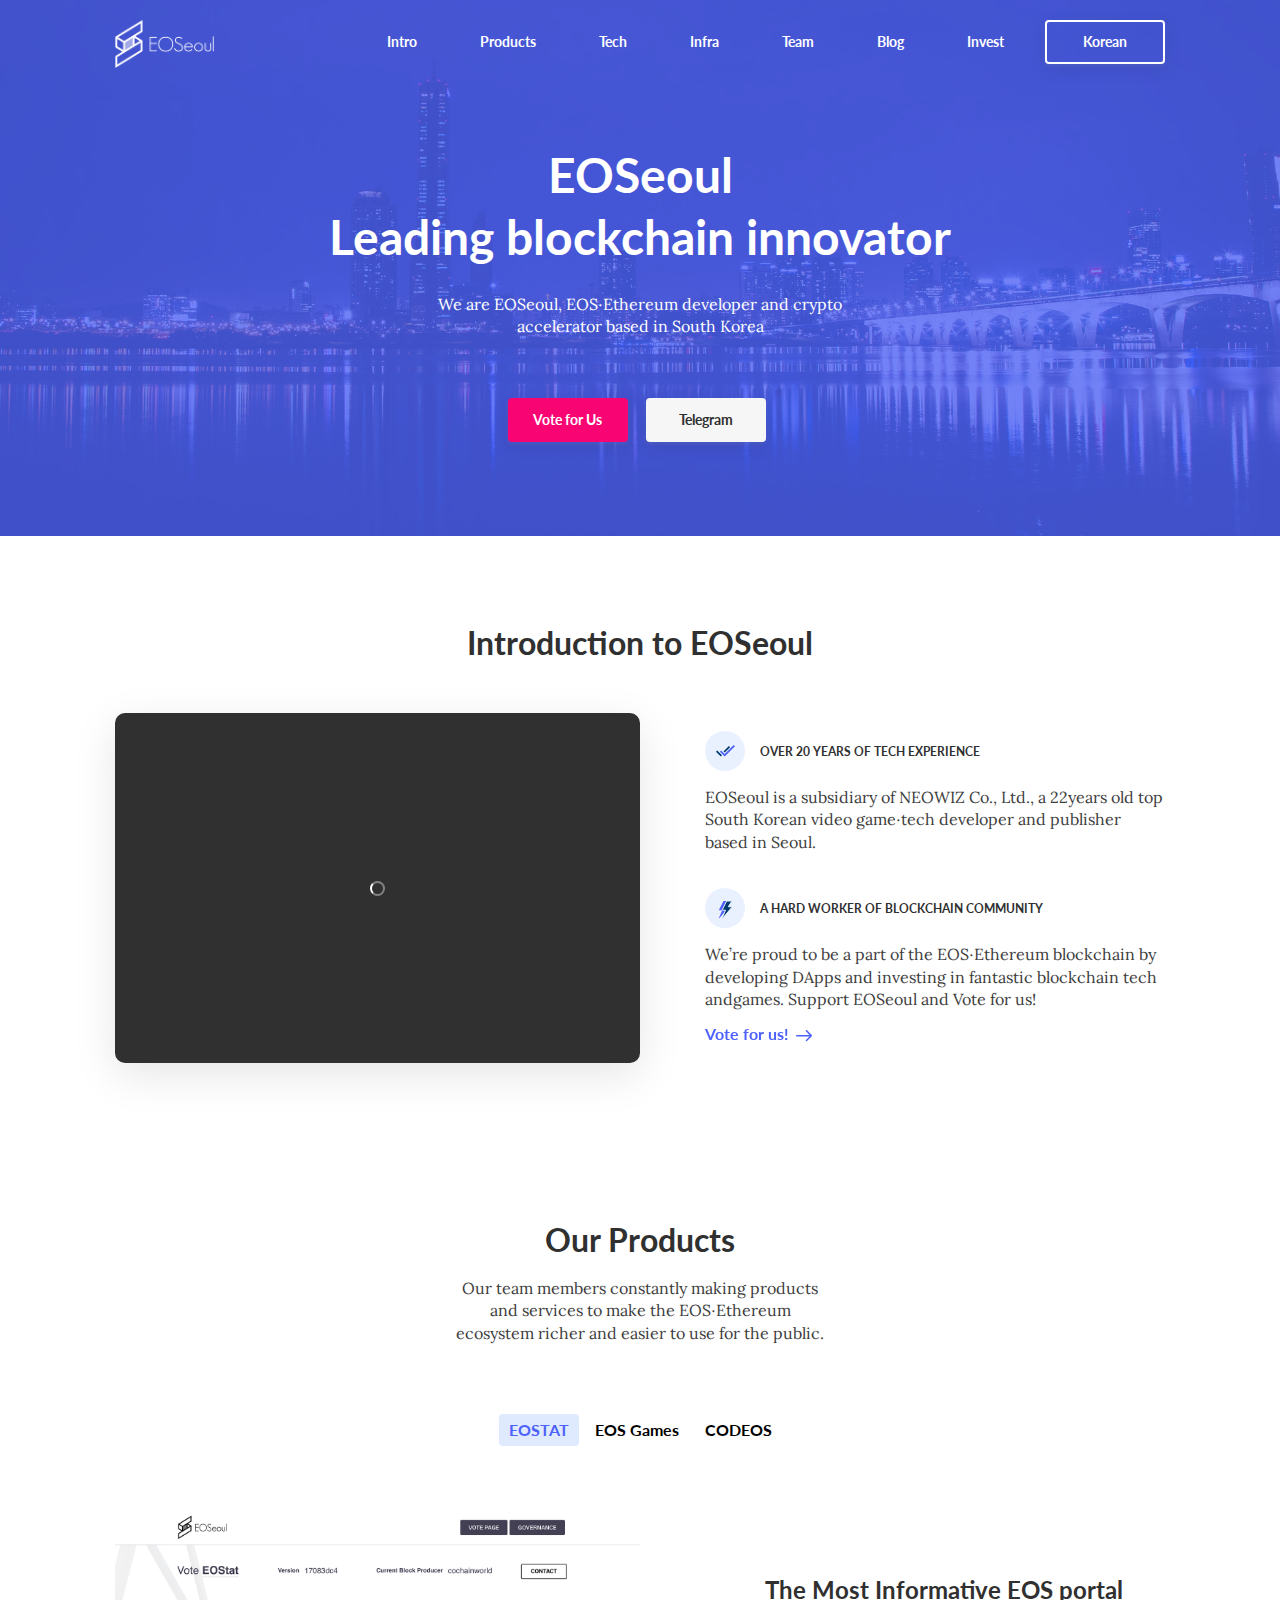
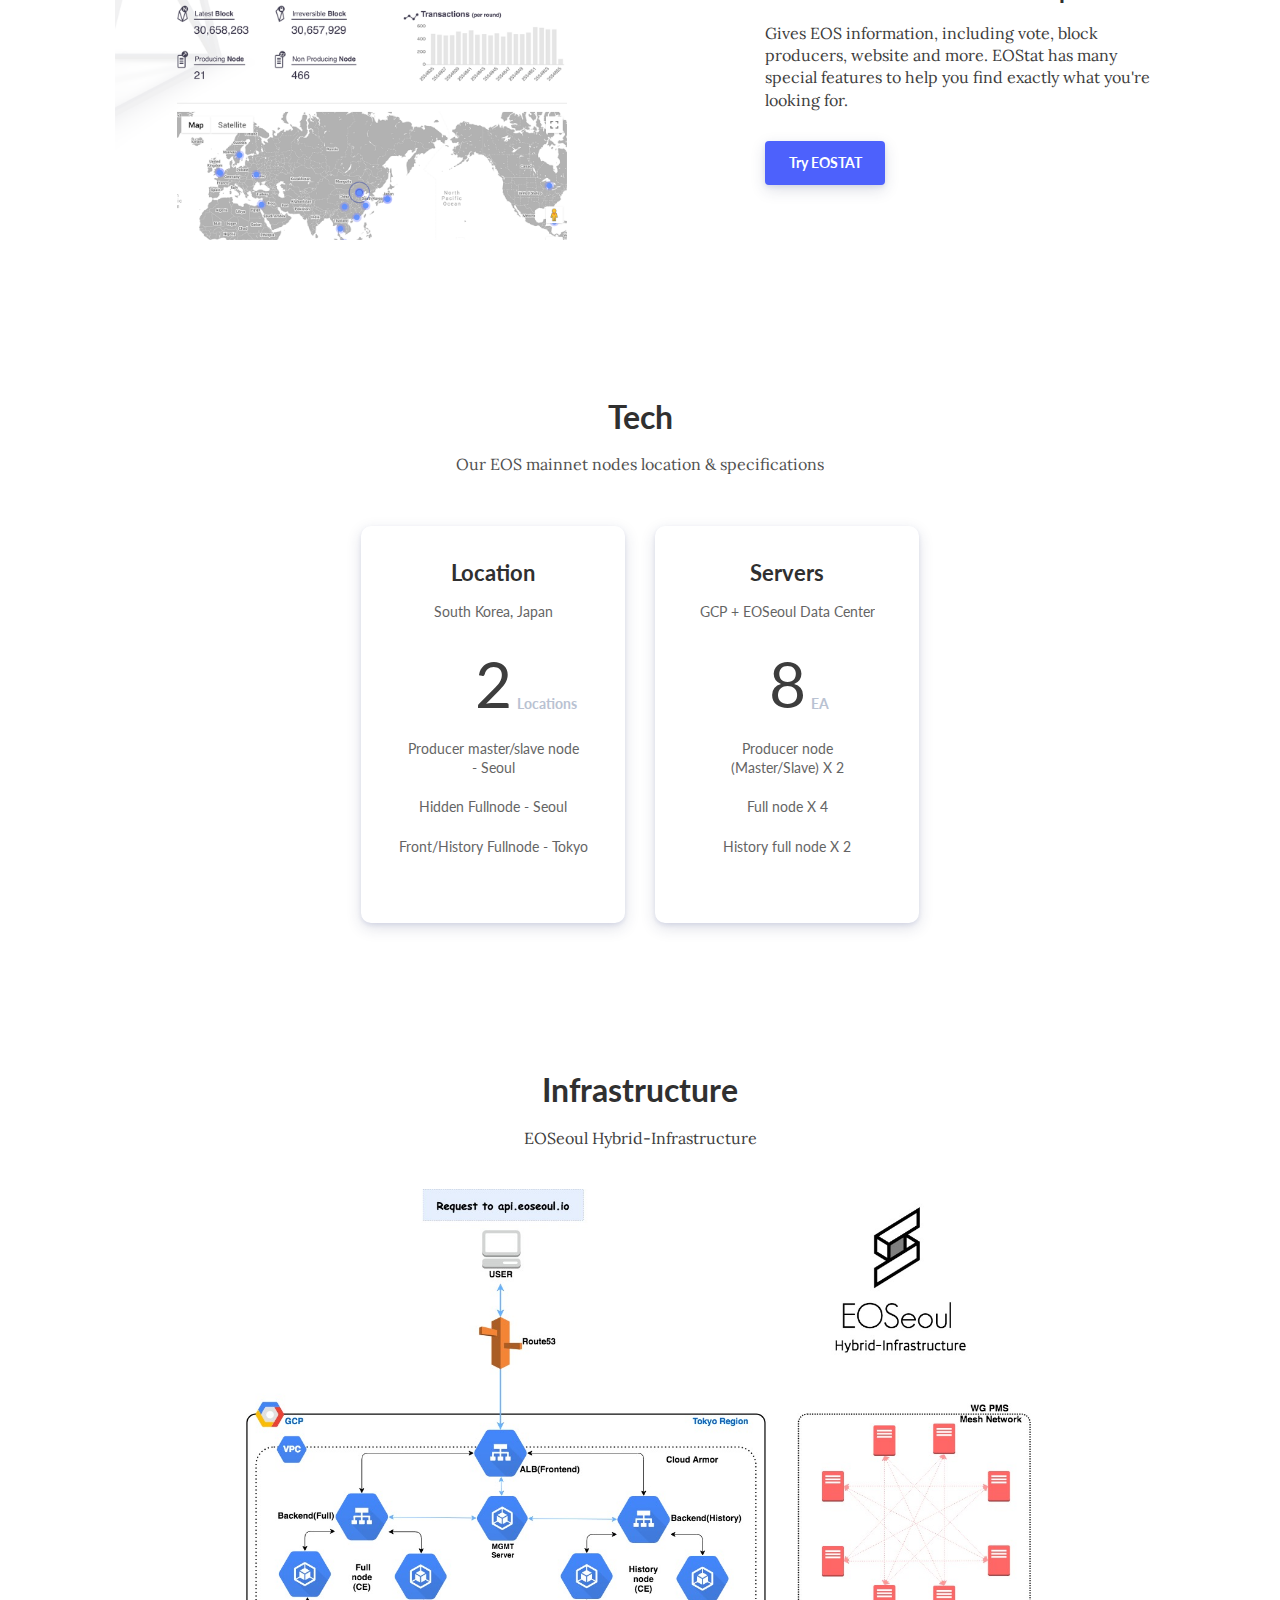
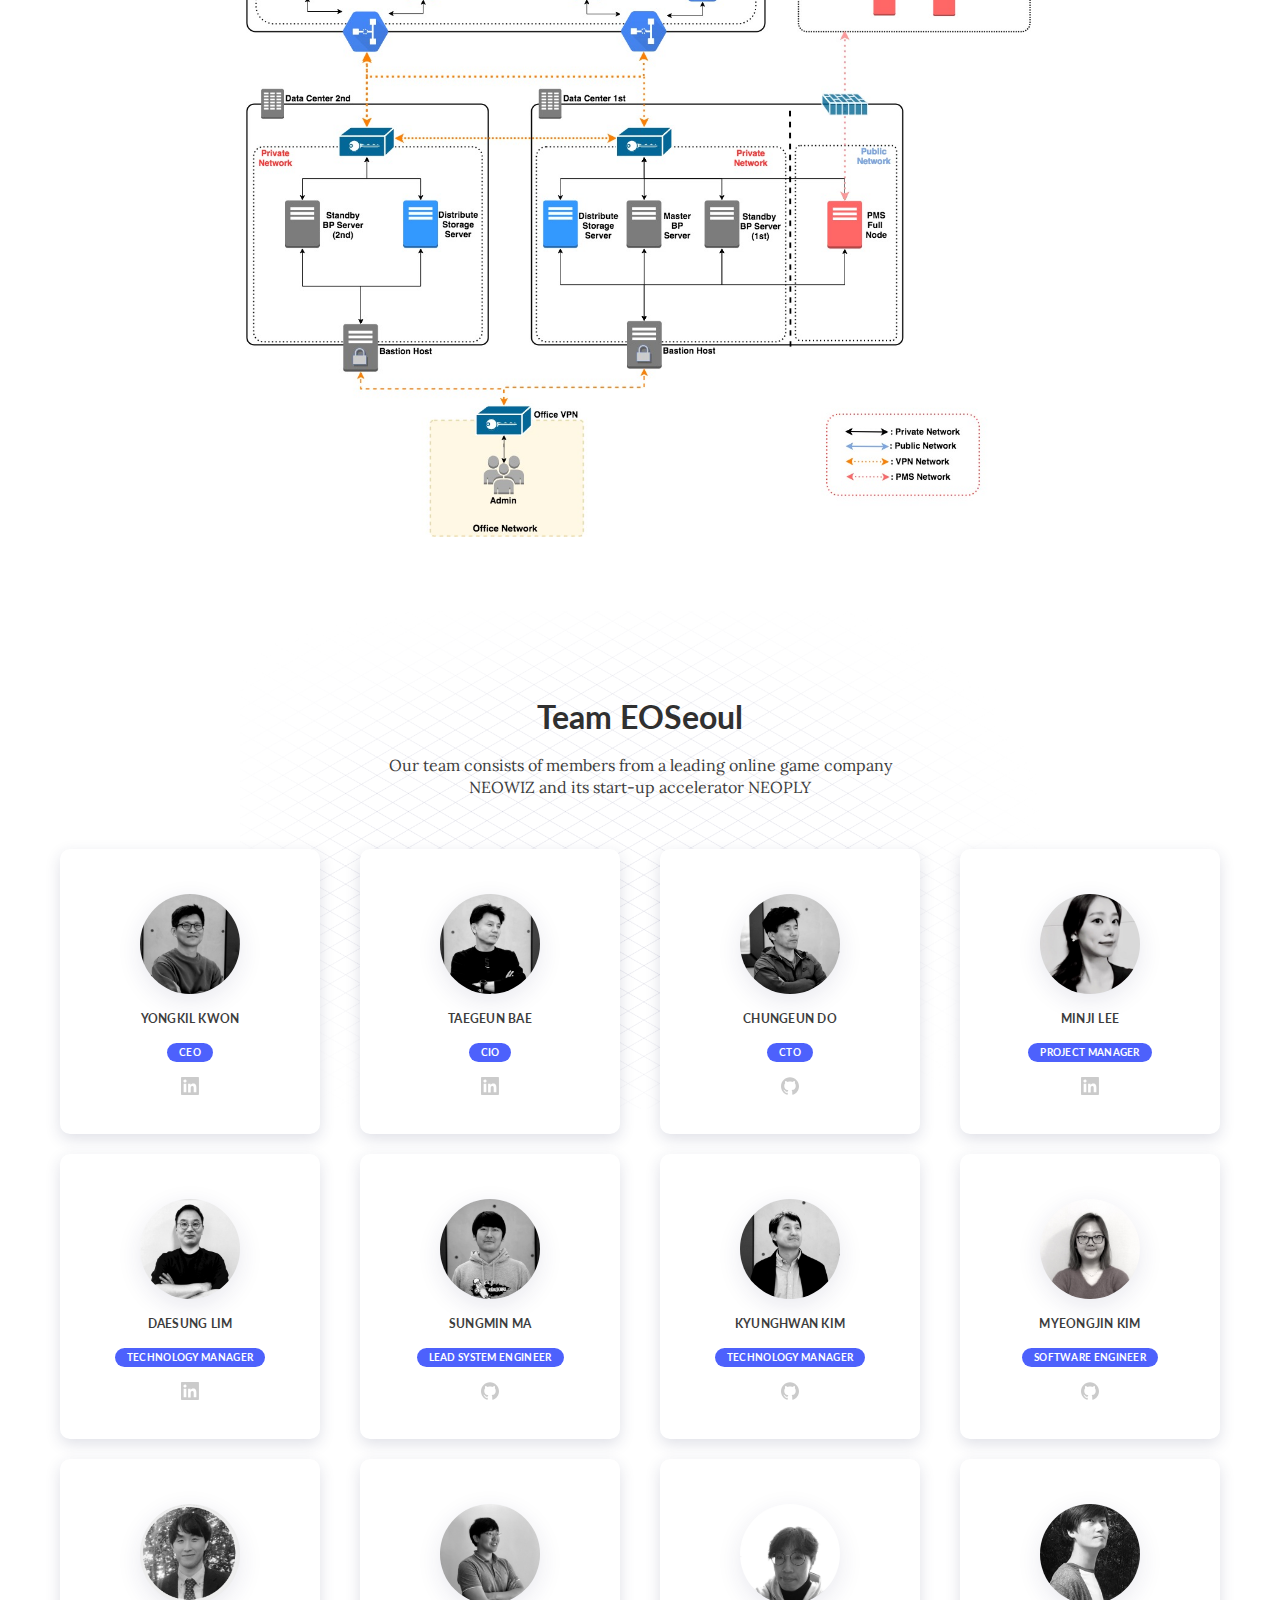
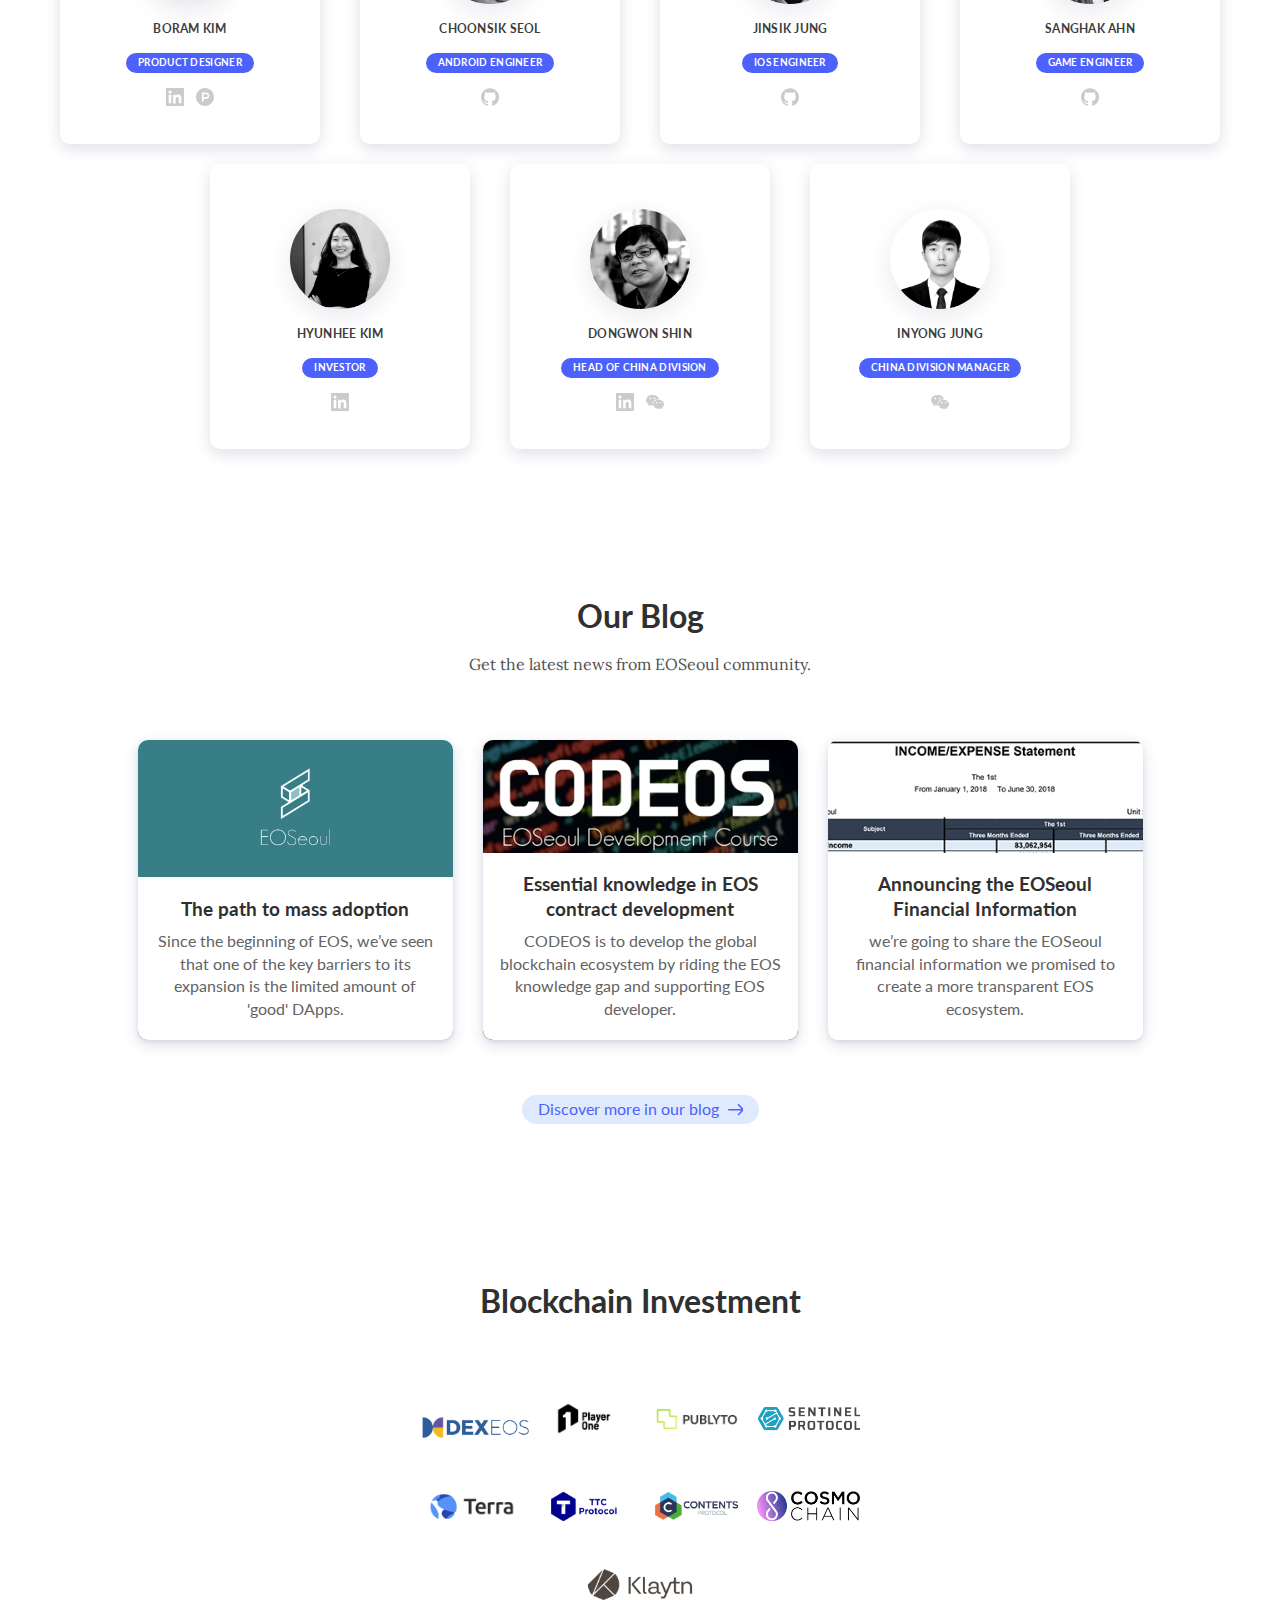
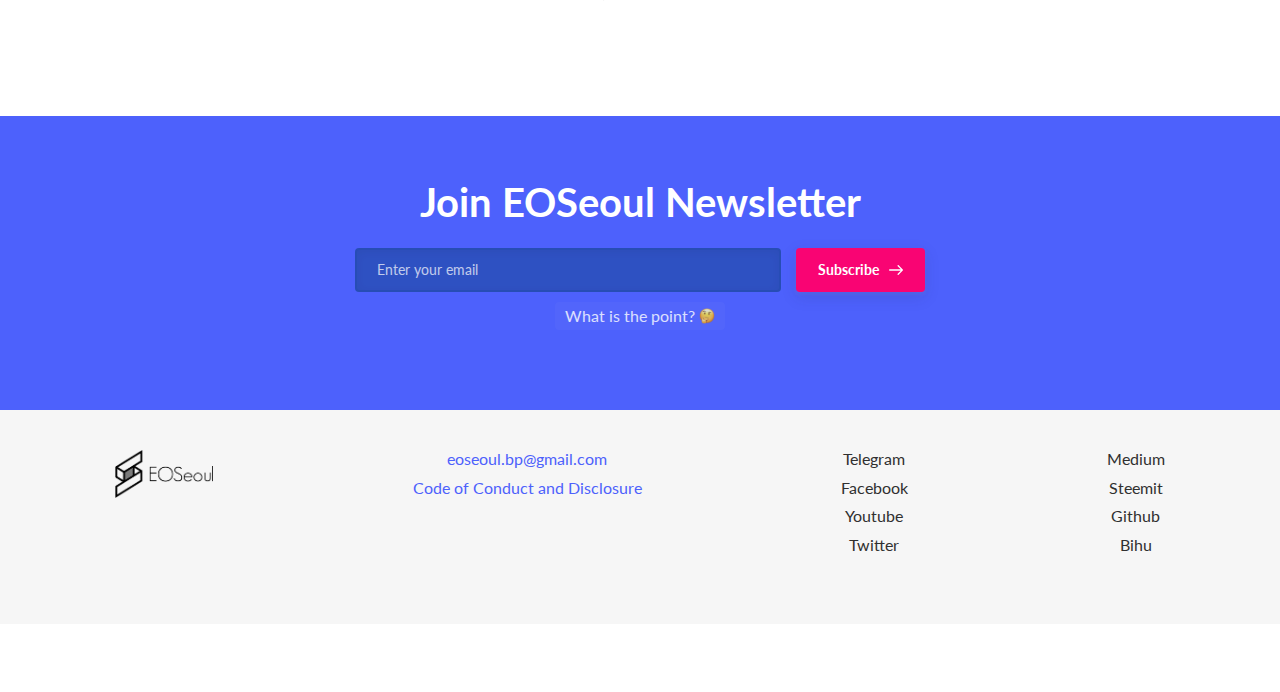
<file: index.html>
<!DOCTYPE html>
<html>
  <head>
    <meta charset="utf-8">
    <meta name="viewport" content="width=device-width, initial-scale=1">
    <link rel="stylesheet" href="css/main.css">
    <meta property="og:title" content="EOSeoul, Blockchain Tech Innovator">
    <meta property="og:description" content="We are EOSeoul, EOS∙Ethereum developer and crypto accelerator based in South Korea">
    <meta property="og:image" content="https://eoseoul.io/thum.png">
    <meta property="og:url" content="https://eoseoul.io/index.html">
    <script src="js/main.js" defer></script>
    <link href="https://fonts.googleapis.com/css?family=Lato:400,700|Lora" rel="stylesheet">
    <link rel="icon" type="image/png" href="favicon-32x32.png" sizes="32x32" />
    <link rel="icon" type="image/png" href="favicon-16x16.png" sizes="16x16" />
    <meta name="generator" content="EOSeoul" />
    <title>EOSeoul, Blockchain Tech Innovator</title>
  </head>
  <body>
<!-- START OF: Header 55 =====-->
<header class="header-55 js-scroll-this-box">
  <div class="header-55__box" style="background-image: url(img/other/background.jpg)">
    <div class="header-55__overlay">
      <!-- START OF: Nav 1 =====-->
      <nav class="nav-01">
        <div class="container">
          <div class="nav-01__box">
            <div class="nav-01__logo"><a class="nav-01__link" href="index.html" target="self">
                <img class="nav-01__logo_img" src="img/logos/eoseoul_bi.png" alt="Logo"/>
                <!--Or uncomment this <span> to have a word-logo.-->
                <!--span.nav-01__logo_text.white-text
                | Unicorn
                
                --></a></div>
            <div class="nav-01__links js-menu">
              <ul class="nav-01__list">
                <li class="nav-01__item"><a class="button   button--white-outline  button--empty js-scroll-to-id " href="#intro"><span>Intro</span></a>
                </li>
                <li class="nav-01__item"><a class="button   button--white-outline  button--empty js-scroll-to-id " href="#products"><span>Products</span></a>
                </li>
                <li class="nav-01__item"><a class="button   button--white-outline  button--empty js-scroll-to-id " href="#tech"><span>Tech</span></a>
                </li>
                <li class="nav-01__item"><a class="button   button--white-outline  button--empty js-scroll-to-id " href="#infra"><span>Infra</span></a>
                </li>
                <li class="nav-01__item"><a class="button   button--white-outline  button--empty js-scroll-to-id " href="#team"><span>Team</span></a>
                </li>
                <li class="nav-01__item"><a class="button   button--white-outline  button--empty js-scroll-to-id " href="#blog"><span>Blog</span></a>
                </li>
                <li class="nav-01__item"><a class="button   button--white-outline  button--empty js-scroll-to-id " href="#invest"><span>Invest</span></a>
                </li>
                <li class="nav-01__item"><a class="button   button--white-outline " href="index_korean.html" target="_self"><span>Korean</span></a>
                </li>
              </ul>
              <div class="nav-01__burger">
                <button class="burger js-open-menu" type="button">
                  <div class="burger__box">
                    <div class="burger__inner"></div>
                  </div>
                </button>
              </div>
            </div>
          </div>
        </div>
      </nav>
      <!-- ===== END OF: Nav 1-->
      <div class="container container--mid header-55__container">
        <div class="header-55__card header-55__card--top">
          <div class="header-55__card_content">
            <h1 class="heading heading--accent header-55__heading white-text">EOSeoul<br>Leading blockchain innovator</h1>
            <p class="header-55__text white-text">We are EOSeoul, EOS∙Ethereum developer and crypto accelerator based in South Korea</p>
            <div class="header-04__buttons buttons-set">
                <ul class="buttons-set__list">
                  <li class="buttons-set__item"><a class="button   button--alt-accent-bg " href="https://portal.eoseoul.io/votelogin" target="_blank"><span>Vote for Us</span></a>
                  </li>
                  <li class="buttons-set__item">
                          <a class="button button--white-bg " href="https://t.me/eoseoul" target="_blank"><span>Telegram</span></a>
                  </li>
                </ul>
              </div>
          </div>
        </div>
      </div>
    </div>
  </div>
</header>
<!-- ===== END OF: Header 55-->
<!-- START OF: Video 02 =====-->
<div class="video-02" id="intro">
  <div class="container container--small">
    <div class="title-box title-box--center">
      <h2 class="heading">Introduction to EOSeoul</h2>
    </div>
  </div>
  <div class="container">
    <div class="video-02__wrapper">
      <div class="video-02__item">
        <iframe class="video-02__iframe" src="https://www.youtube.com/embed/77w4xDtWX7Q?rel=0" frameborder="0" allow="autoplay; encrypted-media" allowfullscreen=""></iframe>
        <div class="spinner"></div>
      </div>
      <div class="video-02__text_box">
        <div class="feature">
          <h3 class="feature__title"><img class="feature__icon" src="img/icons/abstract_icons/abstract-icon-7.svg"/><span class="feature__title_text">Over 20 years of tech experience</span>
          </h3>
          <p class="feature__content"><span>EOSeoul is a subsidiary of NEOWIZ Co., Ltd., a 22years old top South Korean video game∙tech developer and publisher based in Seoul.</span></p>
        </div>
        <div class="feature">
          <h3 class="feature__title"><img class="feature__icon" src="img/icons/abstract_icons/abstract-icon-8.svg"/><span class="feature__title_text">A hard worker of blockchain community</span>
          </h3>
          <p class="feature__content"><span>We’re proud to be a part of the EOS∙Ethereum blockchain by developing DApps and investing in fantastic blockchain tech andgames. Support EOSeoul and Vote for us!</span></p><a class="feature__link" href="https://portal.eoseoul.io/votelogin" target="_blank"><span>Vote for us!</span><span class="icon"><svg viewBox="0 0 13 10" xmlns="http://www.w3.org/2000/svg"><path d="M12.823 4.164L8.954.182a.592.592 0 0 0-.854 0 .635.635 0 0 0 0 .88l2.836 2.92H.604A.614.614 0 0 0 0 4.604c0 .344.27.622.604.622h10.332L8.1 8.146a.635.635 0 0 0 0 .88.594.594 0 0 0 .854 0l3.869-3.982a.635.635 0 0 0 0-.88z" fill-rule="nonzero" fill="#00396B"/></svg></span></a>
        </div>
      </div>
    </div>
  </div>
</div>
<!-- ===== END OF: Video 02-->
<!-- START OF: Tabs 03 =====-->
<div class="tabs-03" id="products">
    <div class="container container--xsmall">
      <div class="tabs-03__title_box">
        <h1 class="heading">Our Products</h1>
        <p>Our team members constantly making products and services to make the EOS∙Ethereum ecosystem richer and easier to use for the public.</p>
      </div>
    </div>
    <div class="container">
      <div class="tabs-03__box">
        <ul class="tabs-03__buttons_list">
          <li class="tab">
            <button class="tab__button  state-active-tab js-open-tab" type="button" data-index="tab-12" data-group="my-images-group-45">EOSTAT</button>
          </li>
          <li class="tab">
            <button class="tab__button js-open-tab" type="button" data-index="tab-13" data-group="my-images-group-45">EOS Games</button>
          </li>
          <li class="tab">
            <button class="tab__button js-open-tab" type="button" data-index="tab-14" data-group="my-images-group-45">CODEOS</button>
          </li>
        </ul>
        <div class="tabs-03__item_container">
          <ul class="tabs-03__item_list js-tabs-item-list">
            <li class="tabs-03__item_box js-tab-content state-active-tab" data-index="tab-12" data-group="my-images-group-45">
              <div class="tabs-03__item js-tab-content-item"><img class="tabs-03__img js-lightbox-single-image" src="img/screenshots/eostat.png" data-width="1440" data-height="900"/>
                <div class="tabs-03__text">
                  <h2>The Most Informative EOS portal</h2>
                  <p>Gives EOS information, including vote, block producers, website and more. EOStat has many special features to help you find exactly what you're looking for.</p>
                  <div class="tabs-03__cta"><a class="button   button--accent-bg " href="https://portal.eoseoul.io/" target="_blank"><span>Try EOSTAT</span></a>
                  </div>
                </div>
              </div>
            </li>
            <li class="tabs-03__item_box js-tab-content" data-index="tab-13" data-group="my-images-group-45">
              <div class="tabs-03__item js-tab-content-item"><img class="tabs-03__img js-lightbox-single-image" src="img/screenshots/twcvreos.png" data-width="1440" data-height="900"/>
                <div class="tabs-03__text">
                  <h2>REAL games on the blockchain</h2>
                  <p>With a partnership of NEOWIZ, you can play the first EOS VR rhythm game TAPSONIC. Just play and enjoy the game with blockchain technology!</p>
                  <div class="tabs-03__cta"><a class="button   button--accent-bg " href="https://medium.com/eoseoul/eos-tapsonic-vr-the-worlds-first-eos-vr-game-launches-today-d6a999035169" target="_blank"><span>Learn More</span></a>
                  </div>
                </div>
              </div>
            </li>
            <li class="tabs-03__item_box js-tab-content" data-index="tab-14" data-group="my-images-group-45">
              <div class="tabs-03__item js-tab-content-item"><img class="tabs-03__img js-lightbox-single-image" src="img/screenshots/codeos.png" data-width="1440" data-height="900"/>
                <div class="tabs-03__text">
                  <h2>EOSeoul Development Course</h2>
                  <p>CODEOS is to develop the global blockchain ecosystem by riding the EOS knowledge gap and supporting EOS developer.</p>
                  <div class="tabs-03__cta"><a class="button   button--accent-bg " href="https://medium.com/eoseoul/codeos-essential-knowledge-in-eos-contact-development-9c9b1bf26d0c" target="_blank"><span>Learn More</span></a>
                  </div>
                </div>
              </div>
            </li>
          </ul>
        </div>
      </div>
    </div>
  </div>
  <!-- ===== END OF: Tabs 03-->
<!-- START OF: Pricing 04 =====-->
<div class="pricing-04" id="tech">
    <div class="container container--small">
      <div class="title-box title-box--center">
        <h2 class="heading">Tech</h2>
        <p class="title-box__text">Our EOS mainnet nodes location & specifications</p>
      </div>
    </div>
    <div class="container">
    <div class="container container--max">
      <div class="pricing-04__cards_container">
        <ul class="pricing-04__cards_list">
          <li class="pricing-04__card_box">
            <div class="pricing-04__card">
              <h3 class="pricing-04__card_title">Location</h3>
              <div class="pricing-04__card_main_text">South Korea, Japan</div>
              <div class="pricing-04__price_box">
              <div class="pricing-04__price_item js-tab-content state-active-tab" data-index="yearly-price-1" data-group="my-pricing-group-12">
                  <div class="pricing-04__price">2</div>
                  <div class="pricing-04__period">Locations</div>
                </div>
              </div>
              <div class="pricing-04__card_text">Producer master/slave node<br>- Seoul<br><br>Hidden Fullnode - Seoul<br><br>Front/History Fullnode - Tokyo</div>
            </div>
          </li>
          <li class="pricing-04__card_box">
            <div class="pricing-04__card">
              <h3 class="pricing-04__card_title">Servers</h3>
              <div class="pricing-04__card_main_text">GCP + EOSeoul Data Center</div>
              <div class="pricing-04__price_box">
                <div class="pricing-04__price_item js-tab-content state-active-tab" data-index="yearly-price-1" data-group="my-pricing-group-12">
                    <div class="pricing-04__price">8</div>
                    <div class="pricing-04__period">EA</div>
                  </div>
                </div>
                <div class="pricing-04__card_text">Producer node<br>(Master/Slave) X 2<br><br>Full node X 4<br><br>History full node X 2</div>
            </div>
          </li>
        </ul>
      </div>
    </div>
  </div>
  <!-- ===== END OF: Pricing 04-->
    <!-- START OF: Photos 03 =====-->
<div class="photos-03" id="infra">
    <div class="container container--small">
      <div class="photos-03__title_box">
        <h1 class="heading">Infrastructure</h1>
        <p>EOSeoul Hybrid-Infrastructure</p>
      </div>
    </div>
    <div class="container">
      <div class="photos-03__img_box"><img class="photos-03__img" src="img/screenshots/infra.jpg"/></div>
    </div>
  </div>
  <!-- ===== END OF: Photos 03-->
<!-- START OF: Team 02 =====-->
<div class="team-02" id="team">
  <div class="container container--small">
    <div class="team-02__title_box"><img class="team-02__decoration" src="img/other/grid.png"/>
      <h1 class="heading">Team EOSeoul
      </h1>
      <p>Our team consists of members from a leading online game company NEOWIZ and its start-up accelerator NEOPLY</p>
    </div>
  </div>
  <ul class="team-02__list">
    <li class="team-02__person">
      <div class="team-02__person_box">
        <div class="team-02__person_img" style="background-image: url(img/photos/yongil.png)"></div>
        <div class="team-02__person_name">Yongkil Kwon</div>
        <div class="team-02__person_tag"><span class="tag   tag--"><span class="tag__text">CEO</span></span>
        </div>
        <div class="team-02__person_social">
          <div class="social-buttons">
            <ul class="social-buttons__list">
              <li class="social-buttons__item"><a class="social-buttons__link" href="https://www.linkedin.com/in/yongkilkwon/" target="_blank"><img class="social-buttons__icon" src="img/icons/social/black/linkedin.svg"/></a></li>
            </ul>
          </div>
        </div>
      </div>
    </li>
    <li class="team-02__person">
      <div class="team-02__person_box">
        <div class="team-02__person_img" style="background-image: url(img/photos/taeguen.jpg)"></div>
        <div class="team-02__person_name">Taegeun Bae</div>
        <div class="team-02__person_tag"><span class="tag   tag--"><span class="tag__text">CIO</span></span>
        </div>
        <div class="team-02__person_social">
          <div class="social-buttons">
            <ul class="social-buttons__list">
              <li class="social-buttons__item"><a class="social-buttons__link" href="https://www.linkedin.com/in/taegeun-bae-8830246a/" target="_blank"><img class="social-buttons__icon" src="img/icons/social/black/linkedin.svg"/></a></li>
            </ul>
          </div>
        </div>
      </div>
    </li>
    <li class="team-02__person">
      <div class="team-02__person_box">
        <div class="team-02__person_img" style="background-image: url(img/photos/chungeun.jpg)"></div>
        <div class="team-02__person_name">Chungeun Do</div>
        <div class="team-02__person_tag"><span class="tag   tag--"><span class="tag__text">CTO</span></span>
        </div>
        <div class="team-02__person_social"> 
          <div class="social-buttons">
            <ul class="social-buttons__list">
              <li class="social-buttons__item"><a class="social-buttons__link" href="https://github.com/yepp4you" target="_blank"><img class="social-buttons__icon" src="img/icons/social/black/github.svg"/></a></li>
            </ul>
          </div>
        </div>
      </div>
    </li>
    <li class="team-02__person">
      <div class="team-02__person_box">
        <div class="team-02__person_img" style="background-image: url(img/photos/minji.jpg)"></div>
        <div class="team-02__person_name">Minji Lee</div>
        <div class="team-02__person_tag"><span class="tag   tag--"><span class="tag__text">Project Manager</span></span>
        </div>
        <div class="team-02__person_social">
          <div class="social-buttons">
            <ul class="social-buttons__list">
              <li class="social-buttons__item"><a class="social-buttons__link" href="https://www.linkedin.com/in/minji-lee-832858106" target="_blank"><img class="social-buttons__icon" src="img/icons/social/black/linkedin.svg"/></a></li>
            </ul>
          </div>
        </div>
      </div>
    </li>
    <li class="team-02__person">
      <div class="team-02__person_box">
        <div class="team-02__person_img" style="background-image: url(img/photos/daesung.png)"></div>
        <div class="team-02__person_name">Daesung Lim</div>
        <div class="team-02__person_tag"><span class="tag   tag--"><span class="tag__text">Technology Manager</span></span>
        </div>
        <div class="team-02__person_social">
          <div class="social-buttons">
            <ul class="social-buttons__list">
              <li class="social-buttons__item"><a class="social-buttons__link" href="https://www.linkedin.com/in/daesung-lim-07895856/" target="_blank"><img class="social-buttons__icon" src="img/icons/social/black/linkedin.svg"/></a></li>
            </ul>
          </div>
        </div>
      </div>
    </li>
    <li class="team-02__person">
      <div class="team-02__person_box">
        <div class="team-02__person_img" style="background-image: url(img/photos/sungmin.jpg)"></div>
        <div class="team-02__person_name">Sungmin Ma</div>
        <div class="team-02__person_tag"><span class="tag   tag--"><span class="tag__text">Lead System Engineer</span></span>
        </div>
        <div class="team-02__person_social">
          <div class="social-buttons">
            <ul class="social-buttons__list">
              <li class="social-buttons__item"><a class="social-buttons__link" href="https://github.com/mrmsm" target="_blank"><img class="social-buttons__icon" src="img/icons/social/black/github.svg"/></a></li>
            </ul>
          </div>
        </div>
      </div>
    </li>
    <li class="team-02__person">
      <div class="team-02__person_box">
        <div class="team-02__person_img" style="background-image: url(img/photos/khwan.jpg)"></div>
        <div class="team-02__person_name">Kyunghwan Kim</div>
        <div class="team-02__person_tag"><span class="tag   tag--"><span class="tag__text">Technology Manager</span></span>
        </div>
        <div class="team-02__person_social">
          <div class="social-buttons">
            <ul class="social-buttons__list">
              <li class="social-buttons__item"><a class="social-buttons__link" href="https://github.com/redjade" target="_blank"><img class="social-buttons__icon" src="img/icons/social/black/github.svg"/></a></li>
            </ul>
          </div>
        </div>
      </div>
    </li>
    <li class="team-02__person">
      <div class="team-02__person_box">
        <div class="team-02__person_img" style="background-image: url(img/photos/myeongjin.jpg)"></div>
        <div class="team-02__person_name">Myeongjin Kim</div>
        <div class="team-02__person_tag"><span class="tag   tag--"><span class="tag__text">Software Engineer</span></span>
        </div>
        <div class="team-02__person_social">
          <div class="social-buttons">
            <ul class="social-buttons__list">
              <li class="social-buttons__item"><a class="social-buttons__link" href="https://github.com/pesl0523" target="_blank"><img class="social-buttons__icon" src="img/icons/social/black/github.svg"/></a></li>
            </ul>
          </div>
        </div>
      </div>
    </li>
    <li class="team-02__person">
      <div class="team-02__person_box">
        <div class="team-02__person_img" style="background-image: url(img/photos/brkim.png)"></div>
        <div class="team-02__person_name">Boram Kim</div>
        <div class="team-02__person_tag"><span class="tag   tag--"><span class="tag__text">Product Designer</span></span>
        </div>
        <div class="team-02__person_social">
          <div class="social-buttons">
            <ul class="social-buttons__list">
              <li class="social-buttons__item"><a class="social-buttons__link" href="https://www.linkedin.com/in/boram-k-b2530669/" target="_blank"><img class="social-buttons__icon" src="img/icons/social/black/linkedin.svg"/></a></li>
              <li class="social-buttons__item"><a class="social-buttons__link" href="https://www.producthunt.com/@bkim9324" target="_blank"><img class="social-buttons__icon" src="img/icons/social/black/product-hunt.svg"/></a></li>
            </ul>
          </div>
        </div>
      </div>
    </li>
    <li class="team-02__person">
      <div class="team-02__person_box">
        <div class="team-02__person_img" style="background-image: url(img/photos/csseol.png)"></div>
        <div class="team-02__person_name">ChoonSik Seol</div>
        <div class="team-02__person_tag"><span class="tag   tag--"><span class="tag__text">Android Engineer</span></span>
        </div>
        <div class="team-02__person_social">
          <div class="social-buttons">
            <ul class="social-buttons__list">
              <li class="social-buttons__item"><a class="social-buttons__link" href="https://github.com/SeolChoonSik" target="_blank"><img class="social-buttons__icon" src="img/icons/social/black/github.svg"/></a></li>
            </ul>
          </div>
        </div>
      </div>
    </li>
    <li class="team-02__person">
      <div class="team-02__person_box">
        <div class="team-02__person_img" style="background-image: url(img/photos/jinsik.jpg)"></div>
        <div class="team-02__person_name">JinSik Jung</div>
        <div class="team-02__person_tag"><span class="tag   tag--"><span class="tag__text">iOS Engineer</span></span>
        </div>
        <div class="team-02__person_social">
          <div class="social-buttons">
            <ul class="social-buttons__list">
              <li class="social-buttons__item"><a class="social-buttons__link" href="https://github.com/toypresent81" target="_blank"><img class="social-buttons__icon" src="img/icons/social/black/github.svg"/></a></li>
            </ul>
          </div>
        </div>
      </div>
    </li>
    <li class="team-02__person">
      <div class="team-02__person_box">
        <div class="team-02__person_img" style="background-image: url(img/photos/sanghak.png)"></div>
        <div class="team-02__person_name">SangHak Ahn</div>
        <div class="team-02__person_tag"><span class="tag   tag--"><span class="tag__text">Game Engineer</span></span>
        </div>
        <div class="team-02__person_social">
          <div class="social-buttons">
            <ul class="social-buttons__list">
              <li class="social-buttons__item"><a class="social-buttons__link" href="https://github.com/wwforever" target="_blank"><img class="social-buttons__icon" src="img/icons/social/black/github.svg"/></a></li>
            </ul>
          </div>
        </div>
      </div>
    </li>
    <li class="team-02__person">
      <div class="team-02__person_box">
        <div class="team-02__person_img" style="background-image: url(img/photos/hyunhee.jpg)"></div>
        <div class="team-02__person_name">Hyunhee Kim</div>
        <div class="team-02__person_tag"><span class="tag   tag--"><span class="tag__text">Investor</span></span>
        </div>
        <div class="team-02__person_social">
          <div class="social-buttons">
            <ul class="social-buttons__list">
              <li class="social-buttons__item"><a class="social-buttons__link" href="https://www.linkedin.com/in/hyunhee-kim-b49484128/" target="_blank"><img class="social-buttons__icon" src="img/icons/social/black/linkedin.svg"/></a></li>
            </ul>
          </div>
        </div>
      </div>
    </li>
    <li class="team-02__person">
      <div class="team-02__person_box">
        <div class="team-02__person_img" style="background-image: url(img/photos/donwon.jpg)"></div>
        <div class="team-02__person_name">Dongwon Shin</div>
        <div class="team-02__person_tag"><span class="tag   tag--"><span class="tag__text">Head of China Division</span></span>
        </div>
        <div class="team-02__person_social">
          <div class="social-buttons">
            <ul class="social-buttons__list">
              <li class="social-buttons__item"><a class="social-buttons__link" href="https://www.linkedin.com/in/eliotshin/" target="_blank"><img class="social-buttons__icon" src="img/icons/social/black/linkedin.svg"/></a></li>
              <li class="social-buttons__item"><a class="social-buttons__link" href="img/photos/dongwon_wc.png" target="_blank"><img class="social-buttons__icon" src="img/icons/social/black/wechat.png"/></a></li>
            </ul>
          </div>
        </div>
      </div>
    </li>
    <li class="team-02__person">
      <div class="team-02__person_box">
        <div class="team-02__person_img" style="background-image: url(img/photos/inyong.jpg)"></div>
        <div class="team-02__person_name">Inyong Jung</div>
        <div class="team-02__person_tag"><span class="tag   tag--"><span class="tag__text">China Division Manager</span></span>
        </div>
        <div class="team-02__person_social">
          <div class="social-buttons">
            <ul class="social-buttons__list">
              <li class="social-buttons__item"><a class="social-buttons__link" href="img/photos/inyong_wc.png" target="_blank"><img class="social-buttons__icon" src="img/icons/social/black/wechat.png"/></a></li>
            </ul>
          </div>
        </div>
      </div>
    </li>
  </ul>
</div>
<!-- ===== END OF: Team 02-->
<!-- START OF: Posts 01 =====-->
<div class="posts-01" id="blog">
  <div class="container container--small">
    <div class="title-box title-box--center">
      <h2 class="heading">Our Blog</h2>
      <p class="title-box__text">Get the latest news from EOSeoul community.</p>
    </div>
  </div>
  <div class="container">
    <div class="posts-01__wrapper"><a class="posts-01__item" href="https://medium.com/eoseoul/eoseoul-the-path-to-mass-adoption-b63dde7afc3b" target="_blank">
        <div class="posts-01__img" style="background-image: url(img/photos/path.png?ixlib=rb-0.3.5&amp;ixid=eyJhcHBfaWQiOjEyMDd9&amp;s=5b703c6052b95e9f418a9025296bdc0c&amp;auto=format&amp;fit=crop&amp;w=500&amp;q=60)">
          <div class="posts-01__text">
            <h3 class="posts-01__title">The path to mass adoption</h3>
            <div class="posts-01__info">Since the beginning of EOS, we’ve seen that one of the key barriers to its expansion is the limited amount of 'good' DApps.</div>
          </div>
        </div></a><a class="posts-01__item" href="https://medium.com/eoseoul/codeos-essential-knowledge-in-eos-contact-development-9c9b1bf26d0c" target="_blank">
        <div class="posts-01__img" style="background-image: url(img/photos/codeos.png?ixlib=rb-0.3.5&amp;ixid=eyJhcHBfaWQiOjEyMDd9&amp;s=7e13caad7ae643c8ec2b60c3788d2075&amp;auto=format&amp;fit=crop&amp;w=500&amp;q=60)">
          <div class="posts-01__text">
            <h3 class="posts-01__title">Essential knowledge in EOS contract development</h3>
            <div class="posts-01__info">CODEOS is to develop the global blockchain ecosystem by riding the EOS knowledge gap and supporting EOS developer.</div>
          </div>
        </div></a><a class="posts-01__item" href="https://medium.com/eoseoul/announcing-the-eoseoul-financial-information-8c9428285d78" target="_blank">
        <div class="posts-01__img" style="background-image: url(img/photos/statement.png?ixlib=rb-0.3.5&amp;ixid=eyJhcHBfaWQiOjEyMDd9&amp;s=91b5904019e2c1448a0609eba936ef81&amp;auto=format&amp;fit=crop&amp;w=500&amp;q=60)">
          <div class="posts-01__text">
            <h3 class="posts-01__title">Announcing the EOSeoul Financial Information</h3>
            <div class="posts-01__info">we’re going to share the EOSeoul financial information we promised to create a more transparent EOS ecosystem.</div>
          </div>
        </div></a></div>
    <div class="posts-01__link"><a class="pill-link  pill-link--blue " href="https://medium.com/eoseoul" target="_blank"><span class="pill-link__text">Discover more in our blog</span><span class="pill-link__icon"><span class="icon"><svg viewBox="0 0 13 10" xmlns="http://www.w3.org/2000/svg"><path d="M12.823 4.164L8.954.182a.592.592 0 0 0-.854 0 .635.635 0 0 0 0 .88l2.836 2.92H.604A.614.614 0 0 0 0 4.604c0 .344.27.622.604.622h10.332L8.1 8.146a.635.635 0 0 0 0 .88.594.594 0 0 0 .854 0l3.869-3.982a.635.635 0 0 0 0-.88z" fill-rule="nonzero" fill="#00396B"/></svg></span></span></a>
    </div>
  </div>
</div>
<!-- ===== END OF: Posts 01-->
<!-- START OF: Clients 01 =====-->
<div class="clients-01" id="invest">
  <div class="container container--xsmall">
    <h2 class="heading">Blockchain Investment</h2>
  </div>
  <div class="container container--small">
    <ul class="clients-01__list">
      <!--Please specify the height of each logo manually.-->
      <li class="clients-01__item"><img class="clients-01__logo"/><a href="https://dexeos.io/" target="_blank"><img src="img/logos/companies/invest/dexeos.png" height="35"/></a></li>
      <li class="clients-01__item"><img class="clients-01__logo"/><a href="https://playerone.id/#intro" target="_blank"><img src="img/logos/companies/invest/playerone.png" height="35"/></a></li>
      <li class="clients-01__item"><img class="clients-01__logo"/><a href="http://publyto.io/" target="_blank"><img src="img/logos/companies/invest/pub.png" height="35"/></a></li>
      <li class="clients-01__item"><img class="clients-01__logo"/><a href="https://sentinelprotocol.io/" target="_blank"><img src="img/logos/companies/invest/sentinel.png" height="35"/></a></li>
      <li class="clients-01__item"><img class="clients-01__logo"/><a href="https://terra.money/" target="_blank"><img src="img/logos/companies/invest/terra.png" height="35"/></a></li>
      <li class="clients-01__item"><img class="clients-01__logo"/><a href="https://www.ttc.eco/" target="_blank"><img src="img/logos/companies/invest/ttc.png" height="35"/></a></li>
      <li class="clients-01__item"><img class="clients-01__logo"/><a href="https://contentsprotocol.io/" target="_blank"><img src="img/logos/companies/invest/cpc.png" height="30"/></a></li>
      <li class="clients-01__item"><img class="clients-01__logo"/><a href="https://cosmochain.io/en/" target="_blank"><img src="img/logos/companies/invest/cosmo.png" height="30"/></a></li>
      <li class="clients-01__item"><img class="clients-01__logo"/><a href="https://www.klaytn.com/" target="_blank"><img src="img/logos/companies/invest/klaytn.png" height="35"/></a></li>
    </ul>
  </div>
</div>
<!-- ===== END OF: Clients 01-->
<!-- START OF: Email form 01 =====-->
<div class="cta_form-01">
  <div class="container cta_form-01__container">
    <div class="cta_form-01__heading_box">
      <h2 class="heading heading--big cta_form-01__heading white-text">
        <div class="cta_form-01__tag">
        </div>Join EOSeoul Newsletter
      </h2>
    </div>
    <div class="cta_form-01__form_box">
      <!-- START OF: mailchimp form =====
      // If you need help with setting up the MailChimp form you can check the handy guides: https://unicornplatform.com/blog/category/guides-%F0%9F%8D%93/
      // If you need an assistance of a tech guy, simply ask in the chat on website or join Unicorn Platform Slack channel.
      -->
      <form class="form js-subscribe-mailchimp-form" action="https://eoseoul.us19.list-manage.com/subscribe/post?u=ca78bec3e805cf35419d92013&amp;id=015d37f9c7" method="post">
        <div class="form__inputs">
          <div class="form__input">
            <input class="text-input js-email-input text-input--black " type="email" name="EMAIL" placeholder="Enter your email"/>
            <div class="form__messages">
              <div class="message message--engaging js-message js-engaging-message" data-index="email-form-15">
                <div class="message__box">
                  <button class="message__close js-close-message" type="button"><img class="message__close_icon" src="img/icons/corner-top--blue.svg"/></button>
                  <div class="message__body">
                    <div class="message__in">
                      <div class="message__bubble">
                        <div class="message__bubble_text">Exciting EOSeoul product updates.</div>
                      </div>
                      <div class="message__bubble">
                        <div class="message__bubble_text">The hottest stories from the blog.</div>
                      </div>
                      <div class="message__bubble">
                        <div class="message__bubble_text">Exclusive token airdrops!<img class="emoji  " src="img/emoji/smirking.png" alt="Emoji"/>
                        </div>
                      </div>
                    </div>
                    <div class="message__out">
                      <div class="message__out_box">
                        <div class="message__bubble">
                          <div class="message__bubble_text message__bubble_text--out js-reaction-text">
                            <!--updated via JS, no need to enter any text here-->
                          </div>
                        </div>
                      </div>
                    </div>
                  </div>
                  <div class="message__reply_box">
                    <div class="message__reply_word">Reply</div>
                    <div class="message__options">
                      <div class="message__option">
                        <button class="button js-react-on-message button--accent-bg " type="submit"><span class="button__text">I will join</span>
                        </button>
                      </div>
                      <div class="message__option">
                        <button class="button js-react-on-message button--accent-bg " type="submit"><span class="button__text">Sounds sexy!</span>
                        </button>
                      </div>
                    </div>
                  </div>
                </div>
              </div>
              <div class="message message--success js-message js-success-message">
                <div class="message__box">
                  <button class="message__close js-close-message" type="button"><img class="message__close_icon" src="img/icons/corner-top--blue.svg"/></button>
                  <div class="message__body">
                    <div class="message__in">
                      <div class="message__bubble">
                        <div class="message__bubble_text"><b>Success!</b> Welcome aboard!<img class="emoji  " src="img/emoji/laughing.png" alt="Emoji"/>Now go and confirm your subscription pls.
                        </div>
                      </div>
                      <div class="message__bubble">
                        <div class="message__bubble_text">BTW, we post our latest stories on Telegram and Medium. Join!</div>
                      </div>
                      <div class="message__bubble">
                        <div class="message__bubble_text"><a class="message__bubble_link" href="https://t.me/eoseoul">EOSeoul Official Telegram</a></div>
                      </div>
                      <div class="message__bubble">
                        <div class="message__bubble_text"><a class="message__bubble_link" href="https://medium.com/eoseoul">EOSeoul Medium Blog</a></div>
                      </div>
                    </div>
                    <div class="message__out">
                      <div class="message__out_box">
                        <div class="message__bubble">
                          <div class="message__bubble_text message__bubble_text--out js-reaction-text">Coming!</div>
                        </div>
                      </div>
                    </div>
                  </div>
                  <div class="message__reply_box">
                    <div class="message__reply_word">Reply</div>
                    <div class="message__options">
                      <div class="message__option">
                        <button class="button js-react-on-message button--emerald-bg " type="submit"><span class="button__text">Coming!</span>
                        </button>
                      </div>
                      <div class="message__option">
                        <button class="button js-react-on-message button--emerald-bg " type="submit"><span class="button__text">Got you there!</span>
                        </button>
                      </div>
                    </div>
                  </div>
                </div>
              </div>
              <div class="message message--error js-message js-error-message">
                <div class="message__box">
                  <button class="message__close js-close-message" type="button"><img class="message__close_icon" src="img/icons/corner-top--blue.svg"/></button>
                  <div class="message__body">
                    <div class="message__in">
                      <div class="message__bubble">
                        <div class="message__bubble_text"><b>Error.</b> Your form has not been submitted<img class="emoji  " src="img/emoji/cold_sweat.png" alt="Emoji"/>
                        </div>
                      </div>
                      <div class="message__bubble">
                        <div class="message__bubble_text">This is what the server says:
                          <div class="message__bubble_error js-error-message-text">There must be an @ at the beginning.</div>
                        </div>
                      </div>
                    </div>
                    <div class="message__out">
                      <div class="message__out_box">
                        <div class="message__bubble">
                          <div class="message__bubble_text message__bubble_text--out js-reaction-text">I will retry</div>
                        </div>
                      </div>
                    </div>
                  </div>
                  <div class="message__reply_box">
                    <div class="message__reply_word">Reply</div>
                    <div class="message__options">
                      <div class="message__option">
                        <button class="button js-react-on-message button--ruby-bg " type="submit"><span class="button__text">Uh oh!</span>
                        </button>
                      </div>
                      <div class="message__option">
                        <button class="button js-react-on-message button--ruby-bg " type="submit"><span class="button__text">I will retry</span>
                        </button>
                      </div>
                    </div>
                  </div>
                </div>
              </div>
            </div>
          </div>
          <div class="form__button">
            <button class="button js-submit-button button--alt-accent-bg " type="submit"><span class="button__text">Subscribe</span>
              <div class="spinner"></div>
              <div class="button__submit_success">
                <div class="button__success_circle"></div>
                <div><svg class="button__success_tick" width="13" height="13" viewBox="0 0 13 13" xmlns="http://www.w3.org/2000/svg"><path class="button__success_tick_path" stroke="#FFF" d="M0 8l5.119 3.873L11.709.381" fill="none" fill-rule="evenodd" stroke-linecap="square"/></svg></div>
              </div><span class="icon"><svg viewBox="0 0 13 10" xmlns="http://www.w3.org/2000/svg"><path d="M12.823 4.164L8.954.182a.592.592 0 0 0-.854 0 .635.635 0 0 0 0 .88l2.836 2.92H.604A.614.614 0 0 0 0 4.604c0 .344.27.622.604.622h10.332L8.1 8.146a.635.635 0 0 0 0 .88.594.594 0 0 0 .854 0l3.869-3.982a.635.635 0 0 0 0-.88z" fill-rule="nonzero" fill="#00396B"/></svg></span>
            </button>
          </div>
        </div>
        <div class="form__message_opener form__message_opener--black">
          <button class="form__message_opener_box js-open-engaging-message" type="button" data-index="email-form-15">What is the point?<img class="emoji  " src="img/emoji/thinking.png" alt="Emoji"/>
          </button>
        </div>
      </form>
      <!-- ===== END OF: mailchimp form-->
    </div>
  </div>
</div>
<!-- ===== END OF: Email form 01-->
<!-- START OF: Footer 01 =====-->
<div class="footer-01">
  <div class="container">
    <div class="footer-01__wrapper"><a class="footer-01__logo_link" href="index.html"><img class="footer-01__logo" src="img/logos/logo_black.png"/></a>
      <ul class="footer-01__list">
        <li class="footer-01__item"><a class="footer-01__link" href="mailto:eoseoul.bp@gmail.com" target="_blank">eoseoul.bp@gmail.com</a></li>
        <li class="footer-01__item"><a class="footer-01__link" href="conduct_disclosure.html" target="_blank">Code of Conduct and Disclosure</a></li>
      </ul>
      <ul class="footer-01__list">
        <li class="footer-01__item"><a class="footer-01__link footer-01__link--black" href="https://t.me/eoseoul" target="_blank">Telegram</a></li>
        <li class="footer-01__item"><a class="footer-01__link footer-01__link--black" href="https://www.facebook.com/EOSeoul.io/" target="_blank">Facebook</a></li>
        <li class="footer-01__item"><a class="footer-01__link footer-01__link--black" href="https://www.youtube.com/c/EOSeoul" target="_blank">Youtube</a></li>
        <li class="footer-01__item"><a class="footer-01__link footer-01__link--black" href="https://twitter.com/eoseoul_kor" target="_blank">Twitter</a></li>
      </ul>
      <ul class="footer-01__list">
        <li class="footer-01__item"><a class="footer-01__link footer-01__link--black" href="https://medium.com/eoseoul" target="_blank">Medium</a></li>
        <li class="footer-01__item"><a class="footer-01__link footer-01__link--black" href="https://steemit.com/@eoseoul" target="_blank">Steemit</a></li>
        <li class="footer-01__item"><a class="footer-01__link footer-01__link--black" href="https://github.com/eoseoul" target="_blank">Github</a></li>
        <li class="footer-01__item"><a class="footer-01__link footer-01__link--black" href="https://bihu.com/people/457572" target="_blank">Bihu</a></li>
      </ul>
    </div>
  </div>
</div>
<!-- ===== END OF: Footer 01-->
    <!-- This is the root element of the image gallery plugin - PhotoSwipe (https://github.com/dimsemenov/PhotoSwipe)-->
    <!-- Do not delete it.-->
    <!-- It's invisible to user.-->
    <div class="pswp" tabindex="-1" role="dialog" aria-hidden="true">
      <div class="pswp__bg"></div>
      <div class="pswp__scroll-wrap">
        <div class="pswp__container">
          <div class="pswp__item"></div>
          <div class="pswp__item"></div>
          <div class="pswp__item"></div>
        </div>
        <div class="pswp__ui pswp__ui--hidden">
          <div class="pswp__top-bar">
            <div class="pswp__counter"></div>
            <button class="pswp__button pswp__button--close" title="Close (Esc)"></button>
            <button class="pswp__button pswp__button--share" title="Share"></button>
            <button class="pswp__button pswp__button--fs" title="Toggle fullscreen"></button>
            <button class="pswp__button pswp__button--zoom" title="Zoom in/out"></button>
            <div class="pswp__preloader">
              <div class="pswp__preloader__icn">
                <div class="pswp__preloader__cut">
                  <div class="pswp__preloader__donut"></div>
                </div>
              </div>
            </div>
          </div>
          <div class="pswp__share-modal pswp__share-modal--hidden pswp__single-tap">
            <div class="pswp__share-tooltip"></div>
          </div>
          <button class="pswp__button pswp__button--arrow--left" title="Previous (arrow left)"></button>
          <button class="pswp__button pswp__button--arrow--right" title="Next (arrow right)"></button>
          <div class="pswp__caption">
            <div class="pswp__caption__center"></div>
          </div>
        </div>
      </div>
    </div>
  </body>
</html>
</file>
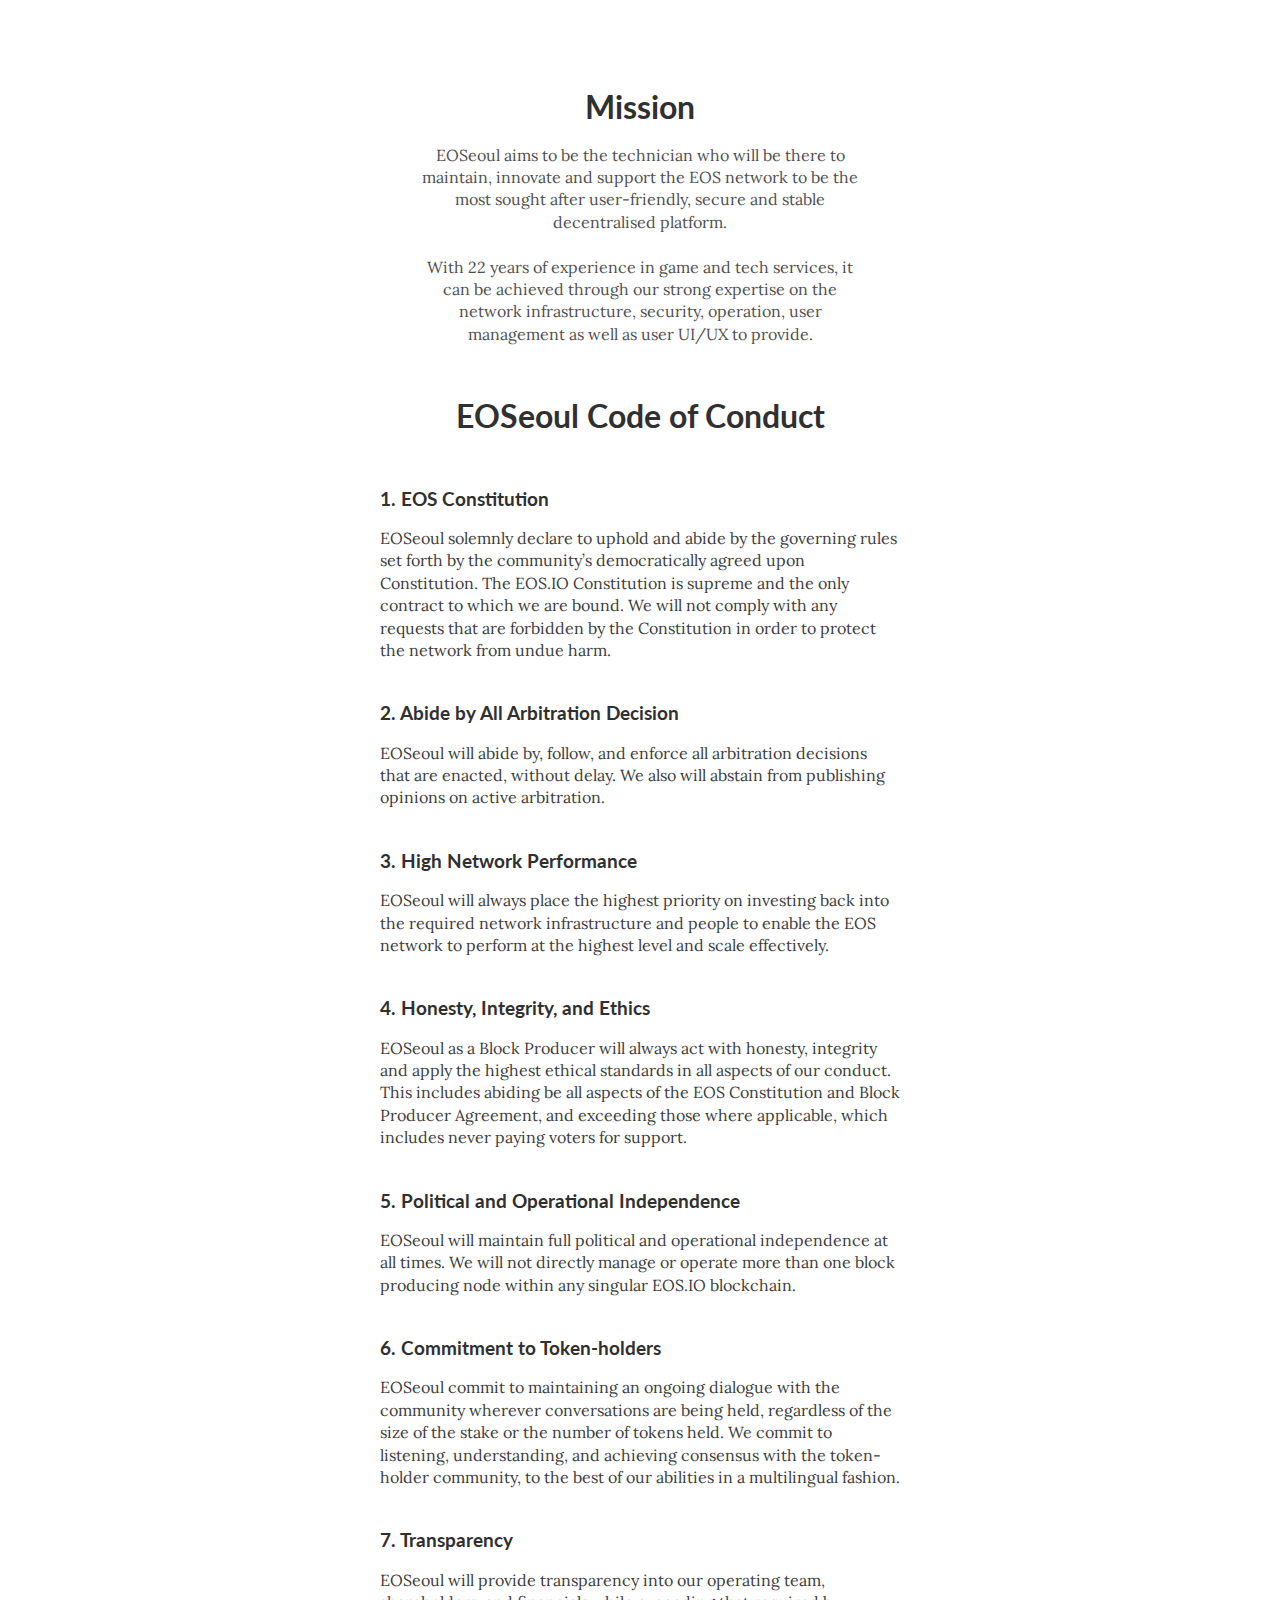
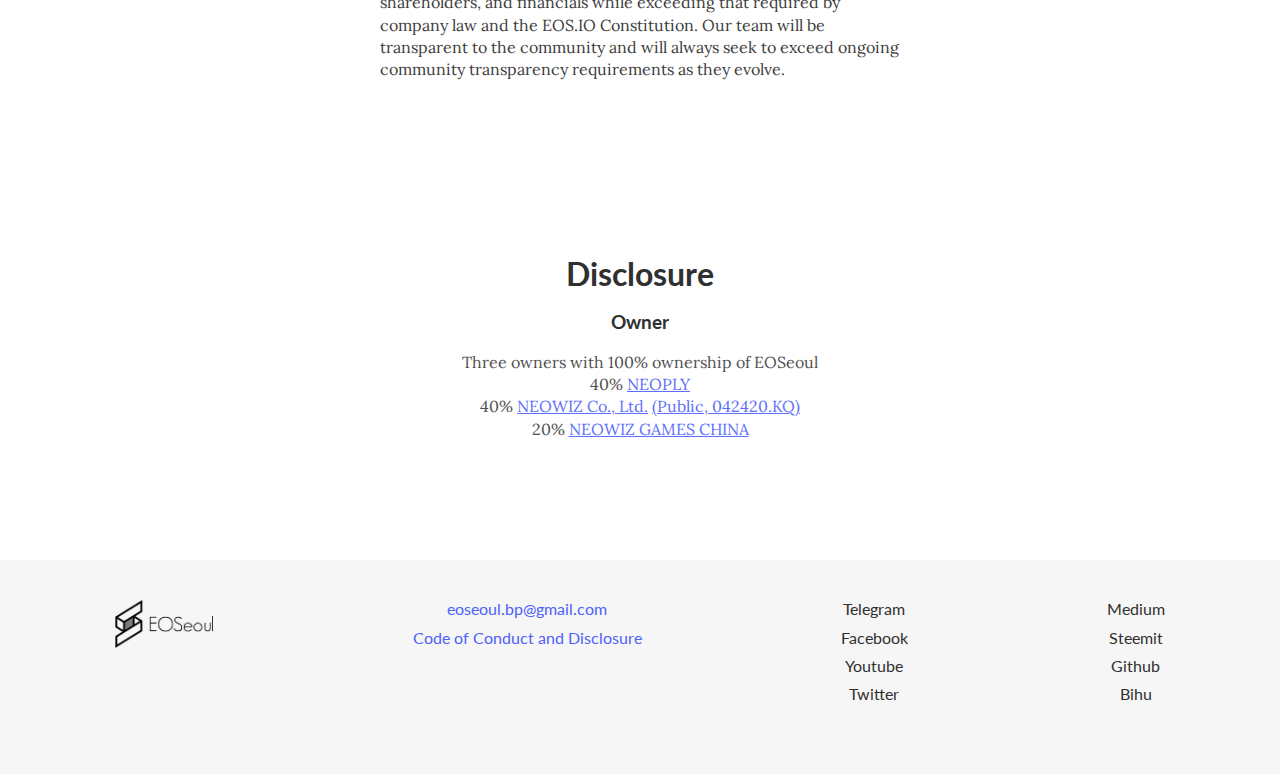
<file: conduct_disclosure.html>
<!DOCTYPE html>
<html>
  <head>
    <meta charset="utf-8">
    <meta name="viewport" content="width=device-width, initial-scale=1">
    <link rel="stylesheet" href="css/main.css">
    <script src="js/main.js" defer></script>
    <link href="https://fonts.googleapis.com/css?family=Lato:400,700|Lora" rel="stylesheet">
    <link rel="icon" type="image/png" href="favicon-32x32.png" sizes="32x32" />
    <link rel="icon" type="image/png" href="favicon-16x16.png" sizes="16x16" />
    <meta name="generator" content="EOSeoul" />
    <title>EOSeoul Code of Conduct and Disclosure</title>
    <meta property="og:image" content="img/screenshots/og_image.png"/>
  </head>
  <body>
<!-- START OF: Conduct 08 =====-->
<div class="text--08">
  <div class="container container--small">
      <div class="container container--small">
          <div class="title-box title-box--center">
            <h2 class="heading">Mission</h2>
            <p class="title-box__text">EOSeoul aims to be the technician who will be there to maintain, innovate and support the EOS network to be the most sought after user-friendly, secure and stable decentralised platform.<br><br>With 22 years of experience in game and tech services, it can be achieved through our strong expertise on the network infrastructure, security, operation, user management as well as user UI/UX to provide.</p>
          </div>
        </div>
        <div class="container container--small">
            <div class="title-box title-box--center">
              <h2 class="heading">EOSeoul Code of Conduct</h2>
            </div>
          </div>
    <h3 class="text--08__heading">1. EOS Constitution
    </h3>
    <p>EOSeoul solemnly declare to uphold and abide by the governing rules set forth by the community’s democratically agreed upon Constitution. The EOS.IO Constitution is supreme and the only contract to which we are bound. We will not comply with any requests that are forbidden by the Constitution in order to protect the network from undue harm.</p>
    <h3 class="text--08__heading">2. Abide by All Arbitration Decision
    </h3>
    <p>EOSeoul will abide by, follow, and enforce all arbitration decisions that are enacted, without delay. We also will abstain from publishing opinions on active arbitration.</p>
    <h3 class="text--08__heading">3. High Network Performance
    </h3>
    <p>EOSeoul will always place the highest priority on investing back into the required network infrastructure and people to enable the EOS network to perform at the highest level and scale effectively.</p>
    <h3 class="text--08__heading">4. Honesty, Integrity, and Ethics
      </h3>
      <p>EOSeoul as a Block Producer will always act with honesty, integrity and apply the highest ethical standards in all aspects of our conduct. This includes abiding be all aspects of the EOS Constitution and Block Producer Agreement, and exceeding those where applicable, which includes never paying voters for support.</p>
    <h3 class="text--08__heading">5. Political and Operational Independence
      </h3>
      <p>EOSeoul will maintain full political and operational independence at all times. We will not directly manage or operate more than one block producing node within any singular EOS.IO blockchain.</p>
    <h3 class="text--08__heading">6. Commitment to Token-holders
      </h3>
      <p>EOSeoul commit to maintaining an ongoing dialogue with the community wherever conversations are being held, regardless of the size of the stake or the number of tokens held. We commit to listening, understanding, and achieving consensus with the token-holder community, to the best of our abilities in a multilingual fashion.</p>
    <h3 class="text--08__heading">7. Transparency
      </h3>
      <p>EOSeoul will provide transparency into our operating team, shareholders, and financials while exceeding that required by company law and the EOS.IO Constitution. Our team will be transparent to the community and will always seek to exceed ongoing community transparency requirements as they evolve.</p>
  </div>
</div>
<!-- ===== END OF: Conduct 08-->
<!-- START OF: Disclosure 08 =====-->
<div class="text--08" id="disclosure">
    <div class="container container--small">
        <div class="container container--small">
            <div class="title-box title-box--center">
              <h2 class="heading">Disclosure</h2>
              <h3 class="text--08__heading">Owner</h3>
              <p class="title-box__text">Three owners with 100% ownership of EOSeoul<br>40% <a href="http://www.neoply.com/" target="_blank">NEOPLY</a><br>40% <a href="http://neowiz.com/en/" target="_blank">NEOWIZ Co., Ltd.</a> <a href="https://www.google.com/search?ei=Y2sPXKjgAYz4hwPa8pnABg&q=neowiz+stock+price&oq=neowiz+stock+price&gs_l=psy-ab.3.0.0i19.2670.3889..4094...0.0..0.98.541.6......0....1..gws-wiz.......0i7i30j0i7i30i19.GLFf8oL1VnE" target="_blank">(Public, 042420.KQ)</a><br>20% <a href="http://www.neoply.com/china/" target="_blank">NEOWIZ GAMES CHINA</a></p>
            </div>
          </div>
    </div>
  </div>
  <!-- ===== END OF: Disclosure 08-->
<!-- START OF: Footer 01 =====-->
<div class="footer-01">
    <div class="container">
      <div class="footer-01__wrapper"><a class="footer-01__logo_link" href="index.html"><img class="footer-01__logo" src="img/logos/logo_black.png"/></a>
        <ul class="footer-01__list">
          <li class="footer-01__item"><a class="footer-01__link" href="mailto:eoseoul.bp@gmail.com" target="_blank">eoseoul.bp@gmail.com</a></li>
          <li class="footer-01__item"><a class="footer-01__link" href="conduct_disclosure.html" target="_blank">Code of Conduct and Disclosure</a></li>
        </ul>
        <ul class="footer-01__list">
          <li class="footer-01__item"><a class="footer-01__link footer-01__link--black" href="https://t.me/eoseoul" target="_blank">Telegram</a></li>
          <li class="footer-01__item"><a class="footer-01__link footer-01__link--black" href="https://www.facebook.com/EOSeoul.io/" target="_blank">Facebook</a></li>
          <li class="footer-01__item"><a class="footer-01__link footer-01__link--black" href="https://www.youtube.com/c/EOSeoul" target="_blank">Youtube</a></li>
          <li class="footer-01__item"><a class="footer-01__link footer-01__link--black" href="https://twitter.com/eoseoul_kor" target="_blank">Twitter</a></li>
        </ul>
        <ul class="footer-01__list">
          <li class="footer-01__item"><a class="footer-01__link footer-01__link--black" href="https://medium.com/eoseoul" target="_blank">Medium</a></li>
          <li class="footer-01__item"><a class="footer-01__link footer-01__link--black" href="https://steemit.com/@eoseoul" target="_blank">Steemit</a></li>
          <li class="footer-01__item"><a class="footer-01__link footer-01__link--black" href="https://github.com/eoseoul" target="_blank">Github</a></li>
          <li class="footer-01__item"><a class="footer-01__link footer-01__link--black" href="https://bihu.com/people/457572" target="_blank">Bihu</a></li>
        </ul>
      </div>
    </div>
  </div>
  <!-- ===== END OF: Footer 01-->
    <!-- This is the root element of the image gallery plugin - PhotoSwipe (https://github.com/dimsemenov/PhotoSwipe)-->
    <!-- Do not delete it.-->
    <!-- It's invisible to user.-->
    <div class="pswp" tabindex="-1" role="dialog" aria-hidden="true">
      <div class="pswp__bg"></div>
      <div class="pswp__scroll-wrap">
        <div class="pswp__container">
          <div class="pswp__item"></div>
          <div class="pswp__item"></div>
          <div class="pswp__item"></div>
        </div>
        <div class="pswp__ui pswp__ui--hidden">
          <div class="pswp__top-bar">
            <div class="pswp__counter"></div>
            <button class="pswp__button pswp__button--close" title="Close (Esc)"></button>
            <button class="pswp__button pswp__button--share" title="Share"></button>
            <button class="pswp__button pswp__button--fs" title="Toggle fullscreen"></button>
            <button class="pswp__button pswp__button--zoom" title="Zoom in/out"></button>
            <div class="pswp__preloader">
              <div class="pswp__preloader__icn">
                <div class="pswp__preloader__cut">
                  <div class="pswp__preloader__donut"></div>
                </div>
              </div>
            </div>
          </div>
          <div class="pswp__share-modal pswp__share-modal--hidden pswp__single-tap">
            <div class="pswp__share-tooltip"></div>
          </div>
          <button class="pswp__button pswp__button--arrow--left" title="Previous (arrow left)"></button>
          <button class="pswp__button pswp__button--arrow--right" title="Next (arrow right)"></button>
          <div class="pswp__caption">
            <div class="pswp__caption__center"></div>
          </div>
        </div>
      </div>
    </div>
  </body>
</html>
</file>
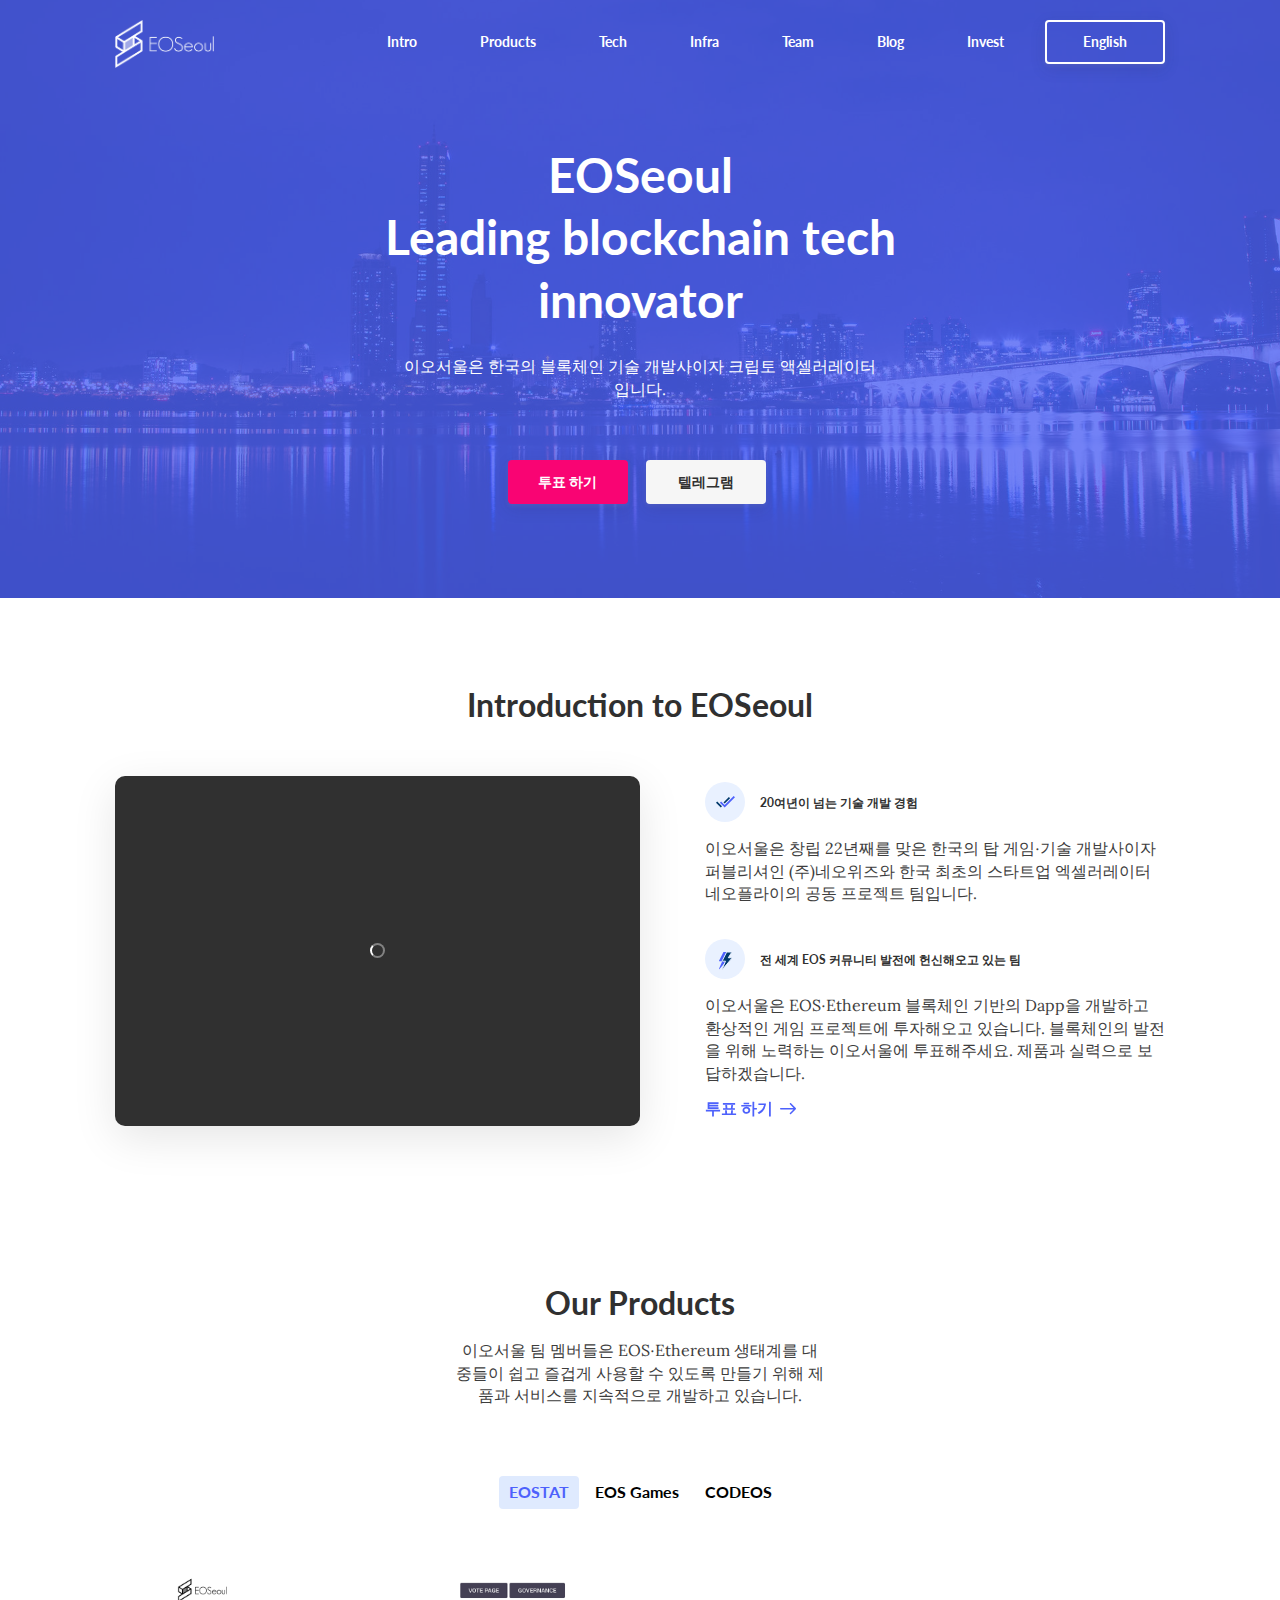
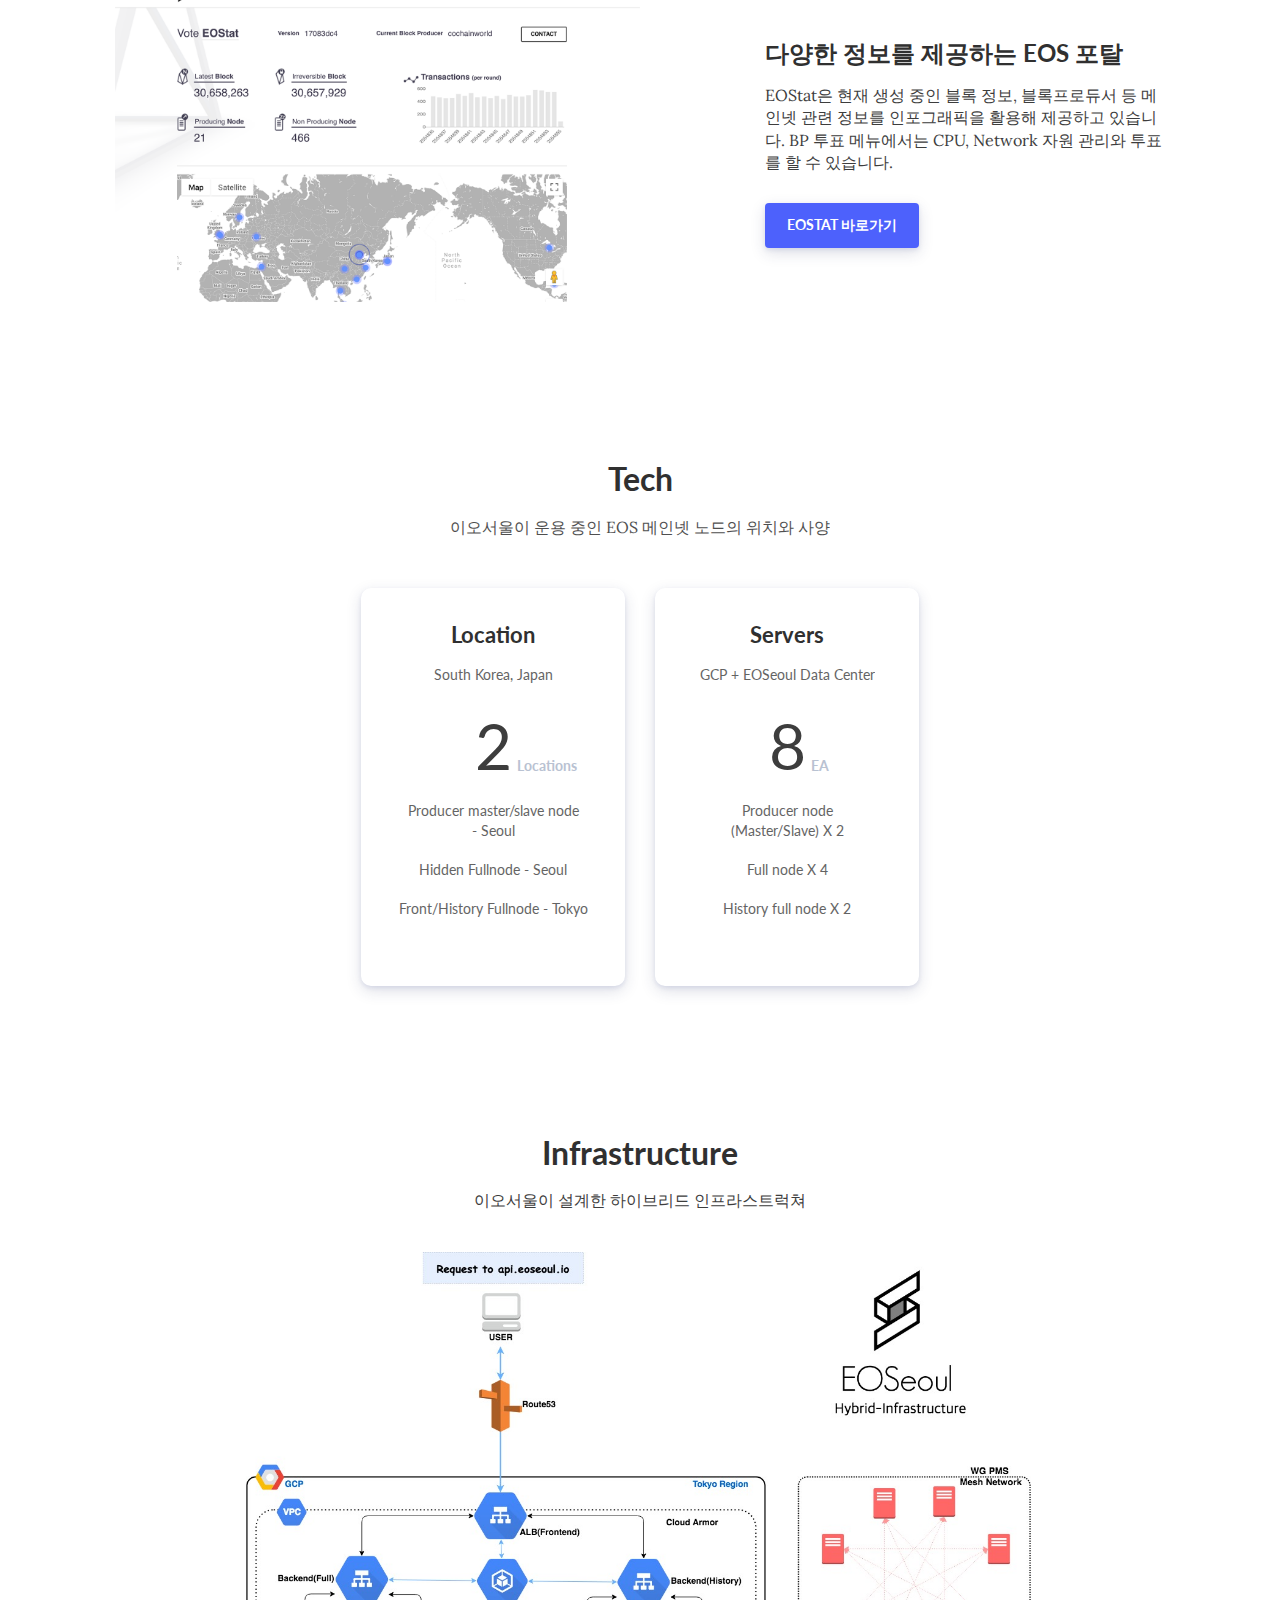
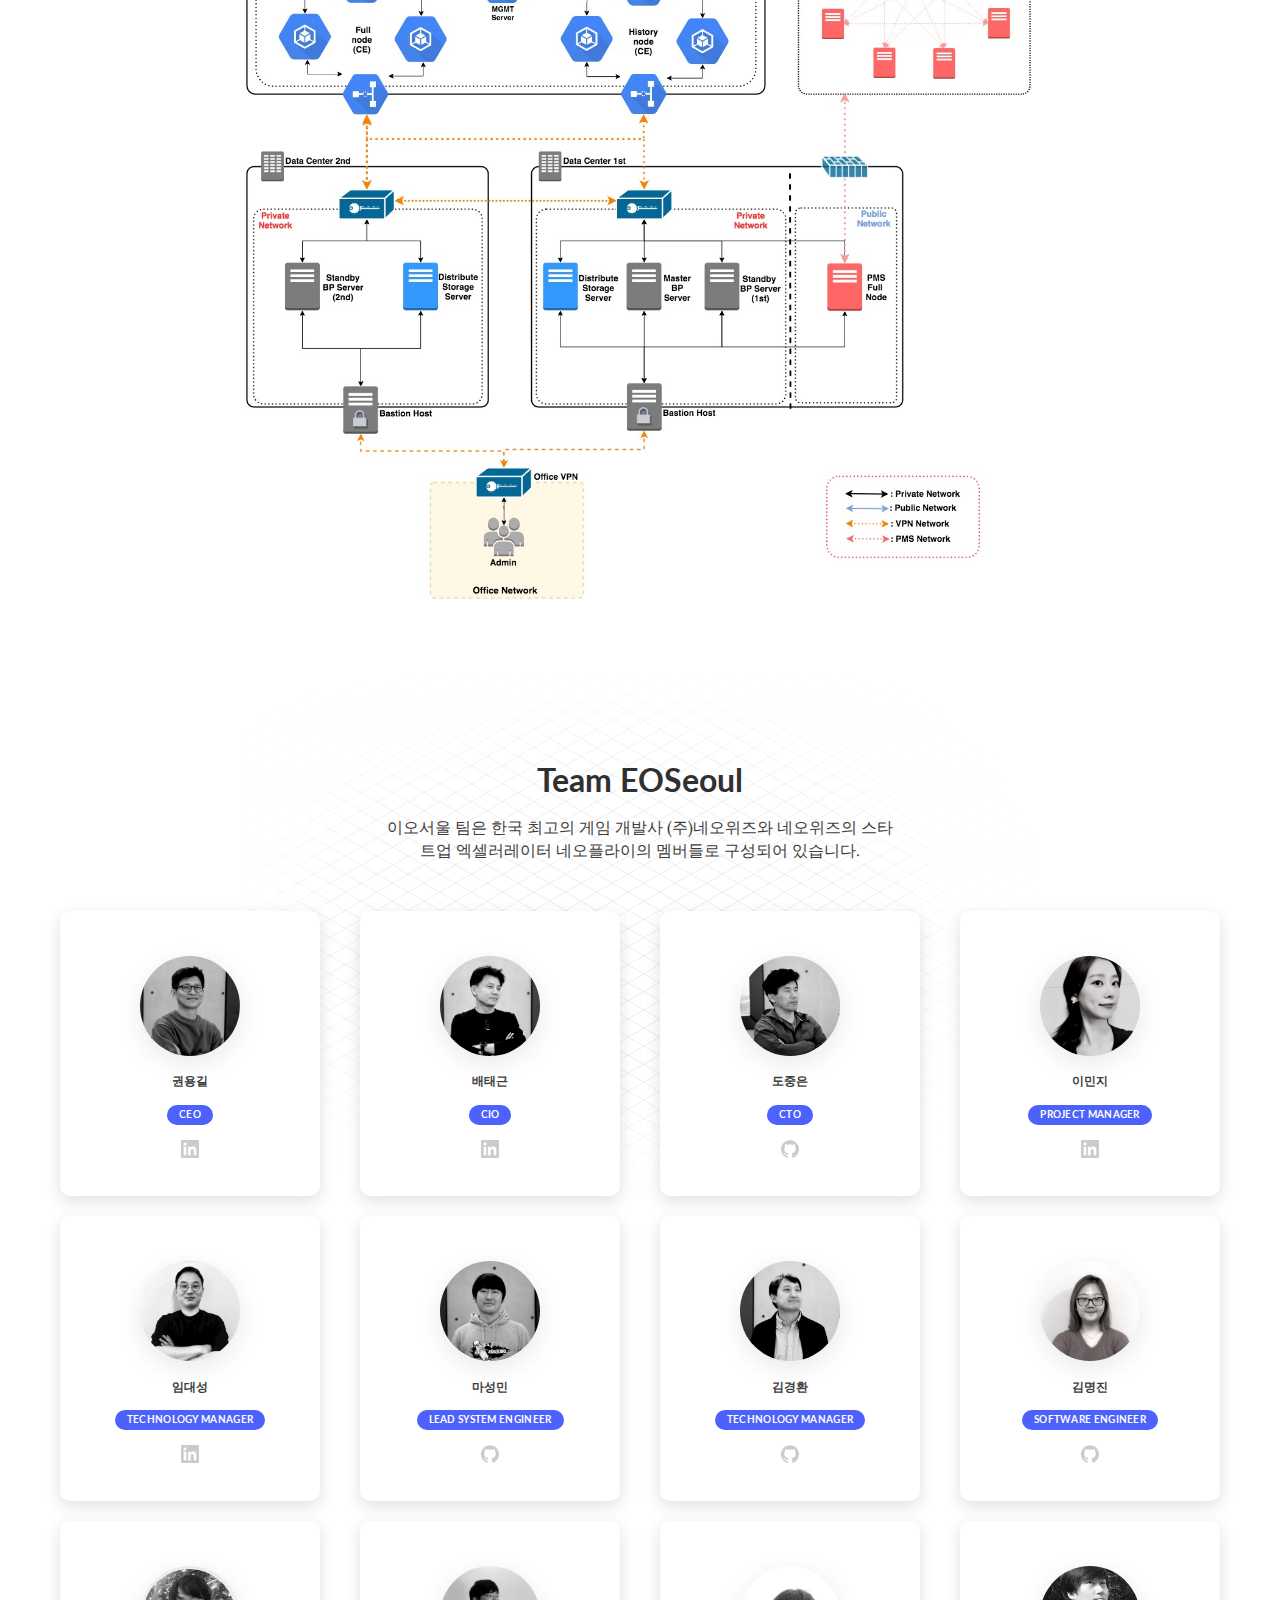
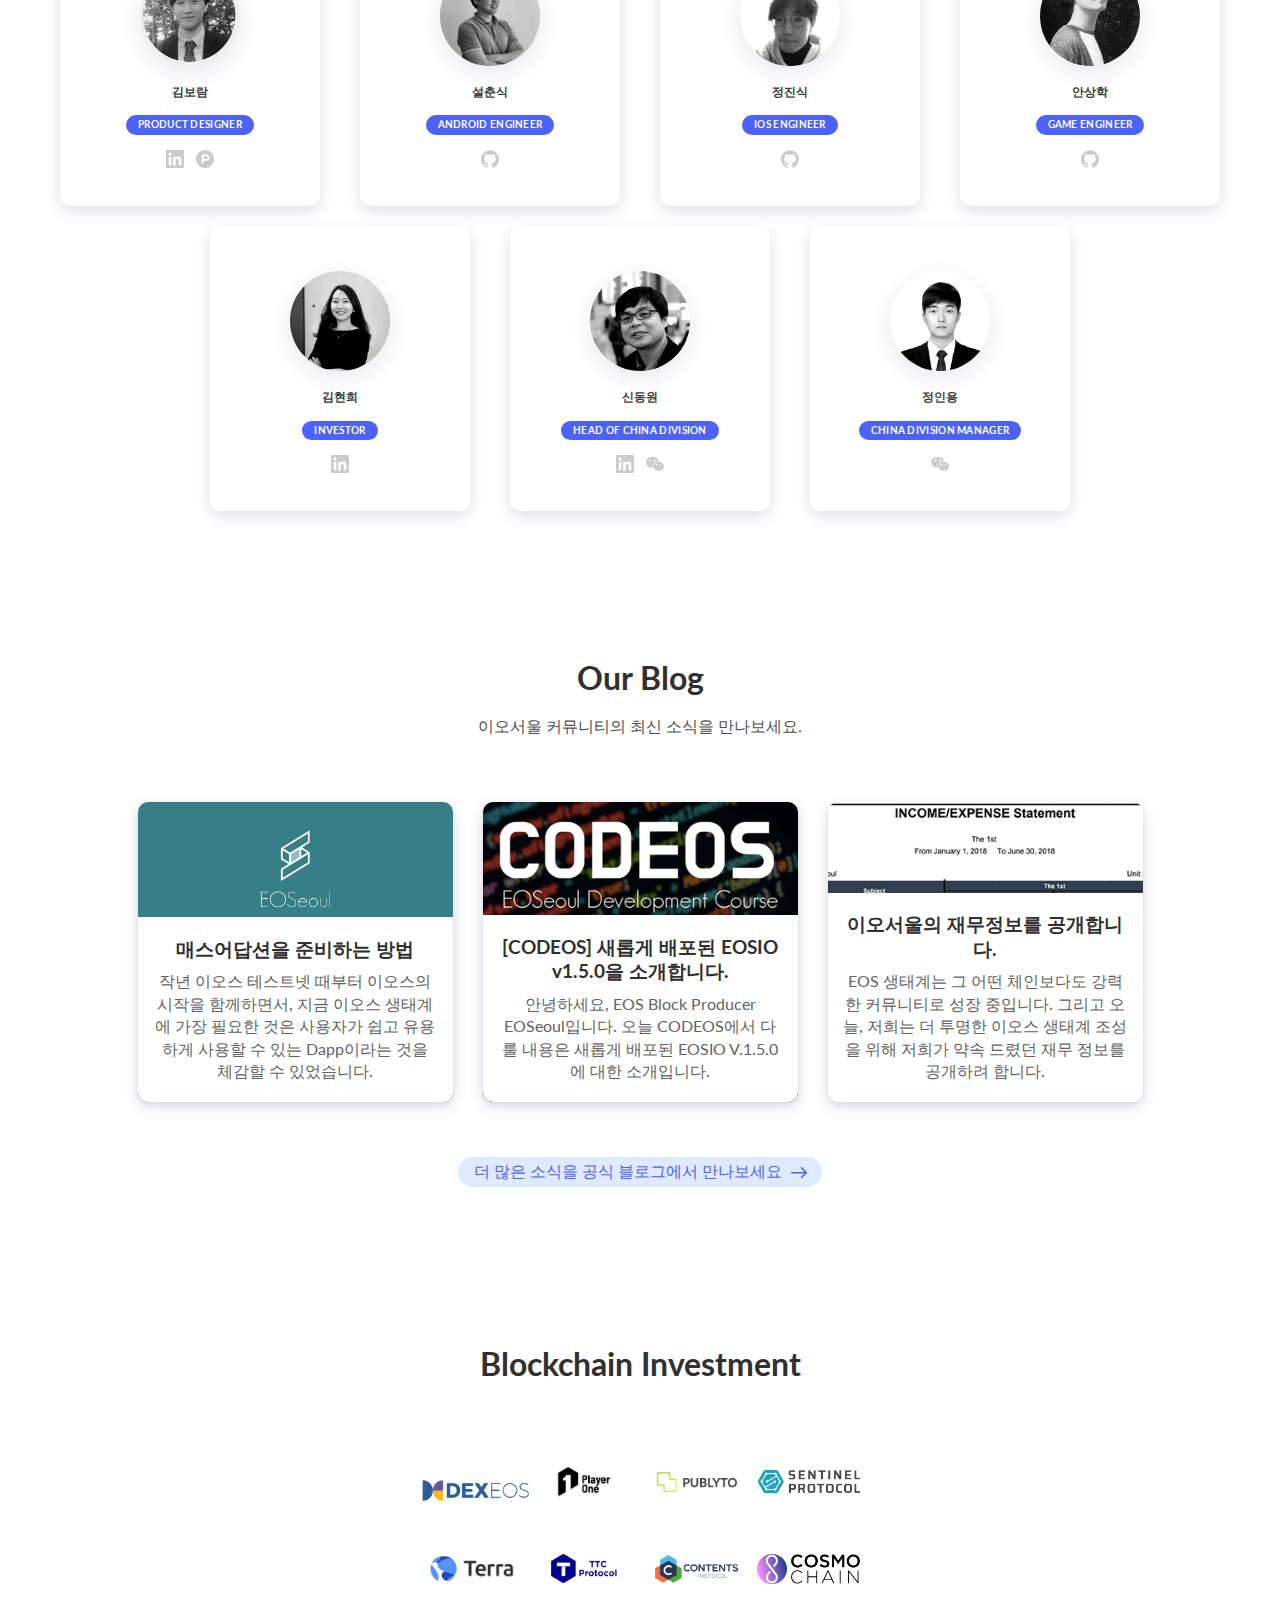
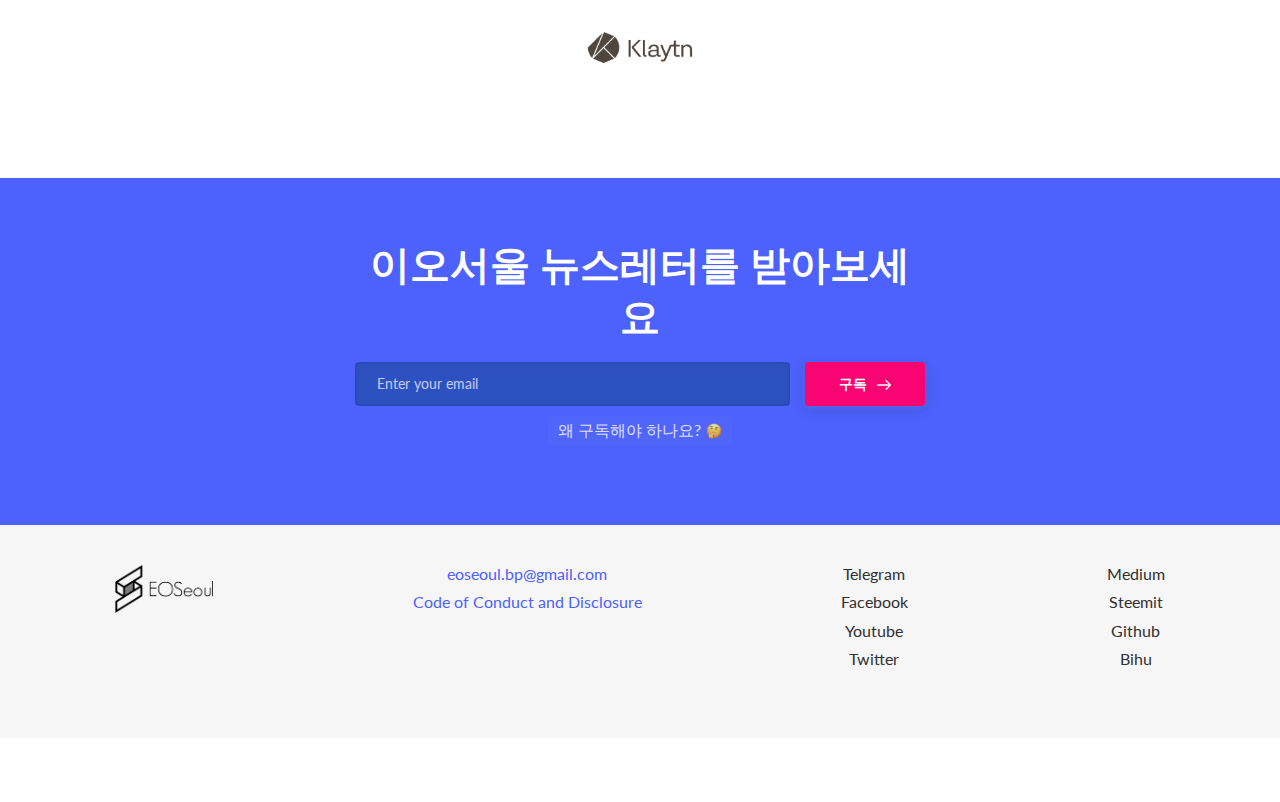
<file: index_korean.html>
<!DOCTYPE html>
<html>
  <head>
    <meta charset="utf-8">
    <meta name="viewport" content="width=device-width, initial-scale=1">
    <link rel="stylesheet" href="css/main.css">
    <script src="js/main.js" defer></script>
    <meta property="og:title" content="EOSeoul, Blockchain Tech Innovator">
    <meta property="og:description" content="이오서울은 한국의 블록체인 기술 개발사이자 크립토 액셀러레이터입니다.">
    <meta property="og:image" content="https://eoseoul.io/thum.png">
    <meta property="og:url" content="https://eoseoul.io/index_korean.html">
    <link href="https://fonts.googleapis.com/css?family=Lato:400,700|Lora" rel="stylesheet">
    <link rel="icon" type="image/png" href="favicon-32x32.png" sizes="32x32" />
    <link rel="icon" type="image/png" href="favicon-16x16.png" sizes="16x16" />
    <meta name="generator" content="EOSeoul" />
    <title>EOSeoul, Blockchain Tech Innovator</title>
  </head>
  <body>
<!-- START OF: Header 55 =====-->
<header class="header-55 js-scroll-this-box">
  <div class="header-55__box" style="background-image: url(img/other/background.jpg)">
    <div class="header-55__overlay">
      <!-- START OF: Nav 1 =====-->
      <nav class="nav-01">
        <div class="container">
          <div class="nav-01__box">
            <div class="nav-01__logo"><a class="nav-01__link" href="index_korean.html" target="self">
                <img class="nav-01__logo_img" src="img/logos/eoseoul_bi.png" alt="Logo"/>
                <!--Or uncomment this <span> to have a word-logo.-->
                <!--span.nav-01__logo_text.white-text
                | Unicorn
                
                --></a></div>
            <div class="nav-01__links js-menu">
              <ul class="nav-01__list">
                <li class="nav-01__item"><a class="button   button--white-outline  button--empty js-scroll-to-id " href="#intro"><span>Intro</span></a>
                </li>
                <li class="nav-01__item"><a class="button   button--white-outline  button--empty js-scroll-to-id " href="#products"><span>Products</span></a>
                </li>
                <li class="nav-01__item"><a class="button   button--white-outline  button--empty js-scroll-to-id " href="#tech"><span>Tech</span></a>
                </li>
                <li class="nav-01__item"><a class="button   button--white-outline  button--empty js-scroll-to-id " href="#infra"><span>Infra</span></a>
                </li>
                <li class="nav-01__item"><a class="button   button--white-outline  button--empty js-scroll-to-id " href="#team"><span>Team</span></a>
                </li>
                <li class="nav-01__item"><a class="button   button--white-outline  button--empty js-scroll-to-id " href="#blog"><span>Blog</span></a>
                </li>
                <li class="nav-01__item"><a class="button   button--white-outline  button--empty js-scroll-to-id " href="#invest"><span>Invest</span></a>
                </li>
                <li class="nav-01__item"><a class="button   button--white-outline " href="index.html" target="_self"><span>English</span></a>
                </li>
              </ul>
              <div class="nav-01__burger">
                <button class="burger js-open-menu" type="button">
                  <div class="burger__box">
                    <div class="burger__inner"></div>
                  </div>
                </button>
              </div>
            </div>
          </div>
        </div>
      </nav>
      <!-- ===== END OF: Nav 1-->
      <div class="container container--mid header-55__container">
        <div class="header-55__card header-55__card--top">
          <div class="header-55__card_content">
            <h1 class="heading heading--accent header-55__heading white-text">EOSeoul<br>Leading blockchain tech innovator</h1>
            <p class="header-55__text white-text">이오서울은 한국의 블록체인 기술 개발사이자 크립토 액셀러레이터입니다.</p>
            <div class="header-04__buttons buttons-set">
                <ul class="buttons-set__list">
                  <li class="buttons-set__item"><a class="button   button--alt-accent-bg " href="https://portal.eoseoul.io/votelogin" target="_blank"><span>투표 하기</span></a>
                  </li>
                  <li class="buttons-set__item">
                          <a class="button button--white-bg " href="https://t.me/eoseoul" target="_blank"><span>텔레그램</span></a>
                  </li>
                </ul>
              </div>
          </div>
        </div>
      </div>
    </div>
  </div>
</header>
<!-- ===== END OF: Header 55-->
<!-- START OF: Video 02 =====-->
<div class="video-02" id="intro">
  <div class="container container--small">
    <div class="title-box title-box--center">
      <h2 class="heading">Introduction to EOSeoul</h2>
    </div>
  </div>
  <div class="container">
    <div class="video-02__wrapper">
      <div class="video-02__item">
        <iframe class="video-02__iframe" src="https://www.youtube.com/embed/77w4xDtWX7Q?rel=0" frameborder="0" allow="autoplay; encrypted-media" allowfullscreen=""></iframe>
        <div class="spinner"></div>
      </div>
      <div class="video-02__text_box">
        <div class="feature">
          <h3 class="feature__title"><img class="feature__icon" src="img/icons/abstract_icons/abstract-icon-7.svg"/><span class="feature__title_text">20여년이 넘는 기술 개발 경험</span>
          </h3>
          <p class="feature__content"><span>이오서울은 창립 22년째를 맞은 한국의 탑 게임∙기술 개발사이자 퍼블리셔인 (주)네오위즈와 한국 최초의 스타트업 엑셀러레이터 네오플라이의 공동 프로젝트 팀입니다.</span></p>
        </div>
        <div class="feature">
          <h3 class="feature__title"><img class="feature__icon" src="img/icons/abstract_icons/abstract-icon-8.svg"/><span class="feature__title_text">전 세계 EOS 커뮤니티 발전에 헌신해오고 있는 팀</span>
          </h3>
          <p class="feature__content"><span>이오서울은 EOS∙Ethereum 블록체인 기반의 Dapp을 개발하고 환상적인 게임 프로젝트에 투자해오고 있습니다. 블록체인의 발전을 위해 노력하는 이오서울에 투표해주세요. 제품과 실력으로 보답하겠습니다.</span></p><a class="feature__link" href="https://portal.eoseoul.io/votelogin" target="_blank"><span>투표 하기</span><span class="icon"><svg viewBox="0 0 13 10" xmlns="http://www.w3.org/2000/svg"><path d="M12.823 4.164L8.954.182a.592.592 0 0 0-.854 0 .635.635 0 0 0 0 .88l2.836 2.92H.604A.614.614 0 0 0 0 4.604c0 .344.27.622.604.622h10.332L8.1 8.146a.635.635 0 0 0 0 .88.594.594 0 0 0 .854 0l3.869-3.982a.635.635 0 0 0 0-.88z" fill-rule="nonzero" fill="#00396B"/></svg></span></a>
        </div>
      </div>
    </div>
  </div>
</div>
<!-- ===== END OF: Video 02-->
<!-- START OF: Tabs 03 =====-->
<div class="tabs-03" id="products">
    <div class="container container--xsmall">
      <div class="tabs-03__title_box">
        <h1 class="heading">Our Products</h1>
        <p>이오서울 팀 멤버들은 EOS∙Ethereum 생태계를 대중들이 쉽고 즐겁게 사용할 수 있도록 만들기 위해 제품과 서비스를 지속적으로 개발하고 있습니다.</p>
      </div>
    </div>
    <div class="container">
      <div class="tabs-03__box">
        <ul class="tabs-03__buttons_list">
          <li class="tab">
            <button class="tab__button  state-active-tab js-open-tab" type="button" data-index="tab-12" data-group="my-images-group-45">EOSTAT</button>
          </li>
          <li class="tab">
            <button class="tab__button js-open-tab" type="button" data-index="tab-13" data-group="my-images-group-45">EOS Games</button>
          </li>
          <li class="tab">
            <button class="tab__button js-open-tab" type="button" data-index="tab-14" data-group="my-images-group-45">CODEOS</button>
          </li>
        </ul>
        <div class="tabs-03__item_container">
          <ul class="tabs-03__item_list js-tabs-item-list">
            <li class="tabs-03__item_box js-tab-content state-active-tab" data-index="tab-12" data-group="my-images-group-45">
              <div class="tabs-03__item js-tab-content-item"><img class="tabs-03__img js-lightbox-single-image" src="img/screenshots/eostat.png" data-width="1440" data-height="900"/>
                <div class="tabs-03__text">
                  <h2>다양한 정보를 제공하는 EOS 포탈</h2>
                  <p>EOStat은 현재 생성 중인 블록 정보, 블록프로듀서 등 메인넷 관련 정보를 인포그래픽을 활용해 제공하고 있습니다. BP 투표 메뉴에서는 CPU, Network 자원 관리와 투표를 할 수 있습니다.</p>
                  <div class="tabs-03__cta"><a class="button   button--accent-bg " href="https://portal.eoseoul.io/" target="_blank"><span>EOSTAT 바로가기</span></a>
                  </div>
                </div>
              </div>
            </li>
            <li class="tabs-03__item_box js-tab-content" data-index="tab-13" data-group="my-images-group-45">
              <div class="tabs-03__item js-tab-content-item"><img class="tabs-03__img js-lightbox-single-image" src="img/screenshots/twcvreos.png" data-width="1440" data-height="900"/>
                <div class="tabs-03__text">
                  <h2>블록체인 위에 올라간 진정한 게임</h2>
                  <p>네오위즈가 개발한 세계 최초의 EOS 기반 VR 리듬게임 EOS TAPSONIC VR을 플레이 해보세요. 리듬에 맞춰 플레이하고 점수를 블록체인에 영구히 남길 수 있습니다.</p>
                  <div class="tabs-03__cta"><a class="button   button--accent-bg " href="https://medium.com/eoseoul/eos-tapsonic-vr-the-worlds-first-eos-vr-game-launches-today-d6a999035169" target="_blank"><span>더 알아보기</span></a>
                  </div>
                </div>
              </div>
            </li>
            <li class="tabs-03__item_box js-tab-content" data-index="tab-14" data-group="my-images-group-45">
              <div class="tabs-03__item js-tab-content-item"><img class="tabs-03__img js-lightbox-single-image" src="img/screenshots/codeos.png" data-width="1440" data-height="900"/>
                <div class="tabs-03__text">
                  <h2>이오서울이 만드는 EOS 개발 강좌</h2>
                  <p>CODEOS는 보다 많은 소프트웨어 엔지니어들이 쉽게 블록체인 개발을 시작할 수 있도록 돕는 개발 강좌 시리즈 입니다. 뛰어난 이오서울의 엔지니어들이 제공하는 개발 노하우와 가이드를 만나보세요.</p>
                  <div class="tabs-03__cta"><a class="button   button--accent-bg " href="https://medium.com/eoseoul/codeos-essential-knowledge-in-eos-contact-development-9c9b1bf26d0c" target="_blank"><span>더 알아보기</span></a>
                  </div>
                </div>
              </div>
            </li>
          </ul>
        </div>
      </div>
    </div>
  </div>
  <!-- ===== END OF: Tabs 03-->
<!-- START OF: Pricing 04 =====-->
<div class="pricing-04" id="tech">
    <div class="container container--small">
      <div class="title-box title-box--center">
        <h2 class="heading">Tech</h2>
        <p class="title-box__text">이오서울이 운용 중인 EOS 메인넷 노드의 위치와 사양</p>
      </div>
    </div>
    <div class="container">
    <div class="container container--max">
      <div class="pricing-04__cards_container">
        <ul class="pricing-04__cards_list">
          <li class="pricing-04__card_box">
            <div class="pricing-04__card">
              <h3 class="pricing-04__card_title">Location</h3>
              <div class="pricing-04__card_main_text">South Korea, Japan</div>
              <div class="pricing-04__price_box">
              <div class="pricing-04__price_item js-tab-content state-active-tab" data-index="yearly-price-1" data-group="my-pricing-group-12">
                  <div class="pricing-04__price">2</div>
                  <div class="pricing-04__period">Locations</div>
                </div>
              </div>
              <div class="pricing-04__card_text">Producer master/slave node<br>- Seoul<br><br>Hidden Fullnode - Seoul<br><br>Front/History Fullnode - Tokyo</div>
            </div>
          </li>
          <li class="pricing-04__card_box">
            <div class="pricing-04__card">
              <h3 class="pricing-04__card_title">Servers</h3>
              <div class="pricing-04__card_main_text">GCP + EOSeoul Data Center</div>
              <div class="pricing-04__price_box">
                <div class="pricing-04__price_item js-tab-content state-active-tab" data-index="yearly-price-1" data-group="my-pricing-group-12">
                    <div class="pricing-04__price">8</div>
                    <div class="pricing-04__period">EA</div>
                  </div>
                </div>
                <div class="pricing-04__card_text">Producer node<br>(Master/Slave) X 2<br><br>Full node X 4<br><br>History full node X 2</div>
            </div>
          </li>
        </ul>
      </div>
    </div>
  </div>
  <!-- ===== END OF: Pricing 04-->
    <!-- START OF: Photos 03 =====-->
<div class="photos-03" id="infra">
    <div class="container container--small">
      <div class="photos-03__title_box">
        <h1 class="heading">Infrastructure</h1>
        <p>이오서울이 설계한 하이브리드 인프라스트럭쳐</p>
      </div>
    </div>
    <div class="container">
      <div class="photos-03__img_box"><img class="photos-03__img" src="img/screenshots/infra.jpg"/></div>
    </div>
  </div>
  <!-- ===== END OF: Photos 03-->
<!-- START OF: Team 02 =====-->
<div class="team-02" id="team">
  <div class="container container--small">
    <div class="team-02__title_box"><img class="team-02__decoration" src="img/other/grid.png"/>
      <h1 class="heading">Team EOSeoul
      </h1>
      <p>이오서울 팀은 한국 최고의 게임 개발사 (주)네오위즈와 네오위즈의 스타트업 엑셀러레이터 네오플라이의 멤버들로 구성되어 있습니다.</p>
    </div>
  </div>
  <ul class="team-02__list">
    <li class="team-02__person">
      <div class="team-02__person_box">
        <div class="team-02__person_img" style="background-image: url(img/photos/yongil.png)"></div>
        <div class="team-02__person_name">권용길</div>
        <div class="team-02__person_tag"><span class="tag   tag--"><span class="tag__text">CEO</span></span>
        </div>
        <div class="team-02__person_social">
          <div class="social-buttons">
            <ul class="social-buttons__list">
              <li class="social-buttons__item"><a class="social-buttons__link" href="https://www.linkedin.com/in/yongkilkwon/" target="_blank"><img class="social-buttons__icon" src="img/icons/social/black/linkedin.svg"/></a></li>
            </ul>
          </div>
        </div>
      </div>
    </li>
    <li class="team-02__person">
      <div class="team-02__person_box">
        <div class="team-02__person_img" style="background-image: url(img/photos/taeguen.jpg)"></div>
        <div class="team-02__person_name">배태근</div>
        <div class="team-02__person_tag"><span class="tag   tag--"><span class="tag__text">CIO</span></span>
        </div>
        <div class="team-02__person_social">
          <div class="social-buttons">
            <ul class="social-buttons__list">
              <li class="social-buttons__item"><a class="social-buttons__link" href="https://www.linkedin.com/in/taegeun-bae-8830246a/" target="_blank"><img class="social-buttons__icon" src="img/icons/social/black/linkedin.svg"/></a></li>
            </ul>
          </div>
        </div>
      </div>
    </li>
    <li class="team-02__person">
      <div class="team-02__person_box">
        <div class="team-02__person_img" style="background-image: url(img/photos/chungeun.jpg)"></div>
        <div class="team-02__person_name">도중은</div>
        <div class="team-02__person_tag"><span class="tag   tag--"><span class="tag__text">CTO</span></span>
        </div>
        <div class="team-02__person_social"> 
          <div class="social-buttons">
            <ul class="social-buttons__list">
              <li class="social-buttons__item"><a class="social-buttons__link" href="https://github.com/yepp4you" target="_blank"><img class="social-buttons__icon" src="img/icons/social/black/github.svg"/></a></li>
            </ul>
          </div>
        </div>
      </div>
    </li>
    <li class="team-02__person">
      <div class="team-02__person_box">
        <div class="team-02__person_img" style="background-image: url(img/photos/minji.jpg)"></div>
        <div class="team-02__person_name">이민지</div>
        <div class="team-02__person_tag"><span class="tag   tag--"><span class="tag__text">Project Manager</span></span>
        </div>
        <div class="team-02__person_social">
          <div class="social-buttons">
            <ul class="social-buttons__list">
              <li class="social-buttons__item"><a class="social-buttons__link" href="https://www.linkedin.com/in/minji-lee-832858106" target="_blank"><img class="social-buttons__icon" src="img/icons/social/black/linkedin.svg"/></a></li>
            </ul>
          </div>
        </div>
      </div>
    </li>
    <li class="team-02__person">
      <div class="team-02__person_box">
        <div class="team-02__person_img" style="background-image: url(img/photos/daesung.png)"></div>
        <div class="team-02__person_name">임대성</div>
        <div class="team-02__person_tag"><span class="tag   tag--"><span class="tag__text">Technology Manager</span></span>
        </div>
        <div class="team-02__person_social">
          <div class="social-buttons">
            <ul class="social-buttons__list">
              <li class="social-buttons__item"><a class="social-buttons__link" href="https://www.linkedin.com/in/daesung-lim-07895856/" target="_blank"><img class="social-buttons__icon" src="img/icons/social/black/linkedin.svg"/></a></li>
            </ul>
          </div>
        </div>
      </div>
    </li>
    <li class="team-02__person">
      <div class="team-02__person_box">
        <div class="team-02__person_img" style="background-image: url(img/photos/sungmin.jpg)"></div>
        <div class="team-02__person_name">마성민</div>
        <div class="team-02__person_tag"><span class="tag   tag--"><span class="tag__text">Lead System Engineer</span></span>
        </div>
        <div class="team-02__person_social">
          <div class="social-buttons">
            <ul class="social-buttons__list">
              <li class="social-buttons__item"><a class="social-buttons__link" href="https://github.com/mrmsm" target="_blank"><img class="social-buttons__icon" src="img/icons/social/black/github.svg"/></a></li>
            </ul>
          </div>
        </div>
      </div>
    </li>
    <li class="team-02__person">
      <div class="team-02__person_box">
        <div class="team-02__person_img" style="background-image: url(img/photos/khwan.jpg)"></div>
        <div class="team-02__person_name">김경환</div>
        <div class="team-02__person_tag"><span class="tag   tag--"><span class="tag__text">Technology Manager</span></span>
        </div>
        <div class="team-02__person_social">
          <div class="social-buttons">
            <ul class="social-buttons__list">
              <li class="social-buttons__item"><a class="social-buttons__link" href="https://github.com/redjade" target="_blank"><img class="social-buttons__icon" src="img/icons/social/black/github.svg"/></a></li>
            </ul>
          </div>
        </div>
      </div>
    </li>
    <li class="team-02__person">
      <div class="team-02__person_box">
        <div class="team-02__person_img" style="background-image: url(img/photos/myeongjin.jpg)"></div>
        <div class="team-02__person_name">김명진</div>
        <div class="team-02__person_tag"><span class="tag   tag--"><span class="tag__text">Software Engineer</span></span>
        </div>
        <div class="team-02__person_social">
          <div class="social-buttons">
            <ul class="social-buttons__list">
              <li class="social-buttons__item"><a class="social-buttons__link" href="https://github.com/pesl0523" target="_blank"><img class="social-buttons__icon" src="img/icons/social/black/github.svg"/></a></li>
            </ul>
          </div>
        </div>
      </div>
    </li>
    <li class="team-02__person">
      <div class="team-02__person_box">
        <div class="team-02__person_img" style="background-image: url(img/photos/brkim.png)"></div>
        <div class="team-02__person_name">김보람</div>
        <div class="team-02__person_tag"><span class="tag   tag--"><span class="tag__text">Product Designer</span></span>
        </div>
        <div class="team-02__person_social">
          <div class="social-buttons">
            <ul class="social-buttons__list">
              <li class="social-buttons__item"><a class="social-buttons__link" href="https://www.linkedin.com/in/boram-k-b2530669/" target="_blank"><img class="social-buttons__icon" src="img/icons/social/black/linkedin.svg"/></a></li>
              <li class="social-buttons__item"><a class="social-buttons__link" href="https://www.producthunt.com/@bkim9324" target="_blank"><img class="social-buttons__icon" src="img/icons/social/black/product-hunt.svg"/></a></li>
            </ul>
          </div>
        </div>
      </div>
    </li>
    <li class="team-02__person">
      <div class="team-02__person_box">
        <div class="team-02__person_img" style="background-image: url(img/photos/csseol.png)"></div>
        <div class="team-02__person_name">설춘식</div>
        <div class="team-02__person_tag"><span class="tag   tag--"><span class="tag__text">Android Engineer</span></span>
        </div>
        <div class="team-02__person_social">
          <div class="social-buttons">
            <ul class="social-buttons__list">
              <li class="social-buttons__item"><a class="social-buttons__link" href="https://github.com/SeolChoonSik" target="_blank"><img class="social-buttons__icon" src="img/icons/social/black/github.svg"/></a></li>
            </ul>
          </div>
        </div>
      </div>
    </li>
    <li class="team-02__person">
      <div class="team-02__person_box">
        <div class="team-02__person_img" style="background-image: url(img/photos/jinsik.jpg)"></div>
        <div class="team-02__person_name">정진식</div>
        <div class="team-02__person_tag"><span class="tag   tag--"><span class="tag__text">iOS Engineer</span></span>
        </div>
        <div class="team-02__person_social">
          <div class="social-buttons">
            <ul class="social-buttons__list">
              <li class="social-buttons__item"><a class="social-buttons__link" href="https://github.com/toypresent81" target="_blank"><img class="social-buttons__icon" src="img/icons/social/black/github.svg"/></a></li>
            </ul>
          </div>
        </div>
      </div>
    </li>
    <li class="team-02__person">
      <div class="team-02__person_box">
        <div class="team-02__person_img" style="background-image: url(img/photos/sanghak.png)"></div>
        <div class="team-02__person_name">안상학</div>
        <div class="team-02__person_tag"><span class="tag   tag--"><span class="tag__text">Game Engineer</span></span>
        </div>
        <div class="team-02__person_social">
          <div class="social-buttons">
            <ul class="social-buttons__list">
              <li class="social-buttons__item"><a class="social-buttons__link" href="https://github.com/wwforever" target="_blank"><img class="social-buttons__icon" src="img/icons/social/black/github.svg"/></a></li>
            </ul>
          </div>
        </div>
      </div>
    </li>
    <li class="team-02__person">
      <div class="team-02__person_box">
        <div class="team-02__person_img" style="background-image: url(img/photos/hyunhee.jpg)"></div>
        <div class="team-02__person_name">김현희</div>
        <div class="team-02__person_tag"><span class="tag   tag--"><span class="tag__text">Investor</span></span>
        </div>
        <div class="team-02__person_social">
          <div class="social-buttons">
            <ul class="social-buttons__list">
              <li class="social-buttons__item"><a class="social-buttons__link" href="https://www.linkedin.com/in/hyunhee-kim-b49484128/" target="_blank"><img class="social-buttons__icon" src="img/icons/social/black/linkedin.svg"/></a></li>
            </ul>
          </div>
        </div>
      </div>
    </li>
    <li class="team-02__person">
      <div class="team-02__person_box">
        <div class="team-02__person_img" style="background-image: url(img/photos/donwon.jpg)"></div>
        <div class="team-02__person_name">신동원</div>
        <div class="team-02__person_tag"><span class="tag   tag--"><span class="tag__text">Head of China Division</span></span>
        </div>
        <div class="team-02__person_social">
          <div class="social-buttons">
            <ul class="social-buttons__list">
              <li class="social-buttons__item"><a class="social-buttons__link" href="https://www.linkedin.com/in/eliotshin/" target="_blank"><img class="social-buttons__icon" src="img/icons/social/black/linkedin.svg"/></a></li>
              <li class="social-buttons__item"><a class="social-buttons__link" href="img/photos/dongwon_wc.png" target="_blank"><img class="social-buttons__icon" src="img/icons/social/black/wechat.png"/></a></li>
            </ul>
          </div>
        </div>
      </div>
    </li>
    <li class="team-02__person">
      <div class="team-02__person_box">
        <div class="team-02__person_img" style="background-image: url(img/photos/inyong.jpg)"></div>
        <div class="team-02__person_name">정인용</div>
        <div class="team-02__person_tag"><span class="tag   tag--"><span class="tag__text">China Division Manager</span></span>
        </div>
        <div class="team-02__person_social">
          <div class="social-buttons">
            <ul class="social-buttons__list">
              <li class="social-buttons__item"><a class="social-buttons__link" href="img/photos/inyong_wc.png" target="_blank"><img class="social-buttons__icon" src="img/icons/social/black/wechat.png"/></a></li>
            </ul>
          </div>
        </div>
      </div>
    </li>
  </ul>
</div>
<!-- ===== END OF: Team 02-->
<!-- START OF: Posts 01 =====-->
<div class="posts-01" id="blog">
    <div class="container container--small">
      <div class="title-box title-box--center">
        <h2 class="heading">Our Blog</h2>
        <p class="title-box__text">이오서울 커뮤니티의 최신 소식을 만나보세요.</p>
      </div>
    </div>
    <div class="container">
      <div class="posts-01__wrapper"><a class="posts-01__item" href="https://medium.com/eoseoul/eoseoul-the-path-to-mass-adoption-b63dde7afc3b" target="_blank">
          <div class="posts-01__img" style="background-image: url(img/photos/path.png?ixlib=rb-0.3.5&amp;ixid=eyJhcHBfaWQiOjEyMDd9&amp;s=5b703c6052b95e9f418a9025296bdc0c&amp;auto=format&amp;fit=crop&amp;w=500&amp;q=60)">
            <div class="posts-01__text">
              <h3 class="posts-01__title">매스어답션을 준비하는 방법</h3>
              <div class="posts-01__info">작년 이오스 테스트넷 때부터 이오스의 시작을 함께하면서, 지금 이오스 생태계에 가장 필요한 것은 사용자가 쉽고 유용하게 사용할 수 있는 Dapp이라는 것을 체감할 수 있었습니다.</div>
            </div>
          </div></a><a class="posts-01__item" href="https://medium.com/eoseoul/codeos-essential-knowledge-in-eos-contact-development-9c9b1bf26d0c" target="_blank">
          <div class="posts-01__img" style="background-image: url(img/photos/codeos.png?ixlib=rb-0.3.5&amp;ixid=eyJhcHBfaWQiOjEyMDd9&amp;s=7e13caad7ae643c8ec2b60c3788d2075&amp;auto=format&amp;fit=crop&amp;w=500&amp;q=60)">
            <div class="posts-01__text">
              <h3 class="posts-01__title">[CODEOS] 새롭게 배포된 EOSIO v1.5.0을 소개합니다.</h3>
              <div class="posts-01__info">안녕하세요, EOS Block Producer EOSeoul입니다. 오늘 CODEOS에서 다룰 내용은 새롭게 배포된 EOSIO V.1.5.0에 대한 소개입니다.</div>
            </div>
          </div></a><a class="posts-01__item" href="https://medium.com/eoseoul/announcing-the-eoseoul-financial-information-8c9428285d78" target="_blank">
          <div class="posts-01__img" style="background-image: url(img/photos/statement.png?ixlib=rb-0.3.5&amp;ixid=eyJhcHBfaWQiOjEyMDd9&amp;s=91b5904019e2c1448a0609eba936ef81&amp;auto=format&amp;fit=crop&amp;w=500&amp;q=60)">
            <div class="posts-01__text">
              <h3 class="posts-01__title">이오서울의 재무정보를 공개합니다.</h3>
              <div class="posts-01__info">EOS 생태계는 그 어떤 체인보다도 강력한 커뮤니티로 성장 중입니다. 그리고 오늘, 저희는 더 투명한 이오스 생태계 조성을 위해 저희가 약속 드렸던 재무 정보를 공개하려 합니다.</div>
            </div>
          </div></a></div>
      <div class="posts-01__link"><a class="pill-link  pill-link--blue " href="https://medium.com/eoseoul" target="_blank"><span class="pill-link__text">더 많은 소식을 공식 블로그에서 만나보세요</span><span class="pill-link__icon"><span class="icon"><svg viewBox="0 0 13 10" xmlns="http://www.w3.org/2000/svg"><path d="M12.823 4.164L8.954.182a.592.592 0 0 0-.854 0 .635.635 0 0 0 0 .88l2.836 2.92H.604A.614.614 0 0 0 0 4.604c0 .344.27.622.604.622h10.332L8.1 8.146a.635.635 0 0 0 0 .88.594.594 0 0 0 .854 0l3.869-3.982a.635.635 0 0 0 0-.88z" fill-rule="nonzero" fill="#00396B"/></svg></span></span></a>
      </div>
    </div>
  </div>
  <!-- ===== END OF: Posts 01-->
<!-- START OF: Clients 01 =====-->
<div class="clients-01" id="invest">
    <div class="container container--xsmall">
      <h2 class="heading">Blockchain Investment</h2>
    </div>
    <div class="container container--small">
      <ul class="clients-01__list">
        <!--Please specify the height of each logo manually.-->
        <li class="clients-01__item"><img class="clients-01__logo"/><a href="https://dexeos.io/" target="_blank"><img src="img/logos/companies/invest/dexeos.png" height="35"/></a></li>
        <li class="clients-01__item"><img class="clients-01__logo"/><a href="https://playerone.id/#intro" target="_blank"><img src="img/logos/companies/invest/playerone.png" height="35"/></a></li>
        <li class="clients-01__item"><img class="clients-01__logo"/><a href="http://publyto.io/" target="_blank"><img src="img/logos/companies/invest/pub.png" height="35"/></a></li>
        <li class="clients-01__item"><img class="clients-01__logo"/><a href="https://sentinelprotocol.io/" target="_blank"><img src="img/logos/companies/invest/sentinel.png" height="35"/></a></li>
        <li class="clients-01__item"><img class="clients-01__logo"/><a href="https://terra.money/" target="_blank"><img src="img/logos/companies/invest/terra.png" height="35"/></a></li>
        <li class="clients-01__item"><img class="clients-01__logo"/><a href="https://www.ttc.eco/" target="_blank"><img src="img/logos/companies/invest/ttc.png" height="35"/></a></li>
        <li class="clients-01__item"><img class="clients-01__logo"/><a href="https://contentsprotocol.io/" target="_blank"><img src="img/logos/companies/invest/cpc.png" height="30"/></a></li>
        <li class="clients-01__item"><img class="clients-01__logo"/><a href="https://cosmochain.io/en/" target="_blank"><img src="img/logos/companies/invest/cosmo.png" height="30"/></a></li>
        <li class="clients-01__item"><img class="clients-01__logo"/><a href="https://www.klaytn.com/" target="_blank"><img src="img/logos/companies/invest/klaytn.png" height="35"/></a></li>
      </ul>
    </div>
  </div>
  <!-- ===== END OF: Clients 01-->
<!-- START OF: Email form 01 =====-->
<div class="cta_form-01">
  <div class="container cta_form-01__container">
    <div class="cta_form-01__heading_box">
      <h2 class="heading heading--big cta_form-01__heading white-text">
        <div class="cta_form-01__tag">
        </div>이오서울 뉴스레터를 받아보세요
      </h2>
    </div>
    <div class="cta_form-01__form_box">
      <!-- START OF: mailchimp form =====
      // If you need help with setting up the MailChimp form you can check the handy guides: https://unicornplatform.com/blog/category/guides-%F0%9F%8D%93/
      // If you need an assistance of a tech guy, simply ask in the chat on website or join Unicorn Platform Slack channel.
      -->
      <form class="form js-subscribe-mailchimp-form" action="https://eoseoul.us19.list-manage.com/subscribe/post?u=ca78bec3e805cf35419d92013&amp;id=015d37f9c7" method="post">
        <div class="form__inputs">
          <div class="form__input">
            <input class="text-input js-email-input text-input--black " type="email" name="EMAIL" placeholder="Enter your email"/>
            <div class="form__messages">
              <div class="message message--engaging js-message js-engaging-message" data-index="email-form-15">
                <div class="message__box">
                  <button class="message__close js-close-message" type="button"><img class="message__close_icon" src="img/icons/corner-top--blue.svg"/></button>
                  <div class="message__body">
                    <div class="message__in">
                      <div class="message__bubble">
                        <div class="message__bubble_text">이오서울이 출시하는 최신 재품 소식과</div>
                      </div>
                      <div class="message__bubble">
                        <div class="message__bubble_text">이오서울 커뮤니티 소식을 받아보실 수 있습니다.</div>
                      </div>
                      <div class="message__bubble">
                        <div class="message__bubble_text">특별한 토큰 에어드랍 소식도 보내드려요!<img class="emoji  " src="img/emoji/smirking.png" alt="Emoji"/>
                        </div>
                      </div>
                    </div>
                    <div class="message__out">
                      <div class="message__out_box">
                        <div class="message__bubble">
                          <div class="message__bubble_text message__bubble_text--out js-reaction-text">
                            <!--updated via JS, no need to enter any text here-->
                          </div>
                        </div>
                      </div>
                    </div>
                  </div>
                  <div class="message__reply_box">
                    <div class="message__reply_word">답하기</div>
                    <div class="message__options">
                      <div class="message__option">
                        <button class="button js-react-on-message button--accent-bg " type="submit"><span class="button__text">받아볼게요</span>
                        </button>
                      </div>
                      <div class="message__option">
                        <button class="button js-react-on-message button--accent-bg " type="submit"><span class="button__text">좋아요!</span>
                        </button>
                      </div>
                    </div>
                  </div>
                </div>
              </div>
              <div class="message message--success js-message js-success-message">
                <div class="message__box">
                  <button class="message__close js-close-message" type="button"><img class="message__close_icon" src="img/icons/corner-top--blue.svg"/></button>
                  <div class="message__body">
                    <div class="message__in">
                      <div class="message__bubble">
                        <div class="message__bubble_text"><b>완료!</b> 환영합니다!<img class="emoji  " src="img/emoji/laughing.png" alt="Emoji"/>메일함에 가셔서 구독확인을 눌러주세요.
                        </div>
                      </div>
                      <div class="message__bubble">
                        <div class="message__bubble_text">이오서울 공식 블로그와 텔레그램 커뮤니티에 오시면 보다 많은 정보를 빠르게 보실 수 있습니다.</div>
                      </div>
                      <div class="message__bubble">
                        <div class="message__bubble_text"><a class="message__bubble_link" href="https://t.me/eoseoul">이오서울 공식 텔레그램</a></div>
                      </div>
                      <div class="message__bubble">
                        <div class="message__bubble_text"><a class="message__bubble_link" href="https://medium.com/eoseoul">이오서울 공식 블로그</a></div>
                      </div>
                    </div>
                    <div class="message__out">
                      <div class="message__out_box">
                        <div class="message__bubble">
                          <div class="message__bubble_text message__bubble_text--out js-reaction-text">알겠어요!</div>
                        </div>
                      </div>
                    </div>
                  </div>
                  <div class="message__reply_box">
                    <div class="message__reply_word">답하기</div>
                    <div class="message__options">
                      <div class="message__option">
                        <button class="button js-react-on-message button--emerald-bg " type="submit"><span class="button__text">알겠어요!</span>
                        </button>
                      </div>
                      <div class="message__option">
                        <button class="button js-react-on-message button--emerald-bg " type="submit"><span class="button__text">구독완료!</span>
                        </button>
                      </div>
                    </div>
                  </div>
                </div>
              </div>
              <div class="message message--error js-message js-error-message">
                <div class="message__box">
                  <button class="message__close js-close-message" type="button"><img class="message__close_icon" src="img/icons/corner-top--blue.svg"/></button>
                  <div class="message__body">
                    <div class="message__in">
                      <div class="message__bubble">
                        <div class="message__bubble_text"><b>에러.</b> 메일링 등록을 실패했습니다.<img class="emoji  " src="img/emoji/cold_sweat.png" alt="Emoji"/>
                        </div>
                      </div>
                      <div class="message__bubble">
                        <div class="message__bubble_text">에러 메세지:
                          <div class="message__bubble_error js-error-message-text">메일 주소에 @가 필요합니다.</div>
                        </div>
                      </div>
                    </div>
                    <div class="message__out">
                      <div class="message__out_box">
                        <div class="message__bubble">
                          <div class="message__bubble_text message__bubble_text--out js-reaction-text">다시 해보기</div>
                        </div>
                      </div>
                    </div>
                  </div>
                  <div class="message__reply_box">
                    <div class="message__reply_word">답하기</div>
                    <div class="message__options">
                      <div class="message__option">
                        <button class="button js-react-on-message button--ruby-bg " type="submit"><span class="button__text">엇!</span>
                        </button>
                      </div>
                      <div class="message__option">
                        <button class="button js-react-on-message button--ruby-bg " type="submit"><span class="button__text">다시 해보기</span>
                        </button>
                      </div>
                    </div>
                  </div>
                </div>
              </div>
            </div>
          </div>
          <div class="form__button">
            <button class="button js-submit-button button--alt-accent-bg " type="submit"><span class="button__text">구독</span>
              <div class="spinner"></div>
              <div class="button__submit_success">
                <div class="button__success_circle"></div>
                <div><svg class="button__success_tick" width="13" height="13" viewBox="0 0 13 13" xmlns="http://www.w3.org/2000/svg"><path class="button__success_tick_path" stroke="#FFF" d="M0 8l5.119 3.873L11.709.381" fill="none" fill-rule="evenodd" stroke-linecap="square"/></svg></div>
              </div><span class="icon"><svg viewBox="0 0 13 10" xmlns="http://www.w3.org/2000/svg"><path d="M12.823 4.164L8.954.182a.592.592 0 0 0-.854 0 .635.635 0 0 0 0 .88l2.836 2.92H.604A.614.614 0 0 0 0 4.604c0 .344.27.622.604.622h10.332L8.1 8.146a.635.635 0 0 0 0 .88.594.594 0 0 0 .854 0l3.869-3.982a.635.635 0 0 0 0-.88z" fill-rule="nonzero" fill="#00396B"/></svg></span>
            </button>
          </div>
        </div>
        <div class="form__message_opener form__message_opener--black">
          <button class="form__message_opener_box js-open-engaging-message" type="button" data-index="email-form-15">왜 구독해야 하나요?<img class="emoji  " src="img/emoji/thinking.png" alt="Emoji"/>
          </button>
        </div>
      </form>
      <!-- ===== END OF: mailchimp form-->
    </div>
  </div>
</div>
<!-- ===== END OF: Email form 01-->
<!-- START OF: Footer 01 =====-->
<div class="footer-01">
  <div class="container">
    <div class="footer-01__wrapper"><a class="footer-01__logo_link" href="index.html"><img class="footer-01__logo" src="img/logos/logo_black.png"/></a>
      <ul class="footer-01__list">
        <li class="footer-01__item"><a class="footer-01__link" href="mailto:eoseoul.bp@gmail.com" target="_blank">eoseoul.bp@gmail.com</a></li>
        <li class="footer-01__item"><a class="footer-01__link" href="conduct_disclosure.html" target="_blank">Code of Conduct and Disclosure</a></li>
      </ul>
      <ul class="footer-01__list">
        <li class="footer-01__item"><a class="footer-01__link footer-01__link--black" href="https://t.me/eoseoul" target="_blank">Telegram</a></li>
        <li class="footer-01__item"><a class="footer-01__link footer-01__link--black" href="https://www.facebook.com/EOSeoul.io/" target="_blank">Facebook</a></li>
        <li class="footer-01__item"><a class="footer-01__link footer-01__link--black" href="https://www.youtube.com/c/EOSeoul" target="_blank">Youtube</a></li>
        <li class="footer-01__item"><a class="footer-01__link footer-01__link--black" href="https://twitter.com/eoseoul_kor" target="_blank">Twitter</a></li>
      </ul>
      <ul class="footer-01__list">
        <li class="footer-01__item"><a class="footer-01__link footer-01__link--black" href="https://medium.com/eoseoul" target="_blank">Medium</a></li>
        <li class="footer-01__item"><a class="footer-01__link footer-01__link--black" href="https://steemit.com/@eoseoul" target="_blank">Steemit</a></li>
        <li class="footer-01__item"><a class="footer-01__link footer-01__link--black" href="https://github.com/eoseoul" target="_blank">Github</a></li>
        <li class="footer-01__item"><a class="footer-01__link footer-01__link--black" href="https://bihu.com/people/457572" target="_blank">Bihu</a></li>
      </ul>
    </div>
  </div>
</div>
<!-- ===== END OF: Footer 01-->
    <!-- This is the root element of the image gallery plugin - PhotoSwipe (https://github.com/dimsemenov/PhotoSwipe)-->
    <!-- Do not delete it.-->
    <!-- It's invisible to user.-->
    <div class="pswp" tabindex="-1" role="dialog" aria-hidden="true">
      <div class="pswp__bg"></div>
      <div class="pswp__scroll-wrap">
        <div class="pswp__container">
          <div class="pswp__item"></div>
          <div class="pswp__item"></div>
          <div class="pswp__item"></div>
        </div>
        <div class="pswp__ui pswp__ui--hidden">
          <div class="pswp__top-bar">
            <div class="pswp__counter"></div>
            <button class="pswp__button pswp__button--close" title="Close (Esc)"></button>
            <button class="pswp__button pswp__button--share" title="Share"></button>
            <button class="pswp__button pswp__button--fs" title="Toggle fullscreen"></button>
            <button class="pswp__button pswp__button--zoom" title="Zoom in/out"></button>
            <div class="pswp__preloader">
              <div class="pswp__preloader__icn">
                <div class="pswp__preloader__cut">
                  <div class="pswp__preloader__donut"></div>
                </div>
              </div>
            </div>
          </div>
          <div class="pswp__share-modal pswp__share-modal--hidden pswp__single-tap">
            <div class="pswp__share-tooltip"></div>
          </div>
          <button class="pswp__button pswp__button--arrow--left" title="Previous (arrow left)"></button>
          <button class="pswp__button pswp__button--arrow--right" title="Next (arrow right)"></button>
          <div class="pswp__caption">
            <div class="pswp__caption__center"></div>
          </div>
        </div>
      </div>
    </div>
  </body>
</html>
</file>
<file: css/main.css>
* {
  box-sizing: border-box;
  margin: 0;
  padding: 0; }

html {
  height: 100%;
  font-size: 16px;
  line-height: 1.15;
  -webkit-text-size-adjust: 100%;
  -ms-text-size-adjust: 100%;
  -ms-overflow-style: scrollbar; }

*::-moz-selection, *::-moz-selection {
  color: white;
  background-color: #4D61FC; }

*::-moz-selection, *::selection {
  color: white;
  background-color: #4D61FC; }

body {
  background-color: white;
  font-family: "Lato", Helvetica, sans-serif;
  -webkit-font-smoothing: antialiased;
  color: #3d3d3d; }
  body.state-fixed-body {
    overflow: hidden; }

p {
  margin-bottom: 1em;
  margin-top: 1em;
  font-family: "Lora", serif;
  line-height: 1.4; }

[tabindex="-1"]:focus {
  outline: 0 !important; }

hr {
  box-sizing: content-box;
  height: 0;
  overflow: visible; }

strong, b {
  font-weight: 700; }

input,
button,
select,
optgroup,
textarea {
  margin: 0;
  font-family: inherit;
  font-size: inherit;
  line-height: inherit; }

button,
input {
  border: none;
  background: none;
  overflow: visible; }

button {
  border-radius: 0; }

h1, h2, h3, h4, h5, h6 {
  margin-bottom: 0.5em;
  margin-top: 0.5em;
  line-height: 1.3;
  color: #303030; }

button:focus,
input:focus,
textarea:focus {
  outline: none; }

.container {
  margin-right: auto;
  margin-left: auto;
  padding: 0 15px;
  max-width: 1080px; }
  .container:after {
    content: " ";
    /* Older browser do not support empty content */
    visibility: hidden;
    display: block;
    height: 0;
    clear: both; }
  .container--xsmall {
    max-width: 400px; }
  .container--small {
    max-width: 550px; }
  .container--premid {
    max-width: 750px; }
  .container--mid {
    max-width: 900px; }
  .container--large {
    max-width: 1200px; }
  .container--xlarge {
    max-width: 1600px; }
  .container--max {
    max-width: 100%; }

header {
  position: relative;
  z-index: 50; }

a, .link, .links-02__link, .links-04__link, .links-05__link, .links-06__link {
  color: #4D61FC;
  transition: color 0.2s ease; }

p a:hover, .link:hover, .links-02__link:hover, .links-04__link:hover, .links-05__link:hover, .links-06__link:hover {
  color: #041ddf; }

pre {
  line-height: 1.5; }

.heading, .text--04__big_text {
  font-size: 2em; }
  @media (max-width: 768px) {
    .heading, .text--04__big_text {
      font-size: 1.7em; } }
  @media (max-width: 500px) {
    .heading, .text--04__big_text {
      font-size: 1.5em; } }
  .heading--light {
    font-weight: 300; }
  .heading--big {
    font-size: 2.5em; }
    @media (max-width: 768px) {
      .heading--big {
        font-size: 2.2em; } }
    @media (max-width: 500px) {
      .heading--big {
        font-size: 1.8em; } }
  .heading--accent, .text--04__big_text {
    font-size: 3em; }
    @media (max-width: 768px) {
      .heading--accent, .text--04__big_text {
        font-size: 2.5em; } }
    @media (max-width: 500px) {
      .heading--accent, .text--04__big_text {
        font-size: 2em; } }

.heading__accent_word {
  position: relative; }
  .heading__accent_word:before {
    content: "";
    position: absolute;
    z-index: -1;
    left: -7px;
    right: -7px;
    bottom: -2px;
    top: -2px;
    transform: rotate(-1deg) scaleX(0);
    transition: transform 0.7s cubic-bezier(0.77, 0.31, 0, 0.975);
    transform-origin: left center; }
  .heading__accent_word.state-active:before {
    transform: rotate(-1deg) scaleX(1); }
  .heading__accent_word--white:before {
    background-color: rgba(255, 255, 255, 0.1); }
  .heading__accent_word--accent:before {
    background-color: rgba(77, 97, 252, 0.12); }

.heading__opaque_word {
  opacity: 0.5; }

.subheading {
  text-transform: uppercase;
  color: #4D61FC;
  font-size: 12px;
  font-weight: 700;
  line-height: 1.4; }

.text, .pricing-04__item_text, .features-05__item_text {
  line-height: 1.4; }

.white-text, .text-white {
  color: white; }

.text-center, .center-text {
  text-align: center; }

.burger {
  display: inline-block;
  position: relative;
  opacity: 0.7;
  padding: 15px 15px;
  border-radius: 50%;
  font-size: 0;
  cursor: pointer;
  transition: opacity 0.25s ease; }
  .burger:active {
    background-color: rgba(255, 255, 255, 0.1); }
  .burger:before {
    content: "";
    position: absolute;
    z-index: 0;
    left: 0;
    right: 0;
    bottom: 0;
    top: 0;
    margin: auto;
    border-radius: 9999px;
    width: 40px;
    height: 40px; }
  .burger--black:before {
    background-color: rgba(48, 48, 48, 0.08); }
  .burger:hover {
    opacity: 1; }

.burger__box {
  width: 12px;
  height: 14px;
  display: inline-block;
  position: relative; }

.burger__inner {
  display: block;
  top: 50%;
  margin-top: -1px;
  transition-duration: 0.075s;
  transition-timing-function: cubic-bezier(0.55, 0.055, 0.675, 0.19); }
  .burger__inner, .burger__inner::before, .burger__inner::after {
    width: 12px;
    height: 2px;
    background-color: white;
    border-radius: 4px;
    position: absolute;
    transition-property: transform;
    transition-duration: 0.15s;
    transition-timing-function: ease; }
    .burger--black .burger__inner, .burger--black .burger__inner::before, .burger--black .burger__inner::after {
      background-color: #303030; }
  .burger__inner::before, .burger__inner::after {
    content: "";
    display: block; }
  .burger__inner::before {
    top: -6px; }
  .burger__inner::after {
    bottom: -6px; }
  .burger__inner::before {
    transition: top 0.2s 0.12s ease, opacity 0.075s ease; }
  .burger__inner::after {
    transition: bottom 0.2s 0.12s ease, transform 0.08s cubic-bezier(0.55, 0.055, 0.675, 0.19); }
  .state-active-burger .burger__inner {
    transform: rotate(45deg);
    transition-delay: 0.12s;
    transition-timing-function: cubic-bezier(0.215, 0.61, 0.355, 1); }
    .state-active-burger .burger__inner::before {
      top: 0;
      opacity: 0;
      transition: top 0.08s ease, opacity 0.08s 0.12s ease; }
    .state-active-burger .burger__inner::after {
      bottom: 0;
      transform: rotate(-90deg);
      transition: bottom 0.08s ease, transform 0.08s 0.12s cubic-bezier(0.215, 0.61, 0.355, 1); }

.button {
  overflow: hidden;
  display: inline-block;
  position: relative;
  padding: 12px 20px 12px;
  min-width: 120px;
  border: 2px solid transparent;
  min-height: 44px;
  border-radius: 4px;
  box-shadow: 0 2px 4px 0 rgba(136, 144, 195, 0.2), 0 5px 15px 0 rgba(37, 44, 97, 0.15);
  font-size: 14px;
  font-weight: 700;
  -webkit-user-select: none;
  -moz-user-select: none;
  -ms-user-select: none;
  user-select: none;
  text-align: center;
  text-decoration: none;
  cursor: pointer;
  transition: color 0.2s ease, background-color 0.2s ease, border-color 0.2s ease, box-shadow 0.2s ease, transform 0.2s ease; }
  .button[disabled] {
    cursor: default; }
    .button[disabled]:hover, .button[disabled]:focus {
      transform: none; }
      .button[disabled]:hover .icon, .button[disabled]:focus .icon {
        transform: none; }
    .button[disabled]:active {
      transform: none;
      outline: none; }
  .button[disabled]:not(.state-show-success-tick):not(.state-show-spinner) {
    opacity: 0.4; }
  .button .icon {
    display: inline-block;
    vertical-align: middle;
    height: 1em;
    width: 1em;
    margin-left: 7px;
    transition: opacity 0.2s ease, transform 0.2s ease; }
  .button:hover, .button:focus {
    transform: translateY(-2px);
    box-shadow: 0 2px 8px 0 rgba(136, 144, 195, 0.22), 0 8px 15px 0 rgba(37, 44, 97, 0.17); }
    .button:hover .icon, .button:focus .icon {
      transform: translateX(3px); }
  .button:active {
    transform: translateY(-1px);
    box-shadow: 0 2px 4px 0 rgba(136, 144, 195, 0.2), 0 5px 15px 0 rgba(37, 44, 97, 0.15);
    outline: none; }
  .button--accent-outline {
    background-color: transparent;
    border-color: #4D61FC;
    color: #4D61FC; }
    .button--accent-outline .icon svg *,
    .button--accent-outline .button__system_icon svg * {
      fill: #4D61FC; }
  .button--accent-bg {
    background-color: #4D61FC;
    color: white; }
    .button--accent-bg .icon svg *,
    .button--accent-bg .button__system_icon svg * {
      fill: white; }
    .button--accent-bg:hover {
      background-color: #344bfc; }
  .button--black-outline {
    background-color: transparent;
    border-color: #303030;
    color: #303030; }
    .button--black-outline .icon svg *,
    .button--black-outline .button__system_icon svg * {
      fill: #303030; }
  .button--black-bg {
    background-color: #303030;
    color: white; }
    .button--black-bg .icon svg *,
    .button--black-bg .button__system_icon svg * {
      fill: white; }
    .button--black-bg:hover {
      background-color: black; }
  .button--midnight-outline {
    background-color: transparent;
    border-color: #00396B;
    color: #00396B; }
    .button--midnight-outline .icon svg *,
    .button--midnight-outline .button__system_icon svg * {
      fill: #00396B; }
  .button--midnight-bg {
    background-color: #00396B;
    color: white; }
    .button--midnight-bg .icon svg *,
    .button--midnight-bg .button__system_icon svg * {
      fill: white; }
    .button--midnight-bg:hover {
      background-color: #4D61FC; }
  .button--acid-outline {
    background-color: transparent;
    border-color: #4ADDB4;
    color: #4ADDB4; }
    .button--acid-outline .icon svg *,
    .button--acid-outline .button__system_icon svg * {
      fill: #4ADDB4; }
  .button--acid-bg {
    background-color: #4ADDB4;
    color: white; }
    .button--acid-bg .icon svg *,
    .button--acid-bg .button__system_icon svg * {
      fill: white; }
    .button--acid-bg:hover {
      background-color: #35d9ab; }
  .button--emerald-outline {
    background-color: transparent;
    border-color: #4BCA81;
    color: #4BCA81; }
    .button--emerald-outline .icon svg *,
    .button--emerald-outline .button__system_icon svg * {
      fill: #4BCA81; }
  .button--emerald-bg {
    background-color: #4BCA81;
    color: white; }
    .button--emerald-bg .icon svg *,
    .button--emerald-bg .button__system_icon svg * {
      fill: white; }
    .button--emerald-bg:hover {
      background-color: #39c273; }
  .button--ruby-outline {
    background-color: transparent;
    border-color: #C23934;
    color: #C23934; }
    .button--ruby-outline .icon svg *,
    .button--ruby-outline .button__system_icon svg * {
      fill: #C23934; }
  .button--ruby-bg {
    background-color: #C23934;
    color: white; }
    .button--ruby-bg .icon svg *,
    .button--ruby-bg .button__system_icon svg * {
      fill: white; }
    .button--ruby-bg:hover {
      background-color: #ae332f; }
  .button--alt-accent-outline {
    background-color: transparent;
    border-color: #F90473;
    color: #F90473; }
    .button--alt-accent-outline .icon svg *,
    .button--alt-accent-outline .button__system_icon svg * {
      fill: #F90473; }
  .button--alt-accent-bg {
    background-color: #F90473;
    color: white; }
    .button--alt-accent-bg .icon svg *,
    .button--alt-accent-bg .button__system_icon svg * {
      fill: white; }
    .button--alt-accent-bg:hover {
      background-color: #e00467; }
  .button--white-outline {
    background-color: transparent;
    border-color: white;
    color: white; }
    .button--white-outline .icon svg *,
    .button--white-outline .button__system_icon svg * {
      fill: white; }
  .button--white-bg {
    background-color: #F6F6F6;
    color: #303030; }
    .button--white-bg .icon svg *,
    .button--white-bg .button__system_icon svg * {
      fill: #00396B; }
  .button--large {
    padding: 16px 30px;
    min-height: 52px; }
  .button--small {
    padding: 6px 10px;
    min-height: 32px; }
  .button--empty {
    min-width: auto;
    background-color: transparent;
    border-color: transparent;
    box-shadow: none; }
    .button--empty:hover {
      box-shadow: none;
      background-color: rgba(233, 241, 255, 0.7); }
    .button--empty.button--white-outline:hover {
      background-color: rgba(255, 255, 255, 0.1); }
  .button.state-show-success-tick {
    border-color: #4BCA81; }
  .button--vendor-logo {
    padding-left: 65px; }

button.button {
  padding-top: 11px;
  padding-bottom: 11px; }

.button__system_icon,
.button__chrome_icon {
  position: absolute;
  top: 50%;
  left: 15px;
  transform: translateY(-50%);
  height: 16px;
  width: 16px; }
  .button__system_icon svg,
  .button__chrome_icon svg {
    height: 100%; }
  .button__system_icon:after,
  .button__chrome_icon:after {
    content: "";
    width: 1px;
    position: absolute;
    right: -15px;
    top: 0;
    bottom: 0;
    background-color: rgba(70, 70, 70, 0.12);
    transform: scaleY(20); }
    .button--black-bg .button__system_icon:after,
    .button--midnight-bg .button__system_icon:after, .button--black-bg
    .button__chrome_icon:after,
    .button--midnight-bg
    .button__chrome_icon:after {
      background-color: rgba(255, 255, 255, 0.12); }

.button__text {
  vertical-align: middle;
  transition: opacity 0.2s ease, transform 0.2s ease; }
  .state-show-spinner .button__text {
    opacity: 0;
    transform: translateX(10px); }

.state-show-spinner.button .icon {
  opacity: 0;
  transform: translateX(10px); }

.button .spinner {
  position: absolute;
  opacity: 0;
  left: 0;
  right: 0;
  bottom: 0;
  top: 0;
  margin: auto; }

.state-show-spinner.button .spinner {
  opacity: 1; }

.button__submit_success {
  position: absolute;
  z-index: 10;
  left: 0;
  right: 0;
  bottom: 0;
  top: 0;
  margin: auto; }

.button__success_circle {
  position: absolute;
  left: 0;
  right: 0;
  bottom: 0;
  top: 0;
  margin: auto;
  width: 20px;
  height: 20px;
  border-radius: 50%;
  transform: scale(0);
  opacity: 0;
  background-color: #4BCA81;
  transition: transform 0.5s ease-out, opacity 0.5s ease; }
  .state-show-success-tick .button__success_circle {
    opacity: 1;
    transform: scale(10);
    transition: transform 0.5s ease-out; }

.button__success_tick {
  position: absolute;
  left: 0;
  right: 0;
  bottom: 0;
  top: 0;
  z-index: 10;
  margin: auto; }

.button__success_tick_path {
  stroke-dasharray: 20;
  stroke-dashoffset: 20; }
  .state-show-success-tick .button__success_tick_path {
    transition: stroke-dashoffset 0.5s 0.2s ease;
    stroke-dashoffset: 0; }

.text-input {
  width: 100%;
  border-radius: 4px;
  padding: 0 20px;
  height: 44px;
  background-color: rgba(246, 246, 246, 0.3);
  border: 2px solid #D8DDE6;
  font-size: 14px;
  transition: border-color 0.2s ease, background-color 0.2s ease; }
  .text-input::-webkit-input-placeholder {
    opacity: 0.5;
    font-size: inherit;
    color: inherit;
    transition: opacity 0.2s ease, transform 0.2s ease; }
  .text-input:-moz-placeholder {
    opacity: 0.5;
    font-size: inherit;
    color: inherit;
    transition: opacity 0.2s ease, transform 0.2s ease; }
  .text-input::-moz-placeholder {
    opacity: 0.5;
    font-size: inherit;
    color: inherit;
    transition: opacity 0.2s ease, transform 0.2s ease; }
  .text-input:-ms-input-placeholder {
    opacity: 0.5;
    font-size: inherit;
    color: inherit;
    transition: opacity 0.2s ease, transform 0.2s ease; }
  .text-input:hover {
    border-color: #a3afc4; }
  .text-input:focus {
    border-color: #4D61FC;
    background-color: rgba(246, 246, 246, 0.2); }
    .text-input:focus::-webkit-input-placeholder {
      opacity: 0;
      transform: translateX(10px); }
    .text-input:focus:-moz-placeholder {
      opacity: 0;
      transform: translateX(10px); }
    .text-input:focus::-moz-placeholder {
      opacity: 0;
      transform: translateX(10px); }
    .text-input:focus:-ms-input-placeholder {
      opacity: 0;
      transform: translateX(10px); }
  .text-input--white {
    color: white; }
  .text-input--black {
    background-color: rgba(0, 57, 107, 0.4);
    box-shadow: inset 0 2px 8px 0 rgba(0, 0, 0, 0.05);
    border-radius: 4px;
    border-color: rgba(0, 57, 107, 0.15);
    color: white; }
    .text-input--black::-webkit-input-placeholder {
      opacity: 0.7;
      color: white; }
    .text-input--black:-moz-placeholder {
      opacity: 0.7;
      color: white; }
    .text-input--black::-moz-placeholder {
      opacity: 0.7;
      color: white; }
    .text-input--black:-ms-input-placeholder {
      opacity: 0.7;
      color: white; }
  .text-input--black:focus {
    border-color: white; }

.store-button {
  display: inline-block;
  border-radius: 4px;
  height: 44px;
  width: 130px;
  background-color: black;
  text-align: center;
  transition: background-color 0.2s ease, transform 0.2s ease, -webkit-filter 0.2s ease, border-color 0.2s ease, background-color 0.2s ease, transform 0.2s ease, filter 0.2s ease, border-color 0.2s ease; }
  .store-button:hover {
    background-color: #4D61FC;
    transform: translateY(-2px); }
  .store-button--white {
    border: 1px solid white; }
    .store-button--white:hover {
      border-color: #4D61FC; }
  @media (max-width: 500px) {
    .store-button {
      width: 120px; } }

.store-button__img {
  height: 100%; }
  .store-button__img svg {
    height: 100%;
    vertical-align: middle; }

.pill-link {
  display: inline-flex;
  align-items: center;
  border-radius: 9999px;
  padding: 5px 15px 5px 6px;
  text-decoration: none;
  transition: background-color 0.2s ease; }
  .pill-link--blue {
    background-color: #DFEAFE;
    color: #4D61FC; }
    .pill-link--blue:hover {
      background-color: #cbddfd;
      color: #4D61FC; }
  .pill-link--black {
    background-color: rgba(48, 48, 48, 0.12);
    color: white; }
    .pill-link--black:hover {
      background-color: rgba(48, 48, 48, 0.2);
      color: white; }
  .pill-link--green {
    background-color: rgba(75, 202, 129, 0.12);
    color: #4BCA81; }
    .pill-link--green:hover {
      background-color: rgba(75, 202, 129, 0.185);
      color: #4BCA81; }
  .pill-link--small {
    min-height: 25px;
    font-size: 14px;
    border-radius: 25px; }

.pill-link__pill {
  height: 24px;
  line-height: 24px;
  border-radius: 24px;
  padding: 0 7px;
  background-color: #4D61FC;
  color: #fff;
  font-size: 10px;
  font-weight: 700;
  text-transform: uppercase;
  letter-spacing: 0.04em; }
  .pill-link--small .pill-link__pill {
    height: 15px;
    line-height: 16px;
    padding: 0 7px;
    border-radius: 15px;
    font-size: 9px; }
  .pill-link--green .pill-link__pill {
    background-color: #4BCA81; }

.pill-link__text {
  margin-left: 10px;
  margin-bottom: 1px; }

.pill-link__icon {
  margin-left: 9px;
  height: 1em;
  width: 1em;
  transform-origin: right center;
  transition: transform 0.2s ease; }
  .pill-link:hover .pill-link__icon {
    transform: translateX(3px); }
  .pill-link__icon svg * {
    fill: #4D61FC; }
  .pill-link--black .pill-link__icon svg * {
    fill: white; }
  .pill-link--green .pill-link__icon svg * {
    fill: #4BCA81; }

.tag {
  display: inline-block;
  padding: 4px 12px;
  border-radius: 99px;
  font-weight: 700;
  font-size: 10px;
  letter-spacing: 0.03em;
  background-color: #4D61FC;
  color: white;
  text-transform: uppercase; }
  .tag--blue {
    background-color: rgba(77, 97, 252, 0.2);
    color: #4D61FC; }
  .tag--magenta {
    background-color: rgba(249, 4, 115, 0.2);
    color: #F90473; }
  .tag--black {
    background-color: #303030; }
  .tag--green {
    background-color: rgba(75, 202, 129, 0.2);
    color: #4BCA81; }
  .tag--acid {
    background-color: rgba(74, 221, 180, 0.2);
    color: #4ADDB4; }
  .tag--night {
    background-color: #00396B; }
  .tag--yellow {
    background-color: #ffeb3b;
    color: #303030; }

.tab {
  display: inline-block;
  margin: 0 1px;
  margin-bottom: 5px; }

.tab__button {
  display: inline-block;
  padding: 7px 10px;
  border-radius: 4px;
  cursor: pointer;
  transition: background-color 0.2s ease, color 0.2s ease;
  font-weight: 700; }
  .tab__button:hover, .tab__button:focus {
    background-color: #e8ebf0; }
  .tab__button.state-active-tab, .tab__button.state-active-tab:hover, .tab__button--active:focus {
    background-color: #DFEAFE;
    color: #4D61FC;
    cursor: default; }

.link_badge {
  position: absolute;
  right: -6px;
  top: 50%;
  padding: 2px 4px;
  border-radius: 3px;
  transform: translateX(100%) translateY(-50%);
  background-color: #4ADDB4;
  font-weight: 700;
  text-transform: uppercase;
  color: white;
  font-size: 10px; }
  .link_badge--blue {
    background-color: #4D61FC; }
  .link_badge--magenta {
    background-color: #F90473; }
  .link_badge--black {
    background-color: #303030; }
  .link_badge--green {
    background-color: #4BCA81; }
  .link_badge--acid {
    background-color: #4ADDB4; }
  .link_badge--night {
    background-color: #00396B; }
  .link_badge--yellow {
    background-color: #ffeb3b;
    color: #303030; }

.circle-button {
  display: inline-flex;
  align-content: center;
  justify-content: center;
  position: relative;
  border-radius: 99px;
  height: 60px;
  width: 60px;
  cursor: pointer;
  transition: background-color 0.2s ease, border-color 0.2s ease, box-shadow 0.2s ease, transform 0.2s ease; }
  .circle-button--play .icon {
    position: relative;
    left: 3px; }
  .circle-button:hover {
    transform: translateY(-2px); }
  .circle-button .icon {
    width: 22px;
    height: 22px;
    display: flex;
    justify-content: center;
    align-items: center; }
    .circle-button .icon svg {
      width: 100%;
      height: 100%; }
      .circle-button .icon svg * {
        transition: fill 0.2s ease; }
  .circle-button--blue-bg {
    background-color: #4D61FC;
    box-shadow: 0 10px 16px 0 rgba(0, 0, 0, 0.17);
    color: white; }
    .circle-button--blue-bg svg * {
      fill: white; }
    .circle-button--blue-bg:hover {
      box-shadow: 0 12px 20px 0 rgba(0, 0, 0, 0.2); }
    .circle-button--blue-bg .circle-button__hover_bg {
      background-color: #4D61FC; }
  .circle-button--transparent {
    background-color: transparent; }
    .circle-button--transparent .circle-button__hover_bg {
      background-color: white; }
    .circle-button--transparent svg * {
      fill: white; }
  .circle-button--light-blue-bg {
    background-color: #DFEAFE; }
    .circle-button--light-blue-bg:hover {
      background-color: #4D61FC;
      box-shadow: 0 10px 16px 0 rgba(0, 0, 0, 0.17); }
      .circle-button--light-blue-bg:hover svg * {
        fill: white; }
    .circle-button--light-blue-bg svg * {
      fill: #4D61FC; }

.emoji {
  position: relative;
  vertical-align: middle;
  bottom: 1px;
  max-height: 1em; }
  .emoji--large {
    height: 55px;
    max-height: 100%; }

.heading .emoji, .text--04__big_text .emoji {
  margin-left: 0.3em;
  margin-right: 0.3em; }

.pointed-badge {
  display: inline-block;
  position: relative;
  height: 22px;
  line-height: 22px;
  font-weight: 700;
  font-size: 12px;
  color: white; }
  .pointed-badge:before {
    position: absolute;
    content: "";
    width: 0;
    height: 0;
    border-style: solid;
    border-color: transparent transparent transparent transparent; }
  .pointed-badge--left {
    padding: 0 10px 0 3px;
    border-radius: 0 99px 99px 0; }
  .pointed-badge--right {
    padding: 0 3px 0 10px;
    border-radius: 99px 0 0 99px; }
  .pointed-badge--left:before {
    left: 0;
    transform: translateX(-100%);
    border-width: 11px 12px 11px 0; }
  .pointed-badge--right:before {
    right: 0;
    transform: translateX(100%);
    border-width: 11px 0 11px 12px; }
  .pointed-badge--blue-bg {
    background-color: #4D61FC; }
    .pointed-badge--blue-bg.pointed-badge--left:before {
      border-right-color: #4D61FC; }
    .pointed-badge--blue-bg.pointed-badge--right:before {
      border-left-color: #4D61FC; }
  .pointed-badge--green-bg {
    background-color: #4BCA81; }
    .pointed-badge--green-bg.pointed-badge--left:before {
      border-right-color: #4BCA81; }
    .pointed-badge--green-bg.pointed-badge--right:before {
      border-left-color: #4BCA81; }
  .pointed-badge--magenta-bg {
    background-color: #F90473; }
    .pointed-badge--magenta-bg.pointed-badge--left:before {
      border-right-color: #F90473; }
    .pointed-badge--magenta-bg.pointed-badge--right:before {
      border-left-color: #F90473; }
  .pointed-badge--acid-bg {
    background-color: #4ADDB4; }
    .pointed-badge--acid-bg.pointed-badge--left:before {
      border-right-color: #4ADDB4; }
    .pointed-badge--acid-bg.pointed-badge--right:before {
      border-left-color: #4ADDB4; }

.pointed-badge__text {
  margin-right: 5px; }

.profile-picture {
  display: inline-block;
  border-radius: 50%;
  height: 50px;
  width: 50px;
  box-shadow: 0 5px 15px rgba(34, 40, 89, 0.2); }
  .profile-picture--large {
    height: 100px;
    width: 100px; }
  .profile-picture--small {
    height: 30px;
    width: 30px; }

.radio {
  display: inline-block;
  position: relative; }

.radio__input {
  position: absolute;
  z-index: 100;
  opacity: 0;
  height: 14px;
  width: 14px;
  cursor: pointer; }

.radio__input:checked ~ .radio__check:before {
  transform: none;
  opacity: 1; }

.radio__input:checked ~ .radio__check:after {
  background-color: #4BCA81;
  transform: scale(1.2); }

.radio:hover .radio__input:not(:disabled) ~ .radio__check {
  background-color: #b9c2d2; }

.radio__input:disabled ~ .radio__check,
.radio__input:disabled ~ .radio__label {
  opacity: 0.6;
  cursor: default; }

.radio__input:focus ~ .radio__check,
.radio__input:active ~ .radio__check {
  background-color: #9aa7be; }

.radio__label {
  vertical-align: middle;
  cursor: pointer; }

.radio__check {
  position: relative;
  display: inline-block;
  vertical-align: middle;
  margin-right: 7px;
  height: 14px;
  width: 14px;
  background-color: #D8DDE6;
  border-radius: 50%;
  cursor: pointer;
  transition: background-color 0.2s ease; }
  .radio__check:after {
    content: "";
    position: absolute;
    left: 0;
    right: 0;
    bottom: 0;
    top: 0;
    height: 10px;
    width: 10px;
    margin: auto;
    border-radius: 50%;
    background-color: white;
    transition: opacity 0.2s ease, transform 0.2s ease, background-color 0.2s ease; }
  .radio__check:before {
    content: "";
    position: absolute;
    z-index: 10;
    left: 0;
    right: 0;
    bottom: 0;
    top: 0;
    margin: auto;
    border-radius: 50%;
    background-color: #4D61FC;
    opacity: 0;
    transform: scale(0);
    transition: opacity 0.2s 0.05s ease, transform 0.2s 0.05s ease; }

.radio__dot {
  position: absolute;
  z-index: 50;
  left: 0;
  right: 0;
  bottom: 0;
  top: 0;
  margin: auto;
  height: 4px;
  width: 4px;
  border-radius: 50%;
  background-color: white; }

.checkbox {
  display: inline-block;
  position: relative;
  width: 16px;
  height: 16px; }

.checkbox__input {
  position: absolute;
  z-index: 100;
  opacity: 0;
  height: 16px;
  width: 16px;
  left: 0;
  top: 0;
  cursor: pointer; }

.checkbox__input:checked:hover ~ .checkbox__check:before {
  background-color: #344bfc; }

.checkbox__input:checked ~ .checkbox__check:before {
  transform: none;
  opacity: 1; }

.checkbox__input:checked ~ .checkbox__check:after {
  background-color: #4BCA81;
  transform: scale(1.2); }

.checkbox__input:disabled ~ .checkbox__check,
.checkbox__input:disabled ~ .checkbox__label {
  opacity: 0.6;
  cursor: default; }

.checkbox:hover .checkbox__input:not(:disabled) ~ .checkbox__check {
  background-color: #b9c2d2; }

.checkbox__input:focus ~ .checkbox__check,
.checkbox__input:active ~ .checkbox__check {
  background-color: #9aa7be; }

.checkbox__label {
  vertical-align: middle;
  cursor: pointer; }

.checkbox__check {
  position: absolute;
  display: inline-block;
  vertical-align: middle;
  left: 0;
  top: 0;
  border-radius: 2px;
  overflow: hidden;
  height: 16px;
  width: 16px;
  background-color: #D8DDE6;
  cursor: pointer;
  transition: background-color 0.2s ease; }
  .checkbox__check:after {
    content: "";
    position: absolute;
    left: 0;
    right: 0;
    bottom: 0;
    top: 0;
    height: 12px;
    width: 12px;
    margin: auto;
    background-color: white;
    transition: opacity 0.2s ease, transform 0.2s ease, background-color 0.2s ease; }
  .checkbox__check:before {
    content: "";
    position: absolute;
    z-index: 10;
    left: 0;
    right: 0;
    bottom: 0;
    top: 0;
    margin: auto;
    background-color: #4D61FC;
    opacity: 0;
    transform: scale(0);
    transition: opacity 0.2s 0.05s ease, transform 0.2s 0.05s ease; }

.checkbox__icon {
  position: absolute;
  z-index: 50;
  left: 0;
  right: 0;
  bottom: 0;
  top: 0;
  margin: auto;
  height: 8px;
  width: 8px; }

.mockup__case {
  display: inline-block;
  position: relative; }
  .mockup--black .mockup__case {
    background-color: #303030; }
  .mockup--white .mockup__case {
    background-color: white; }
  .mockup--iphone .mockup__case,
  .mockup--ipad .mockup__case {
    box-shadow: 0px 5px 43px 0 rgba(0, 0, 0, 0.09); }
  .mockup--iphone.mockup--portrait .mockup__case {
    max-width: 286px;
    width: 100%;
    border-radius: 16%/7.62%; }
    .mockup--iphone.mockup--portrait .mockup__case .mockup__spacer {
      padding-top: 209.79021%; }
  .mockup--iphone.mockup--landscape .mockup__case {
    max-width: 600px;
    width: 100%;
    border-radius: 7.62%/16%; }
    .mockup--iphone.mockup--landscape .mockup__case .mockup__spacer {
      padding-top: 47.66667%; }
  .mockup--ipad.mockup--portrait .mockup__case {
    max-width: 600px;
    width: 100%;
    border-radius: 40px;
    border-radius: 7.5%/5%; }
    .mockup--ipad.mockup--portrait .mockup__case .mockup__spacer {
      padding-top: 150%; }
  .mockup--ipad.mockup--landscape .mockup__case {
    max-width: 900px;
    width: 100%;
    border-radius: 5%/7.5%; }
    .mockup--ipad.mockup--landscape .mockup__case .mockup__spacer {
      padding-top: 66.66667%; }
  .mockup--macbook .mockup__case {
    width: 73.3%;
    border-radius: 4.5%/6.39%;
    background-color: #FDFEFF;
    box-shadow: 0 0 0 1px rgba(52, 63, 75, 0.02), 0 10px 60px 0 rgba(52, 63, 75, 0.08), 0 10px 30px 0 rgba(52, 63, 75, 0.06); }
    .mockup--macbook .mockup__case .mockup__spacer {
      padding-top: 70.2%; }

.mockup__speaker {
  position: absolute; }
  .mockup--black .mockup__speaker {
    background-color: #2A2A2A;
    box-shadow: inset 0 26px 35px 0 rgba(0, 0, 0, 0.04); }
  .mockup--white .mockup__speaker {
    background-color: #FFFFFF;
    box-shadow: inset 0 3px 24px 0 rgba(0, 0, 0, 0.07); }
  .mockup--ipad .mockup__speaker {
    display: block;
    border-radius: 50%; }
    .mockup--ipad .mockup__speaker:before {
      content: "";
      display: block;
      padding-bottom: 100%; }
  .mockup--iphone .mockup__speaker {
    border-radius: 8px; }
  .mockup--iphone.mockup--portrait .mockup__speaker {
    left: 0;
    right: 0;
    top: 5.9%;
    margin: auto;
    width: 15%;
    height: 1.3%; }
  .mockup--iphone.mockup--landscape .mockup__speaker {
    height: 15%;
    width: 1.3%;
    left: 5.7%;
    top: 50%;
    transform: translateY(-50%); }
  .mockup--ipad.mockup--portrait .mockup__speaker {
    left: 0;
    right: 0;
    top: 4.2%;
    margin: auto;
    width: 2.67%; }
  .mockup--ipad.mockup--landscape .mockup__speaker {
    left: 4.2%;
    top: 50%;
    transform: translateY(-50%);
    width: 1.91%; }

.mockup__screen {
  position: absolute;
  border-radius: 4px; }
  .mockup--white .mockup__screen {
    border: 2px solid #F6F6F6; }
  .mockup--black .mockup__screen {
    border: 2px solid #272727; }
  .mockup--iphone.mockup--portrait .mockup__screen {
    left: 0;
    right: 0;
    top: 12%;
    margin: auto;
    width: 85%; }
    .mockup--iphone.mockup--portrait .mockup__screen:before {
      content: "";
      display: block;
      padding-bottom: 182%; }
  .mockup--iphone.mockup--landscape .mockup__screen {
    left: 12%;
    top: 50%;
    transform: translateY(-50%);
    width: 73.4%; }
    .mockup--iphone.mockup--landscape .mockup__screen:before {
      content: "";
      display: block;
      padding-bottom: 56%; }
  .mockup--ipad.mockup--portrait .mockup__screen {
    left: 0;
    right: 0;
    top: 9.7%;
    margin: auto;
    width: 89.3%; }
    .mockup--ipad.mockup--portrait .mockup__screen:before {
      content: "";
      display: block;
      padding-bottom: 132.8%; }
  .mockup--ipad.mockup--landscape .mockup__screen {
    left: 9.7%;
    top: 50%;
    transform: translateY(-50%);
    width: 78.6%; }
    .mockup--ipad.mockup--landscape .mockup__screen:before {
      content: "";
      display: block;
      padding-bottom: 75.4%; }
  .mockup--macbook .mockup__screen {
    left: 0;
    right: 0;
    top: 7.4%;
    margin: auto;
    width: 92.5%; }
    .mockup--macbook .mockup__screen:before {
      content: "";
      display: block;
      padding-bottom: 62.3%; }
  @media (max-width: 500px) {
    .mockup__screen {
      border-radius: 2px;
      border-width: 1px; } }

.mockup__screenshot {
  position: absolute;
  left: 0;
  right: 0;
  bottom: 0;
  top: 0;
  background-size: cover;
  background-position: center top;
  background-repeat: no-repeat; }

.mockup__button {
  position: absolute;
  border-radius: 50%; }
  .mockup__button:before {
    content: "";
    display: block;
    padding-bottom: 100%; }
  .mockup--black .mockup__button {
    background-color: #2A2A2A;
    box-shadow: inset 0 26px 35px 0 rgba(0, 0, 0, 0.04); }
  .mockup--white .mockup__button {
    background-color: #FFFFFF;
    box-shadow: inset 0 26px 35px 0 rgba(0, 0, 0, 0.04); }
  .mockup--iphone.mockup--portrait .mockup__button {
    left: 0;
    right: 0;
    bottom: 3.9%;
    margin: auto;
    width: 15.4%; }
  .mockup--iphone.mockup--landscape .mockup__button {
    right: 3.9%;
    top: 50%;
    transform: translateY(-50%);
    width: 7.35%; }
  .mockup--ipad.mockup--portrait .mockup__button {
    left: 0;
    right: 0;
    bottom: 3.1%;
    margin: auto;
    width: 7.35%; }
  .mockup--ipad.mockup--landscape .mockup__button {
    right: 3.5%;
    top: 50%;
    transform: translateY(-50%);
    width: 4.9%; }

.mockup__container {
  position: relative;
  max-width: 1228px;
  text-align: center; }

.mockup__bottom {
  position: absolute;
  bottom: -23%;
  left: 0;
  right: 0;
  margin: auto;
  width: 100%; }

.spinner,
.spinner:after {
  border-radius: 50%;
  width: 15px;
  height: 15px; }

.spinner {
  position: relative;
  transform: translateZ(0);
  animation: spin 1.1s infinite linear;
  border-top: 2px solid rgba(255, 255, 255, 0.4);
  border-right: 2px solid rgba(255, 255, 255, 0.4);
  border-bottom: 2px solid rgba(255, 255, 255, 0.4);
  border-left: 2px solid #ffffff;
  font-size: 10px;
  text-indent: -9999px;
  transition: opacity 0.2s ease; }

@keyframes spin {
  0% {
    transform: rotate(0deg); }
  100% {
    transform: rotate(360deg); } }

.score {
  text-align: center; }

.score__stars {
  padding: 8px 0;
  margin: 15px 0 7px;
  background-color: #E9F1FF;
  border-radius: 4px; }

.score__star {
  display: inline-block;
  margin: 0 2px; }

.score__text {
  font-size: 12px;
  line-height: 1.4; }

.score__word {
  margin-right: 4px;
  color: #9aa7be; }

.score__value {
  color: #4D61FC;
  font-weight: 700; }

.via-unicorn-platform {
  display: flex;
  justify-content: center;
  align-items: center;
  flex-wrap: wrap;
  padding: 7px 15px; }

.via-unicorn-platform__link {
  vertical-align: middle;
  text-decoration: none;
  font-size: 10px;
  color: inherit;
  letter-spacing: 0.02em; }
  .via-unicorn-platform__link:hover {
    color: #4D61FC; }

.buttons-set__list {
  padding: 0;
  margin: 0;
  list-style: none;
  margin-left: -7px; }
  @media (max-width: 500px) {
    .buttons-set__list {
      margin-left: 0; } }

.buttons-set__item {
  display: inline-block;
  vertical-align: middle;
  margin-left: 7px;
  margin-right: 7px;
  padding-bottom: 14px;
  font-size: 0; }
  @media (max-width: 500px) {
    .buttons-set__item {
      width: 100%;
      margin-left: 0;
      margin-right: 0; }
      .buttons-set__item .button {
        width: 100%; } }

.buttons-set__info {
  opacity: 0.5;
  padding-left: 5px;
  font-size: 14px; }

.feature--white * {
  color: white;
  fill: white; }

.feature--center {
  text-align: center; }
  .feature--center .feature__icon {
    display: block;
    margin: auto auto 10px auto; }

.feature__title {
  margin-top: 0;
  margin-bottom: 15px; }

.feature__title_text {
  text-transform: uppercase;
  font-size: 12px; }

.feature__content {
  margin: auto; }

.feature__icon {
  vertical-align: middle;
  margin-right: 15px;
  max-height: 40px;
  max-width: 40px;
  width: 100%; }

.feature__link {
  position: relative;
  display: inline-block;
  margin-top: 15px;
  font-weight: 700;
  text-decoration: none; }
  .feature__link:hover .icon {
    transform: translateX(2px); }
    .feature__link:hover .icon * {
      fill: #F90473; }
  .feature__link .icon {
    display: inline-block;
    vertical-align: middle;
    margin-left: 7px;
    width: 1em;
    transition: transform 0.2s ease; }
    .feature__link .icon * {
      fill: #4D61FC; }
  .feature__link--white * {
    color: white;
    transition: opacity 0.25s ease, transform 0.25s ease; }
    .feature__link--white *:hover {
      opacity: 0.8; }
  .feature__link--white .icon * {
    fill: white; }

.logos__list {
  padding: 0;
  margin: 0;
  list-style: none;
  display: flex;
  justify-content: space-between;
  align-items: center;
  flex-wrap: wrap; }

.logos__img {
  max-height: 50px; }

.form__inputs {
  display: flex;
  justify-content: space-between;
  align-items: stretch;
  flex-wrap: wrap; }
  @media (max-width: 400px) {
    .form__inputs {
      display: block; } }

.form__input {
  position: relative;
  flex: 1 1 auto;
  width: 1%; }
  @media (max-width: 400px) {
    .form__input {
      width: 100%; } }

.form__button {
  margin-left: 15px; }
  @media (max-width: 400px) {
    .form__button {
      margin-left: 0;
      margin-top: 15px;
      margin-bottom: 15px;
      text-align: center; }
      .form__button .button {
        width: 100%; } }
  .state-show-spinner .form__button .spinner {
    transform: translateY(-50%) translateX(0);
    opacity: 1; }

.form__messages {
  position: absolute;
  z-index: 100;
  width: 100%;
  margin-top: 10px; }

.form__message_opener {
  margin-top: 10px;
  text-align: center; }
  .form__message_opener--black .form__message_opener_box {
    opacity: 0.8;
    color: white;
    background-color: rgba(216, 221, 230, 0.05); }
    .form__message_opener--black .form__message_opener_box:hover {
      opacity: 1;
      background-color: rgba(216, 221, 230, 0.2); }

.form__message_opener_box {
  display: inline-block;
  padding: 5px 10px;
  cursor: pointer;
  border-radius: 4px;
  background-color: #F6F6F6;
  color: #4D61FC;
  transition: background-color 0.2s ease, opacity 0.2s ease; }
  .form__message_opener_box .emoji {
    margin-left: 0.3em; }
  .form__message_opener_box:hover {
    background-color: #E9F1FF; }

.message {
  overflow: hidden;
  border-radius: 4px;
  box-shadow: 0 2px 4px 0 rgba(136, 144, 195, 0.2), 0 5px 15px 0 rgba(37, 44, 97, 0.15);
  background-color: white;
  opacity: 0;
  transform: translateY(10px) scale(0.99);
  transform-origin: center;
  transition: opacity 0.2s ease, transform 0.2s ease;
  visibility: hidden;
  height: 0; }
  .message.state-visible {
    opacity: 1;
    transform: none; }
  .message.state-visible {
    visibility: visible;
    height: auto; }

.message__box {
  border-bottom: 2px solid transparent; }
  .message--engaging .message__box {
    border-color: #4D61FC; }
    .message--engaging .message__box .message__bubble_text--out {
      color: white;
      background-color: #4D61FC; }
  .message--success .message__box {
    border-color: #4BCA81; }
    .message--success .message__box .message__bubble_text--out {
      color: white;
      background-color: #4BCA81; }
  .message--error .message__box {
    border-color: #C23934; }
    .message--error .message__box .message__bubble_text--out {
      color: white;
      background-color: #C23934; }

.message__close {
  display: block;
  width: 100%;
  cursor: pointer;
  text-align: center;
  transition: background-color 0.2s ease; }
  .message__close:hover {
    background-color: #E9F1FF; }

.message__close_icon {
  display: inline-block;
  padding: 10px 0 7px; }

.message__body {
  padding: 20px 20px 30px;
  margin-left: auto;
  margin-right: auto;
  max-width: 500px; }

.message__in {
  text-align: left; }

.message__out {
  display: flex;
  justify-content: flex-end;
  margin-top: 20px; }

.message__out_box {
  display: flex;
  flex-direction: column;
  align-items: flex-end; }

.message__bubble {
  overflow: auto;
  margin-bottom: 7px;
  font-size: 14px; }
  .message__bubble:last-child {
    margin-bottom: 0; }

.message__bubble_text {
  display: inline-block;
  border-radius: 30px;
  padding: 10px 20px;
  background-color: #F6F6F6;
  line-height: 1.4; }
  .message__bubble_text .emoji {
    margin-left: 0.3em;
    margin-right: 0.3em; }

.message__in .message__bubble {
  opacity: 0;
  transform: scale(0.95) translateY(5px);
  transition: opacity 0.4s ease, transform 0.4s ease; }
  .state-visible .message__in .message__bubble {
    opacity: 1;
    transform: none; }
  .state-visible .message__in .message__bubble:nth-child(1) {
    transition-delay: 150ms; }
  .state-visible .message__in .message__bubble:nth-child(2) {
    transition-delay: 800ms; }
  .state-visible .message__in .message__bubble:nth-child(3) {
    transition-delay: 1450ms; }
  .state-visible .message__in .message__bubble:nth-child(4) {
    transition-delay: 2100ms; }
  .state-visible .message__in .message__bubble:nth-child(5) {
    transition-delay: 2750ms; }
  .state-visible .message__in .message__bubble:nth-child(6) {
    transition-delay: 3400ms; }
  .state-visible .message__in .message__bubble:nth-child(7) {
    transition-delay: 4050ms; }
  .state-visible .message__in .message__bubble:nth-child(8) {
    transition-delay: 4700ms; }
  .state-visible .message__in .message__bubble:nth-child(9) {
    transition-delay: 5350ms; }
  .state-visible .message__in .message__bubble:nth-child(10) {
    transition-delay: 6000ms; }

.message__out .message__bubble {
  opacity: 0;
  transform: scale(0.95) translateY(5px);
  transition: opacity 0.4s ease, transform 0.4s ease; }
  .state-reacted .message__out .message__bubble {
    opacity: 1;
    transform: none; }

.message__bubble_error {
  margin-top: 5px;
  color: #C23934;
  font-family: Courier, monospace; }

.message__bubble_link {
  color: #4D61FC;
  text-decoration: underline; }
  .message__bubble_link:hover {
    color: #2a42fb; }

.message__reply_box {
  position: relative;
  border-top: 1px solid #D8DDE6; }

.message__reply_word {
  display: inline-block;
  position: absolute;
  z-index: 10;
  top: 0;
  left: 40px;
  transform: translateY(-50%);
  padding: 5px 10px;
  font-size: 12px;
  background-color: white;
  color: #D8DDE6; }

.message__options {
  display: flex;
  justify-content: center;
  position: relative;
  z-index: 50;
  padding: 20px 25px; }

.message__option {
  padding: 0 10px; }
  .message__option .button {
    min-width: auto; }

.message__option {
  opacity: 0.15;
  transform: translateY(10px);
  transition: opacity 0.4s ease-out, transform 0.4s ease-out; }
  .state-visible .message__option:nth-child(1) {
    transition-delay: 1400ms; }
  .state-visible .message__option:nth-child(2) {
    transition-delay: 1650ms; }
  .state-visible .message__option:nth-child(3) {
    transition-delay: 1900ms; }
  .state-visible .message__option:nth-child(4) {
    transition-delay: 2150ms; }
  .state-visible .message__option:nth-child(5) {
    transition-delay: 2400ms; }
  .state-visible .message__option:nth-child(6) {
    transition-delay: 2650ms; }
  .state-visible .message__option:nth-child(7) {
    transition-delay: 2900ms; }
  .state-visible .message__option:nth-child(8) {
    transition-delay: 3150ms; }
  .state-visible .message__option:nth-child(9) {
    transition-delay: 3400ms; }
  .state-visible .message__option:nth-child(10) {
    transition-delay: 3650ms; }
  .state-visible .message__option {
    opacity: 1;
    transform: none; }

.rich_download_app {
  padding: 0;
  margin: 0;
  list-style: none;
  display: flex;
  justify-content: flex-start; }
  .rich_download_app--center {
    justify-content: center; }
    .rich_download_app--center .rich_download_app__item {
      margin-right: 8px;
      margin-left: 8px; }

.rich_download_app__item {
  margin-right: 15px; }

.slider {
  position: relative; }

.slider__arrow {
  position: absolute;
  z-index: 10;
  top: 50%;
  transform: translateY(-50%); }
  .slider__arrow--prev {
    left: 0; }
  .slider__arrow--next {
    right: 0; }
  @media (max-width: 1275px) {
    .slider__arrow {
      display: none; } }

.slider__box {
  padding: 0;
  margin: 0;
  list-style: none; }

.slick-slide {
  outline: none; }

.slider__img {
  width: 100%; }

.slick-dots {
  padding: 0;
  margin: 0;
  list-style: none;
  position: absolute;
  bottom: -60px;
  left: 0;
  right: 0;
  margin: auto; }
  .slick-dots li {
    display: inline-block;
    margin: 0 6px; }
    .slick-dots li:hover:not(.slick-active) button {
      transform: translateY(-1px); }
    .slick-dots li.slick-active button {
      transform: translateY(-1px);
      background-color: #4D61FC;
      box-shadow: 0 4px 7px 0 rgba(0, 0, 0, 0.18); }
  .slick-dots button {
    height: 20px;
    width: 20px;
    border-radius: 50%;
    background-color: #DFEAFE;
    font-size: 0;
    cursor: pointer;
    transition: background-color 0.2s ease, box-shadow 0.2s ease, transform 0.2s ease; }

.title-box {
  margin-bottom: 50px;
  max-width: 700px; }
  .title-box--center {
    margin-left: auto;
    margin-right: auto;
    text-align: center; }
    .title-box--center .title-box__text {
      margin-left: auto;
      margin-right: auto; }

.title-box__text {
  opacity: 0.9;
  max-width: 90%; }
  @media (max-width: 700px) {
    .title-box__text {
      max-width: 100%; } }

.social-buttons--left .social-buttons__list {
  justify-content: flex-start; }

.social-buttons--left .social-buttons__item {
  margin: 0 12px 12px 0; }

.social-buttons--right .social-buttons__list {
  justify-content: flex-end; }

.social-buttons--right .social-buttons__item {
  margin: 0 0 12px 12px; }

.social-buttons__list {
  padding: 0;
  margin: 0;
  list-style: none;
  display: flex;
  justify-content: center;
  align-items: center;
  flex-wrap: wrap; }

.social-buttons__item {
  margin: 0 6px 5px; }

.social-buttons__link {
  display: inline-block;
  text-decoration: none;
  transition: opacity 0.2s ease, transform 0.2s ease, box-shadow 0.2s ease; }
  .social-buttons__link--circle {
    display: inline-flex;
    justify-content: center;
    align-items: center;
    flex-wrap: wrap;
    border-radius: 50%;
    height: 30px;
    width: 30px;
    background-color: #00396B;
    box-shadow: 0 2px 4px 0 rgba(136, 144, 195, 0.2), 0 5px 15px 0 rgba(37, 44, 97, 0.15);
    cursor: pointer; }
    .social-buttons__link--circle:hover, .social-buttons__link--circle:focus {
      transform: translateY(-2px);
      box-shadow: 0 2px 8px 0 rgba(136, 144, 195, 0.22), 0 8px 15px 0 rgba(37, 44, 97, 0.17); }
    .social-buttons__link--circle .social-buttons__icon {
      opacity: 0.9;
      max-width: 12px;
      max-height: 12px; }

.social-buttons__icon {
  max-width: 18px;
  max-height: 18px; }

.nav-01 {
  position: absolute;
  z-index: 200;
  top: 0;
  right: 0;
  left: 0;
  padding: 30px 0; }
  @media (max-width: 1300px) {
    .nav-01 {
      padding: 20px 0; } }
  @media (max-width: 900px) {
    .nav-01 {
      position: fixed;
      padding: 10px 0;
      background-color: transparent; } }

.nav-01__box {
  display: flex;
  justify-content: space-between;
  align-items: center; }

.nav-01__logo {
  position: relative;
  z-index: 50; }

.nav-01__link {
  display: inline-block;
  text-decoration: none;
  transition: opacity 0.25s ease; }
  .nav-01__link:hover {
    opacity: 0.7; }

.nav-01__logo_img {
  vertical-align: middle;
  max-height: 48px;
  margin-right: 10px; }

.nav-01__logo_text {
  vertical-align: middle;
  font-weight: 700;
  letter-spacing: 0.01em;
  font-size: 16px; }

.nav-01__list {
  padding: 0;
  margin: 0;
  list-style: none; }
  @media (max-width: 900px) {
    .nav-01__list {
      opacity: 0;
      visibility: hidden;
      display: flex;
      justify-content: center;
      align-items: center;
      flex-wrap: wrap;
      flex-direction: column-reverse;
      position: fixed;
      left: 0;
      right: 0;
      bottom: 0;
      top: 0;
      margin: auto;
      background-color: #4D61FC;
      transition: opacity 0.25s ease, transform 0.25s ease; }
      .state-opened-menu .nav-01__list {
        visibility: visible;
        opacity: 1; } }

.nav-01__item {
  display: inline-block;
  margin-right: 15px; }
  .nav-01__item:last-child {
    margin-right: 0; }
  @media (max-width: 900px) {
    .nav-01__item {
      transform: translateY(5px);
      opacity: 0;
      margin-right: 0;
      margin-bottom: 10px;
      text-align: center;
      transition: opacity 0.2s ease, transform 0.2s ease; }
      .nav-01__item:nth-child(1) {
        transition-delay: 140ms; }
      .nav-01__item:nth-child(2) {
        transition-delay: 210ms; }
      .nav-01__item:nth-child(3) {
        transition-delay: 280ms; }
      .nav-01__item:nth-child(4) {
        transition-delay: 350ms; }
      .nav-01__item:nth-child(5) {
        transition-delay: 420ms; }
      .nav-01__item:nth-child(6) {
        transition-delay: 490ms; }
      .nav-01__item:nth-child(7) {
        transition-delay: 560ms; }
      .nav-01__item:nth-child(8) {
        transition-delay: 630ms; }
      .nav-01__item:nth-child(9) {
        transition-delay: 700ms; }
      .nav-01__item:nth-child(10) {
        transition-delay: 770ms; }
      .state-opened-menu .nav-01__item {
        opacity: 1;
        transform: none; } }

@media (min-width: 901px) {
  .nav-01__burger {
    display: none; } }

.nav-02 {
  position: absolute;
  z-index: 200;
  top: 0;
  right: 0;
  left: 0;
  padding: 30px 0; }
  @media (max-width: 1300px) {
    .nav-02 {
      padding: 20px 0; } }
  @media (max-width: 1300px) {
    .nav-02 {
      padding: 20px 0; } }
  @media (max-width: 900px) {
    .nav-02 {
      position: fixed;
      padding: 10px 0;
      background-color: white;
      box-shadow: 0 7px 25px 0 rgba(37, 44, 97, 0.1); } }

.nav-02__box {
  display: flex;
  justify-content: space-between;
  align-items: center; }

.nav-02__logo {
  position: relative;
  z-index: 50; }

.nav-02__link {
  display: inline-block;
  text-decoration: none;
  transition: opacity 0.25s ease; }
  .nav-02__link:hover {
    opacity: 0.7; }

.nav-02__logo_img {
  vertical-align: middle;
  max-height: 30px;
  margin-right: 10px; }

.nav-02__logo_text {
  vertical-align: middle;
  font-weight: 700;
  letter-spacing: 0.01em;
  font-size: 16px; }

.nav-02__list {
  padding: 0;
  margin: 0;
  list-style: none; }
  @media (max-width: 900px) {
    .nav-02__list {
      opacity: 0;
      visibility: hidden;
      display: flex;
      justify-content: center;
      align-items: center;
      flex-wrap: wrap;
      flex-direction: column-reverse;
      position: fixed;
      left: 0;
      right: 0;
      bottom: 0;
      top: 0;
      margin: auto;
      background-color: white;
      transition: opacity 0.25s ease, transform 0.25s ease; }
      .state-opened-menu .nav-02__list {
        visibility: visible;
        opacity: 1; } }

.nav-02__item {
  display: inline-block;
  margin-right: 15px; }
  .nav-02__item:last-child {
    margin-right: 0; }
  @media (max-width: 900px) {
    .nav-02__item {
      transform: translateY(5px);
      opacity: 0;
      margin-right: 0;
      margin-bottom: 10px;
      text-align: center;
      transition: opacity 0.2s ease, transform 0.2s ease; }
      .nav-02__item:nth-child(1) {
        transition-delay: 140ms; }
      .nav-02__item:nth-child(2) {
        transition-delay: 210ms; }
      .nav-02__item:nth-child(3) {
        transition-delay: 280ms; }
      .nav-02__item:nth-child(4) {
        transition-delay: 350ms; }
      .nav-02__item:nth-child(5) {
        transition-delay: 420ms; }
      .nav-02__item:nth-child(6) {
        transition-delay: 490ms; }
      .nav-02__item:nth-child(7) {
        transition-delay: 560ms; }
      .nav-02__item:nth-child(8) {
        transition-delay: 630ms; }
      .nav-02__item:nth-child(9) {
        transition-delay: 700ms; }
      .nav-02__item:nth-child(10) {
        transition-delay: 770ms; }
      .state-opened-menu .nav-02__item {
        opacity: 1;
        transform: none; } }

@media (min-width: 901px) {
  .nav-02__burger {
    display: none; } }

.header-01, .header-10, .header-11, .header-12 {
  z-index: 100;
  padding-top: 160px;
  background-image: linear-gradient(0deg, #2B5BB1 0%, #163E85 100%);
  text-align: center; }

.header-12 {
  background: none; }

.header-01__box, .header-10__box, .header-11__box, .header-12__box {
  background-size: cover;
  background-position: center bottom;
  background-repeat: no-repeat;
  background-image: url("../img/other/white-waves.svg"); }

.header-01__heading, .header-10__heading, .header-11__heading, .header-12__heading {
  max-width: 600px;
  margin: auto auto 70px; }

.header-01__buttons, .header-10__buttons, .header-11__buttons, .header-12__buttons {
  margin-bottom: 70px; }

.header-01__mockup .mockup__container, .header-10__mockup .mockup__container, .header-11__mockup .mockup__container, .header-12__mockup .mockup__container {
  margin: auto; }

.header-02, .header-21, .header-54 {
  height: 100vh; }
  @media (max-width: 900px) {
    .header-02, .header-21, .header-54 {
      height: auto; } }

.header-02__container, .header-21__container, .header-54__container {
  height: 100%; }

.header-02__wrapper, .header-21__wrapper, .header-54__wrapper {
  position: relative;
  display: flex;
  height: 100%; }
  @media (max-width: 900px) {
    .header-02__wrapper, .header-21__wrapper, .header-54__wrapper {
      display: block; } }

.header-02__left, .header-21__left, .header-54__left, .header-02__right, .header-21__right, .header-54__right {
  display: flex;
  justify-content: center;
  align-items: center;
  width: 50%; }
  @media (max-width: 900px) {
    .header-02__left, .header-21__left, .header-54__left, .header-02__right, .header-21__right, .header-54__right {
      width: 100%; } }

.header-02__left, .header-21__left, .header-54__left {
  padding-left: 15px;
  padding-right: 15px; }
  @media (max-width: 900px) {
    .header-02__left, .header-21__left, .header-54__left {
      padding-top: 60px;
      padding-bottom: 40px;
      text-align: center; } }

.header-02__right, .header-21__right, .header-54__right {
  animation: change-background 35s cubic-bezier(0.49, 0.03, 0, 1) infinite; }
  @media (max-width: 900px) {
    .header-02__right, .header-21__right, .header-54__right {
      padding: 60px 30px; } }

.header-02__left_content, .header-21__left_content, .header-54__left_content {
  max-width: 500px; }

.header-02__logo_img, .header-21__logo_img, .header-54__logo_img {
  max-height: 30px;
  max-width: 100px; }

.header-02__text, .header-21__text, .header-54__text {
  max-width: 400px;
  margin-bottom: 40px; }
  @media (max-width: 900px) {
    .header-02__text, .header-21__text, .header-54__text {
      margin-left: auto;
      margin-right: auto; } }

.header-02__mockup, .header-21__mockup, .header-54__mockup {
  display: inline-block;
  width: 100%;
  text-align: center; }
  .header-02__mockup .mockup, .header-21__mockup .mockup, .header-54__mockup .mockup {
    width: 100%; }
  .header-02__mockup .mockup__case, .header-21__mockup .mockup__case, .header-54__mockup .mockup__case {
    margin: auto; }

@keyframes change-background {
  0% {
    background-color: #FF4F00; }
  20% {
    background-color: #4D61FC; }
  40% {
    background-color: #e4ff1c; }
  60% {
    background-color: #FB494F; }
  80% {
    background-color: #54e998; }
  100% {
    background-color: #FF4F00; } }

.header-03, .header-13, .header-14, .header-15 {
  background-size: cover;
  background-position: center bottom;
  background-repeat: no-repeat;
  background-color: #303030; }

.header-03__overlay, .header-13__overlay, .header-14__overlay, .header-15__overlay {
  background-color: rgba(0, 0, 0, 0.65); }

.header-03__container, .header-13__container, .header-14__container, .header-15__container {
  padding-bottom: 100px;
  padding-top: 170px; }
  @media (max-width: 900px) {
    .header-03__container, .header-13__container, .header-14__container, .header-15__container {
      padding-bottom: 60px;
      padding-top: 100px; } }

.header-03__card_holder, .header-13__card_holder, .header-14__card_holder, .header-15__card_holder {
  position: relative;
  text-align: center; }

.header-03__card, .header-13__card, .header-14__card, .header-15__card {
  box-shadow: 0 60px 90px 0 rgba(12, 12, 15, 0.27);
  border-radius: 10px; }
  .header-03__card--bottom, .header-13__card--bottom, .header-14__card--bottom, .header-15__card--bottom {
    position: absolute;
    left: 0;
    right: 0;
    top: 20px;
    margin: auto;
    z-index: 10;
    width: 90%;
    height: 100%;
    background-color: rgba(209, 209, 209, 0.8); }
  .header-03__card--middle, .header-13__card--middle, .header-14__card--middle, .header-15__card--middle {
    position: absolute;
    left: 0;
    right: 0;
    top: 10px;
    margin: auto;
    z-index: 20;
    width: 95%;
    height: 100%;
    background-color: #FDFDFD; }
  .header-03__card--top, .header-13__card--top, .header-14__card--top, .header-15__card--top {
    position: relative;
    padding: 70px 30px 70px;
    z-index: 30;
    background-color: white; }
    @media (max-width: 768px) {
      .header-03__card--top, .header-13__card--top, .header-14__card--top, .header-15__card--top {
        padding-top: 40px;
        padding-bottom: 40px; } }

.header-03__card_content, .header-13__card_content, .header-14__card_content, .header-15__card_content {
  position: relative;
  z-index: 100; }

.header-03__heading, .header-13__heading, .header-14__heading, .header-15__heading {
  max-width: 580px;
  margin: auto auto 30px; }
  .header-03__heading .emoji, .header-13__heading .emoji, .header-14__heading .emoji, .header-15__heading .emoji {
    margin-left: 0.3em; }

@media (max-width: 500px) {
  .header-03__buttons, .header-13__buttons, .header-14__buttons, .header-15__buttons {
    text-align: center; }
    .header-03__buttons .buttons-set__item, .header-13__buttons .buttons-set__item, .header-14__buttons .buttons-set__item, .header-15__buttons .buttons-set__item {
      display: block;
      margin: 0 0 15px 0; }
      .header-03__buttons .buttons-set__item:last-child, .header-13__buttons .buttons-set__item:last-child, .header-14__buttons .buttons-set__item:last-child, .header-15__buttons .buttons-set__item:last-child {
        margin-bottom: 0; } }

.header-03__text, .header-13__text, .header-14__text, .header-15__text {
  margin: auto auto 40px auto;
  max-width: 450px; }

.header-03__features, .header-13__features, .header-14__features, .header-15__features {
  padding: 0;
  margin: 0;
  list-style: none;
  position: relative;
  z-index: 50;
  display: flex;
  justify-content: space-between;
  align-items: flex-start;
  margin-top: 90px; }
  @media (max-width: 768px) {
    .header-03__features, .header-13__features, .header-14__features, .header-15__features {
      display: block; } }

.header-03__feature, .header-13__feature, .header-14__feature, .header-15__feature {
  width: 30%;
  padding-right: 15px; }
  @media (max-width: 768px) {
    .header-03__feature, .header-13__feature, .header-14__feature, .header-15__feature {
      width: 100%;
      margin-bottom: 40px;
      text-align: center; }
      .header-03__feature:last-child, .header-13__feature:last-child, .header-14__feature:last-child, .header-15__feature:last-child {
        margin-bottom: 0; } }

.header-03__feature_box, .header-13__feature_box, .header-14__feature_box, .header-15__feature_box {
  display: inline-block;
  max-width: 300px; }

.header-04__box, .header-16__box, .header-17__box, .header-18__box, .header-55__box {
  background-size: cover;
  background-position: center bottom;
  background-repeat: no-repeat;
  background-color: #4D61FC;
  text-align: center; }

.header-04__overlay, .header-16__overlay, .header-17__overlay, .header-55__overlay {
  background-color: rgba(77, 97, 252, 0.75); }

.header-18__overlay {
  background-color: rgba(48, 48, 48, 0.8); }

.header-04__container, .header-16__container, .header-17__container, .header-18__container, .header-55__container {
  padding-bottom: 100px;
  padding-top: 200px; }
  @media (max-width: 1366px) {
    .header-04__container, .header-16__container, .header-17__container, .header-18__container, .header-55__container {
      padding-bottom: 80px;
      padding-top: 120px; } }
  @media (max-width: 900px) {
    .header-04__container, .header-16__container, .header-17__container, .header-18__container, .header-55__container {
      padding-top: 100px;
      padding-bottom: 40px; } }

.header-04__heading, .header-16__heading, .header-17__heading, .header-18__heading, .header-55__heading {
  max-width: 680px;
  margin-left: auto;
  margin-right: auto; }
  .header-04__heading .emoji, .header-16__heading .emoji, .header-17__heading .emoji, .header-18__heading .emoji, .header-55__heading .emoji {
    margin-left: 0.3em; }

.header-04__buttons, .header-16__buttons, .header-17__buttons, .header-18__buttons, .header-55__buttons {
  max-width: 500px;
  margin-left: auto;
  margin-right: auto; }

.header-04__text, .header-16__text, .header-17__text, .header-18__text, .header-55__text {
  margin: auto auto 60px auto;
  max-width: 480px; }

.header-04__logos, .header-16__logos, .header-17__logos, .header-18__logos, .header-55__logos {
  margin-top: 170px; }
  .header-04__logos .logos__img, .header-16__logos .logos__img, .header-17__logos .logos__img, .header-18__logos .logos__img, .header-55__logos .logos__img {
    opacity: 0.3; }
  @media (max-width: 1366px) {
    .header-04__logos, .header-16__logos, .header-17__logos, .header-18__logos, .header-55__logos {
      margin-top: 120px; } }
  @media (max-width: 900px) {
    .header-04__logos, .header-16__logos, .header-17__logos, .header-18__logos, .header-55__logos {
      margin-top: 120px; }
      .header-04__logos .logos__item, .header-16__logos .logos__item, .header-17__logos .logos__item, .header-18__logos .logos__item, .header-55__logos .logos__item {
        width: 50%;
        margin-bottom: 60px; } }
  @media (max-width: 500px) {
    .header-04__logos, .header-16__logos, .header-17__logos, .header-18__logos, .header-55__logos {
      margin-top: 60px; }
      .header-04__logos .logos__item, .header-16__logos .logos__item, .header-17__logos .logos__item, .header-18__logos .logos__item, .header-55__logos .logos__item {
        margin-bottom: 30px; }
      .header-04__logos .logos__img, .header-16__logos .logos__img, .header-17__logos .logos__img, .header-18__logos .logos__img, .header-55__logos .logos__img {
        max-height: 16px; } }

.header-05__container, .header-19__container, .header-20__container, .header-56__container {
  position: relative;
  z-index: 50;
  padding-top: 100px; }

.header-05__left_content, .header-19__left_content, .header-20__left_content, .header-56__left_content {
  max-width: 530px; }
  @media (min-width: 1101px) {
    .header-05__left_content, .header-19__left_content, .header-20__left_content, .header-56__left_content {
      padding: 70px 0 70px; } }
  @media (min-width: 1300px) {
    .header-05__left_content, .header-19__left_content, .header-20__left_content, .header-56__left_content {
      padding-top: 90px;
      padding-bottom: 90px; } }
  @media (min-width: 1600px) {
    .header-05__left_content, .header-19__left_content, .header-20__left_content, .header-56__left_content {
      padding-top: 150px;
      padding-bottom: 150px; } }
  @media (min-width: 1800px) {
    .header-05__left_content, .header-19__left_content, .header-20__left_content, .header-56__left_content {
      padding-top: 200px;
      padding-bottom: 200px; } }
  @media (max-width: 1100px) {
    .header-05__left_content, .header-19__left_content, .header-20__left_content, .header-56__left_content {
      margin: auto;
      text-align: center; } }

.header-05__text, .header-19__text, .header-20__text, .header-56__text {
  max-width: 450px; }
  @media (max-width: 1100px) {
    .header-05__text, .header-19__text, .header-20__text, .header-56__text {
      margin-left: auto;
      margin-right: auto; } }

.header-05__cta_box, .header-19__cta_box, .header-20__cta_box, .header-56__cta_box {
  max-width: 480px;
  margin-top: 45px; }
  @media (max-width: 1100px) {
    .header-05__cta_box, .header-19__cta_box, .header-20__cta_box, .header-56__cta_box {
      margin-left: auto;
      margin-right: auto; } }

@media (min-width: 1101px) {
  .header-05__right, .header-19__right, .header-20__right, .header-56__right {
    position: absolute;
    overflow: hidden;
    right: 0;
    top: 0;
    height: 100%;
    width: 100%; } }

@media (max-width: 1100px) {
  .header-05__right, .header-19__right, .header-20__right, .header-56__right {
    padding: 60px 0 40px; } }

@media (min-width: 1101px) {
  .header-05__right_wrapper, .header-19__right_wrapper, .header-20__right_wrapper, .header-56__right_wrapper {
    position: absolute;
    bottom: 10%;
    right: -3%;
    width: 60%; } }

.header-06, .header-22, .header-57 {
  position: relative;
  z-index: 100;
  padding-bottom: 90px; }

.header-06__container, .header-22__container, .header-57__container {
  position: relative;
  z-index: 50;
  display: flex;
  justify-content: space-between;
  align-items: center;
  flex-wrap: wrap;
  padding-top: 140px; }
  @media (max-width: 1366px) {
    .header-06__container, .header-22__container, .header-57__container {
      padding-top: 100px; } }
  @media (max-width: 700px) {
    .header-06__container, .header-22__container, .header-57__container {
      padding-top: 70px; } }

.header-06__info, .header-22__info, .header-57__info {
  width: 50%; }
  @media (max-width: 1000px) {
    .header-06__info, .header-22__info, .header-57__info {
      width: 60%; } }
  @media (max-width: 760px) {
    .header-06__info, .header-22__info, .header-57__info {
      width: 100%;
      margin-bottom: 100px;
      text-align: center; } }

.header-06__info_content, .header-22__info_content, .header-57__info_content {
  max-width: 550px; }
  @media (max-width: 760px) {
    .header-06__info_content, .header-22__info_content, .header-57__info_content {
      margin-left: auto;
      margin-right: auto; } }

.header-06__text, .header-22__text, .header-57__text {
  max-width: 430px; }
  @media (max-width: 760px) {
    .header-06__text, .header-22__text, .header-57__text {
      margin-left: auto;
      margin-right: auto; } }

.header-06__buttons_box, .header-22__buttons_box, .header-57__buttons_box {
  margin-top: 45px; }

.header-06__visual, .header-22__visual, .header-57__visual {
  position: relative;
  width: 50%;
  text-align: right; }
  @media (max-width: 1000px) {
    .header-06__visual, .header-22__visual, .header-57__visual {
      width: 22%; } }
  @media (max-width: 760px) {
    .header-06__visual, .header-22__visual, .header-57__visual {
      width: 90%;
      margin: auto; } }
  @media (max-width: 500px) {
    .header-06__visual, .header-22__visual, .header-57__visual {
      width: 60%; } }

.header-06__visual__wrapper, .header-22__visual__wrapper, .header-57__visual__wrapper {
  position: relative; }

.header-06__mockup--shift, .header-22__mockup--shift, .header-57__mockup--shift {
  position: absolute;
  left: -25%;
  right: 0;
  bottom: 0;
  top: 10%;
  width: 100%;
  margin: auto; }

@media (max-width: 760px) {
  .header-06__mockup--static, .header-22__mockup--static, .header-57__mockup--static {
    position: relative;
    left: 30px; } }

@media (max-width: 1400px) {
  .header-06__mockup, .header-22__mockup, .header-57__mockup {
    display: flex;
    justify-content: center;
    flex-wrap: wrap; }
    .header-06__mockup .mockup, .header-22__mockup .mockup, .header-57__mockup .mockup {
      width: 250px; } }

@media (max-width: 1366px) {
  .header-06__mockup .mockup, .header-22__mockup .mockup, .header-57__mockup .mockup {
    width: 200px; } }

@media (max-width: 760px) {
  .header-06__buttons, .header-22__buttons, .header-57__buttons {
    justify-content: center; }
    .header-06__buttons .rich_download_app__item, .header-22__buttons .rich_download_app__item, .header-57__buttons .rich_download_app__item {
      margin-right: 8px;
      margin-left: 8px; } }

.header-07, .header-23, .header-24, .header-25, .header-58 {
  position: relative; }

.header-07__container, .header-23__container, .header-24__container, .header-25__container, .header-58__container {
  z-index: 50;
  display: flex;
  justify-content: space-between;
  align-items: center;
  flex-wrap: wrap;
  padding-top: 120px;
  padding-bottom: 120px; }
  @media (max-width: 1400px) {
    .header-07__container, .header-23__container, .header-24__container, .header-25__container, .header-58__container {
      padding-top: 80px;
      padding-bottom: 120px; } }
  @media (max-width: 1020px) {
    .header-07__container, .header-23__container, .header-24__container, .header-25__container, .header-58__container {
      display: block;
      padding-top: 50px; } }
  @media (max-width: 400px) {
    .header-07__container, .header-23__container, .header-24__container, .header-25__container, .header-58__container {
      padding-top: 20px; } }

.header-07__left, .header-23__left, .header-24__left, .header-25__left, .header-58__left {
  position: relative;
  z-index: 20;
  width: 550px;
  max-width: 550px;
  padding-top: 70px;
  padding-bottom: 70px; }
  @media (max-width: 1020px) {
    .header-07__left, .header-23__left, .header-24__left, .header-25__left, .header-58__left {
      width: 100%;
      margin-left: auto;
      margin-right: auto;
      text-align: center; } }

.header-07__text, .header-23__text, .header-24__text, .header-25__text, .header-58__text {
  max-width: 80%; }
  @media (max-width: 1020px) {
    .header-07__text, .header-23__text, .header-24__text, .header-25__text, .header-58__text {
      margin-left: auto;
      margin-right: auto; } }

.header-07__cta_box, .header-23__cta_box, .header-24__cta_box, .header-25__cta_box, .header-58__cta_box {
  margin-top: 45px; }

.header-07__right, .header-23__right, .header-24__right, .header-25__right, .header-58__right {
  width: calc(100% - 550px);
  text-align: center; }
  @media (max-width: 1020px) {
    .header-07__right, .header-23__right, .header-24__right, .header-25__right, .header-58__right {
      margin-left: auto;
      margin-right: auto;
      width: 100%;
      max-width: 500px; } }

.header-07__img, .header-23__img, .header-24__img, .header-25__img, .header-58__img {
  position: relative;
  z-index: 10;
  max-height: 500px;
  max-width: 100%;
  text-align: center; }
  @media (max-width: 600px) {
    .header-07__img, .header-23__img, .header-24__img, .header-25__img, .header-58__img {
      max-height: 300px; } }

.header-08, .header-59 {
  position: relative;
  z-index: 100; }

.header-08__container, .header-59__container {
  position: relative;
  z-index: 50;
  padding-top: 120px; }
  @media (max-width: 700px) {
    .header-08__container, .header-59__container {
      padding-top: 70px; } }

@media (max-width: 1250px) {
  .header-08__left, .header-59__left {
    margin-bottom: 60px;
    text-align: center; } }

.header-08__left_content, .header-59__left_content {
  padding: 150px 0 330px;
  max-width: 490px; }
  @media (max-width: 1500px) {
    .header-08__left_content, .header-59__left_content {
      padding-top: 70px;
      padding-bottom: 210px; } }
  @media (max-width: 1250px) {
    .header-08__left_content, .header-59__left_content {
      padding: 0;
      margin-left: auto;
      margin-right: auto; } }

.header-08__text, .header-59__text {
  max-width: 450px; }
  @media (max-width: 1250px) {
    .header-08__text, .header-59__text {
      margin-left: auto;
      margin-right: auto; } }

.header-08__cta_box, .header-59__cta_box {
  max-width: 480px;
  margin-top: 45px; }

.header-08__right, .header-59__right {
  position: absolute;
  overflow: hidden;
  right: 0;
  top: 0;
  height: 100%;
  width: 100%; }
  @media (max-width: 1250px) {
    .header-08__right, .header-59__right {
      overflow: visible;
      position: static; } }

.header-08__right_wrapper, .header-59__right_wrapper {
  position: absolute;
  top: 50%;
  transform: translateY(-50%);
  right: -10%;
  width: 60%; }
  @media (max-width: 1250px) {
    .header-08__right_wrapper, .header-59__right_wrapper {
      position: relative;
      transform: none;
      right: auto;
      left: auto;
      width: 100%; } }

.header-08__small_mockup, .header-59__small_mockup {
  position: absolute;
  z-index: 10;
  width: 18%;
  left: 5%;
  bottom: -1%; }

.header-09 {
  position: relative;
  z-index: 100; }

.header-09__container {
  padding-top: 140px;
  text-align: center; }
  @media (max-width: 700px) {
    .header-09__container {
      padding-top: 70px; } }

.header-09__main {
  margin-bottom: 70px; }
  @media (max-width: 400px) {
    .header-09__main {
      margin-bottom: 40px; } }

.header-09__main_content {
  max-width: 550px;
  margin: auto; }

.header-09__text {
  max-width: 450px;
  margin: auto; }

.header-09__action_box {
  max-width: 480px;
  margin: 45px auto auto; }

.header-09__img_wrapper {
  position: relative; }

.header-09__small_mockup {
  position: absolute;
  z-index: 10;
  width: 18%;
  left: 5%;
  bottom: -1.3%; }

@media (max-width: 500px) {
  .header-26 .buttons-set__item {
    width: auto;
    margin-left: 3px;
    margin-right: 3px; } }

.header-26__text {
  padding-top: 100px;
  max-width: 450px;
  margin-left: auto;
  margin-right: auto;
  text-align: center; }

.header-26__cta_box {
  margin-top: 30px; }

.header-26__mockups {
  position: relative;
  overflow: hidden;
  height: 420px;
  margin-top: 50px; }
  @media (max-width: 700px) {
    .header-26__mockups {
      height: 300px; } }
  @media (max-width: 400px) {
    .header-26__mockups {
      height: 250px; } }
  @media (max-width: 360px) {
    .header-26__mockups {
      height: 200px; } }

.header-26__mockup {
  position: absolute;
  width: 300px;
  text-align: center; }
  .header-26__mockup--center {
    z-index: 10;
    top: 15px;
    left: 0;
    right: 0;
    margin: auto; }
  .header-26__mockup--left {
    left: 0;
    right: 0;
    margin: auto;
    top: 10%;
    transform: scale(0.9) translateX(-60%); }
  .header-26__mockup--right {
    left: 0;
    right: 0;
    margin: auto;
    top: 10%;
    transform: scale(0.9) translateX(60%); }
  @media (max-width: 700px) {
    .header-26__mockup {
      width: 40%; } }

.header-27, .header-34 {
  position: relative; }

.header-27 {
  margin-bottom: 110px;
  background-size: cover;
  background-position: center;
  background-repeat: no-repeat; }

.header-34 {
  padding-bottom: 70px;
  background-color: #F6F6F6; }

.header-27__overlay, .header-34__overlay {
  position: absolute;
  left: 0;
  right: 0;
  bottom: 0;
  top: 0;
  margin: auto;
  background-color: rgba(0, 0, 0, 0.75); }

.header-27__container, .header-34__container {
  position: relative;
  z-index: 10;
  padding-top: 140px;
  text-align: center; }
  @media (max-width: 840px) {
    .header-27__container, .header-34__container {
      padding-bottom: 60px; } }

.header-27__buttons {
  margin-top: 40px;
  margin-bottom: 50px; }
  @media (max-width: 840px) {
    .header-27__buttons {
      margin-bottom: 70px; } }

.header-34__buttons {
  margin-top: 40px;
  margin-bottom: 70px; }

.header-27__links, .header-34__links {
  padding: 0;
  margin: 0;
  list-style: none;
  display: flex;
  justify-content: space-between;
  flex-wrap: wrap; }
  @media (max-width: 840px) {
    .header-27__links, .header-34__links {
      justify-content: center; } }

.header-27__item {
  transform: translateY(40px); }

.header-27__item, .header-34__item {
  position: relative;
  width: 250px;
  padding: 10px 25px 40px 15px;
  box-shadow: 0 12px 44px 0 rgba(0, 0, 0, 0.1);
  border-radius: 10px;
  background-color: white;
  text-align: left; }
  @media (max-width: 840px) {
    .header-27__item, .header-34__item {
      transform: none;
      margin-left: 10px;
      margin-right: 10px;
      margin-bottom: 30px; }
      .header-27__item:last-child, .header-34__item:last-child {
        margin-bottom: 0; } }

.header-27__title, .header-34__title {
  margin-bottom: 7px;
  font-size: 20px; }

.header-27__info, .header-34__info {
  opacity: 0.6;
  margin-bottom: 5px;
  font-size: 14px; }

.header-27__emoji, .header-34__emoji {
  position: absolute;
  left: 0;
  top: 0;
  right: 0;
  margin: auto;
  width: 30px;
  transform: translateY(-50%); }

.header-27__link, .header-34__link {
  position: absolute;
  left: 15px;
  bottom: 15px; }

.header-28 {
  position: relative;
  background-size: cover;
  background-position: center;
  background-repeat: no-repeat; }

.header-28__overlay {
  position: absolute;
  left: 0;
  right: 0;
  bottom: 0;
  top: 0;
  margin: auto;
  background-color: rgba(0, 0, 0, 0.75); }

.header-28__container {
  position: relative;
  z-index: 10;
  padding-top: 100px;
  padding-bottom: 100px; }
  @media (max-width: 600px) {
    .header-28__container {
      padding-bottom: 50px; } }

.header-28__buttons {
  padding: 0;
  margin: 0;
  list-style: none;
  display: flex;
  justify-content: space-between;
  flex-wrap: wrap;
  margin-top: 70px; }
  @media (max-width: 600px) {
    .header-28__buttons {
      margin-top: 40px; } }

.header-28__item {
  width: 40%;
  max-width: 400px; }
  @media (max-width: 600px) {
    .header-28__item {
      width: 100%;
      margin-bottom: 70px; }
      .header-28__item:last-child {
        margin-bottom: 0; } }

.header-28__text {
  opacity: 0.8;
  margin-bottom: 30px;
  line-height: 1.4; }

.header-29 {
  position: relative;
  padding-bottom: 100px;
  background-size: cover;
  background-position: center;
  background-repeat: no-repeat; }
  @media (max-width: 770px) {
    .header-29 {
      padding-bottom: 70px; } }

.header-29__overlay {
  position: absolute;
  left: 0;
  right: 0;
  bottom: 0;
  top: 0;
  margin: auto;
  background-color: rgba(0, 0, 0, 0.75); }

.header-29__container {
  position: relative;
  z-index: 10;
  padding-top: 140px;
  text-align: center; }
  @media (max-width: 770px) {
    .header-29__container {
      padding-top: 100px; } }

.header-29__text_box {
  max-width: 450px;
  margin-left: auto;
  margin-right: auto; }

.header-29__buttons {
  margin-top: 50px; }

.header-30, .header-31, .header-32, .header-33 {
  position: relative;
  padding-bottom: 100px; }
  @media (max-width: 770px) {
    .header-30, .header-31, .header-32, .header-33 {
      padding-bottom: 70px; } }

.header-30 .score__stars, .header-32 .score__stars, .header-33 .score__stars {
  background-color: transparent;
  margin-left: auto;
  margin-right: auto;
  margin-bottom: 10px; }

.header-30 .score__star, .header-32 .score__star, .header-33 .score__star {
  width: 18px; }

.header-30 .score__text, .header-32 .score__text, .header-33 .score__text {
  line-height: 1.4; }
  .header-30 .score__text a, .header-32 .score__text a, .header-33 .score__text a {
    opacity: 0.8;
    transition: opacity 0.25s ease; }
    .header-30 .score__text a:hover, .header-32 .score__text a:hover, .header-33 .score__text a:hover {
      opacity: 1; }

.header-31 .rich_download_app {
  justify-content: center; }

.header-30__container, .header-31__container, .header-32__container, .header-33__container {
  position: relative;
  z-index: 10;
  padding-top: 140px;
  text-align: center; }
  @media (max-width: 770px) {
    .header-30__container, .header-31__container, .header-32__container, .header-33__container {
      padding-top: 100px; } }

.header-30__text_box, .header-31__text_box, .header-32__text_box, .header-33__text_box {
  max-width: 450px;
  margin-left: auto;
  margin-right: auto; }

.header-30__buttons, .header-31__buttons, .header-32__buttons, .header-33__buttons {
  margin-top: 50px; }

.header-35, .header-36, .header-37, .header-38 {
  position: relative;
  padding-bottom: 70px;
  background-size: cover;
  background-position: center bottom;
  background-repeat: no-repeat;
  background-color: #303030; }

.header-35__overlay, .header-36__overlay, .header-37__overlay, .header-38__overlay {
  position: absolute;
  left: 0;
  right: 0;
  bottom: 0;
  top: 0;
  margin: auto;
  background-color: rgba(0, 0, 0, 0.75); }

.header-35__box, .header-36__box, .header-37__box, .header-38__box {
  position: relative;
  z-index: 10; }

.header-35__wrapper, .header-36__wrapper, .header-37__wrapper, .header-38__wrapper {
  display: flex;
  justify-content: space-between;
  align-items: center;
  flex-wrap: wrap;
  padding-top: 170px; }
  @media (max-width: 900px) {
    .header-35__wrapper, .header-36__wrapper, .header-37__wrapper, .header-38__wrapper {
      padding-top: 100px;
      flex-direction: column; } }

.header-35__text_box, .header-36__text_box, .header-37__text_box, .header-38__text_box {
  width: 50%; }
  @media (max-width: 900px) {
    .header-35__text_box, .header-36__text_box, .header-37__text_box, .header-38__text_box {
      width: 100%;
      margin-bottom: 70px;
      text-align: center; } }

.header-35__video_box, .header-36__video_box, .header-37__video_box, .header-38__video_box {
  overflow: hidden;
  -webkit-backface-visibility: hidden;
  -webkit-transform: translate3d(0, 0, 0);
  width: 40%;
  border-radius: 10px; }
  .header-35__video_box iframe, .header-36__video_box iframe, .header-37__video_box iframe, .header-38__video_box iframe {
    position: relative;
    z-index: 10;
    height: 100%;
    width: 100%; }
  @media (max-width: 900px) {
    .header-35__video_box, .header-36__video_box, .header-37__video_box, .header-38__video_box {
      width: 100%;
      max-width: 450px; } }

.header-35__video, .header-36__video, .header-37__video, .header-38__video {
  position: relative;
  height: 210px;
  background-color: #303030; }
  .header-35__video .spinner, .header-36__video .spinner, .header-37__video .spinner, .header-38__video .spinner {
    position: absolute;
    left: 0;
    right: 0;
    bottom: 0;
    top: 0;
    margin: auto; }

.header-35__heading, .header-36__heading, .header-37__heading, .header-38__heading {
  margin-bottom: 30px; }
  .header-35__heading .emoji, .header-36__heading .emoji, .header-37__heading .emoji, .header-38__heading .emoji {
    margin-left: 0.3em; }

@media (max-width: 500px) {
  .header-35__buttons, .header-36__buttons, .header-37__buttons, .header-38__buttons {
    text-align: center; }
    .header-35__buttons .buttons-set__item, .header-36__buttons .buttons-set__item, .header-37__buttons .buttons-set__item, .header-38__buttons .buttons-set__item {
      display: block;
      margin: 0 0 15px 0; }
      .header-35__buttons .buttons-set__item:last-child, .header-36__buttons .buttons-set__item:last-child, .header-37__buttons .buttons-set__item:last-child, .header-38__buttons .buttons-set__item:last-child {
        margin-bottom: 0; } }

@media (max-width: 500px) {
  .header-36__buttons .buttons-set__item {
    vertical-align: top;
    display: inline-block;
    width: auto;
    margin-left: 3px;
    margin-right: 3px; } }

.header-35__text, .header-36__text, .header-37__text, .header-38__text {
  margin-bottom: 40px;
  max-width: 420px; }
  @media (max-width: 900px) {
    .header-35__text, .header-36__text, .header-37__text, .header-38__text {
      margin-left: auto;
      margin-right: auto; } }

.header-35__features, .header-36__features, .header-37__features, .header-38__features {
  padding: 0;
  margin: 0;
  list-style: none;
  position: relative;
  z-index: 50;
  display: flex;
  justify-content: space-between;
  align-items: flex-start;
  margin-top: 100px;
  padding-top: 50px;
  border-top: 1px solid rgba(246, 246, 246, 0.2); }
  @media (max-width: 768px) {
    .header-35__features, .header-36__features, .header-37__features, .header-38__features {
      display: block; } }

.header-35__feature, .header-36__feature, .header-37__feature, .header-38__feature {
  width: 30%;
  padding-right: 15px; }
  @media (max-width: 768px) {
    .header-35__feature, .header-36__feature, .header-37__feature, .header-38__feature {
      width: 100%;
      margin-bottom: 40px;
      text-align: center; }
      .header-35__feature:last-child, .header-36__feature:last-child, .header-37__feature:last-child, .header-38__feature:last-child {
        margin-bottom: 0; } }

.header-35__feature_box, .header-36__feature_box, .header-37__feature_box, .header-38__feature_box {
  display: inline-block;
  opacity: 0.8;
  max-width: 300px; }

.header-39, .header-40, .header-41, .header-42 {
  position: relative;
  padding-bottom: 100px; }
  @media (max-width: 770px) {
    .header-39, .header-40, .header-41, .header-42 {
      padding-bottom: 70px; } }

@media (max-width: 500px) {
  .header-40 .buttons-set__item {
    width: auto;
    margin-left: 3px;
    margin-right: 3px; } }

.header-39__container, .header-40__container, .header-41__container, .header-42__container {
  position: relative;
  z-index: 10;
  padding-top: 140px;
  text-align: center; }
  @media (max-width: 770px) {
    .header-39__container, .header-40__container, .header-41__container, .header-42__container {
      padding-top: 100px; } }

.header-39__text_box, .header-40__text_box, .header-41__text_box, .header-42__text_box {
  max-width: 450px;
  margin-left: auto;
  margin-right: auto; }

.header-39__buttons, .header-40__buttons, .header-41__buttons, .header-42__buttons {
  margin-top: 50px; }

.header-39__video, .header-40__video, .header-41__video, .header-42__video {
  overflow: hidden;
  position: relative;
  -webkit-backface-visibility: hidden;
  -webkit-transform: translate3d(0, 0, 0);
  margin-top: 50px;
  max-width: 800px;
  margin-left: auto;
  margin-right: auto;
  height: 500px;
  border-radius: 10px;
  background-color: #303030; }
  .header-39__video iframe, .header-40__video iframe, .header-41__video iframe, .header-42__video iframe {
    position: relative;
    z-index: 10;
    width: 100%;
    height: 100%; }
  .header-39__video .spinner, .header-40__video .spinner, .header-41__video .spinner, .header-42__video .spinner {
    position: absolute;
    left: 0;
    right: 0;
    bottom: 0;
    top: 0;
    margin: auto; }
  @media (max-width: 800px) {
    .header-39__video, .header-40__video, .header-41__video, .header-42__video {
      height: 300px; } }
  @media (max-width: 400px) {
    .header-39__video, .header-40__video, .header-41__video, .header-42__video {
      height: 200px; } }

.header-43 {
  padding-bottom: 100px;
  background-color: #4D61FC; }
  @media (max-width: 500px) {
    .header-43 {
      padding-bottom: 50px; } }

.header-43__wrapper {
  display: flex;
  justify-content: space-between;
  align-items: center;
  flex-wrap: wrap;
  padding-top: 120px; }
  @media (max-width: 500px) {
    .header-43__wrapper {
      padding-top: 100px; } }

.header-43__text_box {
  max-width: 550px; }

.header-43__img_box {
  width: calc(100% - 550px);
  padding-left: 20px;
  padding-right: 20px;
  text-align: center; }
  @media (max-width: 700px) {
    .header-43__img_box {
      display: none; } }

.header-43__img {
  max-width: 90px;
  width: 100%; }

.header-44 {
  padding-bottom: 100px;
  background-color: #00396B; }
  @media (max-width: 500px) {
    .header-44 {
      padding-bottom: 50px; } }

.header-44__wrapper {
  padding-top: 120px; }
  @media (max-width: 500px) {
    .header-44__wrapper {
      padding-top: 100px; } }

.header-44__text_box {
  max-width: 500px; }

.header-44__img {
  max-width: 90px;
  width: 100%; }

.header-44__buttons_box {
  margin-top: 40px; }

.header-45, .header-46, .header-47, .header-48 {
  padding-bottom: 100px; }

@media (max-width: 500px) {
  .header-46 .buttons-set__item {
    width: auto;
    margin-left: 3px;
    margin-right: 3px; } }

.header-45__box, .header-46__box, .header-47__box, .header-48__box {
  text-align: center; }

.header-45__container, .header-46__container, .header-47__container, .header-48__container {
  padding-top: 200px; }
  @media (max-width: 1366px) {
    .header-45__container, .header-46__container, .header-47__container, .header-48__container {
      padding-top: 120px; } }
  @media (max-width: 900px) {
    .header-45__container, .header-46__container, .header-47__container, .header-48__container {
      padding-top: 100px; } }

.header-45__heading, .header-46__heading, .header-47__heading, .header-48__heading {
  max-width: 580px;
  margin-left: auto;
  margin-right: auto; }
  .header-45__heading .emoji, .header-46__heading .emoji, .header-47__heading .emoji, .header-48__heading .emoji {
    margin-left: 0.3em; }

.header-45__text, .header-46__text, .header-47__text, .header-48__text {
  margin: auto auto 60px auto;
  max-width: 480px; }

.header-45__logos, .header-46__logos, .header-47__logos, .header-48__logos {
  margin-top: 100px; }
  .header-45__logos .logos__img, .header-46__logos .logos__img, .header-47__logos .logos__img, .header-48__logos .logos__img {
    opacity: 0.25; }
  @media (max-width: 1366px) {
    .header-45__logos, .header-46__logos, .header-47__logos, .header-48__logos {
      margin-top: 70px; } }
  @media (max-width: 900px) {
    .header-45__logos .logos__list, .header-46__logos .logos__list, .header-47__logos .logos__list, .header-48__logos .logos__list {
      justify-content: center; }
    .header-45__logos .logos__item, .header-46__logos .logos__item, .header-47__logos .logos__item, .header-48__logos .logos__item {
      width: 35%;
      margin-bottom: 60px; } }
  @media (max-width: 500px) {
    .header-45__logos, .header-46__logos, .header-47__logos, .header-48__logos {
      margin-top: 30px; }
      .header-45__logos .logos__item, .header-46__logos .logos__item, .header-47__logos .logos__item, .header-48__logos .logos__item {
        margin-bottom: 30px; }
      .header-45__logos .logos__img, .header-46__logos .logos__img, .header-47__logos .logos__img, .header-48__logos .logos__img {
        max-height: 16px; } }

.header-49 {
  background-color: #00396B;
  margin-bottom: 200px; }
  @media (max-width: 900px) {
    .header-49 {
      padding-bottom: 50px;
      margin-bottom: 0; } }

.header-49__wrapper {
  display: flex;
  justify-content: space-between;
  align-items: center;
  flex-wrap: wrap;
  padding-top: 120px; }
  @media (max-width: 500px) {
    .header-49__wrapper {
      padding-top: 100px; } }

.header-49__text_box {
  max-width: 550px; }

.header-49__buttons_box {
  margin-top: 30px; }

.header-49__img_box {
  width: calc(100% - 550px);
  padding-left: 20px;
  padding-right: 20px;
  text-align: center; }
  @media (max-width: 700px) {
    .header-49__img_box {
      display: none; } }

.header-49__img {
  max-width: 120px;
  width: 100%; }
  @media (max-width: 800px) {
    .header-49__img {
      display: none; } }

.header-49__features_list {
  padding: 0;
  margin: 0;
  list-style: none;
  display: flex;
  justify-content: space-between;
  flex-wrap: wrap;
  padding: 30px 30px 30px;
  transform: translateY(140px);
  margin-top: -40px;
  box-shadow: 0 12px 44px 0 rgba(0, 0, 0, 0.1);
  border-radius: 10px;
  background-color: white; }
  @media (max-width: 900px) {
    .header-49__features_list {
      justify-content: center;
      transform: none;
      padding: 0;
      margin-top: 80px;
      box-shadow: none;
      background-color: transparent; } }

.header-49__feature {
  position: relative;
  display: flex;
  justify-content: space-between;
  align-items: flex-start;
  flex-wrap: nowrap;
  padding-right: 25px;
  width: 33%; }
  @media (max-width: 900px) {
    .header-49__feature {
      width: 100%;
      max-width: 300px;
      margin-bottom: 30px;
      margin-left: 15px;
      margin-right: 15px;
      padding: 20px 20px 20px 20px;
      box-shadow: 0 12px 44px 0 rgba(0, 0, 0, 0.1);
      border-radius: 10px;
      background-color: white; }
      .header-49__feature:last-child {
        margin-right: 0;
        margin-bottom: 0; } }
  @media (max-width: 400px) {
    .header-49__feature {
      flex-direction: column;
      margin-right: 0;
      margin-left: 0; } }

.header-49__icon {
  margin-right: 20px;
  width: 40px; }
  @media (max-width: 400px) {
    .header-49__icon {
      margin-bottom: 10px; } }

.header-49__feature_title {
  margin-top: 0; }

.header-49__text {
  opacity: 0.8;
  margin-bottom: 10px;
  line-height: 1.4; }

.header-50, .header-51, .header-52, .header-53 {
  position: relative;
  padding-bottom: 100px; }
  .header-50 .buttons-set__item, .header-51 .buttons-set__item, .header-52 .buttons-set__item, .header-53 .buttons-set__item {
    padding-bottom: 0; }
  @media (max-width: 400px) {
    .header-50, .header-51, .header-52, .header-53 {
      padding-bottom: 70px; } }

.header-50__box, .header-51__box, .header-52__box, .header-53__box {
  position: relative;
  z-index: 10; }

.header-50__wrapper, .header-51__wrapper, .header-52__wrapper, .header-53__wrapper {
  display: flex;
  justify-content: space-between;
  align-items: center;
  flex-wrap: wrap;
  padding-top: 170px; }
  @media (max-width: 900px) {
    .header-50__wrapper, .header-51__wrapper, .header-52__wrapper, .header-53__wrapper {
      padding-top: 100px;
      flex-direction: column; } }

.header-50__text_box, .header-51__text_box, .header-52__text_box, .header-53__text_box {
  width: 50%; }
  @media (max-width: 900px) {
    .header-50__text_box, .header-51__text_box, .header-52__text_box, .header-53__text_box {
      width: 100%;
      margin-bottom: 70px;
      text-align: center; } }

.header-50__video_box, .header-51__video_box, .header-52__video_box, .header-53__video_box {
  overflow: hidden;
  width: 40%;
  border-radius: 10px; }
  @media (max-width: 900px) {
    .header-50__video_box, .header-51__video_box, .header-52__video_box, .header-53__video_box {
      width: 100%;
      max-width: 450px; } }

.header-50__video, .header-51__video, .header-52__video, .header-53__video {
  position: relative;
  -webkit-backface-visibility: hidden;
  -webkit-transform: translate3d(0, 0, 0);
  height: 210px;
  background-color: #303030; }
  .header-50__video iframe, .header-51__video iframe, .header-52__video iframe, .header-53__video iframe {
    position: relative;
    z-index: 10;
    width: 100%;
    height: 100%; }
  .header-50__video .spinner, .header-51__video .spinner, .header-52__video .spinner, .header-53__video .spinner {
    position: absolute;
    left: 0;
    right: 0;
    bottom: 0;
    top: 0;
    margin: auto; }

.header-50__heading, .header-51__heading, .header-52__heading, .header-53__heading {
  margin-bottom: 30px; }
  .header-50__heading .emoji, .header-51__heading .emoji, .header-52__heading .emoji, .header-53__heading .emoji {
    margin-left: 0.3em; }

@media (max-width: 500px) {
  .header-50__buttons, .header-51__buttons, .header-52__buttons, .header-53__buttons {
    text-align: center; }
    .header-50__buttons .buttons-set__item, .header-51__buttons .buttons-set__item, .header-52__buttons .buttons-set__item, .header-53__buttons .buttons-set__item {
      display: block;
      margin: 0 0 15px 0; }
      .header-50__buttons .buttons-set__item:last-child, .header-51__buttons .buttons-set__item:last-child, .header-52__buttons .buttons-set__item:last-child, .header-53__buttons .buttons-set__item:last-child {
        margin-bottom: 0; } }

@media (max-width: 500px) {
  .header-51__buttons .buttons-set__item {
    vertical-align: top;
    display: inline-block;
    width: auto;
    margin-left: 3px;
    margin-right: 3px; } }

.header-50__text, .header-51__text, .header-52__text, .header-53__text {
  margin-bottom: 40px;
  max-width: 420px; }
  @media (max-width: 900px) {
    .header-50__text, .header-51__text, .header-52__text, .header-53__text {
      margin-left: auto;
      margin-right: auto; } }

.photos-01 {
  padding-top: 70px;
  padding-bottom: 70px; }

.photos-01__title_box {
  margin-bottom: 100px;
  text-align: center; }

.photos-01__images_row {
  display: flex;
  justify-content: center;
  flex-wrap: wrap; }

.photos-01__person {
  width: 25%;
  min-width: 140px;
  font-size: 0; }

.photos-01__image {
  padding-bottom: 100%;
  background-size: cover;
  background-position: center;
  background-repeat: no-repeat;
  transition: -webkit-filter 0.20s ease, filter 0.20s ease; }
  .photos-01__image:hover {
    -webkit-filter: contrast(1.4);
    filter: contrast(1.4); }

.photos-02 {
  padding-top: 70px;
  padding-bottom: 70px; }

.photos-02__title_box {
  margin-bottom: 40px;
  text-align: center; }

.photos-02__img_box {
  text-align: center; }

.photos-02__img {
  max-width: 100%; }

.photos-03 {
  padding-top: 70px;
  padding-bottom: 70px; }

.photos-03__title_box {
  margin-bottom: 40px;
  text-align: center; }

.photos-03__img_box {
  text-align: center; }

.photos-03__img {
  max-width: 75%; }

.photos-04 {
  padding: 70px 0 70px; }

.photos-04__wrapper {
  display: flex;
  justify-content: space-between;
  align-items: center;
  flex-wrap: wrap;
  flex-direction: row-reverse; }

.photos-04__main {
  position: relative;
  z-index: 20;
  padding: 40px 40px 40px 40px;
  width: 50%; }
  @media (max-width: 700px) {
    .photos-04__main {
      width: 100%; } }

.photos-04__main_content {
  max-width: 550px; }

.photos-04__heading {
  max-width: 400px; }

.photos-04__text {
  max-width: 450px; }

.photos-04__buttons_box {
  margin-top: 45px; }

.photos-04__visual {
  width: 50%; }
  @media (max-width: 700px) {
    .photos-04__visual {
      width: 100%;
      margin-bottom: 60px; } }

.photos-04__img_box {
  font-size: 0; }

.photos-04__img {
  max-width: 100%;
  max-height: 100%;
  font-size: 14px; }

.photos-05 {
  padding: 70px 0 70px; }

.photos-05__wrapper {
  display: flex;
  justify-content: space-between;
  align-items: center;
  flex-wrap: wrap; }

.photos-05__main {
  position: relative;
  z-index: 20;
  padding: 40px 40px 40px 40px;
  width: 50%; }
  @media (max-width: 700px) {
    .photos-05__main {
      width: 100%; } }

.photos-05__main_content {
  max-width: 550px; }

.photos-05__heading {
  max-width: 400px; }

.photos-05__text {
  max-width: 450px; }

.photos-05__buttons_box {
  margin-top: 45px; }

.photos-05__visual {
  width: 50%; }
  @media (max-width: 700px) {
    .photos-05__visual {
      width: 100%;
      margin-bottom: 60px; } }

.photos-05__img_box {
  font-size: 0; }

.photos-05__img {
  max-width: 100%;
  max-height: 100%;
  font-size: 14px; }

.roadmap-01 {
  padding-top: 70px;
  padding-bottom: 70px; }

.roadmap-01__title_box {
  margin-bottom: 100px;
  text-align: center; }

.roadmap-01__container {
  overflow: hidden;
  position: relative; }

.roadmap-01__wrapper {
  padding-right: 40px; }
  .body--desktop .roadmap-01__wrapper {
    overflow: hidden; }
  .body--mobile .roadmap-01__wrapper {
    overflow: auto; }

.roadmap-01__box {
  width: 10000px;
  padding-left: 20%;
  padding-bottom: 40px; }
  .roadmap-01__box:after {
    content: " ";
    /* Older browser do not support empty content */
    visibility: hidden;
    display: block;
    height: 0;
    clear: both; }
  @media (max-width: 1024px) {
    .roadmap-01__box {
      padding-left: 50px; } }

.roadmap-01__link {
  margin-top: 70px;
  padding-left: 15px;
  padding-right: 15px;
  text-align: center; }

.roadmap-01__column {
  position: relative;
  float: left;
  width: 330px;
  padding: 20px 15px 40px;
  margin-right: 30px;
  border-radius: 4px;
  background-color: #4D61FC;
  box-shadow: 0 12px 44px 0 rgba(0, 0, 0, 0.3); }

.roadmap-01__top {
  margin-bottom: 20px; }

.roadmap-01__category {
  margin: 0 0 0.2em 0;
  color: white; }

.roadmap-01__date {
  opacity: 0.6;
  color: white;
  font-size: 14px;
  text-transform: uppercase; }

.roadmap-01__items_list {
  padding: 0;
  margin: 0;
  list-style: none; }

.roadmap-01__item {
  padding: 12px 14px 12px;
  margin-bottom: 15px;
  background-color: white;
  border-radius: 4px; }
  .roadmap-01__item:last-child {
    margin-bottom: 0; }

.roadmap-01__item_title {
  font-weight: 700;
  color: #00396B;
  line-height: 1.4; }
  .roadmap-01__item_title .emoji {
    margin-left: 0.3em; }

.roadmap-01__item_text {
  margin-top: 10px;
  line-height: 1.4; }

.roadmap-01__shadow {
  position: absolute;
  top: 0;
  bottom: 0;
  width: 50px;
  z-index: 10; }
  .roadmap-01__shadow--left {
    left: 0;
    background-image: linear-gradient(to right, rgba(255, 255, 255, 0.6) 10%, rgba(255, 255, 255, 0) 100%); }
    @media (max-width: 1024px) {
      .roadmap-01__shadow--left {
        left: -20px; } }
  .roadmap-01__shadow--right {
    right: 0;
    background-image: linear-gradient(to left, rgba(255, 255, 255, 0.6) 10%, rgba(255, 255, 255, 0) 100%); }
    @media (max-width: 1024px) {
      .roadmap-01__shadow--right {
        right: -20px; } }

.roadmap-02 {
  padding-top: 70px;
  padding-bottom: 70px; }

.roadmap-02__title_box {
  margin-bottom: 50px;
  text-align: center; }

.roadmap-02__timeline {
  padding: 0;
  margin: 0;
  list-style: none;
  position: relative;
  margin-bottom: 70px; }
  .roadmap-02__timeline:before {
    content: "";
    position: absolute;
    left: 59px;
    width: 1px;
    top: 0;
    bottom: 0;
    background-color: #D8DDE6; }

.roadmap-02__item {
  display: flex;
  justify-content: flex-start;
  align-items: flex-start;
  flex-wrap: nowrap; }

.roadmap-02__year {
  margin-top: 0;
  margin-bottom: 0;
  margin-right: 55px;
  font-size: 14px;
  font-weight: 400; }

.roadmap-02__info {
  padding: 0;
  margin: 0;
  list-style: none; }

.roadmap-02__info_item {
  position: relative;
  margin-bottom: 30px; }
  .roadmap-02__info_item:before {
    content: "";
    position: absolute;
    width: 7px;
    height: 7px;
    top: 6px;
    left: -33px;
    border-radius: 50%;
    background-color: #D8DDE6;
    border: 2px solid white; }

.roadmap-02__content {
  opacity: 0.8;
  margin-bottom: 5px;
  line-height: 1.4; }
  .roadmap-02__content a:hover {
    color: #041ddf; }

.roadmap-02__date {
  opacity: 0.4;
  font-size: 14px; }

.roadmap-02__link {
  text-align: center; }

.team-01 {
  position: relative;
  padding-top: 70px;
  padding-bottom: 70px; }

.team-01__title_box {
  margin-bottom: 50px;
  text-align: center; }

.team-01__decoration {
  position: absolute;
  top: 0;
  left: 0;
  right: 0;
  margin: auto;
  width: 100%;
  max-width: 800px;
  z-index: -1; }

.team-01__images_row {
  display: flex;
  justify-content: center;
  flex-wrap: wrap; }

.team-01__person {
  width: 25%;
  padding: 40px;
  min-width: 230px;
  font-size: 0; }

.team-01__image {
  padding-bottom: 100%;
  background-size: cover;
  background-position: center;
  background-repeat: no-repeat;
  background-color: #eee;
  border-radius: 50%;
  box-shadow: 0 7px 25px 0 rgba(37, 44, 97, 0.1);
  transition: -webkit-filter 0.20s ease, filter 0.20s ease; }
  .team-01__image:hover {
    -webkit-filter: contrast(1.4);
    filter: contrast(1.4); }

.team-02 {
  position: relative;
  padding-top: 70px;
  padding-bottom: 40px; }

.team-02__title_box {
  margin-bottom: 50px;
  text-align: center; }

.team-02__decoration {
  position: absolute;
  top: 0;
  left: 0;
  right: 0;
  margin: auto;
  width: 100%;
  max-width: 800px;
  z-index: -1; }

.team-02__list {
  padding: 0;
  margin: 0;
  list-style: none;
  display: flex;
  justify-content: center;
  align-items: flex-start;
  flex-wrap: wrap; }

.team-02__person {
  width: 260px;
  padding: 45px 20px 30px;
  margin: 0 20px 20px;
  background-color: white;
  box-shadow: 0 5px 15px 0 rgba(37, 44, 97, 0.15);
  border-radius: 10px;
  text-align: center; }

.team-02__person_img {
  display: inline-block;
  width: 100px;
  height: 100px;
  margin-bottom: 15px;
  border-radius: 50%;
  box-shadow: 0 7px 25px 0 rgba(37, 44, 97, 0.1);
  background-size: cover;
  background-position: center;
  background-repeat: no-repeat;
  background-color: #eee; }

.team-02__person_name {
  margin-bottom: 15px;
  letter-spacing: 0.02em;
  font-size: 12px;
  font-weight: 700;
  text-transform: uppercase; }

.team-02__person_tag {
  margin-bottom: 15px; }

.team-02__person_about {
  margin-bottom: 20px; }

.team-02__person_social .social-buttons__link {
  opacity: 0.2; }
  .team-02__person_social .social-buttons__link:hover {
    opacity: 0.5;
    transform: translateY(-2px); }

.team-02__link {
  margin-top: 80px;
  padding-right: 15px;
  padding-left: 15px;
  text-align: center; }

.team-03 {
  position: relative;
  padding-top: 70px;
  padding-bottom: 70px; }

.team-03__title_box {
  margin-bottom: 50px;
  text-align: center; }

.team-03__decoration {
  position: absolute;
  top: 0;
  left: 0;
  right: 0;
  margin: auto;
  width: 100%;
  max-width: 800px;
  z-index: -1; }

.team-03__list {
  padding: 0;
  margin: 0;
  list-style: none;
  display: flex;
  justify-content: center;
  align-items: center;
  flex-wrap: wrap; }

.team-03__person {
  width: 270px;
  height: 100px;
  padding: 15px;
  margin: 0 10px 20px 10px;
  background-color: white;
  box-shadow: 0 5px 15px 0 rgba(37, 44, 97, 0.15);
  border-radius: 10px; }
  .team-03__person--accent {
    padding: 0;
    background-color: #F90473;
    color: white;
    box-shadow: none;
    transition: background-color 0.25s ease; }
    .team-03__person--accent:hover {
      background-color: #ea046c; }
  .team-03__person:hover .team-03__person_mention {
    opacity: 0.7; }

.team-03__person_box {
  display: flex;
  justify-content: space-between;
  flex-direction: column;
  height: 100%; }

.team-03__person_top {
  position: relative; }

.team-03__person_img {
  position: absolute;
  right: 0;
  top: 0;
  width: 30px;
  height: 30px;
  margin-bottom: 15px;
  border-radius: 50%;
  box-shadow: 0 7px 25px 0 rgba(37, 44, 97, 0.1);
  background-size: cover;
  background-position: center;
  background-repeat: no-repeat;
  background-color: #eee; }

.team-03__person_name {
  margin-bottom: 2px;
  font-size: 14px;
  color: #00396B; }

.team-03__person_mention {
  opacity: 0.2;
  font-size: 14px;
  color: #303030;
  text-decoration: none;
  transition: opacity 0.25s ease; }

.team-03__person_title {
  color: #54698D; }

.team-03__link {
  display: block;
  position: relative;
  height: 100%;
  text-decoration: none;
  color: white;
  text-align: center; }
  .team-03__link:hover {
    color: white; }

.team-03__link_content {
  position: absolute;
  left: 0;
  right: 0;
  bottom: 0;
  top: 50%;
  transform: translateY(-50%);
  margin: auto; }

.team-03__link_text {
  margin-top: 5px; }

.team-04 {
  padding: 70px 0;
  background-size: cover;
  background-position: center;
  background-repeat: no-repeat; }
  .team-04 .heading, .team-04 .text--04__big_text {
    margin-top: 0;
    margin-bottom: 40px;
    text-align: center; }
  .team-04 p {
    margin: 0;
    text-align: center; }
  .team-04 .container--small {
    margin-bottom: 50px; }

.team-04__list {
  padding: 0;
  margin: 0;
  list-style: none;
  width: 100%;
  margin-bottom: 80px;
  display: flex;
  flex-wrap: wrap;
  align-items: center;
  justify-content: center; }
  @media (max-width: 900px) {
    .team-04__list {
      margin-bottom: 40px;
      justify-content: center;
      background-color: transparent;
      border-radius: unset;
      box-shadow: none; } }

.team-04__person {
  width: calc(100%/5);
  padding: 45px 0;
  box-sizing: border-box;
  border-right: 1px solid rgba(151, 151, 151, 0.2);
  background-color: white;
  display: flex;
  flex-direction: column;
  justify-content: center;
  align-items: center; }
  .team-04__person:nth-child(1) {
    border-top-left-radius: 10px;
    border-bottom-left-radius: 10px; }
  .team-04__person:last-child {
    border-right: none;
    border-bottom-right-radius: 10px;
    border-top-right-radius: 10px; }
  .team-04__person:hover .team-04__person_img {
    transform: translateY(-4px); }
  @media (max-width: 900px) {
    .team-04__person {
      width: 32%;
      padding: 30px 0;
      margin-right: 2%;
      margin-bottom: 10px;
      border-radius: 10px;
      box-shadow: 0 2px 4px 0 rgba(136, 144, 195, 0.2);
      background-color: white; }
      .team-04__person:nth-child(3n) {
        margin-right: 0; } }
  @media (max-width: 600px) {
    .team-04__person {
      width: 48%;
      padding: 30px 0;
      margin-bottom: 20px;
      margin-right: 2%; }
      .team-04__person:nth-child(2n) {
        margin-right: 0; }
      .team-04__person:nth-child(3n) {
        margin-right: 2%; } }
  @media (max-width: 450px) {
    .team-04__person {
      width: 60%;
      max-width: 250px;
      margin-right: 0; }
      .team-04__person:nth-child(2n) {
        margin-right: 0; }
      .team-04__person:nth-child(3n) {
        margin-right: 0; } }

.team-04__person_img {
  width: 100px;
  height: 100px;
  margin: 0 auto 15px;
  border-radius: 50%;
  background-size: cover;
  background-position: center;
  background-repeat: no-repeat;
  background-color: #eee;
  box-shadow: 0 7px 25px 0 rgba(37, 44, 97, 0.1);
  transition: all 0.4s ease; }

.team-04__person_name {
  margin-bottom: 25px;
  font-size: 12px;
  line-height: 1.4;
  text-align: center;
  text-transform: uppercase; }

.team-04__person_social .social-buttons__link {
  opacity: 0.2; }

.team-04__person_social .social-buttons__link:hover {
  opacity: 0.5;
  transform: translateY(-2px); }

.team-04__button {
  text-align: center; }
  .team-04__button .button {
    text-transform: uppercase;
    color: white;
    border-color: white; }
    .team-04__button .button:hover {
      background-color: white;
      color: #303030; }

.team-05 {
  padding: 70px 0;
  background-color: #F6F6F6; }

.team-05__list {
  padding: 0;
  margin: 0;
  list-style: none;
  display: flex;
  justify-content: center;
  flex-wrap: wrap; }

.team-05__person {
  width: 200px;
  padding: 25px;
  display: flex;
  align-items: center;
  flex-direction: column;
  text-align: center;
  box-sizing: border-box; }
  .team-05__person:hover .team-05__person_img {
    -webkit-filter: contrast(1.4);
    filter: contrast(1.4); }
  @media (max-width: 430px) {
    .team-05__person {
      width: 100%;
      max-width: 200px; } }

.team-05__person_img {
  width: 100px;
  height: 100px;
  margin-bottom: 10px;
  border-radius: 50%;
  background-size: cover;
  background-position: center;
  background-repeat: no-repeat;
  background-color: #eee;
  transition: all 0.2s ease; }

.team-05__person_name {
  margin-bottom: 5px;
  line-height: 1.4;
  color: #4D61FC; }

.team-05__person_title {
  font-size: 12px;
  line-height: 1.4;
  color: #303030;
  opacity: 0.6; }

.team-05__person--accent {
  padding-top: 25px;
  align-self: center;
  background-color: white;
  border-radius: 10px;
  box-shadow: 0 12px 44px 0 rgba(0, 0, 0, 0.1);
  position: relative; }
  @media (max-width: 430px) {
    .team-05__person--accent {
      width: 100%;
      max-width: 200px; } }
  .team-05__person--accent .team-05__emoji_box {
    width: 30px;
    height: 30px;
    position: absolute;
    top: -15px;
    left: 50%;
    transform: translateX(-50%); }
    .team-05__person--accent .team-05__emoji_box .emoji {
      max-width: 30px;
      max-height: 30px; }
  .team-05__person--accent .team-05__content {
    margin-top: 0;
    margin-bottom: 15px;
    font-size: 16px;
    font-weight: 400;
    line-height: 1.4;
    opacity: 0.8; }
  .team-05__person--accent .team-05__button {
    margin-top: auto; }
    .team-05__person--accent .team-05__button .button {
      background-color: #4D61FC;
      text-transform: uppercase;
      color: #eee; }

.slider-01 {
  padding-top: 70px;
  padding-bottom: 100px; }
  .slider-01 .slick-list {
    border-radius: 10px;
    box-shadow: 0 12px 44px 0 rgba(0, 0, 0, 0.1); }
  .slider-01 .slider__arrow--prev {
    transform: translateY(-50%) translateX(-130%); }
  .slider-01 .slider__arrow--next {
    transform: translateY(-50%) translateX(130%); }

.slider-01__title_box {
  text-align: center;
  margin-bottom: 70px; }

.slider-01__container {
  text-align: center; }

.slider-02 {
  padding-top: 70px;
  padding-bottom: 100px; }
  .slider-02 .slick-track {
    padding: 15px 0 35px; }
  .slider-02 .slider__arrow--prev {
    transform: translateY(-50%) translateX(-130%); }
  .slider-02 .slider__arrow--next {
    transform: translateY(-50%) translateX(130%); }

.slider-02__title_box {
  text-align: center;
  margin-bottom: 70px; }
  @media (max-width: 500px) {
    .slider-02__title_box {
      margin-bottom: 30px; } }

.slider-02__container {
  text-align: center; }

.slider-02__item_box {
  padding: 0 20px; }
  @media (max-width: 1024px) {
    .slider-02__item_box {
      padding-left: 10px;
      padding-right: 10px; } }

.slider-02__img {
  position: relative;
  z-index: 10;
  max-height: 500px;
  max-width: 70vw;
  margin-left: auto;
  margin-right: auto;
  border-radius: 10px;
  transform: scale(0.9);
  opacity: 0.65;
  box-shadow: 0 7px 25px 0 rgba(37, 44, 97, 0.1);
  cursor: pointer;
  transition: box-shadow 0.5s ease, transform 0.5s ease, opacity 0.5s ease; }
  .slider-02__img:hover {
    box-shadow: 0 12px 44px 0 rgba(0, 0, 0, 0.1); }
  .slick-current .slider-02__img {
    cursor: default;
    opacity: 1;
    transform: none;
    box-shadow: 0 12px 44px 0 rgba(0, 0, 0, 0.1); }
    .slick-current .slider-02__img:hover {
      box-shadow: 0 12px 44px 0 rgba(0, 0, 0, 0.1); }
  @media (max-width: 1024px) {
    .slider-02__img {
      max-height: 400px; } }
  @media (max-width: 1024px) {
    .slider-02__img {
      max-height: 330px; } }
  @media (max-width: 750px) {
    .slider-02__img {
      max-height: initial;
      width: 90vw;
      max-width: 100vw; } }

.slider-02__item_info_box {
  position: relative;
  z-index: 1;
  width: 50%;
  min-width: 300px;
  max-width: 500px;
  margin-left: auto;
  margin-right: auto;
  text-align: left;
  transition: transform 0.5s 0.2s ease, opacity 0.5s 0.2s ease;
  transform: translateY(-10%);
  opacity: 0; }
  .slick-current .slider-02__item_info_box {
    opacity: 1;
    transform: none; }
  @media (max-width: 400px) {
    .slider-02__item_info_box {
      width: calc(100vw - 50px); } }

.slider-02__item_info {
  position: relative;
  z-index: 10;
  padding: 10px 30px 30px;
  border: 2px solid #D8DDE6;
  border-top: none;
  border-radius: 0 0 10px 10px;
  background-color: white; }

.slider-02__item_text {
  line-height: 1.4;
  opacity: 0.7; }

.slider-02__item_badges {
  display: flex;
  justify-content: flex-end;
  align-items: flex-end;
  flex-wrap: wrap;
  flex-direction: column;
  position: absolute;
  left: 0;
  top: 20px;
  transform: translateX(-100%); }
  @media (max-width: 600px) {
    .slider-02__item_badges {
      display: none; } }

.slider-02__item_badge {
  display: block;
  padding: 3px 10px 3px 20px;
  margin-bottom: 10px;
  border-radius: 999px 0 0 999px;
  border-width: 2px;
  border-style: solid;
  border-right: none;
  font-weight: 700;
  text-transform: uppercase;
  font-size: 10px;
  transition: transform 0.7s ease, opacity 0.7s ease;
  transform: translateX(10px);
  opacity: 0; }
  .slider-02__item_badge--color-ocean {
    border-color: #4D61FC;
    color: #4D61FC; }
  .slider-02__item_badge--color-acid {
    border-color: #4ADDB4;
    color: #4ADDB4; }
  .slider-02__item_badge--color-magenta {
    border-color: #F90473;
    color: #F90473; }
  .slider-02__item_badge--color-orange {
    border-color: #FFB75D;
    color: #FFB75D; }
  .slider-02__item_badge--color-black {
    border-color: #303030;
    color: #303030; }
  .slider-02__item_badge--color-midnight {
    border-color: #00396B;
    color: #00396B; }
  .slick-current .slider-02__item_badge {
    opacity: 1;
    transform: none; }
  .slider-02__item_badge:nth-child(1) {
    transition-delay: 500ms; }
  .slider-02__item_badge:nth-child(2) {
    transition-delay: 570ms; }
  .slider-02__item_badge:nth-child(3) {
    transition-delay: 640ms; }
  .slider-02__item_badge:nth-child(4) {
    transition-delay: 710ms; }
  .slider-02__item_badge:nth-child(5) {
    transition-delay: 780ms; }
  .slider-02__item_badge:nth-child(6) {
    transition-delay: 850ms; }
  .slider-02__item_badge:nth-child(7) {
    transition-delay: 920ms; }
  .slider-02__item_badge:nth-child(8) {
    transition-delay: 990ms; }
  .slider-02__item_badge:nth-child(9) {
    transition-delay: 1060ms; }
  .slider-02__item_badge:nth-child(10) {
    transition-delay: 1130ms; }

.slider-03 {
  padding-top: 70px;
  padding-bottom: 200px; }
  .slider-03 .slick-list {
    padding: 0 !important; }

.slider-03__title_box {
  text-align: center;
  margin-bottom: 70px; }
  @media (max-width: 750px) {
    .slider-03__title_box {
      margin-bottom: 40px; } }

.slider-03__container {
  position: relative;
  text-align: center; }

.slider-03__slider {
  position: relative;
  z-index: 10;
  top: 75px; }

.slider-03__item {
  margin-right: 40px; }
  @media (max-width: 400px) {
    .slider-03__item {
      margin-right: 20px; } }

.slider-03__img {
  opacity: 0.65;
  max-width: 245px;
  transform: scale(0.8);
  width: 245px;
  border-radius: 3px;
  cursor: pointer;
  transition: box-shadow 0.3s ease, transform 0.3s ease, opacity 0.3s ease; }
  .slider-03__img:hover {
    box-shadow: 0 12px 44px 0 rgba(0, 0, 0, 0.1); }
  .slick-current .slider-03__img {
    cursor: default;
    opacity: 1;
    transform: none; }
  @media (max-width: 750px) {
    .slider-03__img {
      max-width: 166px; } }

.slider-03__mockup_container {
  position: absolute;
  left: 0;
  right: 0;
  top: 2px;
  margin: auto; }
  @media (max-width: 750px) {
    .slider-03__mockup_container {
      top: 23px; }
      .slider-03 .slider-03__mockup_container .mockup__case {
        max-width: 200px; } }

.slider-04 {
  padding-top: 70px;
  padding-bottom: 70px; }
  .slider-04 .slider__arrow--prev {
    left: 20px; }
  .slider-04 .slider__arrow--next {
    right: 20px; }
  @media (max-width: 1275px) {
    .slider-04 .slider__arrow {
      display: block; } }
  @media (max-width: 440px) {
    .slider-04 .slider__arrow {
      display: none; } }

.slider-04__title_box {
  text-align: center;
  margin-bottom: 70px; }
  @media (max-width: 750px) {
    .slider-04__title_box {
      margin-bottom: 40px; } }

.slider-04__wrapper {
  display: flex;
  justify-content: space-between;
  align-items: center;
  flex-wrap: nowrap; }
  @media (max-width: 950px) {
    .slider-04__wrapper {
      flex-direction: column; } }

.slider-04__slider_container {
  position: relative;
  width: 50%;
  text-align: center;
  padding-bottom: 165px; }
  @media (max-width: 950px) {
    .slider-04__slider_container {
      width: 100%;
      max-width: 480px;
      margin-bottom: 100px; } }
  @media (max-width: 750px) {
    .slider-04__slider_container {
      margin-bottom: 50px; } }

.slider-04__slider {
  position: relative;
  z-index: 10;
  top: 76px; }

.slider-04__item {
  text-align: center; }

.slider-04__img {
  max-width: 245px;
  border-radius: 3px;
  margin-left: auto;
  margin-right: auto; }
  @media (max-width: 750px) {
    .slider-04__img {
      max-width: 166px; } }

.slider-04__mockup_container {
  position: absolute;
  left: 0;
  right: 0;
  top: 2px;
  margin: auto; }
  @media (max-width: 750px) {
    .slider-04__mockup_container {
      top: 23px; }
      .slider-04 .slider-04__mockup_container .mockup__case {
        max-width: 200px; } }

.slider-04__text_container {
  padding: 0;
  margin: 0;
  list-style: none; }

.slider-04__feature {
  margin-bottom: 40px;
  max-width: 400px; }
  .slider-04__feature:last-child {
    margin-bottom: 0; }

.slider-05 {
  padding-top: 70px;
  padding-bottom: 70px; }
  .slider-05 .slider__arrow--prev {
    left: 10px; }
  .slider-05 .slider__arrow--next {
    right: 10px; }
  @media (max-width: 1275px) {
    .slider-05 .slider__arrow {
      display: block; } }
  @media (max-width: 600px) {
    .slider-05 .slider__arrow {
      display: none; } }

.slider-05__title_box {
  text-align: center;
  margin-bottom: 70px; }
  @media (max-width: 750px) {
    .slider-05__title_box {
      margin-bottom: 40px; } }

.slider-05__wrapper {
  display: flex;
  justify-content: center;
  align-items: center;
  flex-wrap: nowrap; }
  @media (max-width: 950px) {
    .slider-05__wrapper {
      flex-direction: column; } }

.slider-05__slider_container {
  position: relative;
  width: 60%;
  max-width: 750px;
  text-align: center; }
  @media (max-width: 1250px) {
    .slider-05__slider_container {
      max-width: 580px; } }
  @media (max-width: 950px) {
    .slider-05__slider_container {
      width: 100%;
      max-width: 100%; } }

.slider-05__slider {
  position: relative;
  z-index: 10; }

.slider-05__item {
  padding-bottom: 40px;
  padding-top: 40px;
  text-align: center; }
  @media (max-width: 950px) {
    .slider-05__item {
      padding: 40px 25px; } }

.slider-05__img {
  max-width: 550px;
  width: 100%;
  margin-left: auto;
  margin-right: auto;
  border-radius: 10px;
  box-shadow: 0 12px 44px 0 rgba(0, 0, 0, 0.1);
  cursor: zoom-in; }
  @media (max-width: 1250px) {
    .slider-05__img {
      max-width: 400px; } }
  @media (max-width: 950px) {
    .slider-05__img {
      max-width: 700px;
      width: calc(100% - 180px); } }
  @media (max-width: 600px) {
    .slider-05__img {
      width: 100%; } }

.slider-05__text_container {
  padding: 0;
  margin: 0;
  list-style: none;
  padding-left: 100px; }
  @media (max-width: 1370px) {
    .slider-05__text_container {
      padding-left: 70px; } }
  @media (max-width: 1250px) {
    .slider-05__text_container {
      padding-left: 50px; } }
  @media (max-width: 950px) {
    .slider-05__text_container {
      padding-left: 0;
      margin-top: 70px; } }

.slider-05__feature {
  margin-bottom: 40px;
  max-width: 400px; }
  .slider-05__feature:last-child {
    margin-bottom: 0; }

.slider-06 {
  position: relative;
  padding-top: 70px;
  padding-bottom: 70px; }
  .slider-06 .slider__arrow {
    bottom: 0;
    top: auto; }
    .slider-06 .slider__arrow--prev {
      left: 50%;
      transform: translateX(-130%); }
    .slider-06 .slider__arrow--next {
      right: 50%;
      transform: translateX(130%); }
  @media (max-width: 1275px) {
    .slider-06 .slider__arrow {
      display: block; } }

.slider-06__title_box {
  text-align: center;
  margin-bottom: 70px; }

.slider-06__container {
  text-align: center; }

.slider-06__slider {
  padding-bottom: 90px; }

.slider-06__item_box {
  padding: 10px 30px 40px; }
  @media (max-width: 600px) {
    .slider-06__item_box {
      padding-left: 10px;
      padding-right: 10px; } }

.slider-06__img {
  max-width: 500px;
  border-radius: 10px;
  box-shadow: 0 12px 44px 0 rgba(0, 0, 0, 0.1);
  cursor: zoom-in; }
  @media (max-width: 600px) {
    .slider-06__img {
      max-width: 300px; } }

.slider-07 {
  padding: 70px 0; }
  @media (max-width: 1275px) {
    .slider-07 .slider__arrow {
      display: block; } }
  @media (max-width: 600px) {
    .slider-07 .slider__arrow {
      display: none; } }

.slider-07__wrapper {
  display: flex;
  justify-content: center;
  align-items: center;
  flex-wrap: nowrap; }
  @media (max-width: 950px) {
    .slider-07__wrapper {
      flex-direction: column-reverse; } }

.slider-07__slider_wrapper {
  width: 60%;
  max-width: 750px;
  position: relative;
  text-align: center; }
  @media (max-width: 1250px) {
    .slider-07__slider_wrapper {
      max-width: 580px; } }
  @media (max-width: 950px) {
    .slider-07__slider_wrapper {
      width: 100%;
      max-width: 100%;
      margin-bottom: 70px; } }

.slider-07__slider {
  position: relative; }

.slider-07__item {
  padding: 40px 0;
  margin: 0 auto; }
  @media (max-width: 950px) {
    .slider-07__item {
      padding: 40px 25px; } }

.slider-07__img {
  width: 100%;
  max-width: 550px;
  margin: 0 auto;
  border-radius: 10px;
  box-shadow: 0 12px 44px 0 rgba(0, 0, 0, 0.1);
  cursor: zoom-in; }
  @media (max-width: 1250px) {
    .slider-07__img {
      max-width: 400px; } }
  @media (max-width: 950px) {
    .slider-07__img {
      max-width: 700px;
      width: calc(100% - 180px); } }
  @media (max-width: 600px) {
    .slider-07__img {
      width: 100%; } }

.slider-07__feature_container {
  padding: 0;
  margin: 0;
  list-style: none;
  max-width: 500px;
  margin-right: 40px;
  box-sizing: border-box; }
  @media (max-width: 1250px) {
    .slider-07__feature_container {
      max-width: 450px; } }
  @media (max-width: 950px) {
    .slider-07__feature_container {
      max-width: none;
      margin-right: 0;
      flex-direction: column;
      align-items: center; } }

.slider-07__feature {
  padding-left: 60px;
  margin-bottom: 60px;
  position: relative; }
  .slider-07__feature:last-child {
    margin-bottom: 0; }
  .slider-07__feature .feature__icon {
    position: absolute;
    top: 0;
    left: 0; }
  @media (max-width: 950px) {
    .slider-07__feature {
      max-width: 400px;
      padding-left: 0;
      margin-bottom: 40px; }
      .slider-07__feature:last-child {
        margin-bottom: 0; }
      .slider-07__feature .feature__icon {
        position: relative; } }

.tabs-01 {
  padding-top: 70px;
  padding-bottom: 70px; }

.tabs-01__title_box {
  margin-bottom: 70px;
  text-align: center; }

.tabs-01__box {
  text-align: center; }

.tabs-01__buttons_list {
  padding: 0;
  margin: 0;
  list-style: none; }

.tabs-01__img_list {
  padding: 0;
  margin: 0;
  list-style: none;
  position: relative;
  margin-top: 40px;
  height: 700px; }

.tabs-01__img_box {
  position: absolute;
  top: 0;
  left: 0;
  height: 100%;
  opacity: 0;
  transform: scale(0.985) translateY(5px);
  transition: opacity 0.2s ease, transform 0.5s cubic-bezier(0.74, 0.63, 0.03, 1.18); }
  .tabs-01__img_box.state-active-tab {
    opacity: 1;
    transform: none; }

.tabs-01__img {
  width: 100%;
  border-radius: 10px;
  box-shadow: 0 12px 44px 0 rgba(0, 0, 0, 0.1); }

.tabs-02 {
  padding-top: 70px;
  padding-bottom: 70px; }

.tabs-02__title_box {
  margin-bottom: 70px;
  text-align: center; }

.tabs-02__buttons_list {
  padding: 0;
  margin: 0;
  list-style: none;
  margin-bottom: 40px;
  text-align: center; }

.tabs-02__button_item {
  display: inline-block;
  vertical-align: top;
  margin: 0 7px 10px; }
  @media (max-width: 400px) {
    .tabs-02__button_item {
      margin-left: 3px;
      margin-right: 3px; } }

.tabs-02__button {
  padding: 15px 20px 10px;
  border-radius: 10px;
  cursor: pointer;
  transition: background-color 0.2s ease; }
  .tabs-02__button:hover {
    background-color: #F6F6F6; }
  .tabs-02__button.state-active-tab {
    cursor: default;
    background-color: #DFEAFE; }
  @media (max-width: 400px) {
    .tabs-02__button {
      padding-left: 10px;
      padding-right: 10px; } }

.tabs-02__button_text {
  max-width: 115px;
  margin-top: 7px;
  line-height: 1.4;
  font-weight: 700;
  font-size: 16px; }
  .state-active-tab .tabs-02__button_text {
    color: #4D61FC; }
  @media (max-width: 400px) {
    .tabs-02__button_text {
      font-size: 14px; } }

.tabs-02__item_list {
  padding: 0;
  margin: 0;
  list-style: none;
  position: relative;
  margin-top: 40px;
  height: 700px; }

.tabs-02__item_box {
  position: absolute;
  top: 0;
  left: 0;
  width: 100%;
  height: 100%;
  opacity: 0;
  transition: opacity 0.4s ease, transform 0.5s cubic-bezier(0.74, 0.63, 0.03, 1.18); }
  .tabs-02__item_box.state-active-tab {
    opacity: 1;
    z-index: 10;
    transform: none; }

.tabs-02__item {
  display: flex;
  justify-content: center;
  align-items: center;
  flex-wrap: wrap; }
  @media (max-width: 900px) {
    .tabs-02__item {
      justify-content: space-between; } }
  @media (max-width: 600px) {
    .tabs-02__item {
      flex-direction: column-reverse; } }

.tabs-02__visual_box {
  width: 40%; }
  @media (max-width: 900px) {
    .tabs-02__visual_box {
      width: 25%; } }
  @media (max-width: 600px) {
    .tabs-02__visual_box {
      width: 100%;
      text-align: center; } }

.tabs-02__text_box {
  width: 60%;
  max-width: 450px; }
  @media (max-width: 600px) {
    .tabs-02__text_box {
      width: 100%;
      margin-bottom: 70px;
      text-align: center; } }

.tabs-02__cta {
  margin-top: 40px; }

.tabs-03 {
  padding-top: 70px;
  padding-bottom: 70px; }

.tabs-03__title_box {
  margin-bottom: 70px;
  text-align: center; }

.tabs-03__buttons_list {
  padding: 0;
  margin: 0;
  list-style: none;
  text-align: center; }

.tabs-03__item_list {
  padding: 0;
  margin: 0;
  list-style: none;
  position: relative;
  margin-top: 60px;
  height: 700px; }

.tabs-03__item_box {
  position: absolute;
  top: 0;
  left: 0;
  height: 100%;
  opacity: 0;
  transition: opacity 0.3s ease, transform 0.5s cubic-bezier(0.74, 0.63, 0.03, 1.18); }
  .tabs-03__item_box.state-active-tab {
    opacity: 1;
    z-index: 10;
    transform: none; }

.tabs-03__item {
  display: flex;
  justify-content: space-between;
  align-items: center;
  flex-wrap: wrap; }
  @media (max-width: 950px) {
    .tabs-03__item {
      flex-direction: column-reverse;
      text-align: center; } }

.tabs-03__img {
  width: 50%; }
  @media (max-width: 950px) {
    .tabs-03__img {
      width: 100%; } }

.tabs-03__text {
  max-width: 400px; }
  @media (max-width: 950px) {
    .tabs-03__text {
      margin-bottom: 50px; } }

.tabs-03__cta {
  margin-top: 30px; }

.tabs-04 {
  padding-top: 70px;
  padding-bottom: 70px; }

.tabs-04__title_box {
  margin-bottom: 70px;
  text-align: center; }

.tabs-04__box {
  display: flex;
  justify-content: space-between;
  align-items: center;
  flex-wrap: wrap; }
  @media (max-width: 750px) {
    .tabs-04__box {
      flex-direction: column-reverse; } }

.tabs-04__buttons_list {
  padding: 0;
  margin: 0;
  list-style: none;
  width: 40%;
  text-align: left; }
  @media (max-width: 800px) {
    .tabs-04__buttons_list {
      width: 45%; } }
  @media (max-width: 750px) {
    .tabs-04__buttons_list {
      width: 100%;
      margin-bottom: 70px; } }

.tabs-04__button_item {
  margin-bottom: 20px; }
  .tabs-04__button_item:last-child {
    margin-bottom: 0; }
  @media (max-width: 750px) {
    .tabs-04__button_item {
      text-align: center; } }

.tabs-04__button {
  display: inline-block;
  padding: 20px 20px 20px;
  max-width: 400px;
  border-radius: 4px;
  text-align: left;
  cursor: pointer;
  transition: background-color 0.2s ease; }
  .tabs-04__button:hover {
    background-color: #F6F6F6; }
  .tabs-04__button.state-active-tab {
    background-color: #DFEAFE;
    cursor: default; }

.tabs-04__button_title {
  margin-top: 0;
  font-size: 15px;
  text-transform: uppercase; }
  .state-active-tab .tabs-04__button_title {
    color: #4D61FC; }

.tabs-04__button_text {
  line-height: 1.4;
  color: rgba(48, 48, 48, 0.8); }
  .state-active-tab .tabs-04__button_text {
    color: #4D61FC; }

.tabs-04__item_container {
  width: 50%; }
  @media (max-width: 750px) {
    .tabs-04__item_container {
      width: 100%; } }

.tabs-04__item_list {
  padding: 0;
  margin: 0;
  list-style: none;
  position: relative;
  height: 700px; }

.tabs-04__item_box {
  position: absolute;
  top: 0;
  left: 0;
  height: 100%;
  opacity: 0;
  transform: scale(0.985) translateY(5px);
  transition: opacity 0.3s ease, transform 0.5s cubic-bezier(0.74, 0.63, 0.04, 1.18); }
  .tabs-04__item_box.state-active-tab {
    opacity: 1;
    z-index: 10;
    transform: none; }

.tabs-04__img {
  width: 100%;
  border-radius: 10px;
  box-shadow: 0 12px 44px 0 rgba(0, 0, 0, 0.1); }

.pricing-01 {
  padding-top: 70px;
  padding-bottom: 70px;
  text-align: center; }

.pricing-01__cards_container {
  position: relative; }

.pricing-01__decoration {
  position: absolute;
  left: 0;
  right: 0;
  bottom: 0;
  top: 0;
  margin: auto;
  z-index: -1;
  width: 100%; }

.pricing-01__buttons {
  display: inline-block;
  position: relative;
  margin: 40px 0 60px; }

.pricing-01__buttons_list {
  padding: 0;
  margin: 0;
  list-style: none; }

.pricing-01__badge {
  position: absolute;
  opacity: 0;
  top: 50%;
  transform: translateY(-50%) translateX(96%) translateZ(0) scale(0.97);
  right: -20px;
  transition: opacity 0.2s ease, transform 0.2s ease; }
  .pricing-01__badge.state-active-tab {
    opacity: 1;
    transform: translateY(-50%) translateX(100%) translateZ(0); }
  @media (max-width: 600px) {
    .pricing-01__badge {
      display: none; } }

.pricing-01__cards_list {
  padding: 0;
  margin: 0;
  list-style: none;
  display: flex;
  justify-content: center;
  flex-wrap: wrap; }

.pricing-01__card_box {
  max-width: 380px;
  margin: 0 20px 40px;
  box-shadow: 0 2px 4px 0 rgba(136, 144, 195, 0.2), 0 5px 15px 0 rgba(37, 44, 97, 0.15);
  background-color: white;
  border-radius: 10px; }

.pricing-01__card_top {
  display: flex;
  justify-content: center;
  align-items: center;
  flex-wrap: wrap;
  height: 140px;
  border-bottom: 1px solid #E9F1FF;
  background-color: #F6F6F6; }

.pricing-01__card_img {
  max-height: 50px; }

.pricing-01__card_bottom {
  padding: 35px; }

.pricing-01__card_title_box {
  position: relative;
  margin-bottom: 25px;
  text-align: left; }

.pricing-01__card_title {
  font-size: 22px; }

.pricing-01__card_price {
  position: absolute;
  top: 0;
  right: 0;
  font-size: 22px;
  opacity: 0;
  transform: translateY(3px);
  transition: opacity 0.2s ease, transform 0.2s ease; }
  .pricing-01__card_price.state-active-tab {
    opacity: 1;
    transform: none; }

.pricing-01__card_period {
  margin-top: 3px;
  font-size: 12px;
  color: #b9c2d2; }

.pricing-01__card_info {
  margin-bottom: 40px;
  padding-right: 40px;
  text-align: left;
  color: #636363; }
  @media (max-width: 500px) {
    .pricing-01__card_info {
      padding-right: 0;
      font-size: 12px; } }

.pricing-02 {
  padding-top: 70px;
  padding-bottom: 70px;
  text-align: center; }

.pricing-02__cards_container {
  position: relative; }

.pricing-02__decoration {
  position: absolute;
  left: 0;
  right: 0;
  bottom: 0;
  top: 0;
  margin: auto;
  z-index: -1;
  width: 100%; }

.pricing-02__buttons {
  display: inline-block;
  position: relative;
  margin: 20px 0 40px; }

.pricing-02__buttons_list {
  padding: 0;
  margin: 0;
  list-style: none; }

.pricing-02__badge {
  position: absolute;
  opacity: 0;
  top: calc(50% - 2px);
  transform: translateY(-50%) translateX(96%) translateZ(0) scale(0.97);
  right: -20px;
  transition: opacity 0.2s ease, transform 0.2s ease; }
  .pricing-02__badge.state-active-tab {
    opacity: 1;
    transform: translateY(-50%) translateX(100%) translateZ(0); }
  @media (max-width: 600px) {
    .pricing-02__badge {
      display: none; } }

.pricing-02__cards_list {
  padding: 0;
  margin: 0;
  list-style: none;
  display: flex;
  justify-content: center;
  flex-wrap: wrap; }

.pricing-02__card_box {
  position: relative;
  max-width: 264px;
  width: 100%;
  margin: 0 15px 30px;
  padding: 40px 25px 50px;
  box-shadow: 0 2px 4px 0 rgba(136, 144, 195, 0.2), 0 5px 15px 0 rgba(37, 44, 97, 0.15);
  background-color: white;
  border-radius: 10px;
  border: 2px solid transparent; }
  .pricing-02__card_box--accent {
    border-color: #4D61FC; }

.pricing-02__card_img {
  width: 44px; }

.pricing-02__card_title {
  margin-bottom: 30px;
  font-size: 22px; }

.pricing-02__price_box {
  position: relative;
  height: 77px;
  margin-bottom: 10px; }

.pricing-02__price_item {
  position: absolute;
  top: 0;
  left: 50%;
  margin: auto;
  opacity: 0;
  transform: translateY(3px) translateX(-50%);
  transition: opacity 0.2s ease, transform 0.2s ease; }
  .pricing-02__price_item.state-active-tab {
    opacity: 1;
    transform: translateX(-50%); }

.pricing-02__price {
  display: inline-block;
  font-size: 64px;
  line-height: 1; }

.pricing-02__price_symbol {
  top: 0;
  left: -10px; }

.pricing-02__period {
  right: -5px;
  bottom: 4px;
  transform: translateX(100%); }

.pricing-02__period,
.pricing-02__price_symbol {
  position: absolute;
  font-size: 14px;
  font-weight: 700;
  color: #b9c2d2; }

.pricing-02__info_item_text {
  color: #636363; }

.pricing-02__info {
  padding: 0;
  margin: 0;
  list-style: none;
  margin-bottom: 40px; }

.pricing-02__info_item {
  margin-bottom: 15px; }
  .pricing-02__info_item:last-child {
    margin-bottom: 0; }

.pricing-02__info_item_box {
  display: inline-block; }

.pricing-02__info_item_text {
  margin-right: 7px; }

.pricing-02__info_item_icon,
.pricing-02__info_item_text {
  display: inline-block;
  vertical-align: middle; }

.pricing-02__info_item_icon {
  opacity: 0.5;
  transition: opacity 0.2s ease; }
  .pricing-02__info_item_icon:hover {
    opacity: 1; }

.pricing-02__hover {
  position: absolute;
  opacity: 0;
  top: 30px;
  right: 15px;
  left: 15px;
  transform: translateY(5px);
  visibility: hidden;
  padding: 10px 15px 20px;
  border-radius: 4px;
  background-color: #E9F1FF;
  color: #4D61FC;
  text-align: left;
  line-height: 1.4;
  transition: opacity 0.2s ease, transform 0.2s ease; }
  .pricing-02__hover.state-visible {
    transform: none;
    opacity: 1;
    visibility: visible; }

.pricing-02__contact_us {
  display: inline-block;
  padding: 5px 20px 7px;
  border-radius: 4px;
  font-size: 30px;
  font-weight: 700;
  text-decoration: none;
  color: #303030;
  cursor: pointer;
  transition: background-color 0.2s ease; }
  .pricing-02__contact_us:hover {
    background-color: #F6F6F6; }

.pricing-02__subword {
  padding-top: 2px;
  font-size: 14px;
  color: #b9c2d2; }

.pricing-03 {
  padding-top: 70px;
  padding-bottom: 70px; }

.pricing-03__container {
  position: relative; }

.pricing-03__wrapper {
  display: flex;
  justify-content: space-between;
  flex-wrap: wrap; }
  @media (max-width: 1100px) {
    .pricing-03__wrapper {
      justify-content: center; } }

.pricing-03__decoration {
  position: absolute;
  z-index: -1;
  right: 0;
  top: -60px;
  max-width: 800px; }
  @media (max-width: 900px) {
    .pricing-03__decoration {
      display: none; } }

.pricing-03__info {
  padding-right: 30px;
  margin-bottom: 30px;
  max-width: 450px; }
  @media (max-width: 900px) {
    .pricing-03__info {
      padding-right: 0;
      text-align: center; } }

.pricing-03__info_text p {
  font-family: inherit; }

.pricing-03__illustration {
  position: relative;
  margin-top: 30px; }
  @media (max-width: 1100px) {
    .pricing-03__illustration {
      display: none; } }

.pricing-03__small_cloud,
.pricing-03__mid_cloud {
  position: absolute; }

.pricing-03__main_img {
  position: relative;
  z-index: 10; }

.pricing-03__small_cloud {
  z-index: 5;
  right: -45px;
  top: 0; }

.pricing-03__mid_cloud {
  z-index: 20;
  left: -50px;
  top: 0; }

.pricing-03__price {
  width: 100%;
  max-width: 340px;
  box-shadow: 0 2px 4px 0 rgba(136, 144, 195, 0.2), 0 5px 15px 0 rgba(37, 44, 97, 0.15);
  background-color: white;
  border-radius: 10px;
  text-align: center; }

.pricing-03__price_top {
  padding: 10px 0;
  border-bottom: 1px solid #E9F1FF; }

.pricing-03__price_bottom {
  padding: 40px 0; }

.pricing-03__benefits_list {
  padding: 0;
  margin: 0;
  list-style: none;
  margin-bottom: 40px; }

.pricing-03__benefit {
  display: flex;
  justify-content: center;
  align-items: center;
  flex-wrap: nowrap;
  max-width: 80%;
  margin-left: auto;
  margin-right: auto;
  margin-bottom: 20px; }
  .pricing-03__benefit:last-child {
    margin-bottom: 0; }

.pricing-03__benefit_icon {
  width: 16px;
  margin-right: 8px; }

.pricing-03__benefit_text {
  display: inline-block;
  line-height: 1.4; }

.pricing-03__illustration {
  position: relative;
  cursor: pointer; }
  .pricing-03__illustration:hover .pricing-03__main_img {
    -webkit-filter: contrast(1.2);
    filter: contrast(1.2); }

.pricing-03__main_img {
  position: relative;
  z-index: 10;
  height: 40px;
  transition: transform 10s ease, -webkit-filter 0.3s ease, transform 10s ease, filter 0.3s ease; }
  .state-active-animation .pricing-03__main_img {
    transform: translateX(-10px) translateY(0); }

.pricing-03__secondary_img {
  position: absolute;
  left: 0;
  z-index: 1;
  height: 40px;
  transition: transform 10s ease, -webkit-filter 10s ease, transform 10s ease, filter 10s ease; }
  .state-active-animation .pricing-03__secondary_img {
    transform: translateX(40px) translateY(20px) scale(1.8) rotateZ(45deg);
    -webkit-filter: contrast(1.4);
    filter: contrast(1.4); }

@keyframes main_floating {
  0% {
    transform: translateX(0) translateY(0); }
  50% {
    transform: translateX(-10px) translateY(0); }
  100% {
    transform: translateX(0) translateY(0); } }

@keyframes secondary_floating {
  0% {
    transform: translateX(0) translateY(0) rotateZ(0); }
  50% {
    transform: translateX(40px) translateY(20px) scale(1.8) rotateZ(45deg);
    -webkit-filter: contrast(1.4);
    filter: contrast(1.4); }
  100% {
    transform: translateX(0) translateY(0) rotateZ(90deg); } }

.pricing-04 {
  padding-top: 70px;
  padding-bottom: 70px;
  text-align: center; }

.pricing-04__cards_container {
  position: relative; }

.pricing-04__decoration {
  position: absolute;
  left: 0;
  right: 0;
  bottom: 0;
  top: 0;
  margin: auto;
  z-index: -1;
  width: 100%; }

.pricing-04__buttons {
  display: inline-block;
  position: relative;
  margin: 20px 0 40px; }

.pricing-04__buttons_list {
  padding: 0;
  margin: 0;
  list-style: none; }

.pricing-04__badge {
  position: absolute;
  opacity: 0;
  top: calc(50% - 2px);
  transform: translateY(-50%) translateX(96%) translateZ(0) scale(0.97);
  right: -20px;
  transition: opacity 0.2s ease, transform 0.2s ease; }
  .pricing-04__badge.state-active-tab {
    opacity: 1;
    transform: translateY(-50%) translateX(100%) translateZ(0); }
  @media (max-width: 600px) {
    .pricing-04__badge {
      display: none; } }

.pricing-04__cards_list {
  padding: 0;
  margin: 0;
  list-style: none;
  display: flex;
  justify-content: center;
  flex-wrap: wrap; }

.pricing-04__card_box {
  max-width: 264px;
  width: 100%;
  margin: 0 15px 60px; }

.pricing-04__card {
  padding: 20px 25px 25px;
  box-shadow: 0 2px 4px 0 rgba(136, 144, 195, 0.2), 0 5px 15px 0 rgba(37, 44, 97, 0.15);
  background-color: white;
  border-radius: 10px;
  border: 2px solid transparent; }
  .pricing-04__card--accent {
    border-color: #4D61FC; }

.pricing-04__card_title {
  margin-bottom: 15px;
  font-size: 22px; }

.pricing-04__card_text, .pricing-04__card_main_text {
  opacity: 0.8;
  font-size: 14px;
  line-height: 1.4; }

.pricing-04__card_main_text {
  margin-bottom: 30px; }

.pricing-04__card_text {
  margin-bottom: 40px; }

.pricing-04__price_box {
  position: relative;
  height: 77px;
  margin-bottom: 10px; }

.pricing-04__price_item {
  position: absolute;
  top: 0;
  left: 50%;
  margin: auto;
  opacity: 0;
  transform: translateY(3px) translateX(-50%);
  transition: opacity 0.2s ease, transform 0.2s ease; }
  .pricing-04__price_item.state-active-tab {
    opacity: 1;
    transform: translateX(-50%); }

.pricing-04__price {
  display: inline-block;
  font-size: 64px;
  line-height: 1; }

.pricing-04__price_symbol {
  top: 0;
  left: -10px; }

.pricing-04__period {
  right: -5px;
  bottom: 4px;
  transform: translateX(100%); }

.pricing-04__period,
.pricing-04__price_symbol {
  position: absolute;
  font-size: 14px;
  font-weight: 700;
  color: #b9c2d2; }

.pricing-04__info_item_text {
  color: #636363; }

.pricing-04__subword {
  padding-top: 2px;
  font-size: 14px;
  color: #b9c2d2; }

.pricing-04__items {
  padding: 0;
  margin: 0;
  list-style: none;
  margin-top: 30px;
  padding-left: 20px;
  max-width: 200px;
  margin-left: auto;
  margin-right: auto;
  text-align: left; }

.pricing-04__item {
  margin-bottom: 15px; }
  .pricing-04__item:last-child {
    margin-bottom: 0; }

.pricing-04__item_text {
  display: inline-block;
  max-width: 110px; }

.pricing-04__item_icon {
  position: relative;
  top: 5px;
  vertical-align: top;
  height: 12px;
  margin-right: 10px; }

.pricing-04__action_container {
  margin-top: 40px; }

.pricing-04__action_wrapper {
  display: flex;
  justify-content: space-between;
  align-items: center;
  flex-wrap: nowrap;
  padding: 20px 20px;
  border-radius: 10px;
  border: 2px solid #eee; }
  @media (max-width: 500px) {
    .pricing-04__action_wrapper {
      flex-wrap: wrap;
      justify-content: center; } }

.pricing-04__action_text {
  padding-right: 40px;
  text-align: left;
  line-height: 1.4; }
  @media (max-width: 500px) {
    .pricing-04__action_text {
      padding-right: 0;
      margin-bottom: 20px;
      text-align: center; } }

.video-01 {
  padding: 70px 0 70px; }

.video-01__item {
  overflow: hidden;
  position: relative;
  -webkit-backface-visibility: hidden;
  -webkit-transform: translate3d(0, 0, 0);
  height: 591px;
  border-radius: 10px;
  box-shadow: 0 12px 44px 0 rgba(0, 0, 0, 0.1);
  background-color: #303030; }
  .video-01__item .spinner {
    position: absolute;
    z-index: 5;
    left: 0;
    right: 0;
    bottom: 0;
    top: 0;
    margin: auto; }
  @media (max-width: 600px) {
    .video-01__item {
      height: 300px; } }

.video-01__iframe {
  position: relative;
  z-index: 10;
  height: 100%;
  width: 100%; }

.video-02 {
  padding: 70px 0 70px; }

.video-02__wrapper {
  display: flex;
  justify-content: space-between;
  align-items: center;
  flex-wrap: wrap; }

.video-02__item {
  overflow: hidden;
  position: relative;
  width: 50%;
  height: 350px;
  border-radius: 10px;
  -webkit-backface-visibility: hidden;
  -webkit-transform: translate3d(0, 0, 0);
  box-shadow: 0 12px 44px 0 rgba(0, 0, 0, 0.1);
  background-color: #303030; }
  .video-02__item .spinner {
    position: absolute;
    z-index: 5;
    left: 0;
    right: 0;
    bottom: 0;
    top: 0;
    margin: auto; }
  @media (max-width: 750px) {
    .video-02__item {
      width: 100%; } }
  @media (max-width: 500px) {
    .video-02__item {
      height: 200px; } }

.video-02__iframe {
  position: relative;
  z-index: 10;
  height: 100%;
  width: 100%; }

.video-02__text_box {
  width: 50%;
  max-width: 500px;
  padding-left: 40px; }
  .video-02__text_box .feature {
    margin-bottom: 35px; }
    .video-02__text_box .feature:last-child {
      margin-bottom: 0; }
  @media (max-width: 750px) {
    .video-02__text_box {
      margin-top: 40px;
      width: 100%;
      padding-left: 0; } }

.video-03 {
  padding: 70px 0 70px; }

.video-03__wrapper {
  display: flex;
  justify-content: space-between;
  align-items: center;
  flex-wrap: wrap;
  flex-direction: row-reverse; }
  @media (max-width: 750px) {
    .video-03__wrapper {
      flex-direction: row; } }

.video-03__item {
  overflow: hidden;
  position: relative;
  width: 50%;
  height: 350px;
  border-radius: 10px;
  -webkit-backface-visibility: hidden;
  -webkit-transform: translate3d(0, 0, 0);
  box-shadow: 0 12px 44px 0 rgba(0, 0, 0, 0.1);
  background-color: #303030; }
  .video-03__item .spinner {
    position: absolute;
    z-index: 5;
    left: 0;
    right: 0;
    bottom: 0;
    top: 0;
    margin: auto; }
  @media (max-width: 750px) {
    .video-03__item {
      width: 100%; } }
  @media (max-width: 500px) {
    .video-03__item {
      height: 200px; } }

.video-03__iframe {
  position: relative;
  z-index: 10;
  height: 100%;
  width: 100%; }

.video-03__text_box {
  width: 50%;
  max-width: 500px;
  padding-right: 40px; }
  .video-03__text_box .feature {
    margin-bottom: 35px; }
    .video-03__text_box .feature:last-child {
      margin-bottom: 0; }
  @media (max-width: 750px) {
    .video-03__text_box {
      margin-top: 40px;
      width: 100%;
      padding-right: 0; } }

.video-04 {
  padding: 70px 0; }

.video-04__container {
  width: 100%;
  display: flex;
  flex-wrap: wrap;
  justify-content: center; }
  @media (max-width: 900px) {
    .video-04__container {
      flex-direction: column;
      justify-content: center;
      align-items: center; } }
  .video-04__container::after {
    display: none; }

.video-04__item {
  width: 45%;
  max-width: 450px;
  height: 300px;
  margin-right: 50px;
  margin-bottom: 50px;
  overflow: hidden;
  position: relative;
  -webkit-backface-visibility: hidden;
  -webkit-transform: translate3d(0, 0, 0);
  border-radius: 10px;
  box-shadow: 0 12px 44px 0 rgba(0, 0, 0, 0.1);
  background-color: #303030; }
  .video-04__item:nth-last-child(-n+2) {
    margin-bottom: 0; }
  .video-04__item:nth-child(2n) {
    margin-right: 0; }
  .video-04__item .spinner {
    position: absolute;
    z-index: 5;
    left: 0;
    right: 0;
    bottom: 0;
    top: 0;
    margin: auto; }
  @media (max-width: 900px) {
    .video-04__item {
      width: 100%;
      margin-right: 0;
      margin-bottom: 20px; }
      .video-04__item:nth-last-child(-n+2) {
        margin-bottom: 20px; }
      .video-04__item:nth-last-child(1) {
        margin-bottom: 0; } }
  @media (max-width: 450px) {
    .video-04__item {
      max-width: 300px;
      height: 200px; } }

.video-04__iframe {
  width: 100%;
  height: 100%;
  position: relative;
  z-index: 10; }

.posts-01 {
  padding: 70px 0 70px; }

.posts-01__wrapper {
  display: flex;
  justify-content: center;
  align-items: center;
  flex-wrap: wrap; }

.posts-01__item {
  display: block;
  overflow: hidden;
  height: 300px;
  width: 30%;
  margin: 15px;
  min-width: 300px;
  border-radius: 10px;
  box-shadow: 0 2px 4px 0 rgba(136, 144, 195, 0.2), 0 5px 15px 0 rgba(37, 44, 97, 0.15);
  text-decoration: none;
  transition: box-shadow 0.2s ease, transform 0.2s ease; }
  .posts-01__item:hover, .posts-01__item:focus {
    transform: translateY(-5px);
    box-shadow: 0 2px 8px 0 rgba(136, 144, 195, 0.22), 0 8px 15px 0 rgba(37, 44, 97, 0.17); }
  @media (max-width: 600px) {
    .posts-01__item {
      width: 100%;
      min-width: auto; } }

.posts-01__img {
  display: flex;
  align-items: flex-end;
  height: 100%;
  background-size: cover;
  background-position: center top;
  background-repeat: no-repeat; }

.posts-01__text {
  padding: 10px 15px 20px;
  width: 100%;
  background-color: white; }

.posts-01__info {
  color: #636363;
  line-height: 1.4; }

.posts-01__link {
  padding-top: 40px;
  text-align: center; }

.posts-02 {
  padding: 70px 0 70px;
  background-color: #F6F6F6; }

.posts-02__wrapper {
  display: flex;
  justify-content: space-between;
  flex-wrap: wrap; }

.posts-02__item {
  display: flex;
  justify-content: space-between;
  align-items: center;
  flex-wrap: nowrap;
  width: calc(50% - 10px);
  padding: 28px 20px 36px 20px;
  border-radius: 10px;
  border: 1px solid #eee; }
  .posts-02__item--accent {
    background-color: white;
    border: none; }
  @media (max-width: 760px) {
    .posts-02__item {
      width: 100%;
      margin-bottom: 20px; }
      .posts-02__item:last-child {
        margin-bottom: 0; } }

.posts-02__text {
  width: 70%;
  padding-right: 10px; }

.posts-02__title {
  margin-top: 0; }

.posts-02__info {
  line-height: 1.4;
  opacity: 0.6;
  font-size: 14px; }

.posts-02__img {
  height: 80px;
  width: 80px;
  border-radius: 10px;
  background-size: cover;
  background-position: center top;
  background-repeat: no-repeat; }
  @media (max-width: 450px) {
    .posts-02__img {
      width: 60px;
      height: 60px; } }

.posts-03 {
  padding: 70px 0 70px; }

.posts-03__wrapper {
  overflow: hidden;
  position: relative;
  display: flex;
  justify-content: space-between;
  flex-wrap: wrap;
  border-radius: 10px;
  box-shadow: 0 2px 4px 0 rgba(136, 144, 195, 0.2), 0 5px 15px 0 rgba(37, 44, 97, 0.15); }

.posts-03__img_box {
  position: absolute;
  top: 0;
  bottom: 0;
  width: 30%;
  background-size: cover;
  background-position: center top;
  background-repeat: no-repeat; }
  @media (max-width: 760px) {
    .posts-03__img_box {
      display: none; } }

.posts-03__text_box {
  position: relative;
  padding: 50px 200px 70px calc(30% + 40px); }
  @media (max-width: 900px) {
    .posts-03__text_box {
      padding-right: 50px; } }
  @media (max-width: 760px) {
    .posts-03__text_box {
      padding-left: 40px; } }
  @media (max-width: 500px) {
    .posts-03__text_box {
      padding: 40px 20px 30px 20px; } }

.posts-03__logo {
  display: inline-block;
  max-height: 36px;
  margin-bottom: 15px; }

.posts-03__author {
  line-height: 1.4;
  font-weight: 700; }

.posts-03__text {
  opacity: 0.8;
  margin-bottom: 30px; }
  @media (max-width: 400px) {
    .posts-03__text {
      margin-bottom: 15px; } }

.posts-03__tags_box {
  padding: 0;
  margin: 0;
  list-style: none;
  position: absolute;
  top: 50px;
  right: 40px; }
  @media (max-width: 500px) {
    .posts-03__tags_box {
      top: 40px;
      right: 20px; } }
  @media (max-width: 450px) {
    .posts-03__tags_box {
      display: none; } }

.posts-03__tag {
  display: inline-block;
  margin-right: 10px; }
  .posts-03__tag:last-child {
    margin-right: 0; }

.posts-03__link {
  position: absolute;
  right: 40px;
  bottom: 40px; }
  @media (max-width: 500px) {
    .posts-03__link {
      right: 20px;
      bottom: 30px; } }
  @media (max-width: 400px) {
    .posts-03__link {
      position: static;
      margin-top: 20px; } }

.posts-04 {
  padding: 70px 0 70px; }

.posts-04__wrapper {
  overflow: hidden;
  position: relative;
  display: flex;
  justify-content: center;
  flex-wrap: nowrap;
  padding: 20px;
  border-radius: 10px;
  box-shadow: 0 2px 4px 0 rgba(136, 144, 195, 0.2), 0 5px 15px 0 rgba(37, 44, 97, 0.15); }
  @media (max-width: 700px) {
    .posts-04__wrapper {
      flex-wrap: wrap; } }

.posts-04__item {
  padding: 15px 40px 10px;
  margin-right: 20px;
  width: 220px;
  border-radius: 4px;
  text-align: center;
  text-decoration: none;
  transition: background-color 0.2s ease; }
  .posts-04__item:last-child {
    margin-right: 0; }
  .posts-04__item:hover, .posts-04__item:focus {
    background-color: #eef4fe; }
  @media (max-width: 700px) {
    .posts-04__item {
      margin-right: 0; } }

.posts-04__img {
  max-height: 60px;
  max-width: 60px; }

.posts-04__title {
  margin-bottom: 10px; }

.posts-04__text {
  opacity: 0.7;
  line-height: 1.4;
  font-size: 14px;
  color: #303030; }

.posts-05 {
  padding: 70px 0 70px;
  background-color: #F6F6F6; }

.posts-05__wrapper {
  display: flex;
  justify-content: center;
  align-items: flex-start;
  flex-wrap: wrap; }

.posts-05__item {
  display: block;
  overflow: hidden;
  width: 30%;
  margin: 15px;
  min-width: 350px;
  border-radius: 10px;
  box-shadow: 0 2px 4px 0 rgba(136, 144, 195, 0.2), 0 5px 15px 0 rgba(37, 44, 97, 0.15);
  background-color: white;
  transition: box-shadow 0.2s ease, transform 0.2s ease; }
  @media (max-width: 600px) {
    .posts-05__item {
      width: 100%;
      min-width: auto; } }

.posts-05__img_box {
  display: flex;
  justify-content: center;
  align-items: center;
  flex-wrap: wrap;
  height: 140px; }

.posts-05__img {
  max-width: 70%;
  max-height: 50px;
  width: 100%; }

.posts-05__text {
  padding: 15px 45px 25px;
  width: 100%; }
  @media (max-width: 600px) {
    .posts-05__text {
      padding-right: 15px;
      padding-left: 15px; } }

.posts-05__title {
  margin-bottom: 20px; }

.posts-05__title_info {
  opacity: 0.6;
  margin-left: 5px;
  font-size: 14px;
  white-space: nowrap;
  font-weight: 400; }

.posts-05__info {
  color: #7d7d7d;
  line-height: 1.4; }

.posts-05__link {
  margin-top: 20px; }

.posts-05__pill_link {
  padding-top: 40px;
  text-align: center; }

.posts-06 {
  padding: 70px 0;
  background-color: #F6F6F6; }

.posts-06__wrapper {
  display: flex;
  flex-wrap: wrap;
  justify-content: center;
  align-items: baseline; }
  @media (max-width: 600px) {
    .posts-06__wrapper {
      flex-direction: column;
      align-items: center; } }

.posts-06__card_holder {
  width: calc(100%/3 - 24px);
  height: 235px;
  margin-right: 36px;
  margin-bottom: 40px;
  position: relative; }
  .posts-06__card_holder:nth-child(3n) {
    margin-right: 0; }
  .posts-06__card_holder:last-child {
    margin-right: 0; }
  @media (max-width: 850px) {
    .posts-06__card_holder {
      width: calc(100%/2 - 20px);
      max-width: 250px;
      margin-bottom: 40px;
      margin-right: 40px; }
      .posts-06__card_holder:nth-child(2n) {
        margin-right: 0; }
      .posts-06__card_holder:nth-child(3n) {
        margin-right: 40px; }
      .posts-06__card_holder:last-child {
        margin-bottom: 0; } }
  @media (max-width: 850px) and (max-width: 600px) {
    .posts-06__card_holder {
      width: 100%;
      max-width: 300px;
      margin-right: 0; } }
  @media (max-width: 850px) {
      .posts-06__card_holder:nth-child(3n) {
        margin-right: 0; } }

.posts-06__card {
  width: 100%;
  padding: 15px;
  display: flex;
  flex-direction: column;
  align-items: center;
  box-sizing: border-box;
  border-radius: 10px;
  background-color: white;
  box-shadow: 0 12px 44px 0 rgba(0, 0, 0, 0.1); }
  .posts-06__card--bottom {
    width: 90%;
    height: 100%;
    margin: auto;
    position: absolute;
    left: 0;
    right: 0;
    top: 10px;
    z-index: 1; }
  .posts-06__card--middle {
    width: 95%;
    height: 100%;
    margin: auto;
    position: absolute;
    left: 0;
    right: 0;
    top: 5px;
    z-index: 2; }
  .posts-06__card--top {
    width: 100%;
    height: 100%;
    position: relative;
    z-index: 3; }
    @media (max-width: 850px) {
      .posts-06__card--top {
        margin: 0 auto; } }

.posts-06__title {
  margin-top: 0;
  margin-bottom: 20px;
  font-size: 20px;
  line-height: 1.4;
  color: #20313C; }

.posts-06__image_box {
  width: 100px;
  height: 100px;
  margin-bottom: 10px;
  display: flex;
  align-items: flex-start;
  justify-content: center; }

.posts-06__image {
  max-width: 100px;
  max-height: 100px; }

.clients-01 {
  padding: 70px 0 70px;
  text-align: center; }

.clients-01__list {
  padding: 0;
  margin: 0;
  list-style: none;
  display: flex;
  justify-content: center;
  align-items: center;
  flex-wrap: wrap;
  margin: 70px auto auto;
  max-width: 450px; }

.clients-01__item {
  width: 25%;
  margin-bottom: 40px; }
  @media (max-width: 500px) {
    .clients-01__item {
      width: 32%; } }
  @media (max-width: 360px) {
    .clients-01__item {
      width: 50%; } }

.clients-01__logo {
  max-height: 40px; }

.clients-02 {
  padding: 70px 0 70px;
  text-align: center; }

.clients-02__wrapper {
  display: flex;
  justify-content: center;
  align-items: center;
  flex-wrap: wrap; }

.clients-02__logos {
  position: relative;
  padding: 30px 40px 0 40px;
  border-radius: 10px;
  box-shadow: 0 2px 4px 0 rgba(136, 144, 195, 0.2), 0 5px 15px 0 rgba(37, 44, 97, 0.15); }

.clients-02__img {
  position: absolute;
  width: 30px;
  top: 0;
  left: 0;
  right: 0;
  margin: auto;
  transform: translateY(-50%); }

.clients-02__title {
  margin-top: 0; }

.clients-02__list {
  padding: 0;
  margin: 0;
  list-style: none;
  display: flex;
  justify-content: center;
  align-items: center;
  flex-wrap: wrap;
  margin: 40px auto auto;
  max-width: 450px; }

.clients-02__item {
  width: 25%;
  margin-bottom: 40px; }
  @media (max-width: 500px) {
    .clients-02__item {
      width: 32%; } }
  @media (max-width: 360px) {
    .clients-02__item {
      width: 50%; } }

.clients-02__logo {
  max-height: 40px; }

.clients-02__text_box {
  list-style: none;
  padding: 50px; }
  @media (max-width: 400px) {
    .clients-02__text_box {
      padding-left: 0;
      padding-right: 0;
      padding-bottom: 0; } }

.clients-02__text_item {
  margin-bottom: 25px;
  text-align: left; }
  .clients-02__text_item:last-child {
    margin-bottom: 0; }

.clients-02__text {
  display: inline-block;
  line-height: 1.4;
  padding: 7px 15px;
  border-radius: 4px;
  background-color: #F6F6F6; }

.clients-03 {
  padding: 70px 0 30px;
  text-align: center; }

.clients-03__list {
  padding: 0;
  margin: 0;
  list-style: none;
  display: flex;
  justify-content: center;
  align-items: center;
  flex-wrap: wrap; }

.clients-03__item {
  margin: 0 30px 40px; }

.clients-03__logo {
  max-height: 40px;
  transform: translateZ(0);
  -webkit-filter: grayscale(1);
  filter: grayscale(1);
  transition: -webkit-filter 0.25s ease, filter 0.25s ease; }
  .clients-03__logo:hover {
    -webkit-filter: grayscale(0);
    filter: grayscale(0); }

.cta_form-01 {
  background-color: #4D61FC; }

.cta_form-01__container {
  max-width: 600px;
  padding-top: 40px;
  padding-bottom: 80px; }

.cta_form-01__heading_box {
  text-align: center; }

.cta_form-01__heading {
  position: relative;
  display: inline-block; }

@media (min-width: 1000px) {
  .cta_form-01__tag {
    position: absolute;
    top: 0;
    right: 0;
    transform: translateY(-65%) translateX(103%); } }

.cta_form-02 {
  position: relative;
  padding-top: 100px;
  padding-bottom: 100px;
  background-color: #4D61FC;
  background-size: cover;
  background-position: center; }
  @media (max-width: 500px) {
    .cta_form-02 {
      padding-top: 50px;
      padding-bottom: 50px; } }

.cta_form-02__overlay {
  position: absolute;
  z-index: 1;
  left: 0;
  right: 0;
  bottom: 0;
  top: 0;
  margin: auto;
  background-color: rgba(0, 0, 0, 0.7); }

.cta_form-02__content {
  position: relative;
  z-index: 10; }

.cta_form-02__container {
  max-width: 600px;
  padding-top: 40px;
  padding-bottom: 80px; }

.cta_form-02__heading_box {
  text-align: center; }

.cta_form-02__heading {
  position: relative;
  display: inline-block; }

@media (min-width: 1000px) {
  .cta_form-02__tag {
    position: absolute;
    top: 0;
    right: 0;
    transform: translateY(-65%) translateX(103%); } }

.cta_form-03 {
  padding-top: 70px;
  padding-bottom: 70px;
  background-color: #4D61FC; }

.cta_form-03__wrapper {
  display: flex;
  justify-content: space-between;
  align-items: center;
  flex-wrap: wrap;
  padding: 45px 30px;
  border-radius: 10px;
  box-shadow: 0 2px 4px 0 rgba(136, 144, 195, 0.2), 0 5px 15px 0 rgba(37, 44, 97, 0.15);
  background-color: white; }

.cta_form-03__heading_box {
  max-width: 270px; }
  @media (max-width: 750px) {
    .cta_form-03__heading_box {
      max-width: 100%;
      margin-left: auto;
      margin-right: auto;
      margin-bottom: 30px;
      text-align: center; } }

.cta_form-03__heading {
  margin-top: 0; }

.cta_form-03__text {
  font-size: 14px;
  line-height: 1.4;
  opacity: 0.6; }

.cta_form-03__form_box {
  width: calc(100% - 300px); }
  @media (max-width: 750px) {
    .cta_form-03__form_box {
      width: 100%; } }

.cta_form-04 {
  padding-top: 70px;
  padding-bottom: 70px; }

.cta_form-04__wrapper {
  border-radius: 10px;
  border: 1px solid #eee;
  text-align: center; }

.cta_form-04__top {
  padding: 45px 20px;
  border-bottom: 1px solid #eee; }
  @media (max-width: 400px) {
    .cta_form-04__top {
      padding-top: 30px; } }

.cta_form-04__heading {
  margin-top: 0;
  margin-bottom: 30px; }

.cta_form-04__text {
  font-size: 14px;
  line-height: 1.4;
  opacity: 0.6; }

.cta_form-04__form_box {
  width: 100%;
  max-width: 500px;
  margin-left: auto;
  margin-right: auto; }

.cta_form-04__features {
  padding: 0;
  margin: 0;
  list-style: none;
  margin-top: 20px; }

.cta_form-04__feature {
  position: relative;
  display: inline-block;
  opacity: 0.65;
  margin-right: 25px;
  font-size: 10px;
  letter-spacing: 0.012em;
  text-transform: uppercase;
  font-weight: 700; }
  .cta_form-04__feature:last-child {
    margin-right: 0; }
    .cta_form-04__feature:last-child:after {
      content: none; }
  .cta_form-04__feature:after {
    content: "";
    position: absolute;
    width: 4px;
    height: 4px;
    right: -17px;
    top: 50%;
    transform: translateY(-50%);
    border-radius: 50%;
    background-color: rgba(48, 48, 48, 0.3); }

.cta_form-04__bottom {
  padding: 20px 20px 40px; }

.cta_form-04__bottom_text {
  opacity: 0.8;
  line-height: 1.4; }

@keyframes shake {
  0% {
    transform: translateY(0); }
  20% {
    transform: translateY(2px); }
  40% {
    transform: translateY(-2px); }
  60% {
    transform: translateY(2px); }
  80% {
    transform: translateY(-2px); }
  100% {
    transform: translateY(0); } }

.cta_form-05, .cta_form-06, .cta_form-07 {
  padding-top: 25px;
  padding-bottom: 45px;
  background-color: #4D61FC; }

.cta_form-05__logo_link, .cta_form-06__logo_link, .cta_form-07__logo_link {
  width: -webkit-fit-content;
  width: -moz-fit-content;
  width: fit-content;
  margin: 0 auto;
  display: block; }

.cta_form-05__logo, .cta_form-06__logo, .cta_form-07__logo {
  max-height: 30px;
  margin: 0 auto 20px;
  display: block; }

.cta_form-05__wrapper, .cta_form-06__wrapper, .cta_form-07__wrapper {
  padding: 20px 20px 30px 20px;
  margin-bottom: 30px;
  box-shadow: 0 2px 8px 0 rgba(136, 144, 195, 0.22), 0 8px 15px 0 rgba(37, 44, 97, 0.17);
  border-radius: 10px;
  background-color: white; }
  .cta_form-05__wrapper .form__button, .cta_form-06__wrapper .form__button, .cta_form-07__wrapper .form__button {
    margin-left: 0;
    text-align: center; }
  .cta_form-05__wrapper .form__inputs, .cta_form-06__wrapper .form__inputs, .cta_form-07__wrapper .form__inputs {
    margin-bottom: 30px; }
  .cta_form-05__wrapper .text-input, .cta_form-06__wrapper .text-input, .cta_form-07__wrapper .text-input {
    margin-bottom: 15px; }
    .cta_form-05__wrapper .text-input:last-child, .cta_form-06__wrapper .text-input:last-child, .cta_form-07__wrapper .text-input:last-child {
      margin-bottom: 0; }

.cta_form-05__title, .cta_form-06__title, .cta_form-07__title {
  margin-top: 0;
  margin-bottom: 15px;
  font-size: 14px;
  line-height: 1.4; }

.cta_form-05__services_text, .cta_form-06__services_text, .cta_form-07__services_text {
  margin-bottom: 25px;
  font-size: 14px;
  line-height: 1.4;
  color: white;
  text-align: center; }

.cta_form-05__services_list, .cta_form-06__services_list, .cta_form-07__services_list {
  padding: 0;
  margin: 0;
  list-style: none;
  margin-bottom: 30px;
  display: flex;
  flex-wrap: wrap;
  justify-content: center;
  align-items: center; }

.cta_form-05__services_item, .cta_form-06__services_item, .cta_form-07__services_item {
  width: 40px;
  height: 40px;
  margin-right: 15px;
  margin-bottom: 15px; }
  .cta_form-05__services_item:last-child, .cta_form-06__services_item:last-child, .cta_form-07__services_item:last-child {
    margin-right: 0; }

.cta_form-05__link, .cta_form-06__link, .cta_form-07__link {
  width: 100%;
  height: 100%;
  border-radius: 50%;
  background-color: white;
  display: flex;
  justify-content: center;
  align-items: center;
  box-shadow: 0 2px 8px 0 rgba(136, 144, 195, 0.22), 0 8px 15px 0 rgba(37, 44, 97, 0.17);
  transition: transform 0.2s ease; }
  .cta_form-05__link:hover, .cta_form-06__link:hover, .cta_form-07__link:hover {
    transform: translateY(-2px); }

.cta_form-05__icon, .cta_form-06__icon, .cta_form-07__icon {
  max-width: 16px;
  max-height: 16px; }

.cta_form-05__terms, .cta_form-06__terms, .cta_form-07__terms {
  max-width: 280px;
  margin: 0 auto 40px;
  font-size: 14px;
  line-height: 1.4;
  color: white;
  text-align: center; }

.cta_form-05__terms_link, .cta_form-06__terms_link, .cta_form-07__terms_link {
  font-size: 14px;
  color: white;
  text-align: center;
  text-decoration: underline; }

.cta_form-05__member_text, .cta_form-06__member_text, .cta_form-07__member_text {
  margin-bottom: 15px;
  font-size: 14px;
  line-height: 1.4;
  color: white;
  text-align: center; }

.cta_form-05__button, .cta_form-06__button, .cta_form-07__button {
  text-align: center; }

.cta_form-05__error_box {
  display: none; }
  .cta_form-05__error_box.state-visible {
    display: block;
    animation: shake ease 0.4s 1; }

.cta_form-05__email_error, .cta_form-06__email_error, .cta_form-07__email_error {
  max-width: 230px;
  min-height: 25px;
  padding: 5px 15px;
  margin: 0 auto 30px;
  border-radius: 4px;
  background-color: #F90473;
  box-sizing: border-box;
  display: flex;
  align-items: center;
  position: relative;
  animation: shake 0.5s 1; }

.cta_form-05__warning, .cta_form-06__warning, .cta_form-07__warning {
  max-width: 20px;
  max-height: 20px;
  margin-right: 15px; }

.cta_form-05__text_error, .cta_form-06__text_error, .cta_form-07__text_error {
  font-size: 12px;
  line-height: 1.4;
  text-align: left;
  text-transform: uppercase;
  color: white; }

.cta_form-06__top_box {
  margin-bottom: 15px;
  display: flex;
  align-items: center; }

.cta_form-06__title {
  max-width: 50%;
  margin: 0;
  font-size: 14px;
  line-height: 1.4;
  text-align: center; }

.cta_form-06__reset {
  max-width: 50%;
  margin-left: auto;
  font-size: 12px;
  opacity: 0.4;
  color: #303030;
  text-decoration: underline;
  text-align: center;
  transition: opacity 0.2s ease; }
  .cta_form-06__reset:hover {
    opacity: 0.7; }

.cta_form-08 {
  padding: 70px 0; }

.cta_form-08__wrapper {
  padding: 50px 30px 60px;
  background-color: #4D61FC;
  border-radius: 10px;
  position: relative; }
  .cta_form-08__wrapper .form__inputs {
    flex-wrap: nowrap;
    justify-content: center; }
  .cta_form-08__wrapper .text-input {
    max-width: 200px;
    margin-right: 15px; }
  @media (max-width: 800px) {
    .cta_form-08__wrapper {
      padding-bottom: 40px; }
      .cta_form-08__wrapper .form__inputs {
        flex-direction: column;
        align-items: center; }
      .cta_form-08__wrapper .text-input {
        max-width: 400px;
        margin-right: 0;
        margin-bottom: 15px; } }
  @media (max-width: 400px) {
    .cta_form-08__wrapper .form__inputs {
      display: flex; } }

.cta_form-08__emoji {
  max-width: 75px;
  position: absolute;
  top: -45px;
  left: 50%;
  transform: translateX(-50%); }

.cta_form-08__heading {
  max-width: 500px;
  margin-left: auto;
  margin-right: auto;
  margin-top: 0px;
  margin-bottom: 30px;
  color: white;
  text-align: center; }

.cta_form-08__email_error {
  max-width: 230px;
  min-height: 25px;
  padding: 5px 15px;
  margin: 0 auto 30px;
  border-radius: 4px;
  background-color: #F90473;
  box-sizing: border-box;
  display: flex;
  align-items: center;
  position: relative;
  animation: shake 0.5s 1; }
  .cta_form-08__email_error--ok {
    display: none; }

.cta_form-08__ajax_error {
  max-width: 230px;
  min-height: 25px;
  padding: 5px 15px;
  margin: 0 auto 30px;
  border-radius: 4px;
  background-color: #F90473;
  box-sizing: border-box;
  display: flex;
  align-items: center;
  position: relative;
  animation: shake 0.5s 1; }
  .cta_form-08__ajax_error--ok {
    display: none; }

.cta_form-08__ajax_text {
  font-size: 12px;
  line-height: 1.4;
  text-align: left;
  text-transform: uppercase;
  color: white; }

.cta_form-08__warning {
  max-width: 20px;
  max-height: 20px;
  margin-right: 15px; }

.cta_form-08__text_error {
  font-size: 12px;
  line-height: 1.4;
  text-align: left;
  text-transform: uppercase;
  color: white; }

.cta_form-09 {
  padding: 70px 0; }

.cta_form-09__wrapper {
  padding: 60px 100px 40px;
  margin-bottom: 50px;
  border-radius: 10px;
  border: 1px solid rgba(151, 151, 151, 0.2); }
  @media (max-width: 750px) {
    .cta_form-09__wrapper {
      padding: 30px 50px 20px; } }
  @media (max-width: 550px) {
    .cta_form-09__wrapper {
      padding: 30px 25px 20px; } }

.cta_form-09__heading_box {
  text-align: center; }

.cta_form-09__heading {
  position: relative;
  display: inline-block; }

@media (min-width: 1000px) {
  .cta_form-09__tag {
    position: absolute;
    top: 0;
    right: 0;
    transform: translateY(-65%) translateX(103%); } }

.cta_form-09__social_box {
  display: flex;
  align-items: center;
  justify-content: center; }

.cta_form-09__text {
  margin-right: 25px;
  font-size: 14px;
  line-height: 1.4; }

.cta_form-09__social_list {
  padding: 0;
  margin: 0;
  list-style: none;
  max-width: 180px;
  display: flex;
  flex-wrap: wrap;
  align-items: center;
  justify-content: center; }

.cta_form-09__social_item {
  width: 45px;
  height: 45px;
  margin-right: 15px; }
  .cta_form-09__social_item:last-child {
    margin-right: 0; }
  .cta_form-09__social_item:nth-child(3n) {
    margin-right: 0; }
  .cta_form-09__social_item:nth-child(n+4) {
    margin-top: 15px; }

.cta_form-09__social_link {
  width: 100%;
  height: 100%;
  border-radius: 50%;
  display: flex;
  justify-content: center;
  align-items: center;
  transition: box-shadow 0.2s ease, transform 0.2s ease; }
  .cta_form-09__social_link:hover {
    transform: translateY(-2px);
    box-shadow: 0 2px 8px 0 rgba(136, 144, 195, 0.22), 0 8px 15px 0 rgba(37, 44, 97, 0.17); }

.cta_form-09__social_logo {
  max-height: 15px;
  max-width: 40px; }

.cta_form-10 {
  padding-top: 85px;
  padding-bottom: 55px;
  background-size: cover;
  background-repeat: no-repeat;
  background-position: center; }

.cta_form-10__heading {
  margin-top: 0;
  margin-bottom: 25px;
  color: white;
  text-align: center; }

.cta_form-10__top_text {
  margin-top: 0;
  margin-bottom: 50px;
  font-size: 16px;
  color: white;
  text-align: center; }

.cta_form-10__form_box .form__inputs {
  position: relative; }

.cta_form-10__form_box .form__input_wrapper {
  width: 100%;
  margin-bottom: 15px;
  display: flex; }
  .cta_form-10__form_box .form__input_wrapper .form__input {
    margin-bottom: 0; }
    .cta_form-10__form_box .form__input_wrapper .form__input:first-child {
      margin-right: 15px; }

.cta_form-10__form_box .form__input {
  width: 100%;
  margin-bottom: 15px; }

.cta_form-10__form_box .form__select {
  width: 100%;
  height: 44px;
  padding: 0 20px;
  margin-bottom: 15px;
  border-radius: 4px;
  background-color: rgba(246, 246, 246, 0.3);
  border: 2px solid #D8DDE6;
  font-size: 14px;
  color: rgba(255, 255, 255, 0.5);
  transition: border-color 0.2s ease, background-color 0.2s ease;
  -webkit-appearance: none;
  -moz-appearance: none;
  appearance: none;
  outline: none; }
  .cta_form-10__form_box .form__select:focus {
    border-color: #4D61FC;
    background-color: rgba(246, 246, 246, 0.2); }

.cta_form-10__form_box .form__textarea {
  width: 100%;
  min-height: 100px;
  padding: 10px 20px;
  margin-bottom: 35px;
  border-radius: 4px;
  background-color: rgba(246, 246, 246, 0.3);
  border: 2px solid #D8DDE6;
  font-size: 14px;
  color: white;
  transition: border-color 0.2s ease, background-color 0.2s ease;
  outline: none;
  resize: none; }
  .cta_form-10__form_box .form__textarea::-webkit-input-placeholder {
    opacity: 0.5;
    font-size: inherit;
    color: inherit;
    transition: opacity 0.2s ease, transform 0.2s ease; }
  .cta_form-10__form_box .form__textarea:-moz-placeholder {
    opacity: 0.5;
    font-size: inherit;
    color: inherit;
    transition: opacity 0.2s ease, transform 0.2s ease; }
  .cta_form-10__form_box .form__textarea::-moz-placeholder {
    opacity: 0.5;
    font-size: inherit;
    color: inherit;
    transition: opacity 0.2s ease, transform 0.2s ease; }
  .cta_form-10__form_box .form__textarea:-ms-input-placeholder {
    opacity: 0.5;
    font-size: inherit;
    color: inherit;
    transition: opacity 0.2s ease, transform 0.2s ease; }
  .cta_form-10__form_box .form__textarea:focus {
    border-color: #4D61FC;
    background-color: rgba(246, 246, 246, 0.2); }
    .cta_form-10__form_box .form__textarea:focus::-webkit-input-placeholder {
      opacity: 0;
      transform: translateX(10px); }
    .cta_form-10__form_box .form__textarea:focus:-ms-input-placeholder {
      opacity: 0;
      transform: translateX(10px); }
    .cta_form-10__form_box .form__textarea:focus::placeholder {
      opacity: 0;
      transform: translateX(10px); }

.cta_form-10__form_box .form__button {
  width: 100%;
  text-align: center; }

.cta_form-10__form_box .form__checkbox {
  width: 100%;
  margin-bottom: 35px;
  display: flex;
  align-items: center;
  justify-content: center; }

.cta_form-10__form_box .form__label {
  padding-left: 10px;
  font-size: 16px;
  line-height: 1.4;
  color: white;
  cursor: pointer; }

.cta_form-10__form_box .form__terms_link {
  color: inherit;
  text-decoration: underline; }

.cta_form-10__form_box .form__messages {
  bottom: -20px; }

.cta_form-11 {
  padding: 70px 0; }

.cta_form-11__wrapper {
  border-radius: 10px;
  border: 1px solid #eee;
  text-align: center; }

.cta_form-11__top {
  padding: 45px 20px;
  border-bottom: 1px solid #eee; }
  @media (max-width: 400px) {
    .cta_form-11__top {
      padding-top: 30px; } }

.cta_form-11__heading {
  margin-top: 0;
  margin-bottom: 30px; }

.cta_form-11__text {
  font-size: 14px;
  line-height: 1.4;
  opacity: 0.6; }

.cta_form-11__form_box {
  width: 100%;
  max-width: 500px;
  margin-left: auto;
  margin-right: auto; }
  .cta_form-11__form_box .form__inputs {
    max-width: 450px;
    margin: 0 auto;
    position: relative; }
  .cta_form-11__form_box .form__input {
    width: 100%;
    margin-bottom: 15px; }
  .cta_form-11__form_box .form__input_wrapper {
    width: 100%;
    margin-bottom: 20px;
    display: flex;
    align-items: center; }
    .cta_form-11__form_box .form__input_wrapper .form__input:first-child {
      margin-right: 15px; }
  .cta_form-11__form_box .form__button {
    width: 100%;
    margin-left: 0;
    text-align: center; }
  .cta_form-11__form_box .form__messages {
    bottom: -213px; }

.cta_form-11__features {
  padding: 0;
  margin: 0;
  list-style: none;
  margin-top: 20px; }

.cta_form-11__feature {
  position: relative;
  display: inline-block;
  opacity: 0.65;
  margin-right: 25px;
  font-size: 10px;
  letter-spacing: 0.012em;
  text-transform: uppercase;
  font-weight: 700; }
  .cta_form-11__feature:last-child {
    margin-right: 0; }
    .cta_form-11__feature:last-child:after {
      content: none; }
  .cta_form-11__feature:after {
    content: "";
    position: absolute;
    width: 4px;
    height: 4px;
    right: -17px;
    top: 50%;
    transform: translateY(-50%);
    border-radius: 50%;
    background-color: rgba(48, 48, 48, 0.3); }

.cta_form-11__bottom {
  padding: 20px 20px 40px; }

.cta_form-11__bottom_text {
  opacity: 0.8;
  line-height: 1.4; }

.cta_form-12 {
  padding: 90px 0;
  background-color: #EDEDED; }

.cta_form-12__form_box {
  padding: 40px 20px;
  box-shadow: 0 2px 4px 0 rgba(136, 144, 195, 0.2), 0 5px 15px 0 rgba(37, 44, 97, 0.15);
  border-radius: 10px;
  background-color: white;
  position: relative; }

.cta_form-12__image {
  max-width: 120px;
  max-height: 80px;
  position: absolute;
  top: -76px;
  left: 50%;
  transform: translateX(-50%); }

.cta_form-12__heading {
  max-width: 500px;
  margin: 0 auto 13px;
  font-size: 20px;
  line-height: 1.4;
  text-align: center; }

.cta_form-12__top_text {
  max-width: 500px;
  margin: 0 auto 25px;
  font-size: 14px;
  color: rgba(48, 48, 48, 0.6);
  text-align: center; }

.cta_form-12__form {
  max-width: 350px;
  margin: 0 auto; }
  .cta_form-12__form .form__inputs {
    position: relative; }
  .cta_form-12__form .form__input {
    width: 100%;
    margin-bottom: 15px; }
  .cta_form-12__form .form__textarea {
    width: 100%;
    min-height: 100px;
    padding: 10px 20px;
    margin-bottom: 35px;
    border-radius: 4px;
    background-color: rgba(246, 246, 246, 0.3);
    border: 2px solid #D8DDE6;
    font-size: 14px;
    transition: border-color 0.2s ease, background-color 0.2s ease;
    outline: none;
    resize: none; }
    .cta_form-12__form .form__textarea::-webkit-input-placeholder {
      opacity: 0.5;
      font-size: inherit;
      color: inherit;
      transition: opacity 0.2s ease, transform 0.2s ease; }
    .cta_form-12__form .form__textarea:-moz-placeholder {
      opacity: 0.5;
      font-size: inherit;
      color: inherit;
      transition: opacity 0.2s ease, transform 0.2s ease; }
    .cta_form-12__form .form__textarea::-moz-placeholder {
      opacity: 0.5;
      font-size: inherit;
      color: inherit;
      transition: opacity 0.2s ease, transform 0.2s ease; }
    .cta_form-12__form .form__textarea:-ms-input-placeholder {
      opacity: 0.5;
      font-size: inherit;
      color: inherit;
      transition: opacity 0.2s ease, transform 0.2s ease; }
    .cta_form-12__form .form__textarea:focus {
      border-color: #4D61FC;
      background-color: rgba(246, 246, 246, 0.2); }
      .cta_form-12__form .form__textarea:focus::-webkit-input-placeholder {
        opacity: 0;
        transform: translateX(10px); }
      .cta_form-12__form .form__textarea:focus:-ms-input-placeholder {
        opacity: 0;
        transform: translateX(10px); }
      .cta_form-12__form .form__textarea:focus::placeholder {
        opacity: 0;
        transform: translateX(10px); }
  .cta_form-12__form .form__messages {
    margin-top: 0;
    top: 45px; }
  .cta_form-12__form .form__button {
    width: 100%;
    margin-left: 0;
    text-align: center; }

.cta_button-01, .cta_button-04, .cta_button-06 {
  padding: 70px 0 70px; }

.cta_button-01__button_box, .cta_button-04__button_box, .cta_button-06__button_box {
  text-align: center; }

.cta_button-01__button_wrapper, .cta_button-04__button_wrapper, .cta_button-06__button_wrapper {
  display: inline-block;
  position: relative; }

.cta_button-01__tag, .cta_button-04__tag, .cta_button-06__tag {
  position: relative;
  z-index: 10;
  transform: translateY(20%); }
  @media (min-width: 1000px) {
    .cta_button-01__tag, .cta_button-04__tag, .cta_button-06__tag {
      position: absolute;
      top: 0;
      right: 0;
      transform: translateY(-50%) translateX(75%); } }

.cta_button-02 {
  padding: 70px 0 70px; }

.cta_button-02__img_box {
  text-align: center; }

.cta_button-02__img {
  animation: levitate 4s linear infinite;
  width: 50px; }

@keyframes levitate {
  0% {
    transform: translateY(-5%); }
  50% {
    transform: translateY(5%); }
  100% {
    transform: translateY(-5%); } }

.cta_button-03, .cta_button-07, .cta_button-08, .cta_button-09 {
  position: relative;
  padding-top: 80px;
  padding-bottom: 80px;
  background-color: #4D61FC; }
  .cta_button-03:before, .cta_button-07:before, .cta_button-08:before, .cta_button-09:before {
    content: "";
    opacity: 0.4;
    position: absolute;
    left: 0;
    right: 0;
    bottom: 0;
    top: 0;
    margin: auto;
    background-size: cover;
    background-position: center;
    background-repeat: no-repeat;
    background-image: url(../img/other/white-waves.svg); }

.cta_button-03__wrapper, .cta_button-07__wrapper, .cta_button-08__wrapper, .cta_button-09__wrapper {
  display: flex;
  justify-content: space-between;
  align-items: center;
  flex-wrap: wrap;
  position: relative;
  z-index: 10; }
  @media (max-width: 750px) {
    .cta_button-03__wrapper, .cta_button-07__wrapper, .cta_button-08__wrapper, .cta_button-09__wrapper {
      display: block;
      text-align: center; } }

.cta_button-03__title_box, .cta_button-07__title_box, .cta_button-08__title_box, .cta_button-09__title_box {
  max-width: 300px; }
  @media (max-width: 750px) {
    .cta_button-03__title_box, .cta_button-07__title_box, .cta_button-08__title_box, .cta_button-09__title_box {
      margin-left: auto;
      margin-right: auto;
      margin-bottom: 40px; } }

.cta_button-03__text, .cta_button-07__text, .cta_button-08__text, .cta_button-09__text {
  opacity: 0.8;
  font-size: 14px; }

.cta_button-03__title, .cta_button-07__title, .cta_button-08__title, .cta_button-09__title {
  margin-top: 5px;
  font-size: 20px; }

.cta_button-10 {
  padding: 70px 0 70px; }

.cta_button-10__button_box {
  text-align: center;
  display: flex;
  justify-content: space-between;
  align-items: flex-start;
  flex-wrap: wrap; }
  @media (max-width: 700px) {
    .cta_button-10__button_box {
      justify-content: center; } }

.cta_button-10__button_wrapper {
  display: inline-block;
  position: relative; }

.cta_button-10__list {
  padding: 0;
  margin: 0;
  list-style: none; }

.cta_button-10__item {
  vertical-align: top;
  display: inline-block; }

.cta_button-10__link {
  text-decoration: none;
  text-align: center; }

.cta_button-10__logo_box {
  height: 40px;
  margin-bottom: 7px; }

.cta_button-10__text {
  text-transform: uppercase;
  font-weight: 700;
  color: #00396B;
  font-size: 12px; }

.cta_button-10__link {
  display: inline-flex;
  justify-content: center;
  align-items: center;
  flex-wrap: nowrap;
  flex-direction: column;
  height: 90px;
  width: 90px;
  border-radius: 4px;
  transition: background-color 0.2s ease; }
  .cta_button-10__link:hover {
    background-color: #DFEAFE; }

.cta_button-11 {
  padding: 70px 0 70px;
  background-color: rgba(0, 0, 0, 0.9); }

.cta_button-11__container {
  max-width: 650px; }

.cta_button-11__button_box {
  text-align: center;
  display: flex;
  justify-content: space-between;
  align-items: flex-start;
  flex-wrap: wrap; }
  @media (max-width: 700px) {
    .cta_button-11__button_box {
      justify-content: center; } }

.cta_button-11__button_wrapper {
  display: inline-block;
  position: relative; }

.cta_button-11__list {
  padding: 0;
  margin: 0;
  list-style: none; }
  @media (max-width: 700px) {
    .cta_button-11__list {
      margin-left: 7px;
      margin-right: 7px; } }

.cta_button-11__item {
  vertical-align: top;
  display: inline-block;
  margin-right: 10px; }
  .cta_button-11__item:last-child {
    margin-right: 0; }
  @media (max-width: 700px) {
    .cta_button-11__item {
      margin-bottom: 20px; } }

.cta_button-11__link {
  text-decoration: none;
  text-align: center; }

.cta_button-11__logo_box {
  height: 40px;
  margin-bottom: 7px; }

.cta_button-11__text {
  text-transform: uppercase;
  font-weight: 700;
  color: #00396B;
  font-size: 12px; }

.cta_button-11__link {
  display: inline-flex;
  justify-content: center;
  align-items: center;
  flex-wrap: nowrap;
  flex-direction: column;
  height: 90px;
  width: 90px;
  border-radius: 4px;
  box-shadow: 0 2px 4px 0 rgba(136, 144, 195, 0.2), 0 5px 15px 0 rgba(37, 44, 97, 0.15);
  background-color: white;
  transition: background-color 0.2s ease, transform 0.2s ease; }
  .cta_button-11__link:hover {
    transform: translateY(-3px);
    background-color: #DFEAFE; }

.cta_button-12, .cta_button-13, .cta_button-14, .cta_button-15 {
  position: relative;
  padding: 70px 0 100px;
  background-size: cover;
  background-position: center;
  background-repeat: no-repeat; }

.cta_button-12__overlay, .cta_button-13__overlay, .cta_button-14__overlay, .cta_button-15__overlay {
  position: absolute;
  left: 0;
  right: 0;
  bottom: 0;
  top: 0;
  z-index: 1;
  margin: auto;
  background-color: rgba(0, 0, 0, 0.75); }

.cta_button-12__content, .cta_button-13__content, .cta_button-14__content, .cta_button-15__content {
  position: relative;
  z-index: 10; }

.cta_button-12__wrapper, .cta_button-13__wrapper, .cta_button-14__wrapper, .cta_button-15__wrapper {
  display: flex;
  justify-content: center;
  flex-wrap: wrap;
  margin-top: 80px; }
  @media (max-width: 700px) {
    .cta_button-12__wrapper, .cta_button-13__wrapper, .cta_button-14__wrapper, .cta_button-15__wrapper {
      flex-direction: column;
      align-items: center; } }

.cta_button-12__box, .cta_button-13__box, .cta_button-14__box, .cta_button-15__box {
  position: relative;
  padding: 50px 20px 25px;
  width: calc(50% - 30px);
  min-width: 280px;
  margin-right: 20px;
  background-color: white;
  border-radius: 10px;
  text-align: center; }
  .cta_button-12__box:last-child, .cta_button-13__box:last-child, .cta_button-14__box:last-child, .cta_button-15__box:last-child {
    margin-right: 0; }
  @media (max-width: 700px) {
    .cta_button-12__box, .cta_button-13__box, .cta_button-14__box, .cta_button-15__box {
      margin-bottom: 60px;
      margin-right: 0; }
      .cta_button-12__box:last-child, .cta_button-13__box:last-child, .cta_button-14__box:last-child, .cta_button-15__box:last-child {
        margin-bottom: 0; } }
  @media (max-width: 500px) {
    .cta_button-12__box, .cta_button-13__box, .cta_button-14__box, .cta_button-15__box {
      width: 100%;
      min-width: 100%; } }

.cta_button-12__emoji, .cta_button-13__emoji, .cta_button-14__emoji, .cta_button-15__emoji {
  position: absolute;
  left: 0;
  right: 0;
  top: 0;
  margin: auto;
  transform: translateY(-50%);
  width: 40px; }

.cta_button-12__text, .cta_button-13__text, .cta_button-14__text, .cta_button-15__text {
  margin-bottom: 40px;
  margin-left: auto;
  margin-right: auto;
  max-width: 320px;
  line-height: 1.4; }

.cta_button-16, .cta_button-17, .cta_button-18, .cta_button-19 {
  padding: 70px 15px;
  background-color: #F6F6F6; }

.cta_button-16__button_box, .cta_button-17__button_box, .cta_button-18__button_box, .cta_button-19__button_box {
  text-align: center; }

.cta_button-16__wrapper, .cta_button-17__wrapper, .cta_button-18__wrapper, .cta_button-19__wrapper {
  padding: 40px 15px 40px;
  border-radius: 10px;
  border: 1px solid #eee; }

.cta_button-20 {
  position: relative;
  z-index: 100;
  padding-bottom: 90px; }

.cta_button-20__container {
  position: relative;
  z-index: 50;
  display: flex;
  justify-content: space-between;
  align-items: center;
  flex-wrap: wrap;
  padding-top: 140px; }
  @media (max-width: 1366px) {
    .cta_button-20__container {
      padding-top: 100px; } }
  @media (max-width: 700px) {
    .cta_button-20__container {
      padding-top: 70px; } }

.cta_button-20__info {
  width: 50%; }
  @media (max-width: 1400px) {
    .cta_button-20__info {
      padding-left: 0; } }
  @media (max-width: 1000px) {
    .cta_button-20__info {
      width: 60%; } }
  @media (max-width: 760px) {
    .cta_button-20__info {
      width: 100%;
      margin-bottom: 100px;
      text-align: center; } }

.cta_button-20__info_content {
  max-width: 400px; }
  @media (max-width: 760px) {
    .cta_button-20__info_content {
      margin-left: auto;
      margin-right: auto; } }

.cta_button-20__text {
  max-width: 430px; }
  @media (max-width: 760px) {
    .cta_button-20__text {
      margin-left: auto;
      margin-right: auto; } }

.cta_button-20__buttons_box {
  margin-top: 45px; }

.cta_button-20__visal {
  position: relative;
  width: 50%;
  text-align: center; }
  @media (max-width: 1000px) {
    .cta_button-20__visal {
      width: 30%; } }
  @media (max-width: 760px) {
    .cta_button-20__visal {
      width: 90%;
      margin: auto auto 100px; } }
  @media (max-width: 500px) {
    .cta_button-20__visal {
      width: 60%; } }

.cta_button-20__visal__wrapper {
  position: relative; }

.cta_button-20__mockup--shift {
  position: absolute;
  left: -25%;
  right: 0;
  bottom: 0;
  top: 10%;
  width: 100%;
  margin: auto; }

@media (max-width: 760px) {
  .cta_button-20__mockup--static {
    position: relative;
    left: 30px; } }

@media (max-width: 1400px) {
  .cta_button-20__mockup {
    display: flex;
    justify-content: flex-end;
    flex-wrap: wrap;
    padding-right: 100px; }
    .cta_button-20__mockup .mockup {
      width: 250px; } }

@media (max-width: 1366px) {
  .cta_button-20__mockup .mockup {
    width: 200px; } }

@media (max-width: 1000px) {
  .cta_button-20__mockup {
    padding-right: 0; } }

@media (max-width: 760px) {
  .cta_button-20__mockup {
    justify-content: center; } }

@media (max-width: 760px) {
  .cta_button-20__buttons {
    justify-content: center; }
    .cta_button-20__buttons .rich_download_app__item {
      margin-right: 8px;
      margin-left: 8px; } }

.cta_button-21, .cta_button-22, .cta_button-23, .cta_button-24 {
  padding: 70px 0 70px; }

.cta_button-23 .buttons-set__item {
  padding-bottom: 0; }
  .cta_button-23 .buttons-set__item:last-child {
    padding-bottom: 0; }
  @media (max-width: 700px) {
    .cta_button-23 .buttons-set__item {
      display: block;
      padding-bottom: 14px; } }

.cta_button-21__button_box, .cta_button-22__button_box, .cta_button-23__button_box, .cta_button-24__button_box {
  display: flex;
  justify-content: center;
  align-items: center;
  flex-wrap: nowrap; }
  @media (max-width: 500px) {
    .cta_button-21__button_box, .cta_button-22__button_box, .cta_button-23__button_box, .cta_button-24__button_box {
      flex-direction: column; } }

.cta_button-21__text, .cta_button-22__text, .cta_button-23__text, .cta_button-24__text {
  padding-left: 20px;
  max-width: 250px;
  line-height: 1.4; }
  .cta_button-21__text .emoji, .cta_button-22__text .emoji, .cta_button-23__text .emoji, .cta_button-24__text .emoji {
    margin-left: 5px;
    margin-right: 5px; }
  @media (max-width: 500px) {
    .cta_button-21__text, .cta_button-22__text, .cta_button-23__text, .cta_button-24__text {
      padding-left: 0;
      margin-top: 15px; } }

.cta_button-25 {
  padding: 70px 0; }

.cta_button-25__title {
  margin-bottom: 25px;
  text-align: center; }

.cta_button-25__subheading {
  margin-bottom: 20px;
  font-size: 12px;
  font-weight: 700;
  line-height: 1.4;
  text-transform: uppercase;
  color: #4D61FC; }

.cta_button-25__heading {
  margin-top: 0;
  margin-bottom: 10px; }

.cta_button-25__text {
  max-width: 500px;
  margin: 0 auto;
  font-size: 16px;
  line-height: 1.4;
  color: rgba(48, 48, 48, 0.8); }

.cta_button-25__button_wrapper {
  width: -webkit-fit-content;
  width: -moz-fit-content;
  width: fit-content;
  margin: 0 auto;
  margin-bottom: 100px; }
  @media (max-width: 500px) {
    .cta_button-25__button_wrapper {
      margin-bottom: 70px; } }

.cta_button-25__tag {
  position: relative; }
  .cta_button-25__tag .tag {
    position: absolute;
    top: -10px;
    right: -50px;
    z-index: 2; }

.cta_button-25__features {
  padding: 0;
  margin: 0;
  list-style: none;
  max-width: 750px;
  margin: 0 auto;
  display: flex;
  flex-wrap: wrap;
  justify-content: center;
  align-items: baseline; }
  @media (max-width: 500px) {
    .cta_button-25__features {
      flex-direction: column;
      align-items: center; } }

.cta_button-25__item {
  width: calc(100%/3 - 70px);
  padding-top: 15px;
  margin-right: 105px;
  margin-bottom: 30px;
  position: relative; }
  .cta_button-25__item:nth-child(3n) {
    margin-right: 0; }
  .cta_button-25__item:last-child {
    margin-right: 0; }
  .cta_button-25__item::before {
    content: "";
    width: 60px;
    height: 3px;
    background-color: #4D61FC;
    position: absolute;
    top: 0;
    left: 50%;
    transform: translateX(-50%); }
  @media (max-width: 800px) {
    .cta_button-25__item {
      width: calc(100%/3 - 30px);
      margin-right: 45px; } }
  @media (max-width: 500px) {
    .cta_button-25__item {
      width: 100%;
      max-width: 180px;
      margin-right: 0;
      margin-bottom: 50px; }
      .cta_button-25__item:last-child {
        margin-bottom: 0; } }

.cta_button-25__top_title {
  margin-top: 0;
  margin-bottom: 5px;
  font-size: 20px;
  text-align: center;
  line-height: 1.4; }

.cta_button-25__content {
  margin: 0;
  font-size: 14px;
  font-weight: 400;
  text-align: center;
  line-height: 1.4;
  opacity: 0.5; }

.cta_button-26 {
  padding: 70px 0;
  background-color: #F6F6F6; }

.cta_button-26__container {
  display: flex;
  align-items: center;
  justify-content: space-evenly; }
  .cta_button-26__container::after {
    display: none; }
  @media (max-width: 750px) {
    .cta_button-26__container {
      flex-direction: column; } }

.cta_button-26__content {
  width: 100%;
  max-width: 425px;
  margin-right: 15px; }
  @media (max-width: 750px) {
    .cta_button-26__content {
      text-align: center;
      margin-bottom: 50px;
      margin-right: 0; } }

.cta_button-26__heading {
  margin-top: 0;
  margin-bottom: 15px; }

.cta_button-26__info {
  margin-top: 0;
  margin-bottom: 30px;
  font-size: 16px;
  line-height: 1.4;
  color: rgba(48, 48, 48, 0.8); }

.cta_button-26__reasons {
  padding: 0;
  margin: 0;
  list-style: none;
  width: 100%;
  max-width: 290px;
  padding: 30px 35px;
  display: flex;
  flex-direction: column;
  background-color: white;
  border-radius: 10px;
  box-sizing: border-box; }

.cta_button-26__reason {
  margin-bottom: 13px;
  display: flex; }
  .cta_button-26__reason:nth-child(3) {
    margin-bottom: 25px; }
  .cta_button-26__reason:last-child {
    margin-bottom: 0; }

.cta_button-26__check {
  position: relative;
  top: 5px;
  vertical-align: top;
  height: 12px;
  margin-right: 10px; }

.cta_button-26__text {
  margin: 0;
  font-size: 16px;
  font-weight: 400;
  line-height: 1.4; }

@keyframes heartbeat {
  0% {
    transform: scale(0.75); }
  20% {
    transform: scale(1); }
  40% {
    transform: scale(0.75); }
  60% {
    transform: scale(1); }
  80% {
    transform: scale(0.75); }
  100% {
    transform: scale(0.75); } }

.cta_button-27 {
  padding: 70px 0; }

.cta_button-27__container {
  padding-top: 45px; }

.cta_button-27__card {
  padding: 88px 20px 40px 20px;
  text-align: center;
  border-radius: 10px;
  background-color: #303030;
  position: relative; }

.cta_button-27__github_box {
  width: 113px;
  height: 113px;
  border: 4px solid #303030;
  border-radius: 50%;
  background-color: #303030;
  position: absolute;
  top: -44px;
  left: 50%;
  transform: translateX(-50%); }

.cta_button-27__github {
  width: 100%;
  height: 100%; }

.cta_button-27__heart {
  width: 20px;
  height: 20px;
  position: absolute;
  top: 80px;
  left: 43px;
  animation: heartbeat 1s infinite; }

.cta_button-27__text_box {
  max-width: 280px;
  margin: 0 auto; }

.cta_button-27__title {
  margin-top: 0;
  margin-bottom: 15px;
  font-size: 20px;
  color: white;
  line-height: 1.4; }

.cta_button-27__text {
  margin-top: 0;
  margin-bottom: 30px;
  font-size: 14px;
  color: white;
  line-height: 1.4;
  font-weight: 400;
  opacity: 0.4; }

.cta_button-28 {
  padding: 70px 0; }

.cta_button-28__container {
  position: relative; }

.cta_button-28__grid {
  position: absolute;
  left: 0;
  right: 0;
  top: 0;
  max-width: 620px;
  width: 100%;
  margin: auto;
  z-index: -1; }

.cta_button-28__card {
  max-width: 290px;
  padding: 35px 35px 40px 40px;
  margin: 0 auto;
  border-radius: 10px;
  background-color: #051128;
  position: relative; }

.cta_button-28__tools {
  max-width: 47px;
  max-height: 60px;
  position: absolute;
  top: -33px;
  left: 50%;
  transform: translateX(-50%); }

.cta_button-28__title {
  margin-top: 0;
  margin-bottom: 50px;
  font-size: 20px;
  font-weight: 700;
  text-align: center;
  color: #F6F6F6; }

.cta_button-28__features {
  padding: 0;
  margin: 0;
  list-style: none;
  margin-bottom: 60px; }

.cta_button-28__feature {
  margin-bottom: 15px;
  display: flex; }
  .cta_button-28__feature:nth-child(2n) {
    margin-bottom: 30px; }
  .cta_button-28__feature:last-child {
    margin-bottom: 0; }

.cta_button-28__check {
  position: relative;
  top: 5px;
  vertical-align: top;
  height: 12px;
  margin-right: 10px; }

.cta_button-28__text {
  margin: 0;
  font-size: 16px;
  font-weight: 400;
  color: #F6F6F6; }

.cta_button-28__button {
  text-align: center; }

.cta_button-29 {
  padding: 70px 0; }

.cta_button-29__card {
  width: 100%;
  max-width: 820px;
  padding-top: 40px;
  padding-bottom: 55px;
  margin: 0 auto;
  border: 1px solid #E7E7E7;
  border-radius: 10px; }

.cta_button-29__heading {
  margin-top: 0;
  margin-bottom: 40px;
  color: #20313C;
  text-align: center; }

.cta_button-29__list {
  padding: 0;
  margin: 0;
  list-style: none;
  padding: 0 30px;
  display: flex;
  flex-wrap: wrap;
  justify-content: center;
  align-items: center; }
  @media (max-width: 660px) {
    .cta_button-29__list {
      padding: 0 40px; } }
  @media (max-width: 550px) {
    .cta_button-29__list {
      flex-direction: column; } }

.cta_button-29__item {
  margin-right: 10px;
  margin-left: 10px;
  margin-bottom: 20px; }
  @media (max-width: 660px) {
    .cta_button-29__item:last-child {
      margin-bottom: 0; } }
  @media (max-width: 550px) {
    .cta_button-29__item {
      width: 100%;
      max-width: 200px;
      margin-right: 0;
      margin-left: 0; } }

.cta_button-29__logo {
  max-width: 20px;
  max-height: 15px;
  margin-right: 12px; }

.cta_button-29__link {
  width: 100%;
  height: 100%;
  padding: 15px;
  font-size: 14px;
  font-weight: 700;
  color: white;
  text-decoration: none;
  display: flex;
  align-items: center;
  box-sizing: border-box;
  border-radius: 4px;
  transition: color 0.2s ease, background-color 0.2s ease, border-color 0.2s ease, box-shadow 0.2s ease, transform 0.2s ease; }
  .cta_button-29__link:hover {
    transform: translateY(-2px);
    box-shadow: 0 2px 8px 0 rgba(136, 144, 195, 0.22), 0 8px 15px 0 rgba(37, 44, 97, 0.17); }
  .cta_button-29__link:visited {
    color: white; }

.cta_button-30 {
  padding: 70px 0; }

.cta_button-30__list {
  padding: 0;
  margin: 0;
  list-style: none;
  width: 100%;
  max-width: 950px;
  margin: 0 auto;
  display: flex;
  flex-wrap: wrap;
  align-items: center;
  justify-content: center; }
  @media (max-width: 750px) {
    .cta_button-30__list {
      flex-direction: column; } }

.cta_button-30__item {
  width: calc(100%/2 - 15px);
  padding: 28px 38px 40px 40px;
  margin-right: 30px;
  margin-bottom: 30px;
  border-radius: 10px;
  border: 1px solid #E7E7E7;
  box-sizing: border-box; }
  .cta_button-30__item:nth-child(2n) {
    margin-right: 0; }
  .cta_button-30__item:last-child {
    margin-right: 0; }
  .cta_button-30__item .feature__title_text {
    font-size: 20px;
    text-transform: none; }
  .cta_button-30__item .feature__icon {
    margin-right: 30px; }
    @media (max-width: 500px) {
      .cta_button-30__item .feature__icon {
        margin-right: 15px; } }
  .cta_button-30__item .feature__content {
    padding-left: 70px;
    margin-bottom: 25px;
    color: rgba(48, 48, 48, 0.8); }
    @media (max-width: 750px) {
      .cta_button-30__item .feature__content {
        padding-left: 0; } }
  .cta_button-30__item .button {
    margin-left: 70px; }
    @media (max-width: 750px) {
      .cta_button-30__item .button {
        margin-left: 0;
        display: block; } }
  @media (max-width: 750px) {
    .cta_button-30__item {
      width: 100%;
      max-width: 450px;
      margin-right: 0; } }

.cta_button-31 {
  padding: 70px 0; }

.cta_button-31__card {
  padding: 30px;
  display: flex;
  justify-content: space-between;
  align-items: center;
  border-radius: 4px;
  background-color: #F6F6F6; }
  @media (max-width: 750px) {
    .cta_button-31__card {
      padding: 25px 20px 40px;
      flex-direction: column; } }

.cta_button-31__heading {
  max-width: 48%;
  margin: 0;
  font-size: 20px;
  color: #4D61FC; }
  @media (max-width: 750px) {
    .cta_button-31__heading {
      max-width: 400px;
      margin: 0 auto;
      margin-bottom: 25px;
      text-align: center; } }

.cta_button-31__list {
  padding: 0;
  margin: 0;
  list-style: none;
  width: 50%;
  display: flex;
  justify-content: center;
  flex-wrap: wrap; }
  @media (max-width: 900px) {
    .cta_button-31__list {
      flex-direction: column;
      align-items: center; } }
  @media (max-width: 750px) {
    .cta_button-31__list {
      width: 70%;
      flex-direction: row; } }
  @media (max-width: 650px) {
    .cta_button-31__list {
      width: 100%;
      flex-direction: column; } }

.cta_button-31__item {
  width: calc(100%/2 - 10px);
  margin-right: 20px;
  margin-top: 20px; }
  .cta_button-31__item:nth-child(-n+2) {
    margin-top: 0; }
  .cta_button-31__item:nth-child(2n) {
    margin-right: 0; }
  .cta_button-31__item:last-child {
    margin-right: 0; }
  @media (max-width: 900px) {
    .cta_button-31__item {
      width: 100%;
      max-width: 200px;
      margin-right: 0;
      margin-top: 0;
      margin-bottom: 20px; }
      .cta_button-31__item:last-child {
        margin-bottom: 0; } }
  @media (max-width: 750px) {
    .cta_button-31__item {
      width: calc(100%/2 - 10px);
      max-width: unset;
      margin-bottom: 0;
      margin-right: 20px;
      margin-top: 20px; }
      .cta_button-31__item:nth-child(-n+2) {
        margin-top: 0; }
      .cta_button-31__item:nth-child(2n) {
        margin-right: 0; }
      .cta_button-31__item:last-child {
        margin-right: 0; } }
  @media (max-width: 650px) {
    .cta_button-31__item {
      width: 100%;
      max-width: 200px;
      margin-right: 0;
      margin-top: 0;
      margin-bottom: 20px; }
      .cta_button-31__item:last-child {
        margin-bottom: 0; } }

.cta_button-31__logo {
  max-width: 20px;
  max-height: 15px;
  margin-right: 12px; }

.cta_button-31__link {
  width: 100%;
  height: 100%;
  padding: 15px;
  font-size: 14px;
  font-weight: 700;
  color: white;
  text-decoration: none;
  display: flex;
  align-items: center;
  box-sizing: border-box;
  border-radius: 4px;
  transition: color 0.2s ease, background-color 0.2s ease, border-color 0.2s ease, box-shadow 0.2s ease, transform 0.2s ease; }
  .cta_button-31__link:hover {
    transform: translateY(-2px);
    box-shadow: 0 2px 8px 0 rgba(136, 144, 195, 0.22), 0 8px 15px 0 rgba(37, 44, 97, 0.17); }
  .cta_button-31__link:visited {
    color: white; }

.contact-01 {
  padding: 70px 0 70px;
  text-align: center; }

.contact-01__text_box {
  margin-bottom: 30px; }

.contact-01__list {
  padding: 0;
  margin: 0;
  list-style: none; }

.contact-01__list_item {
  margin-bottom: 20px; }
  .contact-01__list_item:last-child {
    margin-bottom: 0; }

.contact-01__link {
  color: #4D61FC; }

.contact-01__map_box {
  margin-top: 80px; }

.contact-01__map {
  display: inline-block;
  position: relative;
  overflow: hidden;
  width: 250px;
  height: 150px;
  text-decoration: none;
  border-radius: 10px;
  box-shadow: 0 12px 44px 0 rgba(0, 0, 0, 0.1);
  background-size: cover;
  background-position: center;
  background-repeat: no-repeat;
  transition: opacity 0.25s ease, transform 0.25s ease; }
  .contact-01__map:hover {
    transform: translateY(-5px); }
  .contact-01__map:before {
    content: "";
    opacity: 0;
    position: absolute;
    left: 0;
    right: 0;
    bottom: 0;
    top: 0;
    margin: auto;
    background-color: rgba(31, 44, 75, 0.7);
    background-size: 24px;
    background-position: center;
    background-repeat: no-repeat;
    background-image: url("../img/icons/view--white.svg");
    transition: opacity 0.2s ease; }
  .contact-01__map:hover:before {
    opacity: 1; }

.contact-02 {
  padding: 40px 0; }

.contact-02__list {
  padding: 0;
  margin: 0;
  list-style: none;
  display: flex;
  justify-content: space-between;
  flex-wrap: wrap; }
  @media (max-width: 768px) {
    .contact-02__list {
      flex-direction: column;
      align-items: center; } }

.contact-02__list_item {
  width: 30%; }
  @media (max-width: 768px) {
    .contact-02__list_item {
      margin-bottom: 40px;
      width: 50%; }
      .contact-02__list_item:last-child {
        margin-bottom: 0; } }

.contact-02__item_title {
  margin-bottom: 7px;
  text-transform: uppercase;
  font-size: 16px; }

.contact-02__social {
  margin-top: 10px; }
  .contact-02__social .social-buttons__link {
    opacity: 0.4;
    transition: opacity 0.25s ease, transform 0.25s ease; }
    .contact-02__social .social-buttons__link:hover {
      opacity: 0.5;
      transform: translateY(-2px); }

.contact-02__link {
  text-decoration: none; }

.testimonials-01 {
  padding: 70px 0 100px;
  text-align: center; }
  @media (max-width: 800px) {
    .testimonials-01 .slider__arrow {
      display: none; } }
  @media (max-width: 800px) {
    .testimonials-01 .slick-dots {
      bottom: -20px; } }
  .testimonials-01 .slick-slide {
    padding: 0 15px; }
  .testimonials-01 .slider__box:before {
    position: absolute;
    z-index: 100;
    top: 0;
    bottom: 0;
    left: 0;
    width: 15px;
    background-image: linear-gradient(90deg, white 0%, rgba(255, 255, 255, 0) 100%); }
    @media (max-width: 800px) {
      .testimonials-01 .slider__box:before {
        content: ""; } }
  .testimonials-01 .slider__box:after {
    position: absolute;
    z-index: 100;
    top: 0;
    bottom: 0;
    right: 0;
    width: 15px;
    background-image: linear-gradient(90deg, rgba(255, 255, 255, 0) 0%, white 100%); }
    @media (max-width: 800px) {
      .testimonials-01 .slider__box:after {
        content: ""; } }

@media (max-width: 800px) {
  .testimonials-01__container {
    padding-left: 0;
    padding-right: 0; } }

.testimonials-01__item {
  display: inline-block;
  position: relative;
  padding: 35px 30px 25px;
  max-width: 580px;
  margin-bottom: 20px;
  margin-top: 20px;
  border-radius: 10px;
  box-shadow: 0 2px 4px 0 rgba(136, 144, 195, 0.2), 0 5px 15px 0 rgba(37, 44, 97, 0.15);
  background-color: white;
  text-align: left; }

.testimonials-01__logo {
  max-height: 30px; }
  .testimonials-01__logo--round {
    border-radius: 50%;
    box-shadow: 0 5px 15px 0 rgba(37, 44, 97, 0.15); }

.testimonials-01__text {
  color: #636363;
  line-height: 1.6; }

.testimonials-01__author {
  text-align: right;
  color: #4D61FC;
  font-size: 14px;
  line-height: 1.4; }

.testimonials-02 {
  padding: 70px 0; }

.testimonials-02__wrapper {
  display: flex;
  align-items: baseline;
  justify-content: center;
  flex-wrap: wrap; }
  @media (max-width: 950px) {
    .testimonials-02__wrapper {
      flex-direction: column;
      align-items: center; } }

.testimonials-02__item {
  width: calc(100% / 2 - 40px);
  max-width: 580px;
  padding: 35px 30px 25px;
  margin-right: 40px;
  margin-bottom: 40px;
  border-radius: 10px;
  box-shadow: 0 2px 4px 0 rgba(136, 144, 195, 0.2), 0 5px 15px 0 rgba(37, 44, 97, 0.15);
  background-color: white;
  box-sizing: border-box;
  text-align: left; }
  .testimonials-02__item:nth-child(2n) {
    margin-right: 0; }
  .testimonials-02__item:last-child {
    margin-bottom: 0; }
  @media (max-width: 950px) {
    .testimonials-02__item {
      width: 100%;
      margin-right: 0; } }
  @media (max-width: 650px) {
    .testimonials-02__item {
      max-width: 400px; } }
  @media (max-width: 450px) {
    .testimonials-02__item {
      max-width: 300px; } }

.testimonials-02__logo {
  max-height: 30px; }

.testimonials-02__text {
  padding-right: 60px;
  line-height: 1.6;
  color: #636363; }
  @media (max-width: 800px) {
    .testimonials-02__text {
      font-size: 14px; } }
  @media (max-width: 650px) {
    .testimonials-02__text {
      max-width: 400px;
      padding-right: 0; } }
  @media (max-width: 450px) {
    .testimonials-02__text {
      max-width: 300px; } }

.testimonials-02__author {
  text-align: right;
  color: #4D61FC;
  font-size: 14px;
  line-height: 1.4; }

.testimonials-03 {
  padding: 70px 0; }

.testimonials-03__wrapper {
  display: flex;
  flex-wrap: wrap;
  justify-content: center;
  align-items: baseline; }
  @media (max-width: 850px) {
    .testimonials-03__wrapper {
      align-items: center; } }

.testimonials-03__item {
  width: calc(100%/3 - 27px);
  margin-right: 40px;
  margin-bottom: 40px;
  border-radius: 10px;
  box-shadow: 0 2px 4px 0 rgba(136, 144, 195, 0.2), 0 5px 15px 0 rgba(37, 44, 97, 0.15);
  background-color: white;
  display: flex;
  flex-direction: column;
  justify-content: center; }
  .testimonials-03__item:nth-child(3n) {
    margin-right: 0; }
  .testimonials-03__item:last-child {
    margin-right: 0;
    margin-bottom: 0; }
  .testimonials-03__item:nth-last-child(-n + 2) {
    margin-bottom: 0; }
  .testimonials-03__item .social-buttons {
    margin-left: auto; }
  .testimonials-03__item .social-buttons__item {
    margin-bottom: 0; }
  .testimonials-03__item .social-buttons__icon {
    opacity: 0.2;
    transition: all 0.2s ease; }
  .testimonials-03__item .social-buttons__item:hover .social-buttons__icon {
    opacity: 0.6;
    transform: translateY(-2px); }
  @media (max-width: 850px) {
    .testimonials-03__item {
      width: calc(100%/2 - 20px);
      max-width: 350px;
      margin-right: 40px;
      margin-bottom: 40px; }
      .testimonials-03__item:nth-child(2n) {
        margin-right: 0; }
      .testimonials-03__item:nth-child(3n) {
        margin-right: 40px; }
      .testimonials-03__item:nth-last-child(-n + 2) {
        margin-bottom: 40px; }
      .testimonials-03__item:last-child {
        margin-right: 0;
        margin-bottom: 0; } }
  @media (max-width: 550px) {
    .testimonials-03__item {
      width: 100%;
      max-width: 300px;
      margin-right: 0; }
      .testimonials-03__item:nth-child(3n + 3) {
        margin-right: 0; } }

.testimonial-03__name_box {
  padding: 15px 20px;
  border-bottom: 1px solid rgba(151, 151, 151, 0.2);
  display: flex;
  align-items: center; }

.testimonials-03__person_link {
  color: #4D61FC;
  line-height: 1.4;
  text-decoration: none; }

.testimonials-03__person_image {
  max-width: 30px;
  margin-right: 10px;
  border-radius: 50%;
  box-shadow: 0 2px 4px 0 rgba(136, 144, 195, 0.2), 0 5px 15px 0 rgba(37, 44, 97, 0.15); }

.testimonials-03__content {
  padding: 25px; }

.testimonials-03__text {
  margin: 0;
  line-height: 1.4; }

.testimonials-04 {
  padding: 70px 0; }

.testimonials-04__wrapper {
  display: flex;
  flex-wrap: wrap;
  align-items: center;
  justify-content: center; }
  @media (max-width: 900px) {
    .testimonials-04__wrapper {
      flex-direction: column; } }

.testimonials-04__item {
  width: calc(100%/2 - 20px);
  max-width: 580px;
  padding: 25px 30px 25px;
  margin-bottom: 40px;
  margin-right: 40px;
  border-radius: 10px;
  box-shadow: 0 2px 4px 0 rgba(136, 144, 195, 0.2), 0 5px 15px 0 rgba(37, 44, 97, 0.15);
  background-color: white;
  text-align: left; }
  .testimonials-04__item:nth-child(2n) {
    margin-right: 0; }
  @media (max-width: 900px) {
    .testimonials-04__item {
      width: 100%;
      margin-right: 0; } }

.testimonials-04__name_box {
  margin-bottom: 20px;
  display: flex;
  align-items: center;
  justify-content: flex-start; }

.testimonials-04__person_image {
  max-height: 50px;
  margin-right: 25px;
  border-radius: 50%;
  box-shadow: 0 5px 15px 0 rgba(37, 44, 97, 0.15); }

.testimonials-04__person_name {
  margin-top: 0;
  margin-bottom: 1px;
  font-size: 14px;
  line-height: 1.4;
  color: #20313C; }

.testimonials-04__job {
  margin: 0;
  font-size: 14px;
  line-height: 1.4;
  color: #20313C;
  font-weight: 400;
  opacity: 0.6; }

.testimonial-04__text {
  margin-top: 0;
  margin-bottom: 40px; }

.testimonials-04__stars_list {
  padding: 0;
  margin: 0;
  list-style: none;
  display: flex; }

.testimonials-04__star_box {
  width: 20px;
  height: 20px;
  margin-right: 10px; }
  .testimonials-04__star_box:last-child {
    margin-right: 0; }

.testimonials-04__star {
  max-width: 20px;
  height: 20px; }

.testimonials-05 {
  padding: 70px 0; }

.testimonials-05__container {
  padding-top: 65px;
  position: relative;
  display: flex;
  justify-content: flex-end; }
  @media (max-width: 500px) {
    .testimonials-05__container {
      justify-content: center; } }

.testimonials-05__emoji {
  max-width: 100%;
  position: absolute;
  top: 0;
  left: 0;
  z-index: -1; }

.testimonials-05__card {
  width: 77%;
  max-width: 400px;
  margin: 0 auto; }
  @media (max-width: 500px) {
    .testimonials-05__card {
      width: 100%; } }

.testimonials-05__cloud {
  width: 100%;
  padding: 25px 40px;
  margin-bottom: 25px;
  box-sizing: border-box;
  border-radius: 20px;
  box-shadow: 0 2px 4px 0 rgba(136, 144, 195, 0.2), 0 5px 15px 0 rgba(37, 44, 97, 0.15);
  background-color: #303030;
  position: relative; }
  .testimonials-05__cloud::after {
    content: "";
    width: 90px;
    height: 32px;
    background-image: url("../img/other/cloud_arrow.svg");
    background-size: cover;
    background-repeat: no-repeat;
    transform: translateX(-50%);
    position: absolute;
    left: 50%;
    bottom: -25px; }
  @media (max-width: 500px) {
    .testimonials-05__cloud {
      padding: 25px; } }

.testimonials-05__blue_box {
  position: relative; }
  .testimonials-05__blue_box::before {
    content: "";
    width: 100%;
    height: 100%;
    display: block;
    background-color: #4D61FC;
    transform: rotate(-1deg);
    position: absolute;
    top: 0;
    left: 0;
    z-index: -1; }

.testimonials-05__text {
  margin: 0;
  font-size: 16px;
  font-weight: 400;
  line-height: 1.4;
  color: white;
  position: relative;
  z-index: 2; }

.testimonials-05__link {
  color: white; }
  .testimonials-05__link:visited {
    color: white; }

.testimonials-05__person_box {
  width: 100%;
  padding-right: 30px;
  display: flex;
  justify-content: flex-end;
  align-items: center;
  box-sizing: border-box; }
  @media (max-width: 500px) {
    .testimonials-05__person_box {
      justify-content: center; } }

.testimonials-05__person_image {
  max-width: 70px;
  max-height: 70px;
  margin-right: 20px;
  border-radius: 50%;
  box-shadow: 0 2px 4px 0 rgba(136, 144, 195, 0.2), 0 5px 15px 0 rgba(37, 44, 97, 0.15); }

.testimonials-05__name {
  margin-top: 0;
  margin-bottom: 5px;
  font-size: 16px;
  line-height: 1.4;
  color: #20313C; }

.testimonials-05__occupation {
  margin: 0;
  font-size: 12px;
  line-height: 1.4;
  color: #20313C;
  opacity: 0.6; }

.testimonials-06 {
  padding: 70px 0;
  background-color: #4D61FC;
  position: relative;
  overflow: hidden; }
  .testimonials-06 .heading, .testimonials-06 .text--04__big_text {
    margin-top: 0;
    margin-bottom: 40px;
    text-align: center;
    color: white; }

.testimonials-06__container {
  position: relative;
  z-index: 2; }

.testimonials-06__heart {
  position: absolute; }
  .testimonials-06__heart--small {
    top: -30px;
    left: -44px; }
  .testimonials-06__heart--large {
    top: 125px;
    right: -190px; }
    @media (max-width: 1000px) {
      .testimonials-06__heart--large {
        top: 50%; } }
  .testimonials-06__heart--medium {
    display: none; }
    @media (max-width: 1000px) {
      .testimonials-06__heart--medium {
        display: block;
        bottom: -100px;
        left: 5%; } }

.testimonials-06__list {
  padding: 0;
  margin: 0;
  list-style: none;
  padding-top: 30px;
  display: flex;
  flex-wrap: wrap;
  justify-content: center; }

.testimonials-06__item {
  width: calc(100%/3 - 40px);
  padding-top: 40px;
  margin-right: 60px;
  display: flex;
  flex-direction: column; }
  .testimonials-06__item:last-child {
    margin-right: 0; }
  .testimonials-06__item:nth-child(2) {
    padding-top: 0; }
  @media (max-width: 1000px) {
    .testimonials-06__item {
      width: calc(100%/2 - 30px);
      padding-top: 0;
      margin-bottom: 40px; }
      .testimonials-06__item:nth-child(2) {
        margin-right: 0; }
      .testimonials-06__item:last-child {
        margin-bottom: 0; } }
  @media (max-width: 750px) {
    .testimonials-06__item {
      width: 100%;
      max-width: 450px;
      margin-right: 0; } }

.testimonials-06__card {
  margin-bottom: 50px; }
  .testimonials-06__card:last-child {
    margin-bottom: 0; }

.testimonials-06__cloud {
  padding: 20px 25px;
  margin-bottom: 20px;
  border-radius: 4px;
  background-color: white;
  position: relative; }
  .testimonials-06__cloud::before {
    content: "";
    width: 0;
    height: 0;
    border-left: 8px solid transparent;
    border-right: 8px solid transparent;
    border-top: 8px solid #ffffff;
    position: absolute;
    bottom: -8px;
    left: 25px; }

.testimonials-06__text {
  margin: 0;
  font-size: 16px;
  font-weight: 400;
  color: #20313C; }

.testimonials-06__link {
  position: absolute;
  bottom: 10px;
  right: 10px; }

.testimonials-06__twitter {
  max-width: 17px;
  max-height: 14px; }

.testimonials-06__person_box {
  padding-left: 15px;
  display: flex;
  align-items: center; }

.testimonials-06__person_image {
  max-width: 40px;
  max-height: 40px;
  margin-right: 15px;
  border-radius: 50%; }

.testimonials-06__name {
  margin-top: 0;
  margin-bottom: 5px;
  font-size: 16px;
  line-height: 1.4;
  color: white; }

.testimonials-06__occupation {
  margin: 0;
  font-size: 12px;
  line-height: 1.4;
  font-weight: 400;
  color: white;
  opacity: 0.6; }

.footer-01 {
  background-color: #F6F6F6; }

.footer-01__wrapper {
  display: flex;
  text-align: center;
  justify-content: space-between;
  align-items: flex-start;
  flex-wrap: wrap;
  padding: 40px 0 60px; }
  @media (max-width: 750px) {
    .footer-01__wrapper {
      display: block; } }

.footer-01__logo_link {
  display: block;
  transition: opacity 0.25s ease, transform 0.25s ease; }
  .footer-01__logo_link:hover {
    opacity: 0.8; }
  @media (max-width: 750px) {
    .footer-01__logo_link {
      margin-bottom: 40px; } }

.footer-01__logo {
  max-height: 48px;
  max-width: 100px; }

.footer-01__list {
  padding: 0;
  margin: 0;
  list-style: none; }
  @media (max-width: 750px) {
    .footer-01__list {
      margin-bottom: 40px; }
      .footer-01__list:last-child {
        margin-bottom: 0; } }

.footer-01__item {
  margin-bottom: 10px; }

.footer-01__link {
  text-decoration: none; }
  .footer-01__link:hover {
    color: #041ddf; }
  .footer-01__link--black {
    color: #303030; }
    .footer-01__link--black:hover {
      color: #636363; }

.footer-02 {
  background-color: #303030;
  padding: 40px 0; }
  .footer-02 .social-buttons__link {
    opacity: 0.5; }
    .footer-02 .social-buttons__link:hover {
      opacity: 1; }
  .footer-02 .social-buttons__list {
    justify-content: flex-end; }
    @media (max-width: 750px) {
      .footer-02 .social-buttons__list {
        justify-content: flex-start; } }

.footer-02__wrapper {
  display: flex;
  justify-content: space-between;
  align-items: flex-start;
  flex-wrap: wrap; }
  @media (max-width: 750px) {
    .footer-02__wrapper {
      display: block; } }

.footer-02__list {
  padding: 0;
  margin: 0;
  list-style: none; }

.footer-02__item {
  margin-bottom: 10px; }

.footer-02__text {
  color: rgba(255, 255, 255, 0.5);
  line-height: 1.4; }
  @media (max-width: 750px) {
    .footer-02__text {
      margin-bottom: 20px; } }

.footer-02__link {
  text-decoration: none;
  color: inherit; }
  .footer-02__link:hover {
    color: white; }

.footer-03 {
  overflow: hidden;
  position: relative;
  padding-top: 70px;
  padding-bottom: 70px; }

.footer-03__social {
  margin-bottom: 46px; }

.footer-03__social_list {
  padding: 0;
  margin: 0;
  list-style: none;
  display: flex;
  justify-content: center;
  flex-wrap: wrap; }

.footer-03__social_item {
  margin: 0 5px 5px; }

.footer-03__social_link {
  display: flex;
  justify-content: space-between;
  align-items: center;
  flex-wrap: wrap;
  flex-direction: column;
  padding: 10px;
  border-radius: 4px;
  text-decoration: none;
  cursor: pointer;
  transition: background-color 0.2s ease, color 0.2s ease; }
  .footer-03__social_link:hover, .footer-03__social_link:focus {
    background-color: #DFEAFE; }
    .footer-03__social_link:hover .footer-03__social_icon, .footer-03__social_link:focus .footer-03__social_icon {
      opacity: 1; }
    .footer-03__social_link:hover .footer-03__social_text, .footer-03__social_link:focus .footer-03__social_text {
      color: rgba(48, 48, 48, 0.7); }

.footer-03__social_icon {
  height: 16px;
  opacity: 0.8;
  transition: opacity 0.2s ease; }

.footer-03__social_text {
  display: block;
  margin-top: 12px;
  font-size: 14px;
  color: rgba(48, 48, 48, 0.5);
  transition: color 0.2s ease; }

.footer-03__pages {
  margin-bottom: 38px; }

.footer-03__pages_list {
  padding: 0;
  margin: 0;
  list-style: none;
  text-align: center; }

.footer-03__pages_item {
  display: inline-block;
  position: relative;
  margin: 0 20px 10px; }
  @media (max-width: 600px) {
    .footer-03__pages_item {
      margin: 0 10px 10px; } }
  .footer-03__pages_item:after {
    content: "";
    position: absolute;
    top: 50%;
    transform: translateY(-50%) translateX(50%);
    right: -20px;
    height: 4px;
    width: 4px;
    border-radius: 50%;
    background-color: #4D61FC; }
    @media (max-width: 600px) {
      .footer-03__pages_item:after {
        content: none; } }
  .footer-03__pages_item:last-child:after {
    content: none; }

.footer-03__pages_link {
  display: block;
  text-decoration: none;
  font-size: 12px;
  color: rgba(48, 48, 48, 0.8);
  font-weight: 700;
  text-transform: uppercase;
  transition: color 0.2s ease; }
  .footer-03__pages_link:hover {
    color: #4D61FC; }

.footer-03__text_box {
  text-align: center; }

.footer-03__text {
  margin-bottom: 5px;
  color: rgba(48, 48, 48, 0.2);
  font-size: 14px; }
  .footer-03__text:last-child {
    margin-bottom: 0; }

.footer-03__link {
  text-decoration: none;
  color: inherit;
  transition: color 0.2s ease; }
  .footer-03__link:hover {
    color: rgba(48, 48, 48, 0.5); }

.footer-03__grid {
  position: absolute;
  left: 0;
  right: 0;
  top: 0;
  max-width: 620px;
  width: 100%;
  margin: auto;
  z-index: -1; }

.footer-04 {
  padding-top: 70px;
  background-color: #F0F4F7; }

.footer-04__top_wrapper {
  display: flex;
  justify-content: space-between;
  flex-wrap: wrap;
  padding-left: 15px;
  padding-right: 15px;
  border-bottom: 1px solid #D8DDE6; }
  @media (max-width: 1100px) {
    .footer-04__top_wrapper {
      justify-content: flex-start; } }

.footer-04__col {
  width: 20%;
  min-width: 200px;
  padding-right: 25px;
  margin-bottom: 50px; }

.footer-04__title {
  margin-top: 0;
  margin-bottom: 20px; }

.footer-04__logo_link {
  display: inline-block;
  text-decoration: none;
  transition: opacity 0.25s ease; }
  .footer-04__logo_link:hover {
    opacity: 0.8; }

.footer-04__logo {
  max-height: 30px;
  margin-bottom: 10px; }

.footer-04__info {
  font-size: 14px;
  line-height: 1.4;
  color: rgba(48, 48, 48, 0.3); }

.footer-04__list {
  padding: 0;
  margin: 0;
  list-style: none; }

.footer-04__item {
  margin-bottom: 12px; }
  .footer-04__item:last-child {
    margin-bottom: 0; }

.footer-04__link {
  position: relative;
  font-size: 14px;
  text-decoration: none;
  color: #54698D;
  transition: color 0.2s ease; }
  .footer-04__link:hover {
    color: #4D61FC; }

.footer-04__bottom_wrapper {
  display: flex;
  justify-content: space-between;
  align-items: center;
  flex-wrap: wrap;
  padding: 34px 15px; }

.footer-04__bottom_links {
  padding: 0;
  margin: 0;
  list-style: none; }

.footer-04__bottom_links_item {
  display: inline-block;
  margin-left: 7px;
  margin-bottom: 5px;
  margin-top: 5px; }

.footer-04__bottom_link {
  text-decoration: none;
  font-size: 12px;
  color: rgba(48, 48, 48, 0.3);
  transition: color 0.2s ease; }
  .footer-04__bottom_link:hover {
    color: rgba(48, 48, 48, 0.5); }

.text--01 {
  padding: 70px 0 70px; }

.text--01__box {
  position: relative;
  border-radius: 10px;
  background-color: #4D61FC;
  padding: 20px 35px 30px; }
  @media (max-width: 500px) {
    .text--01__box {
      padding-left: 15px;
      padding-right: 15px; } }

.text--01__emoji {
  position: absolute;
  left: 0;
  right: 0;
  margin: auto;
  top: 0;
  transform: translateY(-50%);
  text-align: center; }

.text--01__content {
  font-size: 20px; }
  @media (max-width: 500px) {
    .text--01__content {
      font-size: 16px; } }

.text--01__link_box {
  margin-top: 25px; }

.text--02 {
  overflow: hidden;
  padding: 70px 0 100px;
  background-color: #4D61FC; }

.text--02__box {
  position: relative; }

.text--02__content_box {
  padding: 60px 90px 65px;
  box-shadow: 0 2px 4px 0 rgba(136, 144, 195, 0.2), 0 5px 15px 0 rgba(37, 44, 97, 0.15);
  background-color: white; }
  .text--02__content_box--top {
    position: relative;
    z-index: 10; }
  .text--02__content_box--bottom {
    position: absolute;
    z-index: 0;
    left: 0;
    right: 0;
    bottom: 0;
    top: 0;
    margin: auto;
    transform: rotate(-3deg);
    box-shadow: 0 2px 4px 0 rgba(136, 144, 195, 0.2), 0 5px 15px 0 rgba(37, 44, 97, 0.15);
    background-color: white; }
  @media (max-width: 700px) {
    .text--02__content_box {
      padding-left: 20px;
      padding-right: 20px; } }

.text--02__img {
  position: absolute;
  left: 0;
  right: 0;
  top: 0;
  margin: auto;
  transform: translateY(-50%);
  width: 60px; }

.text--02__link_box {
  margin-top: 20px; }

.text--03 {
  padding: 70px 0 70px; }

.text--03__wrapper {
  display: flex;
  justify-content: space-between;
  flex-wrap: wrap; }
  @media (max-width: 700px) {
    .text--03__wrapper {
      justify-content: center;
      flex-direction: column; } }

.text--03__left {
  width: 45%; }
  @media (max-width: 700px) {
    .text--03__left {
      width: 100%;
      margin-bottom: 40px; } }

.text--03__big_text {
  font-size: 32px;
  line-height: 1.4; }
  @media (max-width: 700px) {
    .text--03__big_text {
      font-size: 20px; } }

.text--03__right {
  width: 45%; }
  .text--03__right p:first-of-type {
    margin-top: 0; }
  @media (max-width: 700px) {
    .text--03__right {
      width: 100%; } }

.text--04 {
  padding: 70px 0 70px; }

.text--04__big_text {
  line-height: 1.3;
  text-align: center; }
  .text--04__big_text .emoji {
    margin-left: 0.3em;
    margin-right: 0.3em; }

.text--05 {
  padding: 70px 0 70px; }

.text--05__wrapper {
  display: flex;
  justify-content: space-between;
  align-items: center;
  flex-wrap: nowrap; }
  @media (max-width: 900px) {
    .text--05__wrapper {
      justify-content: center;
      flex-wrap: wrap;
      flex-direction: column; } }

.text--05__text_box {
  width: 40%; }
  @media (max-width: 900px) {
    .text--05__text_box {
      margin-bottom: 40px;
      width: 100%;
      max-width: 280px; } }

.text--06__img_box {
  max-width: 50%; }
  @media (max-width: 900px) {
    .text--06__img_box {
      max-width: 100%; } }

.text--05__img {
  width: 100%; }

.text--06 {
  padding: 70px 0 70px; }

.text--06__list {
  padding: 0;
  margin: 0;
  list-style: none; }

.text--06__item {
  display: flex;
  justify-content: center;
  align-items: center;
  flex-wrap: wrap;
  margin-bottom: 40px; }
  .text--06__item:last-child {
    margin-bottom: 0; }
  @media (max-width: 450px) {
    .text--06__item {
      flex-direction: column;
      text-align: center; } }

.text--06__img {
  width: 80px;
  margin-right: 20px; }
  @media (max-width: 450px) {
    .text--06__img {
      margin-right: 0; } }

.text--06__text {
  width: calc(100% - 110px); }
  @media (max-width: 450px) {
    .text--06__text {
      width: 100%; } }

.text--07 {
  padding: 70px 0 70px; }

.text--08 {
  padding: 70px 0 70px; }
  .text--08 .emoji {
    margin-left: 0.3em;
    margin-right: 0.3em; }

.text--08__heading {
  margin-top: 40px; }
  .text--08__heading:first-of-type {
    margin-top: 0; }

.code-01 {
  padding: 70px 0 40px; }

.code-01__title_box {
  text-align: center; }

.code-01__container {
  margin-top: 40px;
  -webkit-filter: invert(0.85);
  filter: invert(0.85); }

.code-02 {
  padding: 70px 0 40px; }

.code-02__title_box {
  text-align: center; }

.code-02__wrapper {
  display: flex;
  justify-content: space-evenly;
  flex-wrap: wrap; }
  @media (max-width: 1000px) {
    .code-02__wrapper {
      flex-direction: column;
      align-items: center; } }

.code-02__block {
  max-width: 600px;
  width: 100%; }
  @media (max-width: 1000px) {
    .code-02__block {
      margin-bottom: 40px; } }

.code-02__block_box {
  overflow: hidden;
  position: relative;
  margin-bottom: 15px;
  border-radius: 10px;
  box-shadow: 0 2px 4px 0 rgba(136, 144, 195, 0.2), 0 5px 15px 0 rgba(37, 44, 97, 0.15); }

.code-02__code {
  padding: 25px 70px 30px 25px; }

.code-02__block_wrapper {
  overflow: auto; }

.code-02__button_box {
  display: flex;
  justify-content: flex-end; }
  @media (max-width: 1000px) {
    .code-02__button_box {
      justify-content: center; } }

.code-02__info {
  max-width: 350px;
  width: 100%;
  padding-left: 15px; }
  @media (max-width: 1000px) {
    .code-02__info {
      text-align: center; } }

.code-02__info_prefix {
  display: inline-block;
  margin-right: 7px;
  color: #4D61FC; }
  .code-02__info_prefix .emoji {
    margin-left: 0.2em;
    margin-right: 0.2em;
    font-size: 1.2em; }

.code-02__info_text {
  line-height: 1.4; }

.links-01 {
  padding: 70px 0 70px; }

.links-01__title_box {
  position: relative;
  text-align: center; }

.links-01__list {
  padding: 0;
  margin: 0;
  list-style: none;
  margin-top: 40px; }

.links-01__item {
  margin-bottom: 20px; }
  .links-01__item:last-child {
    margin-bottom: 0; }

.links-01__link {
  position: relative;
  display: block;
  overflow: hidden;
  border-radius: 10px;
  box-shadow: 0 2px 4px 0 rgba(136, 144, 195, 0.2), 0 5px 15px 0 rgba(37, 44, 97, 0.15);
  background-color: white;
  text-decoration: none;
  cursor: pointer;
  transition: box-shadow 0.2s ease, transform 0.2s ease; }
  .links-01__link:hover, .links-01__link:focus {
    transform: translateY(-2px);
    box-shadow: 0 2px 8px 0 rgba(136, 144, 195, 0.22), 0 8px 15px 0 rgba(37, 44, 97, 0.17); }
    .links-01__link:hover .links-01__pseudo-button, .links-01__link:focus .links-01__pseudo-button {
      transform: translateX(3px) translateY(-50%); }
  .links-01__link:active {
    transform: translateY(-1px);
    box-shadow: 0 2px 4px 0 rgba(136, 144, 195, 0.2), 0 5px 15px 0 rgba(37, 44, 97, 0.15);
    outline: none; }

.links-01__img_box {
  position: absolute;
  left: 0;
  top: 0;
  width: 30%;
  height: 100%; }

.links-01__text_box {
  margin-left: 30%;
  padding: 30px 60px 30px 30px; }

.links-01__pseudo-button {
  position: absolute;
  right: 20px;
  top: 50%;
  transform: translateY(-50%);
  display: inline-flex;
  align-content: center;
  justify-content: center;
  background-color: #E9F1FF;
  border-radius: 50%;
  width: 40px;
  height: 40px;
  transition: transform 0.2s ease; }
  .links-01__pseudo-button svg * {
    fill: #4D61FC; }
  .links-01__pseudo-button .icon {
    width: 16px;
    height: 100%;
    display: flex;
    justify-content: center;
    align-items: center; }
    .links-01__pseudo-button .icon svg {
      width: 100%;
      height: 100%; }
      .links-01__pseudo-button .icon svg * {
        transition: fill 0.2s ease; }

.links-01__text_title {
  margin-bottom: 5px;
  color: #303030;
  line-height: 1.4;
  font-weight: 700; }

.links-01__text_date {
  color: #b9c2d2;
  font-size: 14px; }

.links-01__button_box {
  margin-top: 60px;
  text-align: center; }

.links-01__img_badge {
  position: absolute;
  top: 0;
  left: 0; }

.links-02 {
  padding: 70px 0 70px; }

.links-02__list {
  padding: 0;
  margin: 0;
  list-style: none;
  padding: 5px 0 15px 15px;
  margin-bottom: 40px;
  border-left: 1px solid #D8DDE6; }
  .links-02__list:last-child {
    margin-bottom: 0; }

.links-02__item {
  margin-bottom: 25px; }
  .links-02__item:last-child {
    margin-bottom: 0; }

.links-02__link {
  position: relative;
  text-decoration: none; }

.links-03 {
  padding: 70px 0 40px; }

.links-03__title_box {
  position: relative;
  text-align: center; }

.links-03__list {
  padding: 0;
  margin: 0;
  list-style: none;
  margin-top: 70px; }

.links-03__item {
  display: flex;
  justify-content: space-between;
  align-items: center;
  flex-wrap: wrap;
  padding: 20px 15px;
  border-top: 1px solid #D8DDE6;
  transition: background-color 0.2s ease; }
  .links-03__item:last-child {
    border-bottom: 1px solid #D8DDE6; }
  .links-03__item:hover {
    background-color: rgba(246, 246, 246, 0.4); }
  @media (max-width: 750px) {
    .links-03__item {
      display: block;
      text-align: center; } }

.links-03__title {
  font-weight: 700; }
  @media (max-width: 750px) {
    .links-03__title {
      margin-bottom: 10px; } }

.links-03__link {
  text-decoration: none; }

.links-03__location {
  display: inline-block;
  vertical-align: middle;
  color: #7d7d7d; }

.links-03__icon {
  position: relative;
  top: 1.5px;
  margin-right: 8px; }

.links-03__button_box {
  display: inline-block;
  vertical-align: middle;
  margin-left: 35px; }
  @media (max-width: 750px) {
    .links-03__button_box {
      display: block;
      margin-left: 0;
      margin-top: 30px; } }

.links-04 {
  padding: 70px 0 70px; }

.links-04__title_box {
  margin-bottom: 40px;
  text-align: center; }

.links-04__list {
  padding: 0;
  margin: 0;
  list-style: none;
  display: flex;
  justify-content: space-between;
  flex-wrap: wrap; }

.links-04__item {
  position: relative;
  width: calc(50% - 15px);
  margin-bottom: 30px;
  padding: 10px 60px 50px 20px;
  border-radius: 10px;
  box-shadow: 0 2px 4px 0 rgba(136, 144, 195, 0.2), 0 5px 15px 0 rgba(37, 44, 97, 0.15); }
  @media (max-width: 800px) {
    .links-04__item {
      padding-right: 20px; } }
  @media (max-width: 700px) {
    .links-04__item {
      width: 100%; } }

.links-04__text {
  opacity: 0.8;
  margin-bottom: 10px;
  line-height: 1.4; }

.links-04__link {
  position: absolute;
  bottom: 20px;
  left: 20px;
  text-decoration: none; }

.links-05 {
  padding: 70px 0 70px; }

.links-05__list_box {
  position: relative;
  padding-left: 60px;
  margin-right: 80px;
  margin-bottom: 40px; }
  .links-05__list_box:last-child {
    margin-right: 0; }
  @media (max-width: 600px) {
    .links-05__list_box {
      margin-right: 0;
      padding-left: 0; } }

.links-05__wrapper {
  display: flex;
  justify-content: space-around;
  flex-wrap: wrap; }
  @media (max-width: 600px) {
    .links-05__wrapper {
      flex-direction: column;
      align-items: center;
      text-align: center; } }

.links-05__list {
  padding: 0;
  margin: 0;
  list-style: none;
  padding: 5px 0 15px 0px;
  margin-bottom: 40px; }
  .links-05__list:last-child {
    margin-bottom: 0; }

.links-05__item {
  margin-bottom: 15px; }
  .links-05__item:last-child {
    margin-bottom: 0; }

.links-05__list_img {
  position: absolute;
  left: 0;
  top: 0;
  height: 40px; }
  @media (max-width: 600px) {
    .links-05__list_img {
      position: static; } }

.links-05__link {
  position: relative;
  text-decoration: none; }

.links-06 {
  padding: 30px 0 70px;
  background-color: #F6F6F6; }

.links-06__heading {
  margin-bottom: 50px;
  text-align: center; }

.links-06__list {
  padding: 0;
  margin: 0;
  list-style: none;
  display: flex;
  flex-wrap: wrap;
  justify-content: center;
  align-items: center; }
  .links-06__list--bigger .links-06__article {
    width: calc(100%/2 - 15px);
    margin-right: 30px;
    margin-bottom: 30px;
    padding-right: 40px; }
    .links-06__list--bigger .links-06__article:nth-child(2n) {
      margin-right: 0; }
    .links-06__list--bigger .links-06__article:last-child {
      margin-right: 0; }
    @media (max-width: 850px) {
      .links-06__list--bigger .links-06__article {
        width: 100%;
        max-width: 550px;
        margin-right: 0; } }
  .links-06__list--bigger .links-06__text {
    margin-bottom: 40px; }
    @media (max-width: 550px) {
      .links-06__list--bigger .links-06__text {
        margin-bottom: 0; } }
  .links-06__list--smaller .links-06__article {
    width: calc(100%/3 - 10px);
    margin-right: 15px;
    margin-bottom: 35px;
    border: 1px solid rgba(151, 151, 151, 0.19); }
    .links-06__list--smaller .links-06__article:nth-child(3n) {
      margin-right: 0; }
    .links-06__list--smaller .links-06__article--gray-bg {
      border: none; }
    @media (max-width: 850px) {
      .links-06__list--smaller .links-06__article {
        width: calc(100%/2 - 15px);
        margin-right: 30px; }
        .links-06__list--smaller .links-06__article:nth-child(2n) {
          margin-right: 0; }
        .links-06__list--smaller .links-06__article:nth-child(3n) {
          margin-right: 30px; }
        .links-06__list--smaller .links-06__article:last-child {
          margin-right: 0; } }
    @media (max-width: 550px) {
      .links-06__list--smaller .links-06__article {
        width: 100%;
        margin-right: 0; }
        .links-06__list--smaller .links-06__article:nth-child(3n) {
          margin-right: 0; } }

.links-06__article {
  padding: 30px 25px;
  border-radius: 10px;
  box-sizing: border-box;
  background-size: cover;
  background-repeat: no-repeat;
  background-position: center;
  position: relative; }
  .links-06__article--white-bg {
    background-color: white;
    box-shadow: 0 2px 4px 0 rgba(136, 144, 195, 0.2); }
  .links-06__article--transparent-bg {
    border: 1px solid rgba(151, 151, 151, 0.19); }
  .links-06__article--gray-bg {
    background-color: rgba(216, 221, 230, 0.7);
    border: none; }
  .links-06__article--image-bg {
    background-color: #4D61FC; }
    .links-06__article--image-bg .feature__link {
      color: white;
      text-decoration: underline; }
    .links-06__article--image-bg .icon * {
      fill: white; }

.links-06__logo {
  max-width: 45px;
  max-height: 45px;
  margin-bottom: 15px;
  border-radius: 50%; }

.links-06__text {
  font-size: 16px;
  line-height: 1.4; }

.links-06__title {
  margin-top: 0;
  margin-bottom: 10px;
  font-size: 20px;
  font-weight: 700; }

.links-06__link {
  text-decoration: none; }

.faq-01 {
  padding: 70px 0 40px; }

.faq-01__title_box {
  text-align: center; }

.faq-01__list {
  padding: 0;
  margin: 0;
  list-style: none;
  margin-top: 30px; }

.faq-01__question {
  position: relative;
  overflow: hidden;
  width: 100%;
  margin-bottom: 10px;
  padding: 20px 15px 20px 15px;
  border: 2px solid #D8DDE6;
  border-radius: 4px;
  text-align: left;
  color: #4D61FC;
  cursor: pointer;
  font-weight: 700;
  line-height: 1.4;
  letter-spacing: 0.01em;
  transition: border-color 0.25s ease, color 0.25s ease; }
  .faq-01__question:hover {
    border-color: #4D61FC; }

.faq-01__question_text {
  position: relative;
  padding-right: 35px; }
  .faq-01__question_text:before {
    content: "";
    position: absolute;
    right: 10px;
    bottom: 0;
    top: 50%;
    transform: translateY(-50%) rotate(180deg);
    margin: auto;
    width: 15px;
    background-size: contain;
    background-position: center;
    background-repeat: no-repeat;
    background-image: url("../img/icons/corner-top--blue.svg");
    transform-origin: center;
    transition: transform 0.3s ease; }
  .state-active .faq-01__question_text:before {
    transform: translateY(-50%); }

.faq-01__answer {
  display: none;
  margin-top: 20px;
  color: #303030;
  font-weight: 400; }
  .faq-01__answer p:first-of-type {
    margin-top: 0; }

.faq-01__button_box {
  margin-top: 40px;
  text-align: center; }

.faq-02 {
  padding: 70px 0 40px; }

.faq-02__container {
  display: flex;
  justify-content: space-between;
  align-items: flex-start;
  flex-wrap: wrap;
  margin-top: 30px; }

.faq-02__list {
  padding: 0;
  margin: 0;
  list-style: none;
  width: 50%; }
  @media (max-width: 750px) {
    .faq-02__list {
      width: 100%; } }

.faq-02__item {
  position: relative;
  padding-right: 40px;
  padding-left: 35px;
  margin-bottom: 70px; }
  .faq-02__item .box:nth-child(odd) {
    clear: both; }
  @media (max-width: 500px) {
    .faq-02__item {
      margin-bottom: 40px;
      padding-right: 0;
      padding-left: 0; } }

.faq-02__icon {
  position: absolute;
  width: 20px;
  left: 0;
  top: 6px; }
  @media (max-width: 500px) {
    .faq-02__icon {
      display: none; } }

.faq-02__question_heading {
  margin-top: 0;
  color: #4D61FC; }

.faq-02__button_box {
  padding: 0;
  margin: 0;
  list-style: none;
  margin-top: 40px;
  text-align: center; }

.faq-02__button {
  display: inline-block;
  margin-left: 7px;
  margin-right: 7px;
  margin-bottom: 10px; }
  .faq-02__button:last-child {
    margin-right: 0; }

.faq-03 {
  padding: 70px 0; }

.faq-03__container {
  display: flex;
  justify-content: space-between; }
  @media (max-width: 1000px) {
    .faq-03__container {
      flex-direction: column-reverse;
      align-items: center;
      justify-content: center; } }

.faq-03__wrapper {
  width: calc(100%/2 - 40px);
  max-width: 550px;
  margin-right: 80px; }
  @media (max-width: 1000px) {
    .faq-03__wrapper {
      width: 100%;
      margin-right: 0; } }

.faq-03__list {
  padding: 0;
  margin: 0;
  list-style: none;
  margin-bottom: 40px; }

.faq-03__question {
  position: relative;
  overflow: hidden;
  width: 100%;
  margin-bottom: 10px;
  padding: 20px 15px 20px 15px;
  border: 2px solid #D8DDE6;
  border-radius: 4px;
  text-align: left;
  color: #4D61FC;
  cursor: pointer;
  font-weight: 700;
  line-height: 1.4;
  letter-spacing: 0.01em;
  transition: border-color 0.25s ease, color 0.25s ease; }
  .faq-03__question:hover {
    border-color: #4D61FC; }

.faq-03__question_text {
  position: relative;
  padding-left: 50px; }
  .faq-03__question_text:before {
    content: "";
    position: absolute;
    left: 10px;
    bottom: 0;
    top: 50%;
    transform: translateY(-50%) rotate(180deg);
    margin: auto;
    width: 15px;
    background-size: contain;
    background-position: center;
    background-repeat: no-repeat;
    background-image: url("../img/icons/corner-top--blue.svg");
    transform-origin: center;
    transition: transform 0.3s ease; }
  .state-active .faq-03__question_text:before {
    transform: translateY(-50%); }

.faq-03__answer {
  display: none;
  margin-top: 20px;
  color: #303030;
  font-weight: 400; }
  .faq-03__answer p:first-of-type {
    margin-top: 0; }

.faq-03__button_box {
  max-width: 300px;
  padding: 0 20px;
  margin: 0 auto;
  text-align: center; }

.faq-03__button_text {
  margin-bottom: 15px;
  font-size: 16px;
  color: #20313C;
  line-height: 1.4;
  opacity: 0.5; }

.faq-03__video {
  width: calc(100%/2 - 40px);
  max-width: 550px;
  padding-top: 25px; }
  @media (max-width: 1000px) {
    .faq-03__video {
      width: 100%;
      padding-top: 0;
      margin-bottom: 40px; } }

.faq-03__video_box {
  width: 100%;
  height: 350px;
  margin-bottom: 25px;
  border-radius: 10px;
  -webkit-backface-visibility: hidden;
  -webkit-transform: translate3d(0, 0, 0);
  box-shadow: 0 12px 44px 0 rgba(0, 0, 0, 0.1);
  background-color: #303030;
  position: relative;
  overflow: hidden; }
  .faq-03__video_box .spinner {
    position: absolute;
    z-index: 5;
    left: 0;
    right: 0;
    bottom: 0;
    top: 0;
    margin: auto; }
  @media (max-width: 1100px) {
    .faq-03__video_box {
      height: 300px; } }
  @media (max-width: 1000px) {
    .faq-03__video_box {
      height: 350px; } }
  @media (max-width: 500px) {
    .faq-03__video_box {
      height: 300px; } }
  @media (max-width: 475px) {
    .faq-03__video_box {
      height: 275px; } }
  @media (max-width: 420px) {
    .faq-03__video_box {
      height: 250px; } }
  @media (max-width: 320px) {
    .faq-03__video_box {
      height: 220px; } }

.faq-03__iframe {
  position: relative;
  z-index: 10;
  height: 100%;
  width: 100%; }

.faq-03__text_box {
  max-width: 375px;
  margin: 0 auto;
  text-align: center; }
  .faq-03__text_box .link_badge {
    width: 100px;
    min-height: 20px;
    margin: 0 auto;
    transform: none;
    display: flex;
    align-items: center;
    justify-content: center;
    background-color: rgba(75, 202, 129, 0.2);
    color: #4BCA81;
    position: static; }

.faq-03__video_text {
  margin-top: 0;
  margin-bottom: 15px;
  font-size: 16px;
  font-weight: 400;
  line-height: 1.4;
  color: #20313C;
  opacity: 0.9; }

.faq-04 {
  padding: 70px 0; }

.faq-04__container {
  margin-bottom: 40px; }
  .faq-04__container .title-box--center {
    margin-bottom: 0; }

.faq-04__list {
  padding: 0;
  margin: 0;
  list-style: none;
  display: flex;
  flex-wrap: wrap; }
  .faq-04__list--bigger .faq-04__item {
    width: 60%;
    padding: 20px;
    margin-bottom: 40px;
    border-radius: 10px;
    box-sizing: border-box;
    transition: background-color 0.2s ease; }
    .faq-04__list--bigger .faq-04__item:nth-child(2n) {
      margin-left: auto; }
    .faq-04__list--bigger .faq-04__item:hover {
      background-color: #F6F6F6; }
    @media (max-width: 750px) {
      .faq-04__list--bigger .faq-04__item {
        width: 100%; } }
  .faq-04__list--smaller .faq-04__item {
    width: calc(100%/2 - 40px);
    padding: 20px;
    margin-right: 80px;
    margin-bottom: 40px;
    border-radius: 10px;
    box-sizing: border-box;
    transition: background-color 0.2s ease; }
    .faq-04__list--smaller .faq-04__item:nth-child(2n) {
      margin-right: 0; }
    .faq-04__list--smaller .faq-04__item:hover {
      background-color: #F6F6F6; }
    .faq-04__list--smaller .faq-04__item--question {
      background-color: #E9F1FF;
      display: flex;
      justify-content: center;
      align-items: center; }
      .faq-04__list--smaller .faq-04__item--question:hover {
        background-color: #E9F1FF; }
    .faq-04__list--smaller .faq-04__item:nth-last-child(-n+2) {
      margin-bottom: 0; }
    @media (max-width: 750px) {
      .faq-04__list--smaller .faq-04__item {
        width: 60%;
        margin-right: 0;
        margin-bottom: 20px; }
        .faq-04__list--smaller .faq-04__item:nth-last-child(-n+2) {
          margin-bottom: 20px; }
        .faq-04__list--smaller .faq-04__item:last-child {
          margin-bottom: 0; } }
    @media (max-width: 500px) {
      .faq-04__list--smaller .faq-04__item {
        width: 100%;
        margin-right: 0; } }
  @media (max-width: 750px) {
    .faq-04__list--smaller {
      justify-content: center; } }

.faq-04__heading {
  margin: 0; }

.faq-04__title {
  margin-top: 0;
  margin-bottom: 10px;
  font-size: 16px;
  line-height: 1.4; }

.faq-04__text {
  margin: 0;
  font-size: 16px;
  line-height: 1.4;
  opacity: 0.8; }

.faq-05 {
  padding: 70px 0; }

.faq-05__container {
  padding-left: 30px; }

.faq-05__heading {
  margin-top: 0;
  margin-bottom: 30px;
  color: #20313C; }
  @media (max-width: 800px) {
    .faq-05__heading {
      text-align: center; } }

.faq-05__sub_heading {
  margin-top: 0;
  margin-bottom: 60px;
  font-size: 16px;
  line-height: 1.4;
  font-weight: 400;
  color: #20313C;
  opacity: 0.5; }
  @media (max-width: 800px) {
    .faq-05__sub_heading {
      text-align: center; } }

.faq-05__list {
  padding: 0;
  margin: 0;
  list-style: none; }
  .faq-05__list::after {
    content: "";
    display: block;
    clear: both; }

.faq-05__item {
  width: calc(100%/2 - 20px);
  padding: 15px;
  margin-right: 40px;
  margin-bottom: 40px;
  border: 1px solid #D8DDE6;
  box-sizing: border-box;
  border-radius: 10px;
  float: left; }
  .faq-05__item:nth-child(2n) {
    margin-right: 0;
    float: right; }
  .faq-05__item:last-child {
    margin-right: 0; }
  @media (max-width: 800px) {
    .faq-05__item {
      width: 100%;
      max-width: 440px;
      margin-left: auto;
      margin-right: auto;
      float: none; }
      .faq-05__item:nth-child(2n) {
        margin-right: auto;
        float: none; } }
  .faq-05__item:last-child {
    margin-right: auto;
    margin-bottom: 0; }

.faq-05__top_box {
  padding-bottom: 15px;
  border-bottom: 1px solid #D8DDE6; }

.faq-05__title {
  margin-top: 0;
  margin-bottom: 20px;
  font-size: 24px;
  line-height: 1.4;
  color: #20313C;
  display: flex;
  align-items: center; }

.faq-05__icon {
  width: 25px;
  height: 25px;
  margin-right: 15px; }

.faq-05__text {
  font-size: 16px;
  line-height: 1.4;
  color: #20313C;
  opacity: 0.5; }

.faq-05__link_list {
  padding: 0;
  margin: 0;
  list-style: none;
  padding: 20px 0; }

.faq-05__link_item {
  padding-left: 20px;
  margin-bottom: 15px;
  display: flex;
  align-items: center;
  position: relative; }
  .faq-05__link_item::before {
    content: "";
    width: 8px;
    height: 8px;
    border-radius: 50%;
    background-color: #D8DDE6;
    position: absolute;
    top: 50%;
    left: 0;
    transform: translateY(-50%); }
  .faq-05__link_item:last-child {
    margin-bottom: 0; }

.faq-05__link {
  line-height: 1.4;
  color: #4D61FC;
  text-decoration: none; }
  .faq-05__link:hover {
    text-decoration: underline; }

.features-01 {
  padding: 70px 0 40px; }

.features-01__title_box {
  text-align: center; }

.features-01__items {
  padding: 0;
  margin: 0;
  list-style: none;
  display: flex;
  justify-content: space-between;
  align-items: flex-start;
  flex-wrap: wrap;
  margin-top: 60px; }
  @media (max-width: 990px) {
    .features-01__items {
      justify-content: center; } }

.features-01__item {
  width: 30%;
  max-width: 350px;
  margin-bottom: 60px;
  padding-right: 30px; }
  @media (max-width: 990px) {
    .features-01__item {
      width: 50%; } }
  @media (max-width: 600px) {
    .features-01__item {
      width: 100%;
      padding-right: 0; } }

.features-02 {
  padding: 70px 0 40px; }

.features-02__title_box {
  text-align: center; }

.features-02__items {
  padding: 0;
  margin: 0;
  list-style: none;
  display: flex;
  justify-content: space-between;
  align-items: flex-start;
  flex-wrap: wrap; }
  @media (max-width: 900px) {
    .features-02__items {
      justify-content: center; } }

.features-02__item {
  width: 33%;
  padding: 0 15px; }
  @media (max-width: 900px) {
    .features-02__item {
      width: 100%;
      margin-bottom: 30px; } }
  @media (max-width: 900px) {
    .features-02__item {
      padding: 0; } }

.features-02__item_box {
  max-width: 300px;
  margin: auto; }

.features-02__number {
  position: relative;
  font-size: 50px;
  font-weight: 700; }
  .features-02__number:before {
    content: "";
    position: absolute;
    left: 0;
    bottom: -20px;
    height: 2px;
    width: 30px;
    background-color: #4D61FC; }
  @media (max-width: 600px) {
    .features-02__number {
      font-size: 35px; } }

.features-02__word {
  vertical-align: baseline;
  margin-left: 5px;
  font-size: 16px;
  font-weight: 400; }

.features-02__description {
  margin-top: 50px;
  max-width: 400px; }

.features-03 {
  padding: 70px 0 40px; }

.features-03__title_box {
  text-align: center; }

.features-03__items {
  padding: 0;
  margin: 0;
  list-style: none;
  display: flex;
  justify-content: center;
  align-items: flex-start;
  flex-wrap: wrap; }

.features-03__item {
  width: 30%;
  text-align: center; }
  @media (max-width: 760px) {
    .features-03__item {
      width: 100%;
      margin-bottom: 60px; }
      .features-03__item:last-child {
        margin-bottom: 0; } }

.features-03__img_box {
  display: flex;
  justify-content: center;
  align-items: center; }

.features-03__img {
  transform: scale(0.7);
  transform-origin: center;
  max-height: 80px; }

.features-03__number {
  margin-top: 30px;
  margin-bottom: 10px;
  font-weight: 700;
  font-size: 50px; }
  @media (max-width: 760px) {
    .features-03__number {
      margin-top: 15px;
      font-size: 35px; } }

.features-03__word {
  line-height: 1.4;
  max-width: 200px;
  margin: auto; }

.features-04 {
  padding: 70px 0 40px; }

.features-04__title_box {
  text-align: center; }

.features-04__items {
  padding: 0;
  margin: 0;
  list-style: none;
  display: flex;
  justify-content: space-between;
  align-items: flex-start;
  flex-wrap: wrap;
  margin-top: 60px; }
  @media (max-width: 990px) {
    .features-04__items {
      justify-content: center; } }

.features-04__item {
  width: 30%;
  max-width: 350px;
  margin-bottom: 60px;
  padding: 0 15px; }
  @media (max-width: 990px) {
    .features-04__item {
      width: 50%; } }
  @media (max-width: 600px) {
    .features-04__item {
      width: 100%;
      padding-right: 0; } }

.features-05 {
  padding: 70px 0 70px; }

.features-05__title_box {
  text-align: center; }

.features-05__items__wrapper {
  display: flex;
  justify-content: center;
  flex-wrap: wrap; }

.features-05__item_box {
  padding-right: 70px; }
  .features-05__item_box:last-child {
    padding-right: 0; }
  @media (max-width: 900px) {
    .features-05__item_box {
      width: 100%;
      padding-right: 0;
      margin-bottom: 50px;
      text-align: center; } }

.features-05__item_title {
  margin: 0 0 20px 0; }

.features-05__items {
  padding: 0;
  margin: 0;
  list-style: none; }

.features-05__item {
  margin-bottom: 15px; }
  .features-05__item:last-child {
    margin-bottom: 0; }

.features-05__item_text {
  display: inline-block;
  max-width: 200px; }

.features-05__item_icon {
  position: relative;
  top: 5px;
  vertical-align: top;
  height: 12px;
  margin-right: 10px; }

.features-06__wrapper {
  display: flex;
  justify-content: space-between;
  align-items: center;
  flex-wrap: wrap; }

.features-06__main {
  position: relative;
  z-index: 20;
  padding: 40px 40px 40px 0;
  width: 50%; }
  @media (max-width: 700px) {
    .features-06__main {
      width: 100%;
      padding-right: 0;
      padding-top: 0; } }

.features-06__main_content {
  max-width: 550px; }

.features-06__heading {
  max-width: 400px; }

.features-06__text {
  max-width: 450px; }

.features-06__buttons_box {
  margin-top: 45px; }

.features-06__visual {
  width: 50%; }
  @media (max-width: 700px) {
    .features-06__visual {
      width: 100%;
      margin-bottom: 60px; } }

.features-06__img_box {
  font-size: 0; }

.features-06__img {
  max-width: 100%;
  max-height: 100%;
  font-size: 14px; }

.features-07__wrapper {
  display: flex;
  justify-content: space-between;
  align-items: center;
  flex-wrap: wrap;
  flex-direction: row-reverse; }

.features-07__main {
  position: relative;
  z-index: 20;
  padding-left: 40px;
  padding-top: 40px;
  padding-bottom: 40px;
  width: 50%; }
  @media (max-width: 700px) {
    .features-07__main {
      width: 100%;
      padding-left: 0;
      padding-top: 0; } }

.features-07__main_content {
  max-width: 550px; }

.features-07__heading {
  max-width: 400px; }

.features-07__text {
  max-width: 450px; }

.features-07__buttons_box {
  margin-top: 45px; }

.features-07__visual {
  width: 50%; }
  @media (max-width: 700px) {
    .features-07__visual {
      width: 100%;
      margin-bottom: 60px; } }

.features-07__img_box {
  font-size: 0; }

.features-07__img {
  max-width: 100%;
  max-height: 100%;
  font-size: 14px; }

.features-08 {
  padding: 70px 0; }

.features-08__container {
  display: flex;
  align-items: center; }
  @media (max-width: 900px) {
    .features-08__container {
      flex-direction: column; } }

.features-08__image_wrapper {
  width: 300px;
  min-height: 525px;
  max-height: 600px;
  margin-right: auto;
  position: relative; }
  @media (max-width: 900px) {
    .features-08__image_wrapper {
      margin-left: auto;
      margin-bottom: 40px; } }
  @media (max-width: 500px) {
    .features-08__image_wrapper {
      width: 280px;
      min-height: 490px; } }
  @media (max-width: 420px) {
    .features-08__image_wrapper {
      width: 260px;
      min-height: 460px; } }
  @media (max-width: 320px) {
    .features-08__image_wrapper {
      width: 100%;
      padding: 0 10px;
      max-width: 240px;
      min-height: 440px;
      box-sizing: border-box; } }

.features-08__image_box {
  width: 80%;
  max-width: 100%;
  height: auto;
  max-height: 100%;
  position: absolute; }
  .features-08__image_box--black {
    top: 0;
    left: 0;
    z-index: 1; }
  .features-08__image_box--white {
    bottom: 0;
    right: 0;
    z-index: 2; }

.features-08__list {
  width: 40%;
  padding: 0;
  margin: 0;
  list-style: none; }
  @media (max-width: 900px) {
    .features-08__list {
      width: 100%;
      display: flex;
      align-items: baseline;
      justify-content: center;
      flex-wrap: wrap; } }
  @media (max-width: 750px) {
    .features-08__list {
      flex-direction: column;
      align-items: center; } }

.features-08__item {
  padding-left: 60px;
  margin-bottom: 50px;
  position: relative; }
  .features-08__item:last-child {
    margin-bottom: 0; }
  .features-08__item .feature__icon {
    position: absolute;
    top: 0;
    left: 0; }
  @media (max-width: 900px) {
    .features-08__item {
      width: calc(100% / 3 - 20px);
      padding-left: 0;
      margin: 0;
      margin-bottom: 25px;
      margin-right: 25px;
      display: flex;
      flex-direction: column;
      text-align: center;
      box-sizing: border-box; }
      .features-08__item:nth-child(3n) {
        margin-right: 0; }
      .features-08__item .feature__title {
        display: flex;
        flex-direction: column; }
      .features-08__item .feature__icon {
        margin: 0 auto 15px;
        position: relative; } }
  @media (max-width: 750px) {
    .features-08__item {
      width: 65%;
      margin-right: 0;
      margin-bottom: 40px;
      max-width: 280px; } }
  @media (max-width: 500px) {
    .features-08__item {
      width: 80%; } }
  @media (max-width: 420px) {
    .features-08__item {
      width: 90%; } }

.features-09 {
  padding: 70px 0; }

.features-09__container {
  position: relative; }

.features-09__grid {
  position: absolute;
  left: 0;
  right: 0;
  top: 0;
  max-width: 1000px;
  width: 100%;
  margin: auto;
  z-index: -1; }

.features-09__list {
  padding: 0;
  margin: 0;
  list-style: none;
  display: flex;
  flex-wrap: wrap;
  justify-content: center; }

.features-09__item {
  width: calc(100%/4 - 15px);
  padding: 30px 40px 40px 30px;
  margin-right: 20px;
  margin-bottom: 20px;
  box-sizing: border-box;
  box-shadow: 0 2px 4px 0 rgba(136, 144, 195, 0.2);
  border-radius: 10px;
  background-color: white; }
  .features-09__item:nth-child(4n) {
    margin-right: 0; }
  .features-09__item:last-child {
    margin-right: 0;
    margin-bottom: 0; }
  .features-09__item--new {
    border: 2px solid #4D61FC;
    position: relative; }
    .features-09__item--new .tag {
      background-color: #4D61FC;
      color: white;
      position: absolute;
      top: -10px;
      left: 50%;
      transform: translateX(-50%); }
  @media (max-width: 1000px) {
    .features-09__item {
      width: calc(100%/3 - 20px);
      margin-right: 30px;
      margin-bottom: 30px; }
      .features-09__item:nth-child(4n) {
        margin-right: 30px; }
      .features-09__item:nth-child(3n) {
        margin-right: 0; } }
  @media (max-width: 800px) {
    .features-09__item {
      width: calc(100%/2 - 15px);
      margin-right: 30px; }
      .features-09__item:nth-child(3n) {
        margin-right: 30px; }
      .features-09__item:nth-child(2n) {
        margin-right: 0; } }
  @media (max-width: 550px) {
    .features-09__item {
      width: 100%;
      max-width: 420px;
      margin-right: 0; }
      .features-09__item:nth-child(3n) {
        margin-right: 0; } }

.features-09__title {
  margin-top: 0;
  margin-bottom: 10px;
  font-size: 20px;
  line-height: 1.4;
  font-weight: 700; }

.features-09__text {
  font-size: 16px;
  line-height: 1.4;
  color: rgba(48, 48, 48, 0.8); }

.features-10 {
  padding: 70px 0;
  background-color: #F6F6F6; }

.features-10__list {
  padding: 0;
  margin: 0;
  list-style: none;
  padding-top: 20px;
  padding-bottom: 20px;
  display: flex;
  flex-wrap: wrap;
  justify-content: center;
  background-color: white;
  box-shadow: 0 2px 4px 0 rgba(136, 144, 195, 0.2);
  border-radius: 10px; }
  @media (max-width: 850px) {
    .features-10__list {
      background-color: transparent;
      border-radius: unset;
      box-shadow: none; } }

.features-10__item {
  width: 50%;
  padding: 20px 40px;
  box-sizing: border-box;
  border-right: 1px solid rgba(151, 151, 151, 0.15); }
  .features-10__item:nth-child(2n) {
    border-right: none; }
  .features-10__item:last-child {
    border-right: none; }
  .features-10__item .feature {
    padding-left: 70px;
    position: relative; }
  .features-10__item .feature__icon {
    margin-right: 0;
    position: absolute;
    top: 0;
    left: 0; }
  .features-10__item .feature__title_text {
    font-size: 20px;
    text-transform: none; }
  @media (max-width: 850px) {
    .features-10__item {
      width: 100%;
      max-width: 450px;
      margin-bottom: 30px;
      background-color: white;
      box-shadow: 0 2px 4px 0 rgba(136, 144, 195, 0.2);
      border-radius: 10px; }
      .features-10__item:last-child {
        margin-bottom: 0; } }
  @media (max-width: 550px) {
    .features-10__item {
      padding: 20px 30px; }
      .features-10__item .feature {
        padding-left: 0; }
      .features-10__item .feature__title {
        display: flex;
        align-items: center; }
      .features-10__item .feature__icon {
        margin-right: 10px;
        position: static; } }

.features-11 {
  padding: 70px 0;
  overflow: hidden; }

.features-11__container {
  position: relative; }

.features-11__notebook {
  width: 1100px;
  height: 600px;
  position: absolute;
  right: -40%;
  top: 50%;
  z-index: -1;
  transform: translateY(-50%); }
  @media (max-width: 1100px) {
    .features-11__notebook {
      right: -55%; } }
  @media (max-width: 1000px) {
    .features-11__notebook {
      right: -62%; } }
  @media (max-width: 950px) {
    .features-11__notebook {
      width: 100%;
      height: auto;
      margin-bottom: 100px;
      position: static;
      transform: none; } }

.features-11__wrapper {
  max-width: 550px;
  min-height: 600px;
  margin-right: auto;
  display: flex;
  flex-direction: column;
  align-items: center;
  justify-content: center; }
  @media (max-width: 950px) {
    .features-11__wrapper {
      min-height: unset;
      margin-left: auto; } }

.heading.features-11__heading, .features-11__heading.text--04__big_text {
  margin-top: 0;
  margin-bottom: 25px; }
  @media (max-width: 950px) {
    .heading.features-11__heading, .features-11__heading.text--04__big_text {
      text-align: center; } }

.features-11__text {
  margin-bottom: 60px;
  font-size: 16px;
  line-height: 1.4; }
  @media (max-width: 950px) {
    .features-11__text {
      text-align: center; } }

.features-11__list {
  padding: 0;
  margin: 0;
  list-style: none;
  display: flex;
  flex-wrap: wrap;
  justify-content: center; }

.features-11__item {
  width: calc(100%/2 - 20px);
  margin-right: 40px;
  margin-bottom: 40px; }
  .features-11__item:nth-child(2n) {
    margin-right: 0; }
  .features-11__item:last-child {
    margin-right: 0; }
  .features-11__item .feature__title {
    display: flex;
    flex-direction: column; }
  .features-11__item .feature__icon {
    margin-right: 0;
    margin-bottom: 20px; }
  @media (max-width: 550px) {
    .features-11__item {
      width: 100%;
      max-width: 400px;
      margin-right: 0;
      text-align: center; }
      .features-11__item .feature__icon {
        margin-right: auto;
        margin-left: auto;
        margin-bottom: 20px; } }

.features-12 {
  padding: 70px 0;
  overflow: hidden; }

.features-12__container {
  position: relative; }

.features-12__notebook {
  width: 1100px;
  height: 600px;
  position: absolute;
  left: -40%;
  top: 50%;
  z-index: -1;
  transform: translateY(-50%); }
  @media (max-width: 1100px) {
    .features-12__notebook {
      left: -55%; } }
  @media (max-width: 1000px) {
    .features-12__notebook {
      left: -62%; } }
  @media (max-width: 950px) {
    .features-12__notebook {
      width: 100%;
      height: auto;
      margin-bottom: 100px;
      position: static;
      transform: none; } }

.features-12__wrapper {
  max-width: 550px;
  min-height: 600px;
  margin-left: auto;
  display: flex;
  flex-direction: column;
  align-items: center;
  justify-content: center; }
  @media (max-width: 950px) {
    .features-12__wrapper {
      min-height: unset;
      margin-right: auto; } }

.features-12__heading {
  margin-top: 0;
  margin-bottom: 25px; }
  @media (max-width: 950px) {
    .features-12__heading {
      text-align: center; } }

.features-12__text {
  margin-bottom: 60px;
  font-size: 16px;
  line-height: 1.4; }
  @media (max-width: 950px) {
    .features-12__text {
      text-align: center; } }

.features-12__list {
  padding: 0;
  margin: 0;
  list-style: none;
  display: flex;
  flex-wrap: wrap;
  justify-content: center; }

.features-12__item {
  width: calc(100%/2 - 20px);
  margin-right: 40px;
  margin-bottom: 40px; }
  .features-12__item:nth-child(2n) {
    margin-right: 0; }
  .features-12__item:last-child {
    margin-right: 0; }
  .features-12__item .feature__title {
    display: flex;
    flex-direction: column; }
  .features-12__item .feature__icon {
    margin-right: 0;
    margin-bottom: 20px; }
  @media (max-width: 550px) {
    .features-12__item {
      width: 100%;
      max-width: 400px;
      margin-right: 0;
      text-align: center; }
      .features-12__item .feature__icon {
        margin-right: auto;
        margin-left: auto;
        margin-bottom: 20px; } }

.features-13 {
  padding: 70px 0; }

.features-13__container {
  display: flex;
  flex-direction: row-reverse;
  align-items: center; }
  @media (max-width: 900px) {
    .features-13__container {
      flex-direction: column; } }

.features-13__image_wrapper {
  width: 300px;
  min-height: 525px;
  max-height: 600px;
  margin-left: auto;
  position: relative; }
  @media (max-width: 900px) {
    .features-13__image_wrapper {
      margin-right: auto;
      margin-bottom: 40px; } }
  @media (max-width: 500px) {
    .features-13__image_wrapper {
      width: 280px;
      min-height: 490px; } }
  @media (max-width: 420px) {
    .features-13__image_wrapper {
      width: 260px;
      min-height: 460px; } }
  @media (max-width: 320px) {
    .features-13__image_wrapper {
      width: 100%;
      padding: 0 10px;
      max-width: 240px;
      min-height: 440px;
      box-sizing: border-box; } }

.features-13__image_box {
  width: 80%;
  max-width: 100%;
  height: auto;
  max-height: 100%;
  position: absolute; }
  .features-13__image_box--black {
    top: 0;
    left: 0;
    z-index: 1; }
  .features-13__image_box--white {
    bottom: 0;
    right: 0;
    z-index: 2; }

.features-13__list {
  width: 40%;
  padding: 0;
  margin: 0;
  list-style: none; }
  @media (max-width: 900px) {
    .features-13__list {
      width: 100%;
      display: flex;
      align-items: baseline;
      justify-content: center;
      flex-wrap: wrap; } }
  @media (max-width: 750px) {
    .features-13__list {
      flex-direction: column;
      align-items: center; } }

.features-13__item {
  padding-left: 60px;
  margin-bottom: 50px;
  position: relative; }
  .features-13__item:last-child {
    margin-bottom: 0; }
  .features-13__item .feature__icon {
    position: absolute;
    top: 0;
    left: 0; }
  @media (max-width: 900px) {
    .features-13__item {
      width: calc(100% / 3 - 20px);
      padding-left: 0;
      margin: 0;
      margin-bottom: 25px;
      margin-right: 25px;
      display: flex;
      flex-direction: column;
      text-align: center;
      box-sizing: border-box; }
      .features-13__item:nth-child(3n) {
        margin-right: 0; }
      .features-13__item .feature__title {
        display: flex;
        flex-direction: column; }
      .features-13__item .feature__icon {
        margin: 0 auto 15px;
        position: relative; } }
  @media (max-width: 750px) {
    .features-13__item {
      width: 65%;
      margin-right: 0;
      margin-bottom: 40px;
      max-width: 280px; } }
  @media (max-width: 500px) {
    .features-13__item {
      width: 80%; } }
  @media (max-width: 420px) {
    .features-13__item {
      width: 90%; } }

.features-14 {
  padding: 70px 0; }

.features-14__container {
  overflow-y: hidden;
  border-bottom: 1px solid #F6F6F6; }

.features-14__list {
  padding: 0;
  margin: 0;
  list-style: none;
  max-width: 900px;
  margin: 0 auto;
  display: flex;
  flex-wrap: wrap;
  justify-content: center;
  align-items: center; }

.features-14__item {
  width: calc(100%/2 - 50px);
  margin-right: 100px;
  margin-bottom: 20px; }
  .features-14__item:nth-child(2n) {
    margin-right: 0; }
  .features-14__item:last-child {
    margin-right: 0; }
  @media (max-width: 850px) {
    .features-14__item {
      width: 100%;
      max-width: 480px;
      margin-right: 0;
      margin-bottom: 40px; }
      .features-14__item:last-child {
        margin-bottom: 0; } }

.features-14__heading {
  margin-top: 0;
  margin-bottom: 20px; }

.features-14__text {
  font-size: 16px;
  line-height: 1.4;
  color: rgba(48, 48, 48, 0.8); }

.features-14__devices {
  width: 100%;
  min-height: 785px;
  margin-top: -100px;
  position: relative;
  bottom: -100px; }
  @media (max-width: 1100px) {
    .features-14__devices {
      min-height: 715px; } }
  @media (max-width: 1000px) {
    .features-14__devices {
      min-height: 670px;
      margin-top: -120px; } }
  @media (max-width: 900px) {
    .features-14__devices {
      min-height: 600px; } }
  @media (max-width: 800px) {
    .features-14__devices {
      min-height: 530px; } }
  @media (max-width: 700px) {
    .features-14__devices {
      min-height: 460px; } }
  @media (max-width: 600px) {
    .features-14__devices {
      min-height: 385px;
      margin-top: -100px; } }
  @media (max-width: 500px) {
    .features-14__devices {
      min-height: 340px;
      margin-top: -90px;
      bottom: -75px; } }
  @media (max-width: 400px) {
    .features-14__devices {
      min-height: 280px;
      bottom: -55px; } }
  @media (max-width: 320px) {
    .features-14__devices {
      min-height: 240px; } }

.features-14__iphone_box {
  width: 25%;
  position: absolute;
  bottom: 0;
  left: 50%;
  z-index: 3;
  transform: translateX(-50%); }

.features-14__ipad_box {
  width: 43%;
  position: absolute;
  bottom: 0;
  right: 0;
  z-index: 2; }

.features-14__macbook_box {
  width: 95%;
  position: absolute;
  bottom: 0;
  left: -10%;
  z-index: 1; }

.features-15 {
  padding: 70px 0; }

.features-15__heading {
  margin-top: 0;
  margin-bottom: 50px;
  text-align: center; }

.features-15__list {
  padding: 0;
  margin: 0;
  list-style: none;
  display: flex;
  flex-wrap: wrap;
  justify-content: center;
  align-items: baseline; }
  @media (max-width: 700px) {
    .features-15__list {
      flex-direction: column;
      align-items: center; } }

.features-15__item {
  width: calc(100%/2 - 30px);
  padding: 10px 20px 10px 40px;
  margin-right: 60px;
  background-color: transparent;
  box-sizing: border-box;
  border-radius: 4px;
  display: flex;
  align-items: center;
  transition: background-color 0.2s ease;
  position: relative; }
  .features-15__item:nth-child(2n) {
    margin-right: 0; }
  .features-15__item:hover {
    background-color: #F6F6F6; }
  .features-15__item::before {
    content: "";
    width: 7px;
    height: 7px;
    border-radius: 50%;
    background-color: #4D61FC;
    position: absolute;
    left: 15px;
    top: 50%;
    transform: translateY(-50%); }
  @media (max-width: 700px) {
    .features-15__item {
      width: 100%;
      max-width: 550px;
      margin-right: 0; }
      .features-15__item:last-child {
        margin-bottom: 0; } }

.features-15__text {
  font-size: 16px;
  line-height: 1.4; }

.features-16 {
  padding: 70px 0;
  background-color: #F6F6F6; }

.features-16__container {
  display: flex;
  justify-content: center;
  align-items: center; }
  @media (max-width: 900px) {
    .features-16__container {
      flex-direction: column; } }

.features-16__intergration_list {
  padding: 0;
  margin: 0;
  list-style: none;
  padding: 60px 60px 60px 0;
  display: flex;
  align-items: center;
  justify-content: center;
  border-right: 1px solid #eee; }
  @media (max-width: 900px) {
    .features-16__intergration_list {
      padding: 30px 0;
      flex-wrap: wrap;
      border-right: none;
      border-bottom: 1px solid #eee; } }

.features-16__integration {
  max-width: 100px;
  max-height: 100px;
  border-radius: 50%;
  margin-right: 30px;
  display: flex;
  align-items: center;
  justify-content: center; }
  .features-16__integration:last-child {
    margin-right: 0; }
  @media (max-width: 900px) {
    .features-16__integration {
      width: calc(100%/4 - 15px);
      max-width: unset;
      max-height: unset;
      margin-right: 20px;
      margin-bottom: 20px; }
      .features-16__integration:nth-child(4n) {
        margin-right: 0; }
      .features-16__integration:last-child {
        margin-right: 0; } }
  @media (max-width: 500px) {
    .features-16__integration {
      width: calc(100%/2 - 20px);
      margin-right: 40px; }
      .features-16__integration:nth-child(2n) {
        margin-right: 0; }
      .features-16__integration:nth-child(4n) {
        margin-right: 0; }
      .features-16__integration:last-child {
        margin-right: 0; } }

.features-16__logo {
  width: 100%;
  max-width: 100px;
  height: auto; }

.features-16__text_box {
  max-width: 400px;
  padding-left: 45px; }
  @media (max-width: 900px) {
    .features-16__text_box {
      padding-left: 0;
      padding-top: 30px; } }
  @media (max-width: 600px) {
    .features-16__text_box {
      max-width: 300px; } }

.features-16__heading {
  margin-top: 0;
  margin-bottom: 10px; }

.features-16__text {
  margin-top: 0;
  margin-bottom: 20px;
  font-size: 16px;
  line-height: 1.4;
  opacity: 0.8; }

.features-16__link {
  color: #4D61FC; }

.features-17 {
  padding: 70px 0; }

.features-17__list {
  padding: 0;
  margin: 0;
  list-style: none;
  display: flex;
  flex-direction: column;
  align-items: center; }

.features-17__item {
  padding: 30px 35px 30px 30px;
  margin-bottom: 30px;
  border-radius: 10px;
  border: 2px solid rgba(151, 151, 151, 0.2); }
  .features-17__item:last-child {
    margin-bottom: 0; }
  .features-17__item .feature {
    padding-left: 60px;
    position: relative; }
  .features-17__item .feature__icon {
    margin-right: 0;
    position: absolute;
    top: 0;
    left: 0; }
  .features-17__item .feature__title_text {
    color: #4D61FC; }
  @media (max-width: 550px) {
    .features-17__item {
      padding: 25px 20px; }
      .features-17__item .feature {
        padding-left: 0; }
      .features-17__item .feature__icon {
        position: static;
        margin-right: 10px; } }

.press-01 {
  padding: 70px 0 70px;
  text-align: center; }

.press-01__list {
  padding: 0;
  margin: 0;
  list-style: none;
  display: flex;
  justify-content: center;
  align-items: center;
  flex-wrap: wrap;
  margin-top: 70px; }

.press-01__link {
  display: inline-block;
  padding: 10px 14px 8px;
  border-radius: 4px;
  text-decoration: none;
  transition: background-color 0.2s ease; }
  .press-01__link:hover {
    background-color: #eee; }

.press-01__item {
  margin-bottom: 40px;
  margin-left: 10px;
  margin-right: 10px; }

.press-01__logo {
  max-height: 40px; }

.press-02 {
  padding: 70px 0 70px;
  text-align: center; }

.press-02__list {
  padding: 0;
  margin: 0;
  list-style: none;
  display: flex;
  justify-content: center;
  flex-wrap: wrap; }

.press-02__item {
  width: 45%; }
  @media (max-width: 700px) {
    .press-02__item {
      width: 100%;
      text-align: center; } }

.press-02__link {
  display: inline-block;
  padding: 12px 14px 16px;
  border-radius: 4px;
  text-decoration: none;
  text-align: center;
  transition: background-color 0.2s ease; }
  .press-02__link:hover {
    background-color: #eee; }

.press-02__item {
  margin-bottom: 40px; }

.press-02__text {
  margin-top: 0;
  margin-bottom: 40px;
  font-size: 20px;
  line-height: 1.6;
  color: #303030;
  max-width: 300px; }

.press-02__logo {
  max-height: 50px; }

.press-03 {
  padding: 70px 0; }

.press-03__headline {
  margin-bottom: 60px;
  text-align: center; }
  @media (max-width: 750px) {
    .press-03__headline {
      margin-bottom: 30px; } }

.press-03__list {
  padding: 0;
  margin: 0;
  list-style: none;
  display: flex;
  flex-wrap: wrap;
  justify-content: space-between; }
  @media (max-width: 750px) {
    .press-03__list {
      flex-direction: column;
      flex-wrap: nowrap;
      justify-content: center;
      align-items: center; } }

.press-03__item {
  width: 44%;
  margin-bottom: 65px; }
  .press-03__item:nth-last-child(-n+2) {
    margin-bottom: 0; }
  @media (max-width: 750px) {
    .press-03__item {
      width: 50%;
      margin-bottom: 40px;
      text-align: center; }
      .press-03__item:nth-last-child(2) {
        margin-bottom: 40px; } }
  @media (max-width: 500px) {
    .press-03__item {
      width: 80%; } }
  @media (max-width: 420px) {
    .press-03__item {
      width: 90%; } }

.press-03__link {
  padding: 12px 14px 16px 35px;
  display: inline-block;
  text-decoration: none;
  border-radius: 4px;
  transition: background-color 0.2s ease;
  position: relative; }
  .press-03__link:hover {
    background-color: #eee; }
  @media (max-width: 750px) {
    .press-03__link {
      padding: 12px 14px 16px; } }

.press-03__image-box {
  width: 20px;
  height: 20px;
  display: flex;
  align-items: center;
  justify-content: center;
  border-radius: 4px;
  background-color: #303030;
  box-sizing: border-box;
  position: absolute;
  left: 6px;
  top: 12px; }
  @media (max-width: 750px) {
    .press-03__image-box {
      margin: 0 auto 10px;
      position: relative;
      top: 0;
      left: 0; } }

.press-03__logo {
  max-width: 14px;
  max-height: 8px; }

.press-03__heading {
  margin-top: 0;
  margin-bottom: 15px;
  font-size: 16px;
  color: #4D61FC; }

.press-03__info {
  margin: 0;
  font-size: 16px;
  color: #20313C; }

.steps-01 {
  padding: 70px 0 70px; }

.steps-01__list {
  padding: 0;
  margin: 0;
  list-style: none;
  position: relative;
  margin-top: 70px; }
  .steps-01__list:before {
    content: "";
    display: block;
    position: absolute;
    width: 1px;
    top: 0;
    left: 50%;
    bottom: 0;
    background-color: #eee; }
    @media (max-width: 760px) {
      .steps-01__list:before {
        left: 5px; } }
  @media (max-width: 760px) {
    .steps-01__list {
      padding-left: 40px; } }

.steps-01__item {
  position: relative;
  padding-bottom: 120px; }
  .steps-01__item:nth-child(odd) {
    text-align: right; }
    .steps-01__item:nth-child(odd) .steps-01__text_box {
      padding-left: 40px;
      text-align: left; }
    .steps-01__item:nth-child(odd) .steps-01__img_box {
      padding-right: 40px;
      text-align: right; }
    .steps-01__item:nth-child(odd) .steps-01__content {
      flex-direction: row-reverse; }
  .steps-01__item:last-child {
    padding-bottom: 50px; }

.steps-01__content {
  display: flex;
  justify-content: center;
  flex-wrap: wrap; }
  @media (max-width: 760px) {
    .steps-01__content {
      flex-direction: column !important; } }

.steps-01__text_box {
  width: 50%;
  padding-right: 40px;
  text-align: right; }
  @media (max-width: 760px) {
    .steps-01__text_box {
      padding: 0 !important;
      width: 100%;
      max-width: 400px;
      text-align: left; } }

.steps-01__heading {
  margin-top: 0; }

.steps-01__img_box {
  width: 50%;
  padding-left: 40px; }
  @media (max-width: 760px) {
    .steps-01__img_box {
      padding: 0 !important;
      width: 100%;
      text-align: left !important; } }

.steps-01__img {
  padding-top: 30px;
  max-width: 100%;
  max-height: 300px; }

.steps-01__number {
  display: flex;
  justify-content: center;
  align-items: center;
  position: absolute;
  left: 50%;
  height: 30px;
  padding-left: 4px;
  padding-right: 4px;
  min-width: 30px;
  transform: translateX(-50%);
  border-radius: 999px;
  border: 1px solid #eee;
  background-color: white;
  font-family: monospace; }
  @media (max-width: 760px) {
    .steps-01__number {
      left: -34px; } }

.steps-01__last_bubble {
  position: relative;
  z-index: 20;
  padding: 5px;
  background-color: white;
  text-align: center; }
  @media (max-width: 760px) {
    .steps-01__last_bubble {
      left: -15px;
      text-align: left; } }

.steps-01__last_bubble_img {
  height: 30px; }

.steps-02 {
  padding: 70px 0 70px; }

.steps-02__list {
  padding: 0;
  margin: 0;
  list-style: none;
  display: flex;
  justify-content: space-between;
  flex-wrap: wrap;
  margin-top: 70px; }
  @media (max-width: 750px) {
    .steps-02__list {
      flex-direction: column; } }

.steps-02__item {
  width: 33%;
  text-align: center; }
  @media (max-width: 750px) {
    .steps-02__item {
      position: relative;
      width: 100%;
      margin-bottom: 90px; }
      .steps-02__item:last-child {
        margin-bottom: 0; } }

.steps-02__img_box {
  position: relative; }
  @media (max-width: 750px) {
    .steps-02__img_box {
      position: static; } }

.steps-02__img {
  max-height: 200px;
  max-width: 200px; }
  @media (max-width: 800px) {
    .steps-02__img {
      max-height: 180px;
      max-width: 180px; } }

.steps-02__text {
  margin-top: 15px;
  max-width: 300px;
  margin-left: auto;
  margin-right: auto;
  line-height: 1.4; }

.steps-02__icon {
  position: absolute;
  top: 50%;
  transform: translateY(-50%) translateX(50%);
  right: 0;
  width: 20px; }
  @media (max-width: 750px) {
    .steps-02__icon {
      left: 0;
      right: 0;
      margin: auto;
      top: auto;
      bottom: -20px;
      transform: translateY(50%) rotate(90deg); } }

.steps-03 {
  padding: 70px 0 70px; }

.steps-03__list {
  padding: 0;
  margin: 0;
  list-style: none;
  display: flex;
  justify-content: space-between;
  flex-wrap: wrap;
  margin-top: 70px; }
  @media (max-width: 750px) {
    .steps-03__list {
      flex-direction: column; } }

.steps-03__item {
  width: 25%;
  text-align: center; }
  @media (max-width: 750px) {
    .steps-03__item {
      position: relative;
      width: 100%;
      margin-bottom: 90px; }
      .steps-03__item:last-child {
        margin-bottom: 0; } }

.steps-03__img_box {
  position: relative; }
  @media (max-width: 750px) {
    .steps-03__img_box {
      position: static; } }

.steps-03__img {
  max-height: 140px;
  max-width: 140px; }
  @media (max-width: 800px) {
    .steps-03__img {
      max-height: 110px;
      max-width: 110px; } }

.steps-03__text {
  margin-top: 15px;
  max-width: 300px;
  margin-left: auto;
  margin-right: auto;
  line-height: 1.4; }

.steps-03__icon {
  position: absolute;
  top: 50%;
  transform: translateY(-50%) translateX(50%);
  right: 0;
  width: 20px; }
  @media (max-width: 750px) {
    .steps-03__icon {
      left: 0;
      right: 0;
      margin: auto;
      top: auto;
      bottom: -20px;
      transform: translateY(50%) rotate(90deg); } }

/* Slider */
.slick-slider {
  position: relative;
  display: block;
  box-sizing: border-box;
  -webkit-touch-callout: none;
  -webkit-user-select: none;
  -khtml-user-select: none;
  -moz-user-select: none;
  -ms-user-select: none;
  user-select: none;
  touch-action: pan-y;
  -webkit-tap-highlight-color: transparent; }

.slick-list {
  position: relative;
  overflow: hidden;
  display: block;
  margin: 0;
  padding: 0; }
  .slick-list:focus {
    outline: none; }
  .slick-list.dragging {
    cursor: pointer;
    cursor: hand; }

.slick-slider .slick-track,
.slick-slider .slick-list {
  transform: translate3d(0, 0, 0); }

.slick-track {
  position: relative;
  left: 0;
  top: 0;
  display: block;
  margin-left: auto;
  margin-right: auto; }
  .slick-track:before, .slick-track:after {
    content: "";
    display: table; }
  .slick-track:after {
    clear: both; }
  .slick-loading .slick-track {
    visibility: hidden; }

.slick-slide {
  float: left;
  height: 100%;
  min-height: 1px;
  display: none; }
  [dir="rtl"] .slick-slide {
    float: right; }
  .slick-slide img {
    display: block; }
  .slick-slide.slick-loading img {
    display: none; }
  .slick-slide.dragging img {
    pointer-events: none; }
  .slick-initialized .slick-slide {
    display: block; }
  .slick-loading .slick-slide {
    visibility: hidden; }
  .slick-vertical .slick-slide {
    display: block;
    height: auto;
    border: 1px solid transparent; }

.slick-arrow.slick-hidden {
  display: none; }

/*! PhotoSwipe main CSS by Dmitry Semenov | photoswipe.com | MIT license */
/*
	Styles for basic PhotoSwipe functionality (sliding area, open/close transitions)
*/
/* pswp = photoswipe */
.pswp {
  display: none;
  position: absolute;
  width: 100%;
  height: 100%;
  left: 0;
  top: 0;
  overflow: hidden;
  touch-action: none;
  z-index: 1500;
  -webkit-text-size-adjust: 100%;
  /* create separate layer, to avoid paint on window.onscroll in webkit/blink */
  -webkit-backface-visibility: hidden;
  outline: none; }

.pswp * {
  box-sizing: border-box; }

.pswp img {
  max-width: none; }

/* style is added when JS option showHideOpacity is set to true */
.pswp--animate_opacity {
  /* 0.001, because opacity:0 doesn't trigger Paint action, which causes lag at start of transition */
  opacity: 0.001;
  will-change: opacity;
  /* for open/close transition */
  transition: opacity 333ms cubic-bezier(0.4, 0, 0.22, 1); }

.pswp--open {
  display: block; }

.pswp--zoom-allowed .pswp__img {
  /* autoprefixer: off */
  cursor: -webkit-zoom-in;
  cursor: -moz-zoom-in;
  cursor: zoom-in; }

.pswp--zoomed-in .pswp__img {
  /* autoprefixer: off */
  cursor: -webkit-grab;
  cursor: -moz-grab;
  cursor: grab; }

.pswp--dragging .pswp__img {
  /* autoprefixer: off */
  cursor: -webkit-grabbing;
  cursor: -moz-grabbing;
  cursor: grabbing; }

/*
	Background is added as a separate element.
	As animating opacity is much faster than animating rgba() background-color.
*/
.pswp__bg {
  position: absolute;
  left: 0;
  top: 0;
  width: 100%;
  height: 100%;
  background: #000;
  opacity: 0;
  transform: translateZ(0);
  -webkit-backface-visibility: hidden;
  will-change: opacity; }

.pswp__scroll-wrap {
  position: absolute;
  left: 0;
  top: 0;
  width: 100%;
  height: 100%;
  overflow: hidden; }

.pswp__container,
.pswp__zoom-wrap {
  touch-action: none;
  position: absolute;
  left: 0;
  right: 0;
  top: 0;
  bottom: 0; }

/* Prevent selection and tap highlights */
.pswp__container,
.pswp__img {
  -webkit-user-select: none;
  -moz-user-select: none;
  -ms-user-select: none;
  user-select: none;
  -webkit-tap-highlight-color: transparent;
  -webkit-touch-callout: none; }

.pswp__zoom-wrap {
  position: absolute;
  width: 100%;
  transform-origin: left top;
  /* for open/close transition */
  transition: transform 333ms cubic-bezier(0.4, 0, 0.22, 1); }

.pswp__bg {
  will-change: opacity;
  /* for open/close transition */
  transition: opacity 333ms cubic-bezier(0.4, 0, 0.22, 1); }

.pswp--animated-in .pswp__bg,
.pswp--animated-in .pswp__zoom-wrap {
  transition: none; }

.pswp__container,
.pswp__zoom-wrap {
  -webkit-backface-visibility: hidden; }

.pswp__item {
  position: absolute;
  left: 0;
  right: 0;
  top: 0;
  bottom: 0;
  overflow: hidden; }

.pswp__img {
  position: absolute;
  width: auto;
  height: auto;
  top: 0;
  left: 0; }

/*
	stretched thumbnail or div placeholder element (see below)
	style is added to avoid flickering in webkit/blink when layers overlap
*/
.pswp__img--placeholder {
  -webkit-backface-visibility: hidden; }

/*
	div element that matches size of large image
	large image loads on top of it
*/
.pswp__img--placeholder--blank {
  background: #222; }

.pswp--ie .pswp__img {
  width: 100% !important;
  height: auto !important;
  left: 0;
  top: 0; }

/*
	Error message appears when image is not loaded
	(JS option errorMsg controls markup)
*/
.pswp__error-msg {
  position: absolute;
  left: 0;
  top: 50%;
  width: 100%;
  text-align: center;
  font-size: 14px;
  line-height: 16px;
  margin-top: -8px;
  color: #CCC; }

.pswp__error-msg a {
  color: #CCC;
  text-decoration: underline; }

/*! PhotoSwipe Default UI CSS by Dmitry Semenov | photoswipe.com | MIT license */
/*

	Contents:

	1. Buttons
	2. Share modal and links
	3. Index indicator ("1 of X" counter)
	4. Caption
	5. Loading indicator
	6. Additional styles (root element, top bar, idle state, hidden state, etc.)

*/
/*
	
	1. Buttons

 */
/* <button> css reset */
.pswp__button {
  width: 44px;
  height: 44px;
  position: relative;
  background: none;
  cursor: pointer;
  overflow: visible;
  -webkit-appearance: none;
  display: block;
  border: 0;
  padding: 0;
  margin: 0;
  float: right;
  opacity: 0.75;
  transition: opacity 0.2s;
  box-shadow: none; }

.pswp__button:focus, .pswp__button:hover {
  opacity: 1; }

.pswp__button:active {
  outline: none;
  opacity: 0.9; }

.pswp__button::-moz-focus-inner {
  padding: 0;
  border: 0; }

/* pswp__ui--over-close class it added when mouse is over element that should close gallery */
.pswp__ui--over-close .pswp__button--close {
  opacity: 1; }

.pswp__button,
.pswp__button--arrow--left:before,
.pswp__button--arrow--right:before {
  background: url(../img/other/plugin/default-skin.png) 0 0 no-repeat;
  background-size: 264px 88px;
  width: 44px;
  height: 44px; }

@media (-webkit-min-device-pixel-ratio: 1.1), (-webkit-min-device-pixel-ratio: 1.09375), (min-resolution: 105dpi), (min-resolution: 1.1dppx) {
  /* Serve SVG sprite if browser supports SVG and resolution is more than 105dpi */
  .pswp--svg .pswp__button,
  .pswp--svg .pswp__button--arrow--left:before,
  .pswp--svg .pswp__button--arrow--right:before {
    background-image: url(../img/other/plugin/default-skin.svg); }
  .pswp--svg .pswp__button--arrow--left,
  .pswp--svg .pswp__button--arrow--right {
    background: none; } }

.pswp__button--close {
  background-position: 0 -44px; }

.pswp__button--share {
  background-position: -44px -44px; }

.pswp__button--fs {
  display: none; }

.pswp--supports-fs .pswp__button--fs {
  display: block; }

.pswp--fs .pswp__button--fs {
  background-position: -44px 0; }

.pswp__button--zoom {
  display: none;
  background-position: -88px 0; }

.pswp--zoom-allowed .pswp__button--zoom {
  display: block; }

.pswp--zoomed-in .pswp__button--zoom {
  background-position: -132px 0; }

/* no arrows on touch screens */
.pswp--touch .pswp__button--arrow--left,
.pswp--touch .pswp__button--arrow--right {
  visibility: hidden; }

/*
	Arrow buttons hit area
	(icon is added to :before pseudo-element)
*/
.pswp__button--arrow--left,
.pswp__button--arrow--right {
  background: none;
  top: 50%;
  margin-top: -50px;
  width: 70px;
  height: 100px;
  position: absolute; }

.pswp__button--arrow--left {
  left: 0; }

.pswp__button--arrow--right {
  right: 0; }

.pswp__button--arrow--left:before,
.pswp__button--arrow--right:before {
  content: '';
  top: 35px;
  background-color: rgba(0, 0, 0, 0.3);
  height: 30px;
  width: 32px;
  position: absolute; }

.pswp__button--arrow--left:before {
  left: 6px;
  background-position: -138px -44px; }

.pswp__button--arrow--right:before {
  right: 6px;
  background-position: -94px -44px; }

/*

	2. Share modal/popup and links

 */
.pswp__counter,
.pswp__share-modal {
  -webkit-user-select: none;
  -moz-user-select: none;
  -ms-user-select: none;
  user-select: none; }

.pswp__share-modal {
  display: block;
  background: rgba(0, 0, 0, 0.5);
  width: 100%;
  height: 100%;
  top: 0;
  left: 0;
  padding: 10px;
  position: absolute;
  z-index: 1600;
  opacity: 0;
  transition: opacity 0.25s ease-out;
  -webkit-backface-visibility: hidden;
  will-change: opacity; }

.pswp__share-modal--hidden {
  display: none; }

.pswp__share-tooltip {
  z-index: 1620;
  position: absolute;
  background: #FFF;
  top: 56px;
  border-radius: 2px;
  display: block;
  width: auto;
  right: 44px;
  box-shadow: 0 2px 5px rgba(0, 0, 0, 0.25);
  transform: translateY(6px);
  transition: transform 0.25s;
  -webkit-backface-visibility: hidden;
  will-change: transform; }

.pswp__share-tooltip a {
  display: block;
  padding: 8px 12px;
  color: #000;
  text-decoration: none;
  font-size: 14px;
  line-height: 18px; }

.pswp__share-tooltip a:hover {
  text-decoration: none;
  color: #000; }

.pswp__share-tooltip a:first-child {
  /* round corners on the first/last list item */
  border-radius: 2px 2px 0 0; }

.pswp__share-tooltip a:last-child {
  border-radius: 0 0 2px 2px; }

.pswp__share-modal--fade-in {
  opacity: 1; }

.pswp__share-modal--fade-in .pswp__share-tooltip {
  transform: translateY(0); }

/* increase size of share links on touch devices */
.pswp--touch .pswp__share-tooltip a {
  padding: 16px 12px; }

a.pswp__share--facebook:before {
  content: '';
  display: block;
  width: 0;
  height: 0;
  position: absolute;
  top: -12px;
  right: 15px;
  border: 6px solid transparent;
  border-bottom-color: #FFF;
  -webkit-pointer-events: none;
  -moz-pointer-events: none;
  pointer-events: none; }

a.pswp__share--facebook:hover {
  background: #3E5C9A;
  color: #FFF; }

a.pswp__share--facebook:hover:before {
  border-bottom-color: #3E5C9A; }

a.pswp__share--twitter:hover {
  background: #55ACEE;
  color: #FFF; }

a.pswp__share--pinterest:hover {
  background: #CCC;
  color: #CE272D; }

a.pswp__share--download:hover {
  background: #DDD; }

/*

	3. Index indicator ("1 of X" counter)

 */
.pswp__counter {
  position: absolute;
  left: 0;
  top: 0;
  height: 44px;
  font-size: 13px;
  line-height: 44px;
  color: #FFF;
  opacity: 0.75;
  padding: 0 10px; }

/*
	
	4. Caption

 */
.pswp__caption {
  position: absolute;
  left: 0;
  bottom: 0;
  width: 100%;
  min-height: 44px; }

.pswp__caption small {
  font-size: 11px;
  color: #BBB; }

.pswp__caption__center {
  text-align: left;
  max-width: 420px;
  margin: 0 auto;
  font-size: 13px;
  padding: 10px;
  line-height: 20px;
  color: #CCC; }

.pswp__caption--empty {
  display: none; }

/* Fake caption element, used to calculate height of next/prev image */
.pswp__caption--fake {
  visibility: hidden; }

/*

	5. Loading indicator (preloader)

	You can play with it here - http://codepen.io/dimsemenov/pen/yyBWoR

 */
.pswp__preloader {
  width: 44px;
  height: 44px;
  position: absolute;
  top: 0;
  left: 50%;
  margin-left: -22px;
  opacity: 0;
  transition: opacity 0.25s ease-out;
  will-change: opacity;
  direction: ltr; }

.pswp__preloader__icn {
  width: 15px;
  height: 15px;
  border-radius: 50%;
  margin: 12px; }

.pswp__preloader__icn:after {
  border-radius: 50%;
  width: 15px;
  height: 15px; }

.pswp__preloader--active {
  opacity: 1; }

.pswp__preloader--active .pswp__preloader__icn {
  /* We use .gif in browsers that don't support CSS animation */
  position: relative;
  transform: translateZ(0);
  animation: spin 1.1s infinite linear;
  border-top: 2px solid rgba(255, 255, 255, 0.4);
  border-right: 2px solid rgba(255, 255, 255, 0.4);
  border-bottom: 2px solid rgba(255, 255, 255, 0.4);
  border-left: 2px solid #4D61FC;
  font-size: 10px;
  text-indent: -9999px;
  transition: opacity 0.2s ease; }

.pswp--css_animation .pswp__preloader--active {
  opacity: 1; }

.pswp--css_animation .pswp__preloader--active .pswp__preloader__icn {
  animation: clockwise 1100ms linear infinite; }

.pswp--css_animation .pswp__preloader--active .pswp__preloader__donut {
  animation: donut-rotate 1000ms cubic-bezier(0.4, 0, 0.22, 1) infinite; }

.pswp--css_animation .pswp__preloader__icn {
  background: none;
  opacity: 0.75;
  width: 14px;
  height: 14px;
  position: absolute;
  left: 15px;
  top: 15px;
  margin: 0; }

.pswp--css_animation .pswp__preloader__cut {
  /* 
			The idea of animating inner circle is based on Polymer ("material") loading indicator 
			 by Keanu Lee https://blog.keanulee.com/2014/10/20/the-tale-of-three-spinners.html
		*/
  position: relative;
  width: 7px;
  height: 14px;
  overflow: hidden; }

.pswp--css_animation .pswp__preloader__donut {
  box-sizing: border-box;
  width: 14px;
  height: 14px;
  border: 2px solid #FFF;
  border-radius: 50%;
  border-left-color: transparent;
  border-bottom-color: transparent;
  position: absolute;
  top: 0;
  left: 0;
  background: none;
  margin: 0; }

@media screen and (max-width: 1024px) {
  .pswp__preloader {
    position: relative;
    left: auto;
    top: auto;
    margin: 0;
    float: right; } }

@keyframes clockwise {
  0% {
    transform: rotate(0deg); }
  100% {
    transform: rotate(360deg); } }

@keyframes donut-rotate {
  0% {
    transform: rotate(0); }
  50% {
    transform: rotate(-140deg); }
  100% {
    transform: rotate(0); } }

/*
	
	6. Additional styles

 */
/* root element of UI */
.pswp__ui {
  -webkit-font-smoothing: auto;
  visibility: visible;
  opacity: 1;
  z-index: 1550; }

/* top black bar with buttons and "1 of X" indicator */
.pswp__top-bar {
  position: absolute;
  left: 0;
  top: 0;
  height: 44px;
  width: 100%; }

.pswp__caption,
.pswp__top-bar,
.pswp--has_mouse .pswp__button--arrow--left,
.pswp--has_mouse .pswp__button--arrow--right {
  -webkit-backface-visibility: hidden;
  will-change: opacity;
  transition: opacity 333ms cubic-bezier(0.4, 0, 0.22, 1); }

/* pswp--has_mouse class is added only when two subsequent mousemove events occur */
.pswp--has_mouse .pswp__button--arrow--left,
.pswp--has_mouse .pswp__button--arrow--right {
  visibility: visible; }

.pswp__top-bar,
.pswp__caption {
  background-color: rgba(0, 0, 0, 0.5); }

/* pswp__ui--fit class is added when main image "fits" between top bar and bottom bar (caption) */
.pswp__ui--fit .pswp__top-bar,
.pswp__ui--fit .pswp__caption {
  background-color: rgba(0, 0, 0, 0.3); }

/* pswp__ui--idle class is added when mouse isn't moving for several seconds (JS option timeToIdle) */
.pswp__ui--idle .pswp__top-bar {
  opacity: 0; }

.pswp__ui--idle .pswp__button--arrow--left,
.pswp__ui--idle .pswp__button--arrow--right {
  opacity: 0; }

/*
	pswp__ui--hidden class is added when controls are hidden
	e.g. when user taps to toggle visibility of controls
*/
.pswp__ui--hidden .pswp__top-bar,
.pswp__ui--hidden .pswp__caption,
.pswp__ui--hidden .pswp__button--arrow--left,
.pswp__ui--hidden .pswp__button--arrow--right {
  /* Force paint & create composition layer for controls. */
  opacity: 0.001; }

/* pswp__ui--one-slide class is added when there is just one item in gallery */
.pswp__ui--one-slide .pswp__button--arrow--left,
.pswp__ui--one-slide .pswp__button--arrow--right,
.pswp__ui--one-slide .pswp__counter {
  display: none; }

.pswp__element--disabled {
  display: none !important; }

.pswp--minimal--dark .pswp__top-bar {
  background: none; }

.pswp__bg {
  transition: none !important;
  background-color: rgba(0, 0, 0, 0.8); }
</file>
